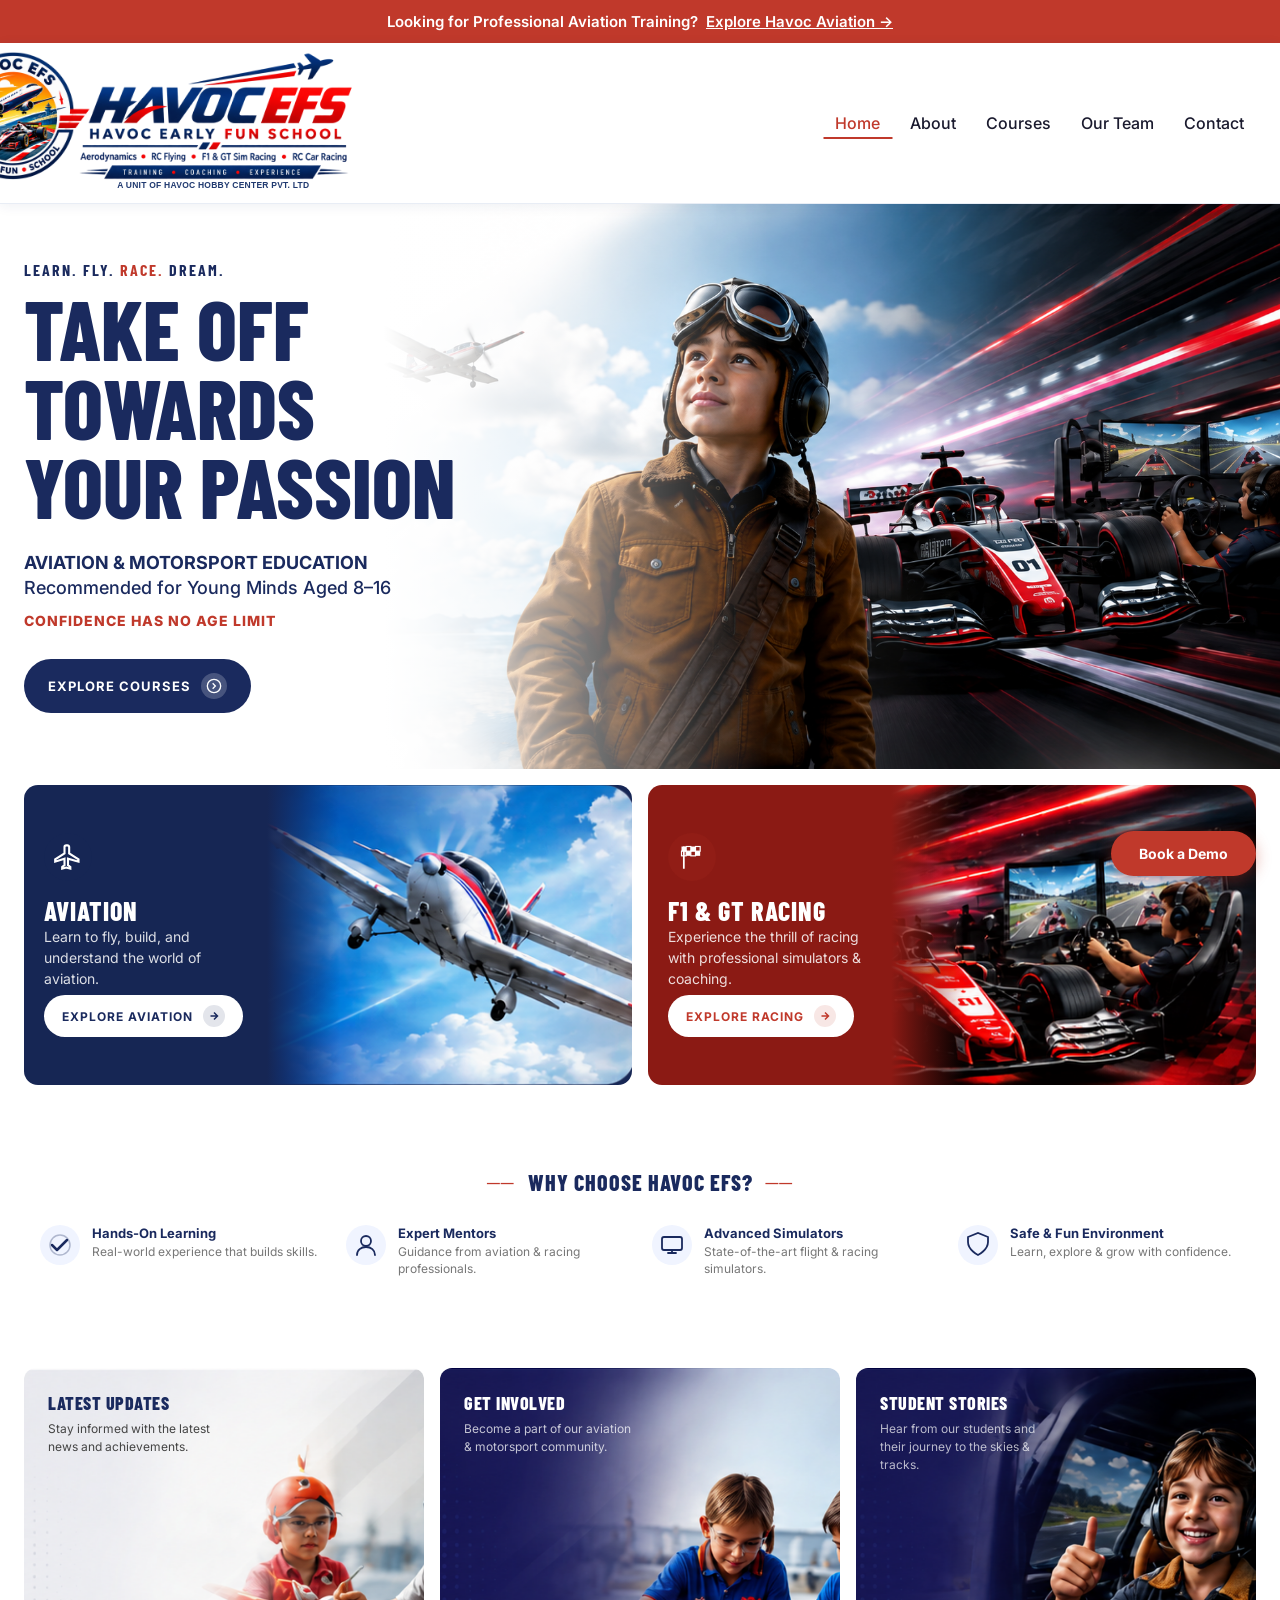
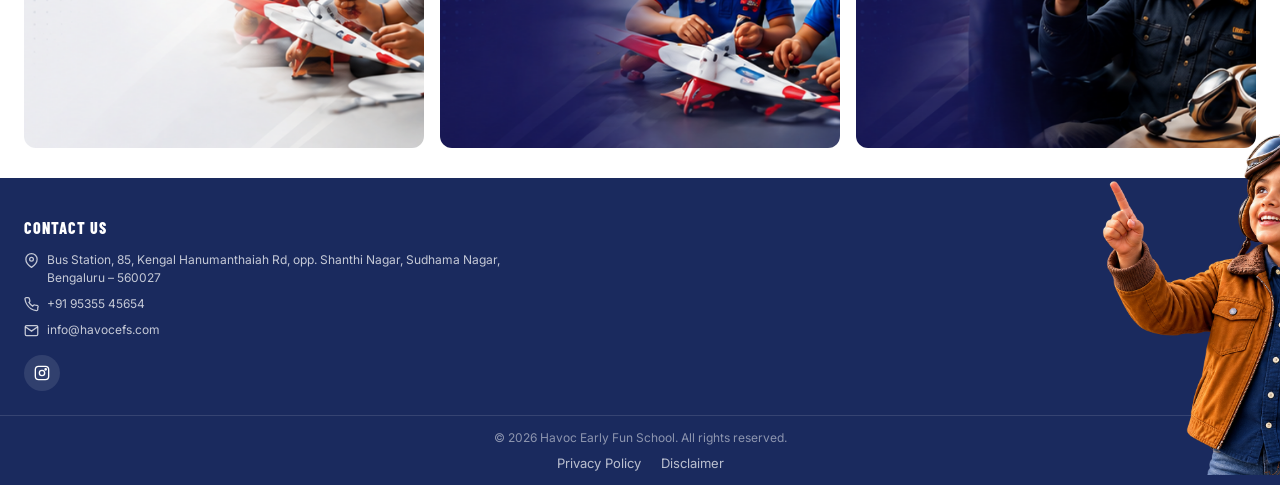
<file: index.html>
<!DOCTYPE html>
<html lang="en">
<head>
  <meta charset="UTF-8" />
  <meta name="viewport" content="width=device-width, initial-scale=1.0" />
  <title>Havoc EFS – Havoc Early Fun School | Aviation & Motorsport for Kids</title>
  <meta name="description" content="Havoc Early Fun School – Aviation & Motorsport education for young minds aged 8–16. Learn aeromodelling, RC flying, F1 & GT sim racing with expert mentors." />
  <meta name="darkreader-lock" />
  <meta name="color-scheme" content="light dark" />
  <meta name="supported-color-schemes" content="light dark" />
  <link rel="preconnect" href="https://fonts.googleapis.com" />
  <link rel="preconnect" href="https://fonts.gstatic.com" crossorigin />
  <link href="https://fonts.googleapis.com/css2?family=Inter:wght@400;500;600;700;800;900&family=Barlow+Condensed:ital,wght@0,600;0,700;0,800;1,800&display=swap" rel="stylesheet" />
  <link rel="stylesheet" href="style.css" />
</head>
<body>

  <!-- ANNOUNCEMENT BAR -->
  <a href="https://havocaviation.in/" class="announcement-bar" target="_blank" rel="noopener noreferrer">
    Looking for Professional Aviation Training? <span>Explore Havoc Aviation &rarr;</span>
  </a>

  <!-- NAVBAR -->
  <header class="navbar">
    <div class="nav-inner">
      <div class="nav-logo">
        <a href="/" id="logo-link" class="nav-logo-group">
          <img src="assets/home-page/logo.svg" alt="Havoc EFS – Havoc Early Fun School" class="nav-logo-img" />
        </a>
      </div>
      <div class="nav-right" style="display: flex; align-items: center;">
        <nav class="nav-links">
          <a href="/" class="nav-link active" id="nav-home">Home</a>
          <a href="/about" class="nav-link" id="nav-about">About</a>
          <a href="/courses" class="nav-link" id="nav-courses">Courses</a>
          <a href="/team" class="nav-link" id="nav-team">Our Team</a>
          <a href="/contact" class="nav-link" id="nav-contact">Contact</a>
        </nav>
        <button class="mobile-menu-btn" id="mobile-menu-btn" aria-label="Toggle Menu">
          <svg width="24" height="24" viewBox="0 0 24 24" fill="none" stroke="currentColor" stroke-width="2"><line x1="3" y1="12" x2="21" y2="12"/><line x1="3" y1="6" x2="21" y2="6"/><line x1="3" y1="18" x2="21" y2="18"/></svg>
        </button>
      </div>
    </div>
  </header>

  <!-- HERO -->
  <section class="hero" id="hero">
    <div class="bg-img-container right-align">
      <img src="assets/home-page/home-page_img1.png" alt="Havoc Hero Background">
      <div class="bg-img-overlay hero-gradient"></div>
    </div>
    <div class="hero-left">
      <p class="hero-tagline">LEARN. <span class="navy">FLY.</span> <span class="red">RACE.</span> DREAM.</p>
      <h1 class="hero-title">TAKE OFF TOWARDS<br>YOUR PASSION</h1>
      <p class="hero-sub" style="font-weight: 700; color: var(--navy); margin-bottom: 12px; line-height: 1.4;">
        AVIATION &amp; MOTORSPORT EDUCATION<br>
        <span style="font-weight: 500;">Recommended for Young Minds Aged 8–16</span>
      </p>
      <div style="color: var(--red); font-size: 14px; font-weight: 800; letter-spacing: 1px; margin-bottom: 30px;">
        CONFIDENCE HAS NO AGE LIMIT
      </div>
      <div class="hero-btns">
        <a href="/courses" class="btn-primary" id="btn-explore-courses">
          EXPLORE COURSES
          <span class="btn-icon-wrap"><svg width="16" height="16" viewBox="0 0 24 24" fill="none" stroke="currentColor" stroke-width="2"><circle cx="12" cy="12" r="10"/><path d="M10 8l4 4-4 4"/></svg></span>
        </a>
      </div>
    </div>
  </section>

  <!-- CARDS -->
  <section class="cards-section">
    <div class="card-aviation">
      <div class="card-left-content">
        <div class="card-icon-wrap blue-icon">
          <svg width="28" height="28" viewBox="0 0 24 24" fill="none" stroke="white" stroke-width="1.8">
            <path d="M21 16v-2l-8-5V3.5A1.5 1.5 0 0 0 11.5 2h-1A1.5 1.5 0 0 0 9 3.5V9l-8 5v2l8-2.5V19l-2 1.5V22l3.5-1 3.5 1v-1.5L12 19v-5.5z"/>
          </svg>
        </div>
        <div class="card-text">
          <h2 class="card-title">AVIATION</h2>
          <p class="card-desc">Learn to fly, build, and<br>understand the world of aviation.</p>
          <a href="/courses" class="btn-card-white" id="btn-explore-aviation">
            EXPLORE AVIATION
            <span class="btn-arrow-wrap"><svg width="12" height="12" viewBox="0 0 24 24" fill="none" stroke="#1a2a5e" stroke-width="3"><path d="M5 12h14M12 5l7 7-7 7"/></svg></span>
          </a>
        </div>
      </div>
      <div class="card-image-panel">
        <img src="assets/home-page/aviation.png" class="card-bg-img" alt="Aviation Background">
      </div>
    </div>
    <div class="card-racing">
      <div class="card-left-content">
        <div class="card-icon-wrap red-icon">
          <svg width="28" height="28" viewBox="0 0 24 24" fill="white">
            <rect x="3" y="3" width="4" height="4" fill="white"/>
            <rect x="7" y="3" width="4" height="4" fill="none" stroke="white" stroke-width="1"/>
            <rect x="11" y="3" width="4" height="4" fill="white"/>
            <rect x="15" y="3" width="4" height="4" fill="none" stroke="white" stroke-width="1"/>
            <rect x="3" y="7" width="4" height="4" fill="none" stroke="white" stroke-width="1"/>
            <rect x="7" y="7" width="4" height="4" fill="white"/>
            <rect x="11" y="7" width="4" height="4" fill="none" stroke="white" stroke-width="1"/>
            <rect x="15" y="7" width="4" height="4" fill="white"/>
            <line x1="5" y1="3" x2="5" y2="22" stroke="white" stroke-width="1.5"/>
          </svg>
        </div>
        <div class="card-text">
          <h2 class="card-title">F1 &amp; GT RACING</h2>
          <p class="card-desc">Experience the thrill of racing<br>with professional simulators &amp;<br>coaching.</p>
          <a href="/courses" class="btn-card-red" id="btn-explore-racing">
            EXPLORE RACING
            <span class="btn-arrow-wrap red-arrow"><svg width="12" height="12" viewBox="0 0 24 24" fill="none" stroke="#c0392b" stroke-width="3"><path d="M5 12h14M12 5l7 7-7 7"/></svg></span>
          </a>
        </div>
      </div>
      <div class="card-image-panel">
        <img src="assets/home-page/f1.png" class="card-bg-img" alt="F1 Racing Background">
      </div>
    </div>
  </section>

  <!-- WHY CHOOSE + EVENTS -->
  <section class="why-events-section">
    <div class="why-section">
      <h2 class="section-title">
        <span class="red-line">&#9472;&#9472;</span>
        &nbsp;WHY CHOOSE HAVOC EFS?&nbsp;
        <span class="red-line">&#9472;&#9472;</span>
      </h2>
      <div class="why-grid">
        <div class="why-item">
          <div class="why-icon">
            <svg width="40" height="40" viewBox="0 0 40 40" fill="none">
              <circle cx="20" cy="20" r="20" fill="#f0f4ff"/>
              <path d="M12 20l5 5 10-10" stroke="#1a2a5e" stroke-width="2.5" stroke-linecap="round" stroke-linejoin="round"/>
              <rect x="10" y="10" width="20" height="20" rx="10" fill="none" stroke="#1a2a5e" stroke-width="1.5" opacity="0.3"/>
            </svg>
          </div>
          <div class="why-text">
            <strong>Hands-On Learning</strong>
            <p>Real-world experience that builds skills.</p>
          </div>
        </div>
        <div class="why-item">
          <div class="why-icon">
            <svg width="40" height="40" viewBox="0 0 40 40" fill="none">
              <circle cx="20" cy="20" r="20" fill="#f0f4ff"/>
              <circle cx="20" cy="16" r="5" stroke="#1a2a5e" stroke-width="1.8" fill="none"/>
              <path d="M11 30c0-5 4-8 9-8s9 3 9 8" stroke="#1a2a5e" stroke-width="1.8" fill="none" stroke-linecap="round"/>
            </svg>
          </div>
          <div class="why-text">
            <strong>Expert Mentors</strong>
            <p>Guidance from aviation &amp; racing professionals.</p>
          </div>
        </div>
        <div class="why-item">
          <div class="why-icon">
            <svg width="40" height="40" viewBox="0 0 40 40" fill="none">
              <circle cx="20" cy="20" r="20" fill="#f0f4ff"/>
              <rect x="10" y="12" width="20" height="13" rx="2" stroke="#1a2a5e" stroke-width="1.8" fill="none"/>
              <path d="M16 28h8M20 25v3" stroke="#1a2a5e" stroke-width="1.8" stroke-linecap="round"/>
            </svg>
          </div>
          <div class="why-text">
            <strong>Advanced Simulators</strong>
            <p>State-of-the-art flight &amp; racing simulators.</p>
          </div>
        </div>
        <div class="why-item">
          <div class="why-icon">
            <svg width="40" height="40" viewBox="0 0 40 40" fill="none">
              <circle cx="20" cy="20" r="20" fill="#f0f4ff"/>
              <path d="M20 30s10-5 10-13V12l-10-4-10 4v5c0 8 10 13 10 13z" stroke="#1a2a5e" stroke-width="1.8" fill="none"/>
            </svg>
          </div>
          <div class="why-text">
            <strong>Safe &amp; Fun Environment</strong>
            <p>Learn, explore &amp; grow with confidence.</p>
          </div>
        </div>
      </div>
    </div>

  </section>



  <!-- BOTTOM 3 CARDS -->
  <section class="bottom-cards-section">
    <div class="bottom-card bc-updates" style="background-image: url('assets/home-page/updates.png'); background-size: cover; background-position: center;">
      <div class="bc-text">
        <h3>LATEST UPDATES</h3>
        <p>Stay informed with the latest news and achievements.</p>
      </div>
    </div>
    <div class="bottom-card bc-involved" style="background-image: url('assets/home-page/involved.png'); background-size: cover; background-position: center;">
      <div class="bc-text">
        <h3>GET INVOLVED</h3>
        <p>Become a part of our aviation &amp; motorsport community.</p>
      </div>
    </div>
    <div class="bottom-card bc-stories" style="background-image: url('assets/home-page/stories.png'); background-size: cover; background-position: center;">
      <div class="bc-text">
        <h3>STUDENT STORIES</h3>
        <p>Hear from our students and their journey to the skies &amp; tracks.</p>
      </div>
    </div>
  </section>

  <!-- FOOTER -->
  <footer class="site-footer">
    <div class="footer-top">
      <div class="footer-contact">
        <h4>CONTACT US</h4>
        <div class="contact-row">
          <svg width="15" height="15" viewBox="0 0 24 24" fill="none" stroke="currentColor" stroke-width="2"><path d="M21 10c0 7-9 13-9 13S3 17 3 10a9 9 0 0 1 18 0z"/><circle cx="12" cy="10" r="3"/></svg>
          <span>Bus Station, 85, Kengal Hanumanthaiah Rd, opp. Shanthi Nagar, Sudhama Nagar, Bengaluru – 560027</span>
        </div>
        <div class="contact-row">
          <svg width="15" height="15" viewBox="0 0 24 24" fill="none" stroke="currentColor" stroke-width="2"><path d="M22 16.92v3a2 2 0 0 1-2.18 2 19.79 19.79 0 0 1-8.63-3.07A19.5 19.5 0 0 1 4.69 12 19.79 19.79 0 0 1 1.61 3.38 2 2 0 0 1 3.59 1h3a2 2 0 0 1 2 1.72c.127.96.361 1.903.7 2.81a2 2 0 0 1-.45 2.11L7.91 8.56a16 16 0 0 0 6 6l1.27-1.27a2 2 0 0 1 2.11-.45c.907.339 1.85.573 2.81.7A2 2 0 0 1 22 16.92z"/></svg>
          <span>+91 95355 45654</span>
        </div>
        <div class="contact-row">
          <svg width="15" height="15" viewBox="0 0 24 24" fill="none" stroke="currentColor" stroke-width="2"><path d="M4 4h16c1.1 0 2 .9 2 2v12c0 1.1-.9 2-2 2H4c-1.1 0-2-.9-2-2V6c0-1.1.9-2 2-2z"/><polyline points="22,6 12,13 2,6"/></svg>
          <span>info@havocefs.com</span>
        </div>
        <div class="social-links">
          <a href="#" class="social-icon" id="social-ig" aria-label="Instagram"><svg width="16" height="16" viewBox="0 0 24 24" fill="none" stroke="currentColor" stroke-width="2"><rect x="2" y="2" width="20" height="20" rx="5" ry="5"/><circle cx="12" cy="12" r="4"/><circle cx="17.5" cy="6.5" r="1" fill="currentColor"/></svg></a>
        </div>
      </div>


      <div class="footer-kid">
        <img src="assets/home-page/boy-corner.png" alt="Young pilot" />
      </div>
    </div>

    <div class="footer-bottom">
      <p>© 2026 Havoc Early Fun School. All rights reserved.</p>
      <div class="footer-legal-links" style="margin-top: 10px; display: flex; justify-content: center; gap: 20px;">
        <a href="/privacy-policy" style="color: rgba(255,255,255,0.7); text-decoration: none; font-size: 13px;">Privacy Policy</a>
        <a href="/disclaimer" style="color: rgba(255,255,255,0.7); text-decoration: none; font-size: 13px;">Disclaimer</a>
      </div>
    </div>
  </footer>

  <script src="script.js"></script>

  <a href="https://havocsim.in/book" class="floating-demo-btn">
    Book a Demo
  </a>
</body>
</html>
</file>
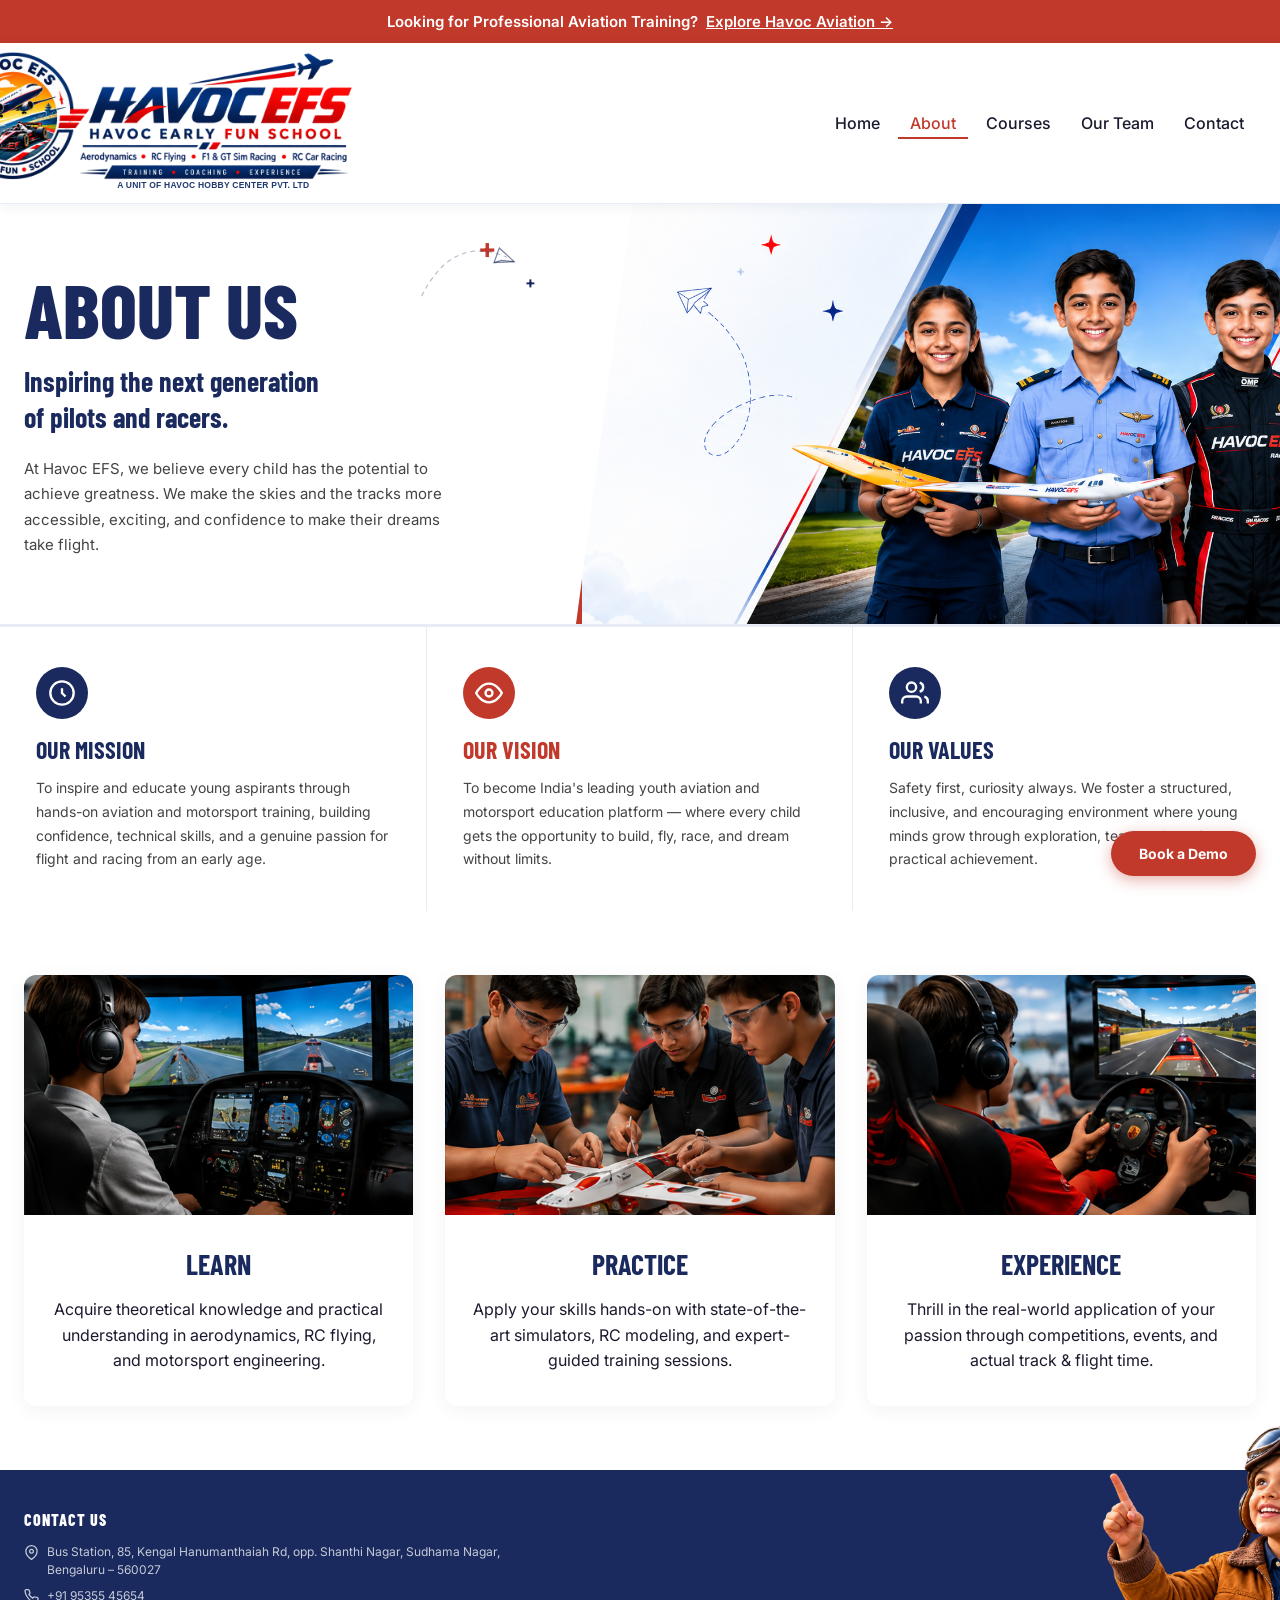
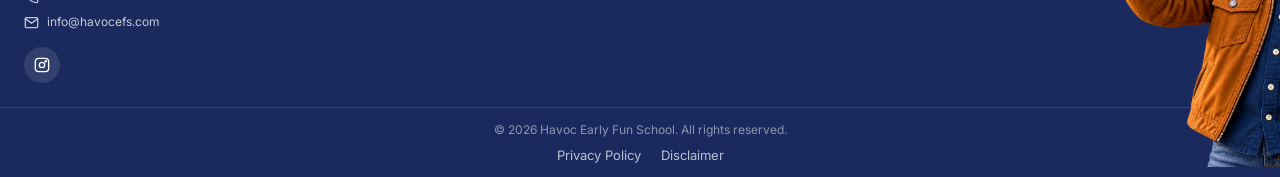
<file: about.html>
<!DOCTYPE html>
<html lang="en">
<head>
  <meta charset="UTF-8" />
  <meta name="viewport" content="width=device-width, initial-scale=1.0" />
  <title>About Us – Havoc EFS | Havoc Early Fun School</title>
  <meta name="description" content="About Havoc Early Fun School – Inspiring the next generation of pilots and racers. Aviation, RC flying & F1 sim racing education for kids aged 8–16." />
  <meta name="darkreader-lock" />
  <meta name="color-scheme" content="light dark" />
  <meta name="supported-color-schemes" content="light dark" />
  <link rel="preconnect" href="https://fonts.googleapis.com" />
  <link rel="preconnect" href="https://fonts.gstatic.com" crossorigin />
  <link href="https://fonts.googleapis.com/css2?family=Inter:wght@400;500;600;700;800;900&family=Barlow+Condensed:ital,wght@0,600;0,700;0,800;1,800&display=swap" rel="stylesheet" />
  <link rel="stylesheet" href="style.css" />
</head>
<body>

  <!-- ANNOUNCEMENT BAR -->
  <a href="https://havocaviation.in/" class="announcement-bar" target="_blank" rel="noopener noreferrer">
    Looking for Professional Aviation Training? <span>Explore Havoc Aviation &rarr;</span>
  </a>

  <!-- NAVBAR -->
  <header class="navbar">
    <div class="nav-inner">
      <div class="nav-logo">
        <a href="/" id="logo-link" class="nav-logo-group">
          <img src="assets/home-page/logo.svg" alt="Havoc EFS – Havoc Early Fun School" class="nav-logo-img" />
        </a>
      </div>
      <div class="nav-right" style="display: flex; align-items: center;">
        <nav class="nav-links">
        <a href="/" class="nav-link" id="nav-home">Home</a>
        <a href="/about" class="nav-link active" id="nav-about">About</a>
        <a href="/courses" class="nav-link" id="nav-courses">Courses</a>
        <a href="/team" class="nav-link" id="nav-team">Our Team</a>
        <a href="/contact" class="nav-link" id="nav-contact">Contact</a>
      </nav>
        <button class="mobile-menu-btn" id="mobile-menu-btn" aria-label="Toggle Menu">
        <svg width="24" height="24" viewBox="0 0 24 24" fill="none" stroke="currentColor" stroke-width="2"><line x1="3" y1="12" x2="21" y2="12"/><line x1="3" y1="6" x2="21" y2="6"/><line x1="3" y1="18" x2="21" y2="18"/></svg>
      </button>
      </div>
    </div>
  </header>

  <!-- ABOUT HERO – Split layout -->
  <section class="about-split-hero">
    <!-- Left: Text -->
    <div class="about-split-left">
      <!-- Decorative elements -->
      <div class="about-decor-plus about-decor-plus-1">+</div>
      <div class="about-decor-plus about-decor-plus-2">+</div>
      <div class="about-decor-plane">
        <svg width="140" height="90" viewBox="0 0 180 110" fill="none">
          <path d="M20 90 Q 60 10, 130 40" stroke="#1a2a5e" stroke-width="1.5" stroke-dasharray="6 5" fill="none" opacity="0.3"/>
          <!-- Paper plane -->
          <g transform="translate(120, 28) rotate(20)">
            <path d="M0 0 L24 10 L0 20 Z" fill="none" stroke="#1a2a5e" stroke-width="1.5" opacity="0.6"/>
            <path d="M0 20 L8 14 L24 10" fill="none" stroke="#1a2a5e" stroke-width="1.5" opacity="0.6"/>
          </g>
        </svg>
      </div>

      <h1 class="about-split-title">ABOUT US</h1>
      <p class="about-split-subtitle">Inspiring the next generation<br>of pilots and racers.</p>
      <p class="about-split-body">At Havoc EFS, we believe every child has the potential to achieve greatness. We make the skies and the tracks more accessible, exciting, and confidence to make their dreams take flight.</p>
    </div>

    <!-- Right: Image with diagonal clip -->
    <div class="about-split-right">
      <img src="assets/about-page/about-page-main.png" alt="Havoc EFS Kids" class="about-split-img" />
      <div class="about-split-red-bar"></div>
    </div>
  </section>

  <!-- MISSION & VISION -->
  <section class="about-mv-section">
    <div class="about-mv-card">
      <div class="about-mv-icon navy-bg">
        <svg width="28" height="28" viewBox="0 0 24 24" fill="none" stroke="#fff" stroke-width="2"><circle cx="12" cy="12" r="10"/><path d="M12 8v4l3 3"/></svg>
      </div>
      <h3 class="about-mv-title">OUR MISSION</h3>
      <p class="about-mv-text">To inspire and educate young aspirants through hands-on aviation and motorsport training, building confidence, technical skills, and a genuine passion for flight and racing from an early age.</p>
    </div>

    <div class="about-mv-card">
      <div class="about-mv-icon red-bg">
        <svg width="28" height="28" viewBox="0 0 24 24" fill="none" stroke="#fff" stroke-width="2"><path d="M1 12s4-8 11-8 11 8 11 8-4 8-11 8-11-8-11-8z"/><circle cx="12" cy="12" r="3"/></svg>
      </div>
      <h3 class="about-mv-title red-text">OUR VISION</h3>
      <p class="about-mv-text">To become India's leading youth aviation and motorsport education platform — where every child gets the opportunity to build, fly, race, and dream without limits.</p>
    </div>

    <div class="about-mv-card">
      <div class="about-mv-icon navy-bg">
        <svg width="28" height="28" viewBox="0 0 24 24" fill="none" stroke="#fff" stroke-width="2"><path d="M17 21v-2a4 4 0 0 0-4-4H5a4 4 0 0 0-4 4v2"/><circle cx="9" cy="7" r="4"/><path d="M23 21v-2a4 4 0 0 0-3-3.87"/><path d="M16 3.13a4 4 0 0 1 0 7.75"/></svg>
      </div>
      <h3 class="about-mv-title">OUR VALUES</h3>
      <p class="about-mv-text">Safety first, curiosity always. We foster a structured, inclusive, and encouraging environment where young minds grow through exploration, teamwork, and practical achievement.</p>
    </div>
  </section>

  <!-- PILLARS -->
  <section class="about-pillars">
    <div class="pillar-card">
      <div class="pillar-img-wrap">
        <img src="assets/about-page/learn.png" alt="Learn" />
      </div>
      <div class="pillar-text">
        <h3>LEARN</h3>
        <p>Acquire theoretical knowledge and practical understanding in aerodynamics, RC flying, and motorsport engineering.</p>
      </div>
    </div>
    
    <div class="pillar-card">
      <div class="pillar-img-wrap">
        <img src="assets/about-page/practice.png" alt="Practice" />
      </div>
      <div class="pillar-text">
        <h3>PRACTICE</h3>
        <p>Apply your skills hands-on with state-of-the-art simulators, RC modeling, and expert-guided training sessions.</p>
      </div>
    </div>
    
    <div class="pillar-card">
      <div class="pillar-img-wrap">
        <img src="assets/about-page/experience.png" alt="Experience" />
      </div>
      <div class="pillar-text">
        <h3>EXPERIENCE</h3>
        <p>Thrill in the real-world application of your passion through competitions, events, and actual track &amp; flight time.</p>
      </div>
    </div>
  </section>

  <!-- FOOTER -->
  <footer class="site-footer">
    <div class="footer-top">
      <div class="footer-contact">
        <h4>CONTACT US</h4>
        <div class="contact-row">
          <svg width="15" height="15" viewBox="0 0 24 24" fill="none" stroke="currentColor" stroke-width="2"><path d="M21 10c0 7-9 13-9 13S3 17 3 10a9 9 0 0 1 18 0z"/><circle cx="12" cy="10" r="3"/></svg>
          <span>Bus Station, 85, Kengal Hanumanthaiah Rd, opp. Shanthi Nagar, Sudhama Nagar, Bengaluru – 560027</span>
        </div>
        <div class="contact-row">
          <svg width="15" height="15" viewBox="0 0 24 24" fill="none" stroke="currentColor" stroke-width="2"><path d="M22 16.92v3a2 2 0 0 1-2.18 2 19.79 19.79 0 0 1-8.63-3.07A19.5 19.5 0 0 1 4.69 12 19.79 19.79 0 0 1 1.61 3.38 2 2 0 0 1 3.59 1h3a2 2 0 0 1 2 1.72c.127.96.361 1.903.7 2.81a2 2 0 0 1-.45 2.11L7.91 8.56a16 16 0 0 0 6 6l1.27-1.27a2 2 0 0 1 2.11-.45c.907.339 1.85.573 2.81.7A2 2 0 0 1 22 16.92z"/></svg>
          <span>+91 95355 45654</span>
        </div>
        <div class="contact-row">
          <svg width="15" height="15" viewBox="0 0 24 24" fill="none" stroke="currentColor" stroke-width="2"><path d="M4 4h16c1.1 0 2 .9 2 2v12c0 1.1-.9 2-2 2H4c-1.1 0-2-.9-2-2V6c0-1.1.9-2 2-2z"/><polyline points="22,6 12,13 2,6"/></svg>
          <span>info@havocefs.com</span>
        </div>
        <div class="social-links">
          <a href="#" class="social-icon" id="social-ig" aria-label="Instagram"><svg width="16" height="16" viewBox="0 0 24 24" fill="none" stroke="currentColor" stroke-width="2"><rect x="2" y="2" width="20" height="20" rx="5" ry="5"/><circle cx="12" cy="12" r="4"/><circle cx="17.5" cy="6.5" r="1" fill="currentColor"/></svg></a>
        </div>
      </div>

      <div class="footer-kid">
        <img src="assets/home-page/boy-corner.png" alt="Young pilot" />
      </div>
    </div>

    <div class="footer-bottom">
      <p>© 2026 Havoc Early Fun School. All rights reserved.</p>
      <div class="footer-legal-links" style="margin-top: 10px; display: flex; justify-content: center; gap: 20px;">
        <a href="/privacy-policy" style="color: rgba(255,255,255,0.7); text-decoration: none; font-size: 13px;">Privacy Policy</a>
        <a href="/disclaimer" style="color: rgba(255,255,255,0.7); text-decoration: none; font-size: 13px;">Disclaimer</a>
      </div>
    </div>
  </footer>

  <script src="script.js"></script>

  <a href="https://havocsim.in/book" class="floating-demo-btn">
    Book a Demo
  </a>
</body>
</html>
</file>
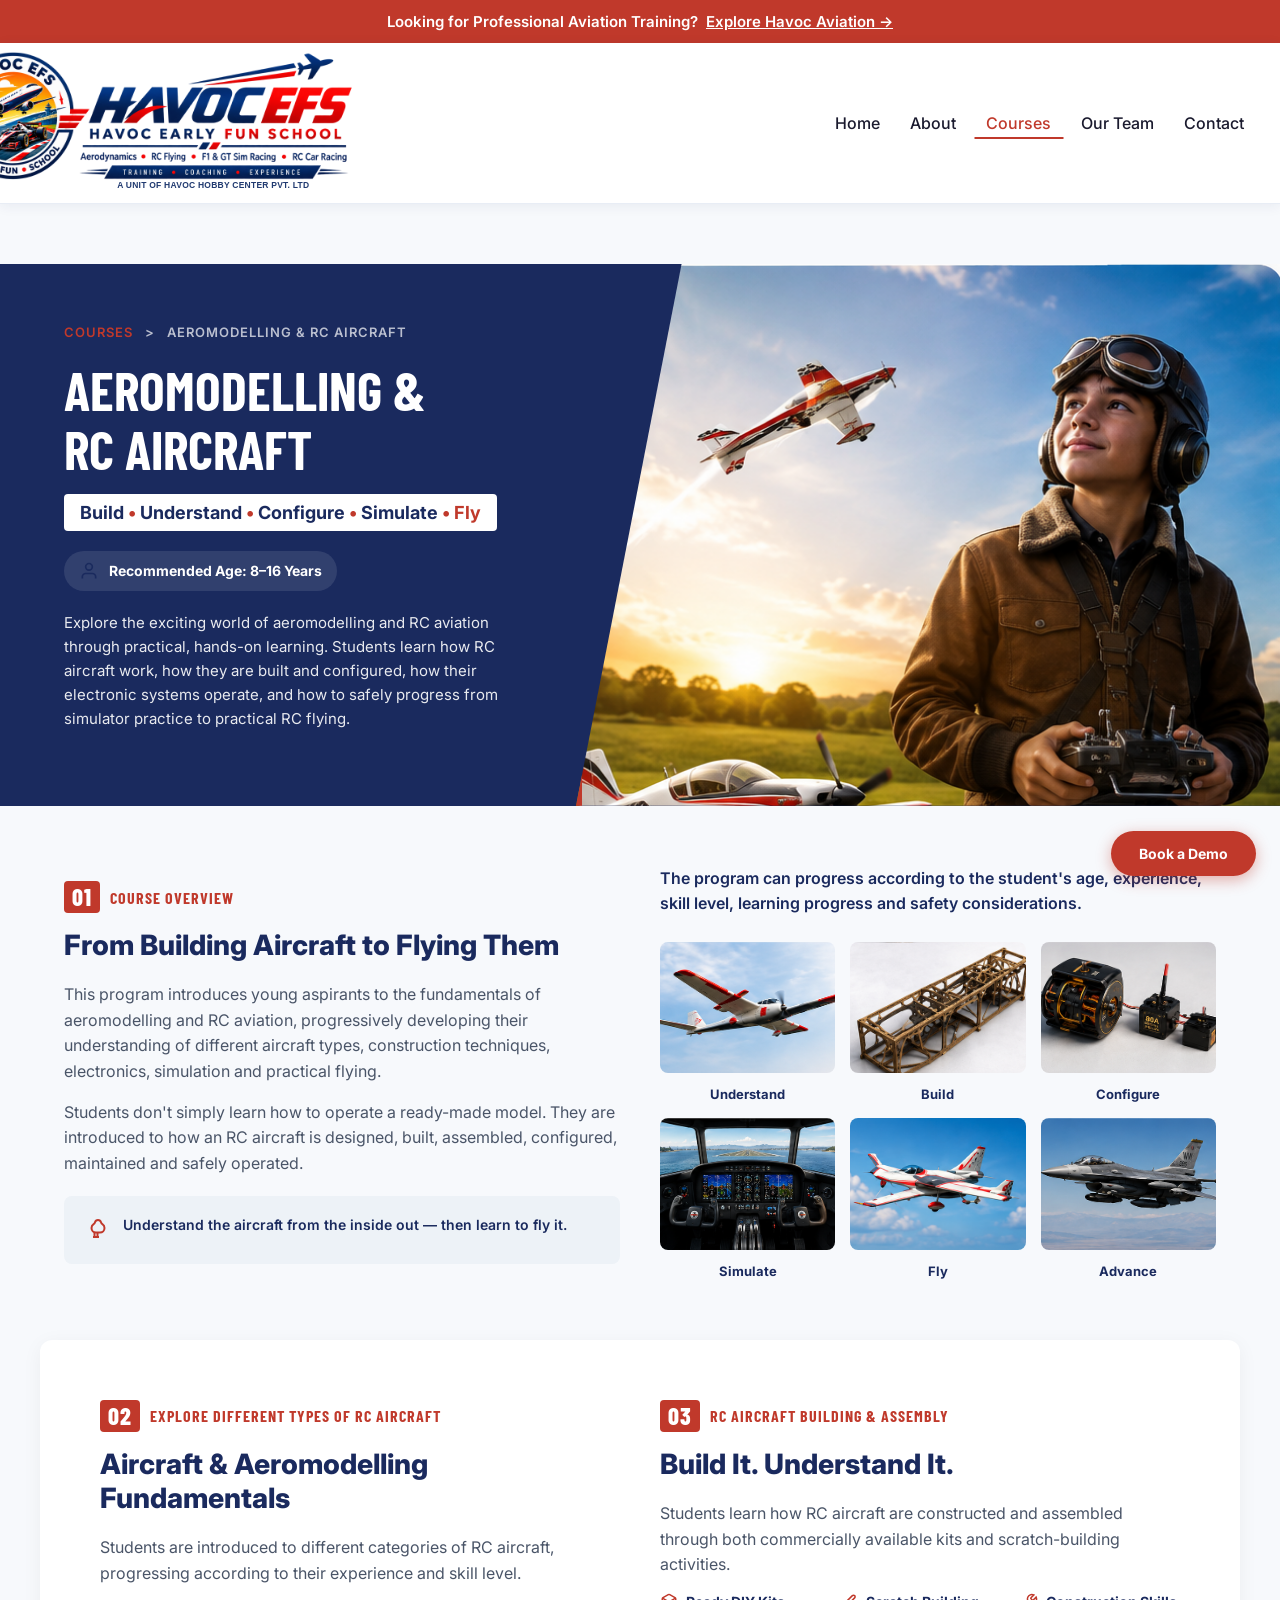
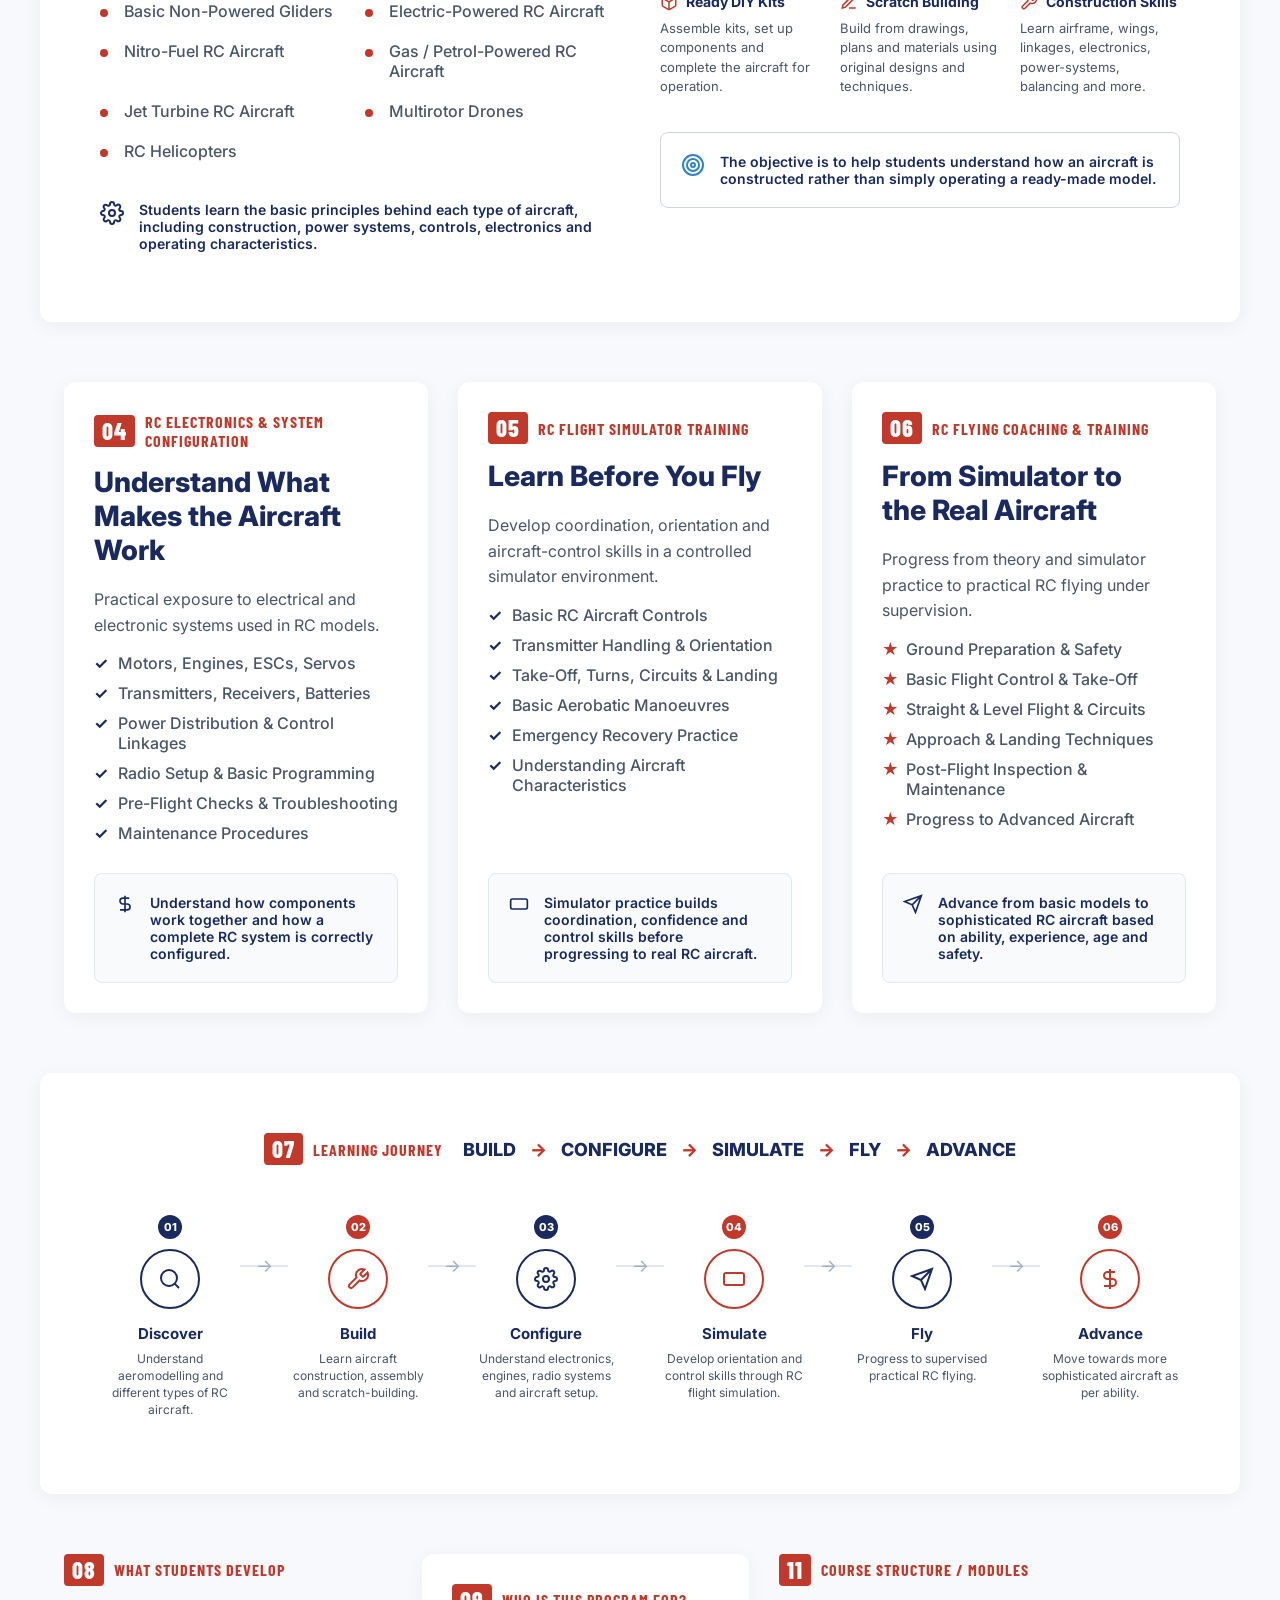
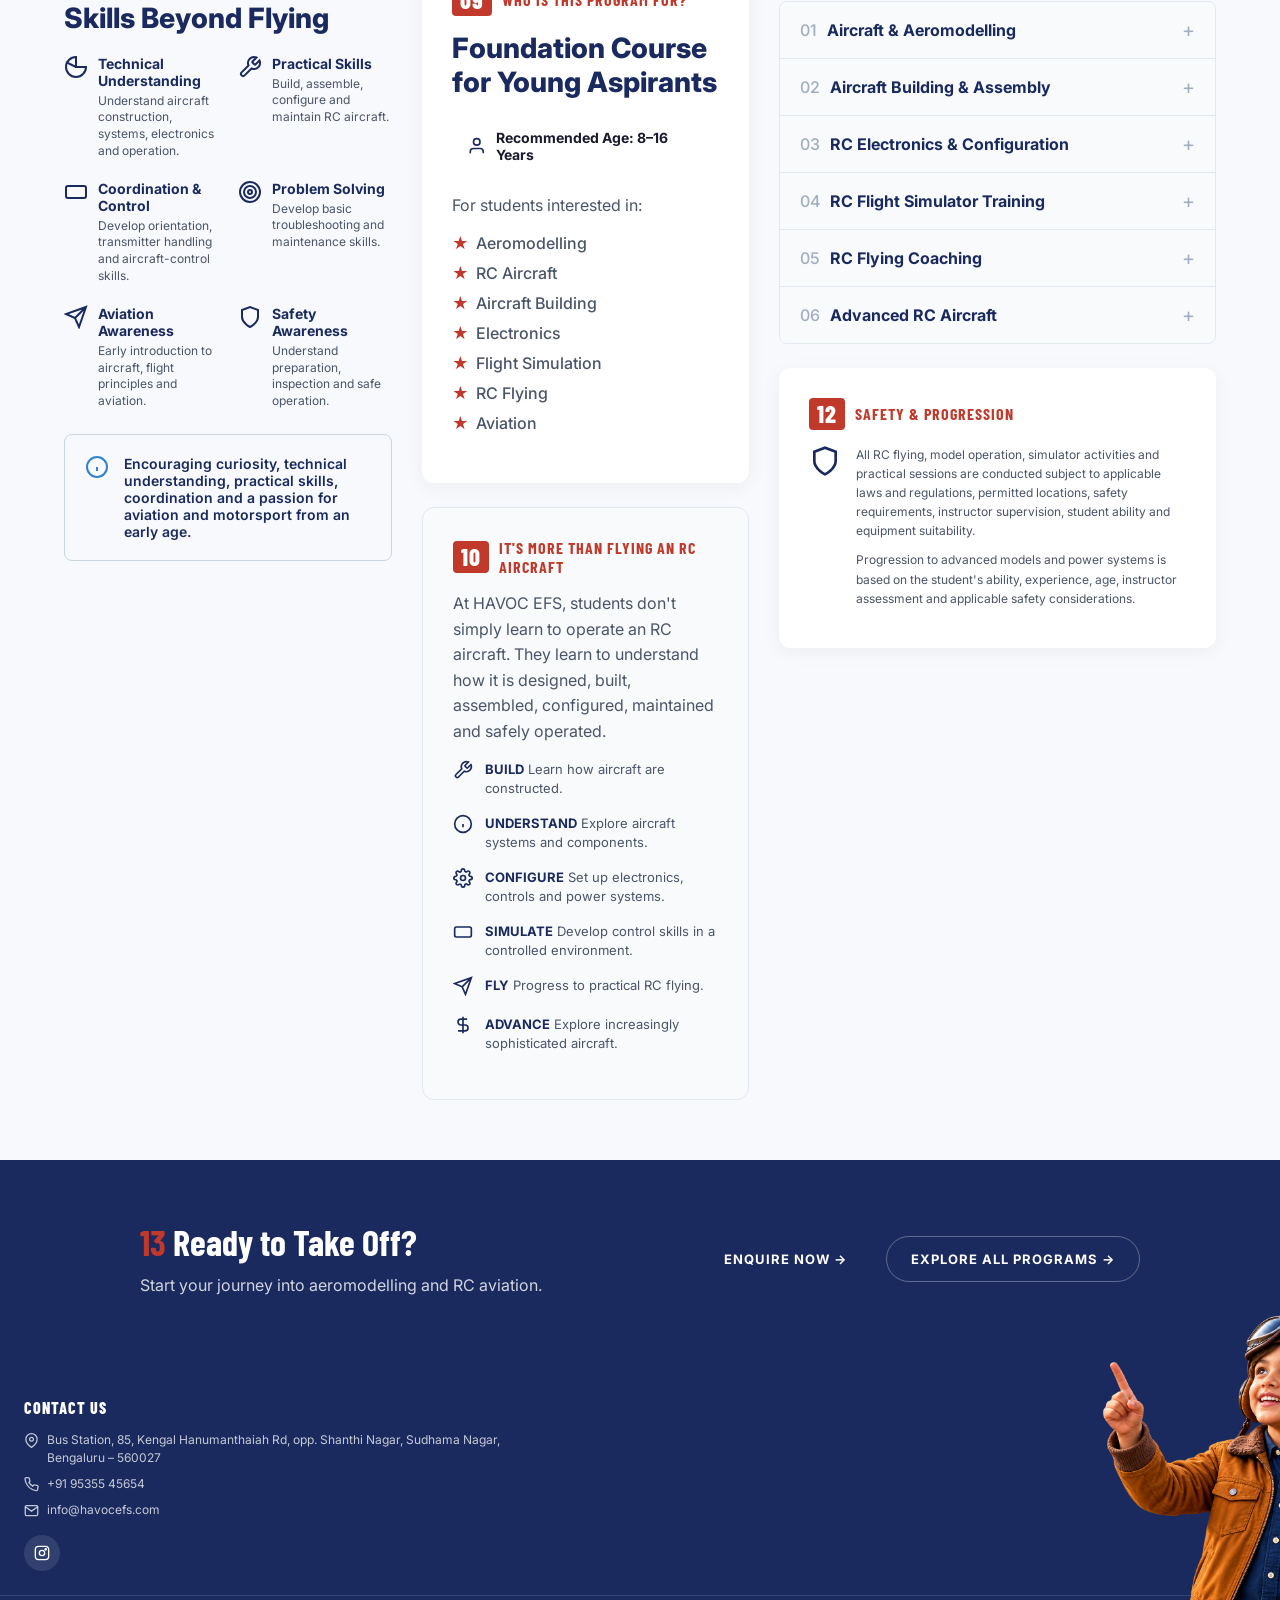
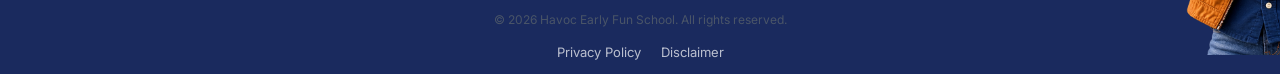
<file: aeromodelling.html>
<!DOCTYPE html>
<html lang="en">
<head>
  <meta charset="UTF-8" />
  <meta name="viewport" content="width=device-width, initial-scale=1.0" />
  <title>Aeromodelling & RC Aircraft | Havoc EFS</title>
  <meta name="description" content="Explore the exciting world of aeromodelling and RC aviation through practical, hands-on learning." />
  <meta name="darkreader-lock" />
  <meta name="color-scheme" content="light dark" />
  <meta name="supported-color-schemes" content="light dark" />
  <link rel="preconnect" href="https://fonts.googleapis.com" />
  <link rel="preconnect" href="https://fonts.gstatic.com" crossorigin />
  <link href="https://fonts.googleapis.com/css2?family=Inter:wght@400;500;600;700;800;900&family=Barlow+Condensed:ital,wght@0,600;0,700;0,800;1,800&display=swap" rel="stylesheet" />
  <link rel="stylesheet" href="style.css" />
  <link rel="stylesheet" href="course-pages.css" />
</head>
<body class="course-page-body">

  <!-- ANNOUNCEMENT BAR -->
  <a href="https://havocaviation.in/" class="announcement-bar" target="_blank" rel="noopener noreferrer">
    Looking for Professional Aviation Training? <span>Explore Havoc Aviation &rarr;</span>
  </a>

  <!-- NAVBAR -->
  <header class="navbar">
    <div class="nav-inner">
      <div class="nav-logo">
        <a href="/" id="logo-link" class="nav-logo-group">
          <img src="assets/home-page/logo.svg" alt="Havoc EFS – Havoc Early Fun School" class="nav-logo-img" />
        </a>
      </div>
      <div class="nav-right" style="display: flex; align-items: center;">
        <nav class="nav-links">
        <a href="/" class="nav-link" id="nav-home">Home</a>
        <a href="/about" class="nav-link" id="nav-about">About</a>
        <a href="/courses" class="nav-link active" id="nav-courses">Courses</a>
        <a href="/team" class="nav-link" id="nav-team">Our Team</a>
        <a href="/contact" class="nav-link" id="nav-contact">Contact</a>
      </nav>
        <button class="mobile-menu-btn" id="mobile-menu-btn" aria-label="Toggle Menu">
        <svg width="24" height="24" viewBox="0 0 24 24" fill="none" stroke="currentColor" stroke-width="2"><line x1="3" y1="12" x2="21" y2="12"/><line x1="3" y1="6" x2="21" y2="6"/><line x1="3" y1="18" x2="21" y2="18"/></svg>
      </button>
      </div>
    </div>
  </header>

  <!-- HERO -->
  <section class="course-hero">
    <div class="course-hero-bg">
      <img src="assets/cources-page/aeromodeling.png" alt="Aeromodelling Hero Background">
    </div>
    <div class="course-hero-content">
      <div class="breadcrumbs">
        <a href="/courses">COURSES</a> <span class="sep">></span> <span>AEROMODELLING & RC AIRCRAFT</span>
      </div>
      <h1 class="course-hero-title">AEROMODELLING &<br>RC AIRCRAFT</h1>
      <h2 class="course-hero-subtitle">
        <span class="navy-text">Build</span> <span class="red-text">•</span> 
        <span class="navy-text">Understand</span> <span class="red-text">•</span> 
        <span class="navy-text">Configure</span> <span class="red-text">•</span> 
        <span class="navy-text">Simulate</span> <span class="red-text">•</span> 
        <span class="red-text">Fly</span>
      </h2>
      <div class="course-hero-age">
        <svg width="20" height="20" viewBox="0 0 24 24" fill="none" stroke="var(--navy)" stroke-width="2"><path d="M20 21v-2a4 4 0 0 0-4-4H8a4 4 0 0 0-4 4v2"/><circle cx="12" cy="7" r="4"/></svg>
        <strong>Recommended Age: 8–16 Years</strong>
      </div>
      <p class="course-hero-desc">
        Explore the exciting world of aeromodelling and RC aviation through practical, hands-on learning. Students learn how RC aircraft work, how they are built and configured, how their electronic systems operate, and how to safely progress from simulator practice to practical RC flying.
      </p>
    </div>
  </section>

  <!-- 01 OVERVIEW -->
  <section class="course-section overview-section">
    <div class="cs-left">
      <h3 class="cs-header"><span class="cs-num">01</span> COURSE OVERVIEW</h3>
      <h2 class="cs-title">From Building Aircraft to Flying Them</h2>
      <p>This program introduces young aspirants to the fundamentals of aeromodelling and RC aviation, progressively developing their understanding of different aircraft types, construction techniques, electronics, simulation and practical flying.</p>
      <p>Students don't simply learn how to operate a ready-made model. They are introduced to how an RC aircraft is designed, built, assembled, configured, maintained and safely operated.</p>
      
      <div class="info-box">
        <div class="ib-icon">
          <svg width="24" height="24" viewBox="0 0 24 24" fill="none" stroke="currentColor" stroke-width="2"><path d="M9 21h6"/><path d="M10.5 21v-4.5"/><path d="M13.5 21v-4.5"/><path d="M12 16.5c-2.5 0-4.5-2-4.5-4.5 0-1.6.8-3 2.1-3.8.7-.4 1.2-1.1 1.4-1.9.4-1.5 1.7-2.3 3-2.3s2.6.8 3 2.3c.2.8.7 1.5 1.4 1.9 1.3.8 2.1 2.2 2.1 3.8 0 2.5-2 4.5-4.5 4.5z"/></svg>
        </div>
        <div class="ib-text">Understand the aircraft from the inside out — then learn to fly it.</div>
      </div>
    </div>
    <div class="cs-right">
      <p class="cs-right-intro">The program can progress according to the student's age, experience, skill level, learning progress and safety considerations.</p>
      <div class="img-grid-2x3">
        <!-- Using placeholders for now -->
        <div class="ig-item"><div class="ig-img bg-understand"></div><span class="ig-label">Understand</span></div>
        <div class="ig-item"><div class="ig-img bg-build"></div><span class="ig-label">Build</span></div>
        <div class="ig-item"><div class="ig-img bg-configure"></div><span class="ig-label">Configure</span></div>
        <div class="ig-item"><div class="ig-img bg-simulate"></div><span class="ig-label">Simulate</span></div>
        <div class="ig-item"><div class="ig-img bg-fly"></div><span class="ig-label">Fly</span></div>
        <div class="ig-item"><div class="ig-img bg-advance"></div><span class="ig-label">Advance</span></div>
      </div>
    </div>
  </section>

  <!-- 02 & 03 SPLIT SECTION -->
  <section class="course-section split-2-col">
    <div class="col-left">
      <h3 class="cs-header"><span class="cs-num">02</span> EXPLORE DIFFERENT TYPES OF RC AIRCRAFT</h3>
      <h2 class="cs-title">Aircraft & Aeromodelling Fundamentals</h2>
      <p>Students are introduced to different categories of RC aircraft, progressing according to their experience and skill level.</p>
      <ul class="cs-list split-list">
        <li><span class="bullet"></span>Basic Non-Powered Gliders</li>
        <li><span class="bullet"></span>Electric-Powered RC Aircraft</li>
        <li><span class="bullet"></span>Nitro-Fuel RC Aircraft</li>
        <li><span class="bullet"></span>Gas / Petrol-Powered RC Aircraft</li>
        <li><span class="bullet"></span>Jet Turbine RC Aircraft</li>
        <li><span class="bullet"></span>Multirotor Drones</li>
        <li><span class="bullet"></span>RC Helicopters</li>
      </ul>
      <div class="info-box no-bg">
        <div class="ib-icon navy">
          <svg width="24" height="24" viewBox="0 0 24 24" fill="none" stroke="currentColor" stroke-width="2"><circle cx="12" cy="12" r="3"/><path d="M19.4 15a1.65 1.65 0 0 0 .33 1.82l.06.06a2 2 0 0 1 0 2.83 2 2 0 0 1-2.83 0l-.06-.06a1.65 1.65 0 0 0-1.82-.33 1.65 1.65 0 0 0-1 1.51V21a2 2 0 0 1-2 2 2 2 0 0 1-2-2v-.09A1.65 1.65 0 0 0 9 19.4a1.65 1.65 0 0 0-1.82.33l-.06.06a2 2 0 0 1-2.83 0 2 2 0 0 1 0-2.83l.06-.06a1.65 1.65 0 0 0 .33-1.82 1.65 1.65 0 0 0-1.51-1H3a2 2 0 0 1-2-2 2 2 0 0 1 2-2h.09A1.65 1.65 0 0 0 4.6 9a1.65 1.65 0 0 0-.33-1.82l-.06-.06a2 2 0 0 1 0-2.83 2 2 0 0 1 2.83 0l.06.06a1.65 1.65 0 0 0 1.82.33H9a1.65 1.65 0 0 0 1-1.51V3a2 2 0 0 1 2-2 2 2 0 0 1 2 2v.09a1.65 1.65 0 0 0 1 1.51 1.65 1.65 0 0 0 1.82-.33l.06-.06a2 2 0 0 1 2.83 0 2 2 0 0 1 0 2.83l-.06.06a1.65 1.65 0 0 0-.33 1.82V9a1.65 1.65 0 0 0 1.51 1H21a2 2 0 0 1 2 2 2 2 0 0 1-2 2h-.09a1.65 1.65 0 0 0-1.51 1z"/></svg>
        </div>
        <div class="ib-text">Students learn the basic principles behind each type of aircraft, including construction, power systems, controls, electronics and operating characteristics.</div>
      </div>
    </div>
    
    <div class="col-right">
      <h3 class="cs-header"><span class="cs-num">03</span> RC AIRCRAFT BUILDING & ASSEMBLY</h3>
      <h2 class="cs-title">Build It. Understand It.</h2>
      <p>Students learn how RC aircraft are constructed and assembled through both commercially available kits and scratch-building activities.</p>
      
      <div class="build-features-grid">
        <div class="bf-item">
          <h4 class="bf-title"><svg width="18" height="18" viewBox="0 0 24 24" fill="none" stroke="currentColor" stroke-width="2"><path d="M21 16V8a2 2 0 0 0-1-1.73l-7-4a2 2 0 0 0-2 0l-7 4A2 2 0 0 0 3 8v8a2 2 0 0 0 1 1.73l7 4a2 2 0 0 0 2 0l7-4A2 2 0 0 0 21 16z"/><polyline points="3.27 6.96 12 12.01 20.73 6.96"/><line x1="12" y1="22.08" x2="12" y2="12"/></svg> Ready DIY Kits</h4>
          <p>Assemble kits, set up components and complete the aircraft for operation.</p>
        </div>
        <div class="bf-item">
          <h4 class="bf-title"><svg width="18" height="18" viewBox="0 0 24 24" fill="none" stroke="currentColor" stroke-width="2"><path d="M12 20h9"/><path d="M16.5 3.5a2.121 2.121 0 0 1 3 3L7 19l-4 1 1-4L16.5 3.5z"/></svg> Scratch Building</h4>
          <p>Build from drawings, plans and materials using original designs and techniques.</p>
        </div>
        <div class="bf-item">
          <h4 class="bf-title"><svg width="18" height="18" viewBox="0 0 24 24" fill="none" stroke="currentColor" stroke-width="2"><path d="M14.7 6.3a1 1 0 0 0 0 1.4l1.6 1.6a1 1 0 0 0 1.4 0l3.77-3.77a6 6 0 0 1-7.94 7.94l-6.91 6.91a2.12 2.12 0 0 1-3-3l6.91-6.91a6 6 0 0 1 7.94-7.94l-3.76 3.76z"/></svg> Construction Skills</h4>
          <p>Learn airframe, wings, linkages, electronics, power-systems, balancing and more.</p>
        </div>
      </div>
      
      <div class="info-box box-outline">
        <div class="ib-icon target-icon">
          <svg width="24" height="24" viewBox="0 0 24 24" fill="none" stroke="currentColor" stroke-width="2"><circle cx="12" cy="12" r="10"/><circle cx="12" cy="12" r="6"/><circle cx="12" cy="12" r="2"/></svg>
        </div>
        <div class="ib-text">The objective is to help students understand how an aircraft is constructed rather than simply operating a ready-made model.</div>
      </div>
    </div>
  </section>

  <!-- 04, 05, 06 COLUMNS -->
  <section class="course-section col-3-layout">
    <div class="c3-item">
      <h3 class="cs-header"><span class="cs-num">04</span> RC ELECTRONICS & SYSTEM CONFIGURATION</h3>
      <h2 class="cs-title">Understand What Makes the Aircraft Work</h2>
      <p>Practical exposure to electrical and electronic systems used in RC models.</p>
      <ul class="cs-check-list">
        <li>Motors, Engines, ESCs, Servos</li>
        <li>Transmitters, Receivers, Batteries</li>
        <li>Power Distribution & Control Linkages</li>
        <li>Radio Setup & Basic Programming</li>
        <li>Pre-Flight Checks & Troubleshooting</li>
        <li>Maintenance Procedures</li>
      </ul>
      <div class="info-box box-grey">
        <div class="ib-icon navy"><svg width="20" height="20" viewBox="0 0 24 24" fill="none" stroke="currentColor" stroke-width="2"><path d="M12 2v20M17 5H9.5a3.5 3.5 0 0 0 0 7h5a3.5 3.5 0 0 1 0 7H6"/></svg></div>
        <div class="ib-text">Understand how components work together and how a complete RC system is correctly configured.</div>
      </div>
    </div>
    
    <div class="c3-item">
      <h3 class="cs-header"><span class="cs-num">05</span> RC FLIGHT SIMULATOR TRAINING</h3>
      <h2 class="cs-title">Learn Before You Fly</h2>
      <p>Develop coordination, orientation and aircraft-control skills in a controlled simulator environment.</p>
      <ul class="cs-check-list">
        <li>Basic RC Aircraft Controls</li>
        <li>Transmitter Handling & Orientation</li>
        <li>Take-Off, Turns, Circuits & Landing</li>
        <li>Basic Aerobatic Manoeuvres</li>
        <li>Emergency Recovery Practice</li>
        <li>Understanding Aircraft Characteristics</li>
      </ul>
      <div class="info-box box-grey">
        <div class="ib-icon navy"><svg width="20" height="20" viewBox="0 0 24 24" fill="none" stroke="currentColor" stroke-width="2"><rect x="2" y="6" width="20" height="12" rx="2" ry="2"/><path d="M12 12h.01M16 12h.01M8 12h.01"/></svg></div>
        <div class="ib-text">Simulator practice builds coordination, confidence and control skills before progressing to real RC aircraft.</div>
      </div>
    </div>
    
    <div class="c3-item">
      <h3 class="cs-header"><span class="cs-num">06</span> RC FLYING COACHING & TRAINING</h3>
      <h2 class="cs-title">From Simulator to<br>the Real Aircraft</h2>
      <p>Progress from theory and simulator practice to practical RC flying under supervision.</p>
      <ul class="cs-star-list">
        <li>Ground Preparation & Safety</li>
        <li>Basic Flight Control & Take-Off</li>
        <li>Straight & Level Flight & Circuits</li>
        <li>Approach & Landing Techniques</li>
        <li>Post-Flight Inspection & Maintenance</li>
        <li>Progress to Advanced Aircraft</li>
      </ul>
      <div class="info-box box-grey">
        <div class="ib-icon navy"><svg width="20" height="20" viewBox="0 0 24 24" fill="none" stroke="currentColor" stroke-width="2"><path d="M22 2 11 13M22 2l-7 20-4-9-9-4 20-7z"/></svg></div>
        <div class="ib-text">Advance from basic models to sophisticated RC aircraft based on ability, experience, age and safety.</div>
      </div>
    </div>
  </section>

  <!-- 07 LEARNING JOURNEY -->
  <section class="course-section journey-section">
    <div class="journey-header">
      <h3 class="cs-header"><span class="cs-num">07</span> LEARNING JOURNEY</h3>
      <div class="journey-steps-title">
        <span>BUILD</span> <span class="arr">→</span>
        <span>CONFIGURE</span> <span class="arr">→</span>
        <span>SIMULATE</span> <span class="arr">→</span>
        <span>FLY</span> <span class="arr">→</span>
        <span>ADVANCE</span>
      </div>
    </div>
    
    <div class="timeline">
      <div class="tl-step">
        <div class="tl-circle">01</div>
        <div class="tl-icon-circle"><svg width="24" height="24" viewBox="0 0 24 24" fill="none" stroke="currentColor" stroke-width="2"><circle cx="11" cy="11" r="8"/><line x1="21" y1="21" x2="16.65" y2="16.65"/></svg></div>
        <h4 class="tl-title">Discover</h4>
        <p class="tl-desc">Understand aeromodelling and different types of RC aircraft.</p>
      </div>
      <div class="tl-connector"></div>
      
      <div class="tl-step red">
        <div class="tl-circle">02</div>
        <div class="tl-icon-circle"><svg width="24" height="24" viewBox="0 0 24 24" fill="none" stroke="currentColor" stroke-width="2"><path d="M14.7 6.3a1 1 0 0 0 0 1.4l1.6 1.6a1 1 0 0 0 1.4 0l3.77-3.77a6 6 0 0 1-7.94 7.94l-6.91 6.91a2.12 2.12 0 0 1-3-3l6.91-6.91a6 6 0 0 1 7.94-7.94l-3.76 3.76z"/></svg></div>
        <h4 class="tl-title">Build</h4>
        <p class="tl-desc">Learn aircraft construction, assembly and scratch-building.</p>
      </div>
      <div class="tl-connector"></div>
      
      <div class="tl-step navy">
        <div class="tl-circle">03</div>
        <div class="tl-icon-circle"><svg width="24" height="24" viewBox="0 0 24 24" fill="none" stroke="currentColor" stroke-width="2"><circle cx="12" cy="12" r="3"/><path d="M19.4 15a1.65 1.65 0 0 0 .33 1.82l.06.06a2 2 0 0 1 0 2.83 2 2 0 0 1-2.83 0l-.06-.06a1.65 1.65 0 0 0-1.82-.33 1.65 1.65 0 0 0-1 1.51V21a2 2 0 0 1-2 2 2 2 0 0 1-2-2v-.09A1.65 1.65 0 0 0 9 19.4a1.65 1.65 0 0 0-1.82.33l-.06.06a2 2 0 0 1-2.83 0 2 2 0 0 1 0-2.83l.06-.06a1.65 1.65 0 0 0 .33-1.82 1.65 1.65 0 0 0-1.51-1H3a2 2 0 0 1-2-2 2 2 0 0 1 2-2h.09A1.65 1.65 0 0 0 4.6 9a1.65 1.65 0 0 0-.33-1.82l-.06-.06a2 2 0 0 1 0-2.83 2 2 0 0 1 2.83 0l.06.06a1.65 1.65 0 0 0 1.82.33H9a1.65 1.65 0 0 0 1-1.51V3a2 2 0 0 1 2-2 2 2 0 0 1 2 2v.09a1.65 1.65 0 0 0 1 1.51 1.65 1.65 0 0 0 1.82-.33l.06-.06a2 2 0 0 1 2.83 0 2 2 0 0 1 0 2.83l-.06.06a1.65 1.65 0 0 0-.33 1.82V9a1.65 1.65 0 0 0 1.51 1H21a2 2 0 0 1 2 2 2 2 0 0 1-2 2h-.09a1.65 1.65 0 0 0-1.51 1z"/></svg></div>
        <h4 class="tl-title">Configure</h4>
        <p class="tl-desc">Understand electronics, engines, radio systems and aircraft setup.</p>
      </div>
      <div class="tl-connector"></div>
      
      <div class="tl-step red">
        <div class="tl-circle">04</div>
        <div class="tl-icon-circle"><svg width="24" height="24" viewBox="0 0 24 24" fill="none" stroke="currentColor" stroke-width="2"><rect x="2" y="6" width="20" height="12" rx="2" ry="2"/><path d="M12 12h.01M16 12h.01M8 12h.01"/></svg></div>
        <h4 class="tl-title">Simulate</h4>
        <p class="tl-desc">Develop orientation and control skills through RC flight simulation.</p>
      </div>
      <div class="tl-connector"></div>
      
      <div class="tl-step navy">
        <div class="tl-circle">05</div>
        <div class="tl-icon-circle"><svg width="24" height="24" viewBox="0 0 24 24" fill="none" stroke="currentColor" stroke-width="2"><path d="M22 2 11 13M22 2l-7 20-4-9-9-4 20-7z"/></svg></div>
        <h4 class="tl-title">Fly</h4>
        <p class="tl-desc">Progress to supervised practical RC flying.</p>
      </div>
      <div class="tl-connector"></div>
      
      <div class="tl-step red">
        <div class="tl-circle">06</div>
        <div class="tl-icon-circle"><svg width="24" height="24" viewBox="0 0 24 24" fill="none" stroke="currentColor" stroke-width="2"><path d="M12 2v20M17 5H9.5a3.5 3.5 0 0 0 0 7h5a3.5 3.5 0 0 1 0 7H6"/></svg></div>
        <h4 class="tl-title">Advance</h4>
        <p class="tl-desc">Move towards more sophisticated aircraft as per ability.</p>
      </div>
    </div>
  </section>

  <!-- 08, 09, 10, 11, 12 MASONRY/GRID -->
  <section class="course-section bottom-grid">
    <div class="bg-col-1">
      <h3 class="cs-header"><span class="cs-num">08</span> WHAT STUDENTS DEVELOP</h3>
      <h2 class="cs-title">Skills Beyond Flying</h2>
      <div class="skills-grid">
        <div class="sk-item">
          <div class="sk-icon"><svg width="24" height="24" viewBox="0 0 24 24" fill="none" stroke="currentColor" stroke-width="2"><path d="M12 2a10 10 0 1 0 10 10H12V2Z"/><path d="M12 12 2.1 7.1"/></svg></div>
          <div class="sk-text">
            <strong>Technical Understanding</strong>
            <p>Understand aircraft construction, systems, electronics and operation.</p>
          </div>
        </div>
        <div class="sk-item">
          <div class="sk-icon"><svg width="24" height="24" viewBox="0 0 24 24" fill="none" stroke="currentColor" stroke-width="2"><path d="M14.7 6.3a1 1 0 0 0 0 1.4l1.6 1.6a1 1 0 0 0 1.4 0l3.77-3.77a6 6 0 0 1-7.94 7.94l-6.91 6.91a2.12 2.12 0 0 1-3-3l6.91-6.91a6 6 0 0 1 7.94-7.94l-3.76 3.76z"/></svg></div>
          <div class="sk-text">
            <strong>Practical Skills</strong>
            <p>Build, assemble, configure and maintain RC aircraft.</p>
          </div>
        </div>
        <div class="sk-item">
          <div class="sk-icon"><svg width="24" height="24" viewBox="0 0 24 24" fill="none" stroke="currentColor" stroke-width="2"><rect x="2" y="6" width="20" height="12" rx="2" ry="2"/><path d="M12 12h.01M16 12h.01M8 12h.01"/></svg></div>
          <div class="sk-text">
            <strong>Coordination & Control</strong>
            <p>Develop orientation, transmitter handling and aircraft-control skills.</p>
          </div>
        </div>
        <div class="sk-item">
          <div class="sk-icon"><svg width="24" height="24" viewBox="0 0 24 24" fill="none" stroke="currentColor" stroke-width="2"><circle cx="12" cy="12" r="10"/><circle cx="12" cy="12" r="6"/><circle cx="12" cy="12" r="2"/></svg></div>
          <div class="sk-text">
            <strong>Problem Solving</strong>
            <p>Develop basic troubleshooting and maintenance skills.</p>
          </div>
        </div>
        <div class="sk-item">
          <div class="sk-icon"><svg width="24" height="24" viewBox="0 0 24 24" fill="none" stroke="currentColor" stroke-width="2"><path d="M22 2 11 13M22 2l-7 20-4-9-9-4 20-7z"/></svg></div>
          <div class="sk-text">
            <strong>Aviation Awareness</strong>
            <p>Early introduction to aircraft, flight principles and aviation.</p>
          </div>
        </div>
        <div class="sk-item">
          <div class="sk-icon"><svg width="24" height="24" viewBox="0 0 24 24" fill="none" stroke="currentColor" stroke-width="2"><path d="M12 22s8-4 8-10V5l-8-3-8 3v7c0 6 8 10 8 10z"/></svg></div>
          <div class="sk-text">
            <strong>Safety Awareness</strong>
            <p>Understand preparation, inspection and safe operation.</p>
          </div>
        </div>
      </div>
      
      <div class="info-box box-outline mt-4">
        <div class="ib-icon target-icon"><svg width="24" height="24" viewBox="0 0 24 24" fill="none" stroke="currentColor" stroke-width="2"><circle cx="12" cy="12" r="10"/><path d="M12 16v-4"/><path d="M12 8h.01"/></svg></div>
        <div class="ib-text">Encouraging curiosity, technical understanding, practical skills, coordination and a passion for aviation and motorsport from an early age.</div>
      </div>
    </div>
    
    <div class="bg-col-2">
      <div class="who-box">
        <h3 class="cs-header"><span class="cs-num">09</span> WHO IS THIS PROGRAM FOR?</h3>
        <h2 class="cs-title">Foundation Course for Young Aspirants</h2>
        <div class="course-hero-age mb-3">
          <svg width="20" height="20" viewBox="0 0 24 24" fill="none" stroke="var(--navy)" stroke-width="2"><path d="M20 21v-2a4 4 0 0 0-4-4H8a4 4 0 0 0-4 4v2"/><circle cx="12" cy="7" r="4"/></svg>
          <strong>Recommended Age: 8–16 Years</strong>
        </div>
        <p>For students interested in:</p>
        <ul class="cs-star-list two-col-list">
          <li>Aeromodelling</li>
          <li>RC Aircraft</li>
          <li>Aircraft Building</li>
          <li>Electronics</li>
          <li>Flight Simulation</li>
          <li>RC Flying</li>
          <li>Aviation</li>
        </ul>
      </div>
      
      <div class="highlight-box mt-4">
        <h3 class="cs-header"><span class="cs-num">10</span> IT'S MORE THAN FLYING AN RC AIRCRAFT</h3>
        <p>At HAVOC EFS, students don't simply learn to operate an RC aircraft. They learn to understand how it is designed, built, assembled, configured, maintained and safely operated.</p>
        
        <ul class="hl-list">
          <li>
            <div class="hl-icon"><svg width="20" height="20" viewBox="0 0 24 24" fill="none" stroke="currentColor" stroke-width="2"><path d="M14.7 6.3a1 1 0 0 0 0 1.4l1.6 1.6a1 1 0 0 0 1.4 0l3.77-3.77a6 6 0 0 1-7.94 7.94l-6.91 6.91a2.12 2.12 0 0 1-3-3l6.91-6.91a6 6 0 0 1 7.94-7.94l-3.76 3.76z"/></svg></div>
            <div class="hl-text"><strong>BUILD</strong> Learn how aircraft are constructed.</div>
          </li>
          <li>
            <div class="hl-icon"><svg width="20" height="20" viewBox="0 0 24 24" fill="none" stroke="currentColor" stroke-width="2"><circle cx="12" cy="12" r="10"/><line x1="12" y1="16" x2="12" y2="12"/><line x1="12" y1="8" x2="12.01" y2="8"/></svg></div>
            <div class="hl-text"><strong>UNDERSTAND</strong> Explore aircraft systems and components.</div>
          </li>
          <li>
            <div class="hl-icon"><svg width="20" height="20" viewBox="0 0 24 24" fill="none" stroke="currentColor" stroke-width="2"><circle cx="12" cy="12" r="3"/><path d="M19.4 15a1.65 1.65 0 0 0 .33 1.82l.06.06a2 2 0 0 1 0 2.83 2 2 0 0 1-2.83 0l-.06-.06a1.65 1.65 0 0 0-1.82-.33 1.65 1.65 0 0 0-1 1.51V21a2 2 0 0 1-2 2 2 2 0 0 1-2-2v-.09A1.65 1.65 0 0 0 9 19.4a1.65 1.65 0 0 0-1.82.33l-.06.06a2 2 0 0 1-2.83 0 2 2 0 0 1 0-2.83l.06-.06a1.65 1.65 0 0 0 .33-1.82 1.65 1.65 0 0 0-1.51-1H3a2 2 0 0 1-2-2 2 2 0 0 1 2-2h.09A1.65 1.65 0 0 0 4.6 9a1.65 1.65 0 0 0-.33-1.82l-.06-.06a2 2 0 0 1 0-2.83 2 2 0 0 1 2.83 0l.06.06a1.65 1.65 0 0 0 1.82.33H9a1.65 1.65 0 0 0 1-1.51V3a2 2 0 0 1 2-2 2 2 0 0 1 2 2v.09a1.65 1.65 0 0 0 1 1.51 1.65 1.65 0 0 0 1.82-.33l.06-.06a2 2 0 0 1 2.83 0 2 2 0 0 1 0 2.83l-.06.06a1.65 1.65 0 0 0-.33 1.82V9a1.65 1.65 0 0 0 1.51 1H21a2 2 0 0 1 2 2 2 2 0 0 1-2 2h-.09a1.65 1.65 0 0 0-1.51 1z"/></svg></div>
            <div class="hl-text"><strong>CONFIGURE</strong> Set up electronics, controls and power systems.</div>
          </li>
          <li>
            <div class="hl-icon"><svg width="20" height="20" viewBox="0 0 24 24" fill="none" stroke="currentColor" stroke-width="2"><rect x="2" y="6" width="20" height="12" rx="2" ry="2"/><path d="M12 12h.01M16 12h.01M8 12h.01"/></svg></div>
            <div class="hl-text"><strong>SIMULATE</strong> Develop control skills in a controlled environment.</div>
          </li>
          <li>
            <div class="hl-icon"><svg width="20" height="20" viewBox="0 0 24 24" fill="none" stroke="currentColor" stroke-width="2"><path d="M22 2 11 13M22 2l-7 20-4-9-9-4 20-7z"/></svg></div>
            <div class="hl-text"><strong>FLY</strong> Progress to practical RC flying.</div>
          </li>
          <li>
            <div class="hl-icon"><svg width="20" height="20" viewBox="0 0 24 24" fill="none" stroke="currentColor" stroke-width="2"><path d="M12 2v20M17 5H9.5a3.5 3.5 0 0 0 0 7h5a3.5 3.5 0 0 1 0 7H6"/></svg></div>
            <div class="hl-text"><strong>ADVANCE</strong> Explore increasingly sophisticated aircraft.</div>
          </li>
        </ul>
      </div>
    </div>
    
    <div class="bg-col-3">
      <h3 class="cs-header"><span class="cs-num">11</span> COURSE STRUCTURE / MODULES</h3>
      <div class="accordion">
        <details class="acc-item">
          <summary class="acc-title"><span>01</span> Aircraft & Aeromodelling</summary>
          <div class="acc-content">Students are introduced to different categories of RC aircraft, including basic gliders, electric models, nitro and jet turbines. Focus is on principles behind each type.</div>
        </details>
        <details class="acc-item">
          <summary class="acc-title"><span>02</span> Aircraft Building & Assembly</summary>
          <div class="acc-content">Hands-on experience with commercially available kits and scratch-building activities. Covers airframe construction, linkages, balancing, and material selection.</div>
        </details>
        <details class="acc-item">
          <summary class="acc-title"><span>03</span> RC Electronics & Configuration</summary>
          <div class="acc-content">Practical exposure to electric motors, ESCs, servos, batteries, power distribution, and radio programming configuration.</div>
        </details>
        <details class="acc-item">
          <summary class="acc-title"><span>04</span> RC Flight Simulator Training</summary>
          <div class="acc-content">Develop orientation, transmitter handling, take-off, circuits, and emergency recovery safely in a controlled simulator environment.</div>
        </details>
        <details class="acc-item">
          <summary class="acc-title"><span>05</span> RC Flying Coaching</summary>
          <div class="acc-content">Progressing from simulator to real aircraft under proper instructor supervision, learning pre-flight checks, ground control, and basic flight manoeuvres.</div>
        </details>
        <details class="acc-item">
          <summary class="acc-title"><span>06</span> Advanced RC Aircraft</summary>
          <div class="acc-content">Progression towards sophisticated and complex RC aircraft models as per student ability, safety considerations, and experience.</div>
        </details>
      </div>
      
      <div class="safety-box mt-4">
        <h3 class="cs-header"><span class="cs-num">12</span> SAFETY & PROGRESSION</h3>
        <div class="sb-content">
          <div class="sb-icon"><svg width="32" height="32" viewBox="0 0 24 24" fill="none" stroke="currentColor" stroke-width="2"><path d="M12 22s8-4 8-10V5l-8-3-8 3v7c0 6 8 10 8 10z"/></svg></div>
          <div class="sb-text">
            <p>All RC flying, model operation, simulator activities and practical sessions are conducted subject to applicable laws and regulations, permitted locations, safety requirements, instructor supervision, student ability and equipment suitability.</p>
            <p>Progression to advanced models and power systems is based on the student's ability, experience, age, instructor assessment and applicable safety considerations.</p>
          </div>
        </div>
      </div>
    </div>
  </section>

  <!-- CTA -->
  <section class="bottom-cta">
    <div class="cta-inner">
      <div class="cta-left">
        <h2><span class="red-text">13</span> Ready to Take Off?</h2>
        <p>Start your journey into aeromodelling and RC aviation.</p>
      </div>
      <div class="cta-right">
        <a href="/contact" class="btn-primary">ENQUIRE NOW →</a>
        <a href="/courses" class="btn-outline-white">EXPLORE ALL PROGRAMS →</a>
      </div>
    </div>
  </section>

  <!-- FOOTER -->
  <footer class="site-footer">
    <div class="footer-top">
      <div class="footer-contact">
        <h4>CONTACT US</h4>
        <div class="contact-row">
          <svg width="15" height="15" viewBox="0 0 24 24" fill="none" stroke="currentColor" stroke-width="2"><path d="M21 10c0 7-9 13-9 13S3 17 3 10a9 9 0 0 1 18 0z"/><circle cx="12" cy="10" r="3"/></svg>
          <span>Bus Station, 85, Kengal Hanumanthaiah Rd, opp. Shanthi Nagar, Sudhama Nagar, Bengaluru – 560027</span>
        </div>
        <div class="contact-row">
          <svg width="15" height="15" viewBox="0 0 24 24" fill="none" stroke="currentColor" stroke-width="2"><path d="M22 16.92v3a2 2 0 0 1-2.18 2 19.79 19.79 0 0 1-8.63-3.07A19.5 19.5 0 0 1 4.69 12 19.79 19.79 0 0 1 1.61 3.38 2 2 0 0 1 3.59 1h3a2 2 0 0 1 2 1.72c.127.96.361 1.903.7 2.81a2 2 0 0 1-.45 2.11L7.91 8.56a16 16 0 0 0 6 6l1.27-1.27a2 2 0 0 1 2.11-.45c.907.339 1.85.573 2.81.7A2 2 0 0 1 22 16.92z"/></svg>
          <span>+91 95355 45654</span>
        </div>
        <div class="contact-row">
          <svg width="15" height="15" viewBox="0 0 24 24" fill="none" stroke="currentColor" stroke-width="2"><path d="M4 4h16c1.1 0 2 .9 2 2v12c0 1.1-.9 2-2 2H4c-1.1 0-2-.9-2-2V6c0-1.1.9-2 2-2z"/><polyline points="22,6 12,13 2,6"/></svg>
          <span>info@havocefs.com</span>
        </div>
        <div class="social-links">
          <a href="#" class="social-icon" id="social-ig" aria-label="Instagram"><svg width="16" height="16" viewBox="0 0 24 24" fill="none" stroke="currentColor" stroke-width="2"><rect x="2" y="2" width="20" height="20" rx="5" ry="5"/><circle cx="12" cy="12" r="4"/><circle cx="17.5" cy="6.5" r="1" fill="currentColor"/></svg></a>
        </div>
      </div>
      <div class="footer-kid">
        <img src="assets/home-page/boy-corner.png" alt="Young pilot" />
      </div>
    </div>
    <div class="footer-bottom">
      <p>© 2026 Havoc Early Fun School. All rights reserved.</p>
      <div class="footer-legal-links" style="margin-top: 10px; display: flex; justify-content: center; gap: 20px;">
        <a href="/privacy-policy" style="color: rgba(255,255,255,0.7); text-decoration: none; font-size: 13px;">Privacy Policy</a>
        <a href="/disclaimer" style="color: rgba(255,255,255,0.7); text-decoration: none; font-size: 13px;">Disclaimer</a>
      </div>
    </div>
  </footer>

  <script src="script.js"></script>

  <a href="https://havocsim.in/book" class="floating-demo-btn">
    Book a Demo
  </a>
</body>
</html>
</file>
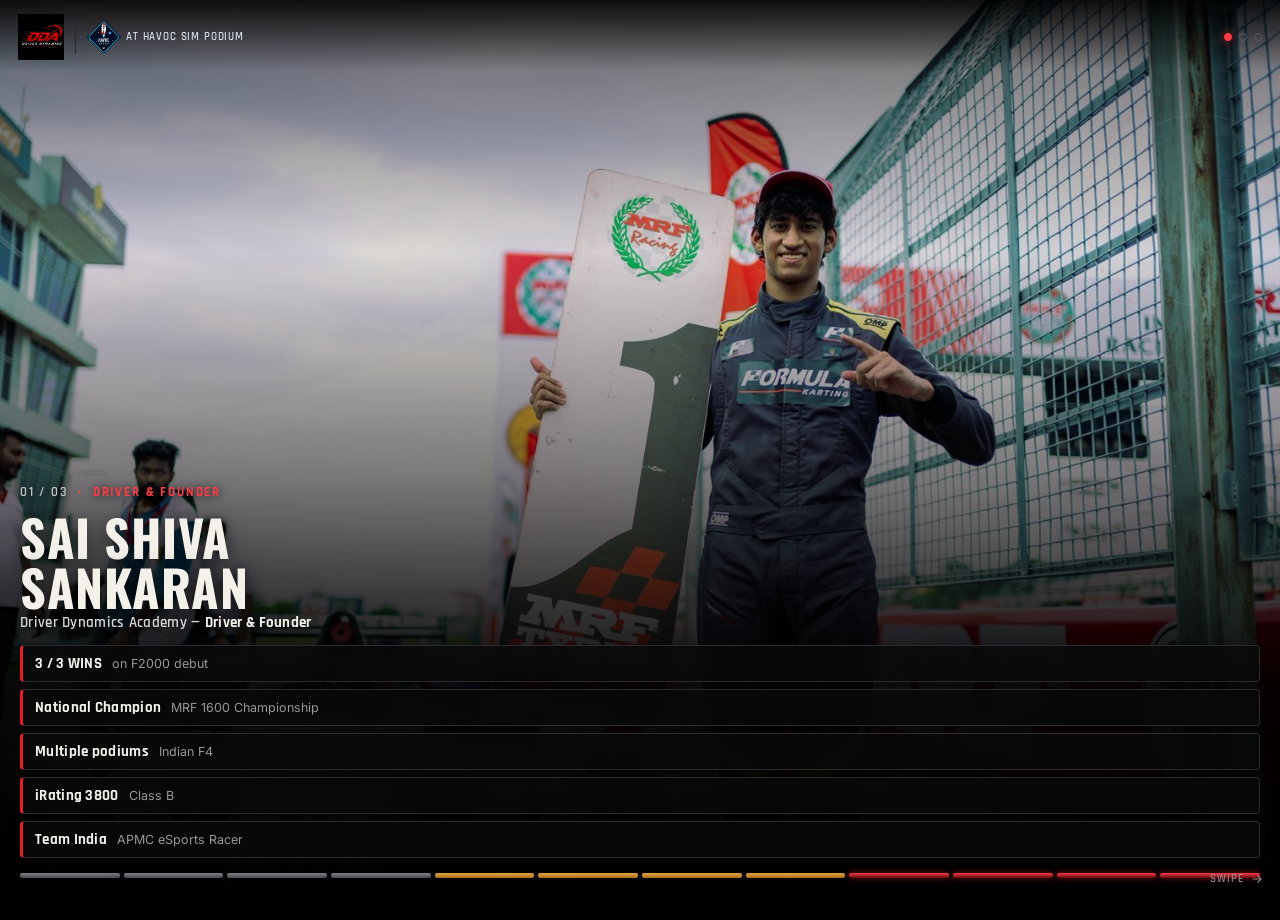
<file: brochure.html>
<!DOCTYPE html>
<html lang="en">

<head>
  <meta charset="UTF-8">
  <meta name="viewport" content="width=device-width, initial-scale=1.0, maximum-scale=1.0, user-scalable=no">
  <title>Podium Pass</title>
  <link rel="preconnect" href="https://fonts.googleapis.com">
  <link rel="preconnect" href="https://fonts.gstatic.com" crossorigin>
  <link
    href="https://fonts.googleapis.com/css2?family=Oswald:wght@500;600;700&family=Rajdhani:wght@500;600;700&family=Inter:wght@400;500;600&display=swap"
    rel="stylesheet">
</head>

<body>
  <style>
    :root {
      --bg: #000000;
      --surface: #121214;
      --surface-2: #1c1c1f;
      --hair: #2a2a2e;
      --red: #e31e27;
      --red-bright: #ff3b44;
      --red-deep: #5c0a0e;
      --amber: #e8a33d;
      --steel: #7d7d84;
      --ink: #f4f1ea;
      --ink-muted: #9a979b;
      --ink-faint: #5a5a60;
      --font-display: 'Oswald', ui-sans-serif, system-ui, sans-serif;
      --font-body: 'Inter', ui-sans-serif, system-ui, sans-serif;
      --font-data: 'Rajdhani', ui-sans-serif, system-ui, sans-serif;
    }

    * {
      box-sizing: border-box;
    }

    html,
    body {
      margin: 0;
      background: var(--bg);
      color: var(--ink);
      font-family: var(--font-body);
      overflow-x: hidden;
    }

    body {
      height: 100dvh;
    }

    h1,
    h2,
    h3 {
      text-wrap: balance;
      margin: 0;
    }

    ::selection {
      background: var(--red);
      color: #fff;
    }

    /* ---------- shift-light strip ---------- */
    .strip {
      display: grid;
      grid-template-columns: repeat(12, 1fr);
      gap: 4px;
      width: 100%;
    }

    .strip i {
      display: block;
      height: 5px;
      border-radius: 2px;
      background: var(--hair);
      font-style: normal;
    }

    .strip.lit-static i:nth-child(-n+4) {
      background: linear-gradient(180deg, var(--steel), #4a4a4f);
    }

    .strip.lit-static i:nth-child(n+5):nth-child(-n+8) {
      background: linear-gradient(180deg, var(--amber), #a56f1f);
    }

    .strip.lit-static i:nth-child(n+9) {
      background: linear-gradient(180deg, var(--red-bright), var(--red-deep));
      box-shadow: 0 0 6px rgba(227, 30, 39, .55);
    }

    .strip.lit-4 i:nth-child(-n+4) {
      background: linear-gradient(180deg, var(--steel), #4a4a4f);
    }

    .strip.lit-8 i:nth-child(-n+4) {
      background: linear-gradient(180deg, var(--steel), #4a4a4f);
    }

    .strip.lit-8 i:nth-child(n+5):nth-child(-n+8) {
      background: linear-gradient(180deg, var(--amber), #a56f1f);
    }

    .strip.lit-12 i:nth-child(-n+4) {
      background: linear-gradient(180deg, var(--steel), #4a4a4f);
    }

    .strip.lit-12 i:nth-child(n+5):nth-child(-n+8) {
      background: linear-gradient(180deg, var(--amber), #a56f1f);
    }

    .strip.lit-12 i:nth-child(n+9) {
      background: linear-gradient(180deg, var(--red-bright), var(--red-deep));
      box-shadow: 0 0 6px rgba(227, 30, 39, .55);
    }

    /* ---------- masthead (fixed across all panels) ---------- */
    .masthead {
      position: fixed;
      inset: 0 0 auto 0;
      z-index: 40;
      padding: 14px 18px 10px;
      display: flex;
      align-items: center;
      justify-content: space-between;
      gap: 12px;
      background: linear-gradient(180deg, rgba(0, 0, 0, .85) 0%, rgba(0, 0, 0, 0) 100%);
      pointer-events: none;
    }

    .wordmark {
      display: flex;
      align-items: center;
      gap: 9px;
      font-family: var(--font-data);
      font-weight: 700;
      letter-spacing: .06em;
      font-size: 14px;
      color: var(--ink);
    }

    .wordmark img {
      height: 46px;
      width: auto;
      max-width: 120px;
      object-fit: contain;
      display: block;
    }

    .wordmark span {
      color: var(--ink-muted);
      font-weight: 600;
      font-size: 11.5px;
      letter-spacing: .1em;
    }

    .wordmark .at {
      display: flex;
      align-items: center;
      gap: 5px;
      margin-left: 2px;
      padding-left: 11px;
      border-left: 1px solid var(--hair);
    }

    .wordmark .at b {
      color: #cfd6e6;
      font-weight: 600;
      font-size: 10.5px;
      letter-spacing: .08em;
    }

    .havoc-badge {
      clip-path: polygon(50% 0%, 100% 50%, 50% 100%, 0% 50%);
      -webkit-clip-path: polygon(50% 0%, 100% 50%, 50% 100%, 0% 50%);
      display: block;
      object-fit: cover;
      flex-shrink: 0;
    }

    .dots {
      display: flex;
      gap: 7px;
      pointer-events: auto;
    }

    .dots button {
      width: 8px;
      height: 8px;
      border-radius: 50%;
      border: 1px solid var(--ink-faint);
      background: transparent;
      padding: 0;
      cursor: pointer;
    }

    .dots button.on {
      background: var(--red-bright);
      border-color: var(--red-bright);
      box-shadow: 0 0 8px rgba(255, 59, 68, .7);
    }

    /* ---------- swipe deck ---------- */
    .deck {
      display: flex;
      height: 100dvh;
      overflow-x: auto;
      overflow-y: hidden;
      scroll-snap-type: x mandatory;
      -webkit-overflow-scrolling: touch;
      scrollbar-width: none;
    }

    .deck::-webkit-scrollbar {
      display: none;
    }

    .panel {
      flex: 0 0 100vw;
      width: 100vw;
      height: 100dvh;
      scroll-snap-align: start;
      position: relative;
      display: flex;
      flex-direction: column;
      overflow: hidden;
    }

    .panel>.panel-content,
    .panel>.pathway {
      max-height: 100%;
      overflow-y: auto;
      -webkit-overflow-scrolling: touch;
      scrollbar-width: none;
    }

    .panel>.panel-content::-webkit-scrollbar,
    .panel>.pathway::-webkit-scrollbar {
      display: none;
    }

    .eyebrow {
      font-family: var(--font-data);
      font-weight: 700;
      letter-spacing: .14em;
      text-transform: uppercase;
      font-size: 13px;
      color: var(--red-bright);
      text-shadow: 0 1px 10px rgba(0, 0, 0, .85);
    }

    .eyebrow .n {
      color: #c7c5ca;
      font-weight: 600;
    }

    /* photo panels (1 & 2) */
    .photo-wrap {
      position: absolute;
      inset: 0;
    }

    .photo-wrap img {
      width: 100%;
      height: 100%;
      object-fit: cover;
      object-position: 50% 18%;
      display: block;
    }

    .photo-wrap img.pos-sai {
      object-position: 70% 24%;
    }

    .scrim {
      position: absolute;
      inset: 0;
      background:
        linear-gradient(180deg, rgba(0, 0, 0, .6) 0%, rgba(0, 0, 0, .14) 28%, rgba(0, 0, 0, .5) 52%, rgba(0, 0, 0, .94) 76%, #000 100%);
    }

    .gauge-wm {
      position: absolute;
      right: -60px;
      top: 70px;
      width: 280px;
      height: 280px;
      opacity: .16;
      pointer-events: none;
    }

    .panel-content {
      position: relative;
      z-index: 5;
      margin-top: auto;
      padding: 18px 20px calc(22px + env(safe-area-inset-bottom));
      display: flex;
      flex-direction: column;
      gap: 11px;
    }

    .name {
      font-family: var(--font-display);
      font-weight: 700;
      text-transform: uppercase;
      font-size: clamp(30px, min(9.5vw, 7.2vh), 50px);
      line-height: 1;
      letter-spacing: .01em;
      text-shadow: 0 3px 20px rgba(0, 0, 0, .7);
    }

    .role {
      font-family: var(--font-data);
      font-weight: 600;
      font-size: 15px;
      color: #d8d6d9;
      letter-spacing: .02em;
      text-shadow: 0 1px 10px rgba(0, 0, 0, .8);
      margin-top: 2px;
    }

    .role b {
      color: var(--ink);
      font-weight: 700;
    }

    .chips {
      display: flex;
      flex-direction: column;
      gap: 7px;
      margin-top: 2px;
    }

    .chip {
      display: flex;
      align-items: baseline;
      gap: 10px;
      background: rgba(10, 10, 11, .82);
      border: 1px solid var(--hair);
      border-left: 3px solid var(--red);
      border-radius: 4px;
      padding: 8px 12px;
      backdrop-filter: blur(6px);
    }

    .chip .v {
      font-family: var(--font-data);
      font-weight: 700;
      font-size: 15px;
      letter-spacing: .02em;
      color: var(--ink);
      font-variant-numeric: tabular-nums;
      white-space: nowrap;
    }

    .chip .l {
      font-family: var(--font-body);
      font-size: 12.5px;
      color: var(--ink-muted);
    }

    .strip-frame {
      margin-top: 4px;
    }

    /* avatar monogram (used where a photo isn't in hand yet) */
    .mono-wrap {
      position: absolute;
      inset: 0;
      background:
        radial-gradient(120% 90% at 78% 8%, rgba(227, 30, 39, .20), transparent 60%),
        linear-gradient(180deg, #0a0a0b 0%, #000 70%);
      display: flex;
      align-items: center;
      justify-content: center;
    }

    .mono {
      font-family: var(--font-display);
      font-weight: 700;
      font-size: min(58vw, 320px);
      line-height: 1;
      color: transparent;
      -webkit-text-stroke: 2px var(--hair);
      letter-spacing: -.02em;
      user-select: none;
    }

    .mono-fill {
      position: absolute;
      inset: 0;
      display: flex;
      align-items: center;
      justify-content: center;
      -webkit-mask-image: linear-gradient(180deg, transparent 30%, #000 78%);
      mask-image: linear-gradient(180deg, transparent 30%, #000 78%);
    }

    .mono-fill span {
      font-family: var(--font-display);
      font-weight: 700;
      font-size: min(58vw, 320px);
      line-height: 1;
      color: var(--red-deep);
      letter-spacing: -.02em;
    }

    .checker {
      position: absolute;
      left: 0;
      right: 0;
      bottom: 38%;
      height: 14px;
      background-image:
        linear-gradient(45deg, var(--ink-faint) 25%, transparent 25%, transparent 75%, var(--ink-faint) 75%),
        linear-gradient(45deg, var(--ink-faint) 25%, transparent 25%, transparent 75%, var(--ink-faint) 75%);
      background-size: 14px 14px;
      background-position: 0 0, 7px 7px;
      opacity: .4;
    }

    /* ---------- panel 3: pathway ---------- */
    .pathway {
      position: relative;
      z-index: 5;
      height: 100%;
      padding: 78px 22px calc(26px + env(safe-area-inset-bottom));
      display: flex;
      flex-direction: column;
      gap: 14px;
      background:
        radial-gradient(120% 60% at 10% 0%, rgba(227, 30, 39, .14), transparent 55%),
        #000;
      overflow-y: auto;
    }

    .p-head {
      display: flex;
      flex-direction: column;
      gap: 8px;
    }

    .p-title {
      font-family: var(--font-display);
      font-weight: 700;
      text-transform: uppercase;
      font-size: clamp(26px, 7.4vw, 36px);
      line-height: 1;
    }

    .p-title em {
      font-style: normal;
      color: var(--red-bright);
    }

    .p-sub {
      font-size: 13.5px;
      color: var(--ink-muted);
      max-width: 46ch;
    }

    .track {
      position: relative;
      display: flex;
      flex-direction: column;
      gap: 0;
      margin-top: 6px;
      flex: 1;
    }

    .level {
      position: relative;
      display: grid;
      grid-template-columns: 34px 1fr;
      column-gap: 14px;
      padding: 14px 0;
    }

    .level:not(:last-child) {
      border-bottom: 1px solid var(--hair);
    }

    .node {
      position: relative;
      width: 34px;
      display: flex;
      justify-content: center;
    }

    .node .dot {
      width: 15px;
      height: 15px;
      border-radius: 50%;
      border: 2px solid var(--ink-faint);
      background: var(--bg);
      margin-top: 3px;
    }

    .level.on .node .dot {
      border-color: var(--zone);
      background: var(--zone);
      box-shadow: 0 0 10px color-mix(in srgb, var(--zone) 70%, transparent);
    }

    .node .line {
      position: absolute;
      top: 20px;
      bottom: -14px;
      left: 50%;
      width: 2px;
      transform: translateX(-50%);
      background: var(--hair);
    }

    .level:last-child .node .line {
      display: none;
    }

    .lvl-head {
      display: flex;
      align-items: baseline;
      gap: 10px;
      flex-wrap: wrap;
    }

    .lvl-name {
      font-family: var(--font-display);
      font-weight: 600;
      text-transform: uppercase;
      font-size: 19px;
      letter-spacing: .02em;
      color: var(--zone);
    }

    .lvl-tag {
      font-family: var(--font-data);
      font-weight: 600;
      font-size: 11px;
      letter-spacing: .1em;
      text-transform: uppercase;
      color: var(--ink-faint);
    }

    .lvl-desc {
      font-size: 13.5px;
      line-height: 1.5;
      color: var(--ink-muted);
      margin-top: 5px;
      max-width: 52ch;
    }

    .lvl-desc b {
      color: var(--ink);
      font-weight: 600;
    }

    .lvl-strip {
      max-width: 170px;
      margin-top: 9px;
    }

    .fork {
      display: flex;
      gap: 8px;
      margin-top: 9px;
    }

    .fork-opt {
      flex: 1;
      min-width: 0;
      background: rgba(255, 255, 255, .03);
      border: 1px solid var(--hair);
      border-radius: 5px;
      padding: 7px 10px;
    }

    .fork-opt .fk-tag {
      font-family: var(--font-data);
      font-weight: 700;
      font-size: 10px;
      letter-spacing: .09em;
      text-transform: uppercase;
      color: var(--ink-faint);
    }

    .fork-opt .fk-car {
      font-family: var(--font-display);
      font-weight: 600;
      font-size: 15px;
      color: var(--ink);
      text-transform: uppercase;
      letter-spacing: .01em;
      margin-top: 1px;
    }

    .fork-or {
      align-self: center;
      font-family: var(--font-data);
      font-weight: 700;
      font-size: 10px;
      color: var(--ink-faint);
      letter-spacing: .05em;
    }

    .rookie {
      --zone: var(--steel);
    }

    .amateur {
      --zone: var(--amber);
    }

    .pro {
      --zone: var(--red-bright);
    }

    .contact {
      display: flex;
      align-items: baseline;
      justify-content: space-between;
      gap: 10px;
      flex-wrap: wrap;
      margin-top: auto;
      padding-top: 12px;
      border-top: 1px solid var(--hair);
    }

    .contact span {
      font-family: var(--font-body);
      font-size: 12.5px;
      color: var(--ink-muted);
    }

    .contact a {
      font-family: var(--font-data);
      font-weight: 700;
      font-size: 15px;
      letter-spacing: .02em;
      color: var(--red-bright);
      text-decoration: none;
      font-variant-numeric: tabular-nums;
    }

    .p-foot {
      display: flex;
      align-items: center;
      justify-content: space-between;
      gap: 10px;
      padding-top: 10px;
      margin-top: 10px;
      font-family: var(--font-data);
      font-size: 11px;
      letter-spacing: .08em;
      text-transform: uppercase;
      color: var(--ink-faint);
    }

    .foot-logo {
      height: 56px;
      width: auto;
      max-width: 150px;
      object-fit: contain;
      border-radius: 6px;
    }

    .hint {
      position: absolute;
      right: 16px;
      bottom: calc(14px + env(safe-area-inset-bottom));
      z-index: 6;
      font-family: var(--font-data);
      font-weight: 600;
      font-size: 11px;
      letter-spacing: .1em;
      color: var(--ink-muted);
      text-transform: uppercase;
      display: flex;
      align-items: center;
      gap: 6px;
      opacity: .85;
    }

    .hint svg {
      width: 14px;
      height: 14px;
    }

    .panel:last-child .hint {
      display: none;
    }

    @media (prefers-reduced-motion:no-preference) {
      .panel-content {
        animation: rise .55s cubic-bezier(.2, .8, .2, 1) both;
      }

      .pathway {
        animation: rise .55s cubic-bezier(.2, .8, .2, 1) both;
      }
    }

    @keyframes rise {
      from {
        opacity: 0;
        transform: translateY(10px);
      }

      to {
        opacity: 1;
        transform: translateY(0);
      }
    }
  </style>

  <div class="masthead">
    <div class="wordmark">
      <img src="assets/logo/dda.jpeg" alt="Driver Dynamics Academy">
      <span class="at"><img class="havoc-badge" src="assets/logo/havoc.jpeg" alt="Havoc Hobby"
          style="width:34px;height:34px;object-fit:contain;"><b>AT HAVOC SIM PODIUM</b></span>
    </div>
    <div class="dots" id="dots">
      <button data-i="0" class="on" aria-label="Slide 1"></button>
      <button data-i="1" aria-label="Slide 2"></button>
      <button data-i="2" aria-label="Slide 3"></button>
    </div>
  </div>

  <div class="deck" id="deck">

    <!-- PANEL 1 — SAI -->
    <section class="panel" id="p0">
      <div class="photo-wrap"><img class="pos-sai" src="assets/team/saishiva-3.jpg"
          alt="Sai Shiva Sankaran with his P1 board and F2000 car"></div>
      <div class="scrim"></div>
      <svg class="gauge-wm" viewBox="0 0 200 200" aria-hidden="true">
        <circle cx="100" cy="100" r="82" fill="none" stroke="#e31e27" stroke-width="2" stroke-dasharray="4 6"
          opacity=".5" />
        <circle cx="100" cy="100" r="68" fill="none" stroke="#f4f1ea" stroke-width="1" opacity=".35" />
      </svg>

      <div class="panel-content">
        <div class="eyebrow"><span class="n">01 / 03</span> &nbsp;·&nbsp; DRIVER &amp; FOUNDER</div>
        <div>
          <h1 class="name">Sai Shiva<br>Sankaran</h1>
          <div class="role">Driver Dynamics Academy — <b>Driver &amp; Founder</b></div>
        </div>
        <div class="chips">
          <div class="chip"><span class="v">3 / 3 WINS</span><span class="l">on F2000 debut</span></div>
          <div class="chip"><span class="v">National Champion</span><span class="l">MRF 1600 Championship</span></div>
          <div class="chip"><span class="v">Multiple podiums</span><span class="l">Indian F4</span></div>
          <div class="chip"><span class="v">iRating 3800</span><span class="l">Class B</span></div>
          <div class="chip"><span class="v">Team India</span><span class="l">APMC eSports Racer</span></div>
        </div>
        <div class="strip-frame">
          <div class="strip lit-static">
            <i></i><i></i><i></i><i></i><i></i><i></i><i></i><i></i><i></i><i></i><i></i><i></i>
          </div>
        </div>
      </div>
      <div class="hint">Swipe <svg viewBox="0 0 24 24" fill="none" stroke="currentColor" stroke-width="2">
          <path d="M5 12h14M13 6l6 6-6 6" />
        </svg></div>
    </section>

    <!-- PANEL 2 — SHIVESH -->
    <section class="panel" id="p1">
      <div class="photo-wrap"><img src="assets/team/shivesh.jpeg" alt="Shivesh Selvarathnam in racing suit"></div>
      <div class="scrim"></div>
      <svg class="gauge-wm" viewBox="0 0 200 200" aria-hidden="true">
        <circle cx="100" cy="100" r="82" fill="none" stroke="#e31e27" stroke-width="2" stroke-dasharray="4 6"
          opacity=".5" />
        <circle cx="100" cy="100" r="68" fill="none" stroke="#f4f1ea" stroke-width="1" opacity=".35" />
      </svg>

      <div class="panel-content">
        <div class="eyebrow"><span class="n">02 / 03</span> &nbsp;·&nbsp; CO-FOUNDER &amp; HEAD COACH</div>
        <div>
          <h1 class="name">Shivesh<br>Selvarathnam</h1>
          <div class="role">Driver Dynamics Academy — <b>Co-Founder &amp; Coach</b></div>
        </div>
        <div class="chips">
          <div class="chip"><span class="v">Multiple podiums</span><span class="l">F2000, Spec F3 car</span></div>
          <div class="chip"><span class="v">Multiple league wins</span><span class="l">iRacing</span></div>
          <div class="chip"><span class="v">iRating 3000+</span><span class="l">Class C</span></div>
        </div>
        <div class="strip-frame">
          <div class="strip lit-static">
            <i></i><i></i><i></i><i></i><i></i><i></i><i></i><i></i><i></i><i></i><i></i><i></i>
          </div>
        </div>
      </div>
      <div class="hint">Swipe <svg viewBox="0 0 24 24" fill="none" stroke="currentColor" stroke-width="2">
          <path d="M5 12h14M13 6l6 6-6 6" />
        </svg></div>
    </section>

    <!-- PANEL 3 — PATHWAY -->
    <section class="panel" id="p2">
      <div class="pathway">
        <div class="p-head">
          <div class="eyebrow"><span class="n">03 / 03</span> &nbsp;·&nbsp; THE PATHWAY</div>
          <h2 class="p-title">Sim to spec —<br><em>one licence, three levels</em></h2>
          <p class="p-sub">From the rig at Havoc Sim to real karts at Meco Kartopia. Every level is earned, not bought.
          </p>
        </div>

        <div class="track">
          <div class="level on rookie">
            <div class="node"><span class="dot"></span><span class="line"></span></div>
            <div>
              <div class="lvl-head"><span class="lvl-name">Rookie</span><span class="lvl-tag">Start here</span></div>
              <div class="lvl-desc">Simulation sessions at <b>Havoc Sim</b> in the <b>Mazda MX-5</b>. Pass the
                assessment to move up to Amateur.</div>
              <div class="lvl-strip">
                <div class="strip lit-4">
                  <i></i><i></i><i></i><i></i><i></i><i></i><i></i><i></i><i></i><i></i><i></i><i></i>
                </div>
              </div>
            </div>
          </div>
          <div class="level on amateur">
            <div class="node"><span class="dot"></span><span class="line"></span></div>
            <div>
              <div class="lvl-head"><span class="lvl-name">Amateur</span><span class="lvl-tag">Unlocked</span></div>
              <div class="lvl-desc">Coached <b>4-stroke</b> karting at Meco Kartopia. At Havoc Sim, choose your
                discipline:</div>
              <div class="fork">
                <div class="fork-opt">
                  <div class="fk-tag">Single Seater</div>
                  <div class="fk-car">F1600</div>
                </div>
                <div class="fork-or">OR</div>
                <div class="fork-opt">
                  <div class="fk-tag">Cars</div>
                  <div class="fk-car">BMW M2</div>
                </div>
              </div>
              <div class="lvl-strip">
                <div class="strip lit-8">
                  <i></i><i></i><i></i><i></i><i></i><i></i><i></i><i></i><i></i><i></i><i></i><i></i>
                </div>
              </div>
            </div>
          </div>
          <div class="level on pro">
            <div class="node"><span class="dot"></span></div>
            <div>
              <div class="lvl-head"><span class="lvl-name">Pro</span><span class="lvl-tag">Redline</span></div>
              <div class="lvl-desc"><b>2-stroke</b> karting at Meco Kartopia. Continue your discipline at Havoc Sim:
              </div>
              <div class="fork">
                <div class="fork-opt">
                  <div class="fk-tag">Single Seater</div>
                  <div class="fk-car">F4</div>
                </div>
                <div class="fork-or">OR</div>
                <div class="fork-opt">
                  <div class="fk-tag">Cars</div>
                  <div class="fk-car">BMW M4 GT3</div>
                </div>
              </div>
              <div class="lvl-strip">
                <div class="strip lit-12">
                  <i></i><i></i><i></i><i></i><i></i><i></i><i></i><i></i><i></i><i></i><i></i><i></i>
                </div>
              </div>
            </div>
          </div>
        </div>

        <div class="contact">
          <span>Contact Havoc Sim for queries</span>
          <a href="tel:+919535545654">+91 95355 45654</a>
        </div>

        <div class="p-foot">
          <div style="display:flex;align-items:center;gap:12px;">
            <img src="assets/logo/dda.jpeg" alt="Driver Dynamics Academy" class="foot-logo">
            <img src="assets/logo/havoc.jpeg" alt="Havoc Hobby" class="havoc-badge"
              style="width:64px;height:64px;object-fit:contain;">
          </div>
          <span>Havoc Hobby · Bengaluru</span>
        </div>
      </div>
    </section>

  </div>

  <script>
    const deck = document.getElementById('deck');
    const dots = [...document.querySelectorAll('#dots button')];
    const panels = [...document.querySelectorAll('.panel')];

    dots.forEach(btn => {
      btn.addEventListener('click', () => {
        panels[+btn.dataset.i].scrollIntoView({ behavior: 'smooth', inline: 'start' });
      });
    });

    let ticking = false;
    deck.addEventListener('scroll', () => {
      if (ticking) return;
      ticking = true;
      requestAnimationFrame(() => {
        const i = Math.round(deck.scrollLeft / window.innerWidth);
        dots.forEach((d, idx) => d.classList.toggle('on', idx === i));
        ticking = false;
      });
    }, { passive: true });
  </script>

  <a href="https://havocsim.in/book" class="floating-demo-btn">
    Book a Demo
  </a>
</body>

</html>
</file>
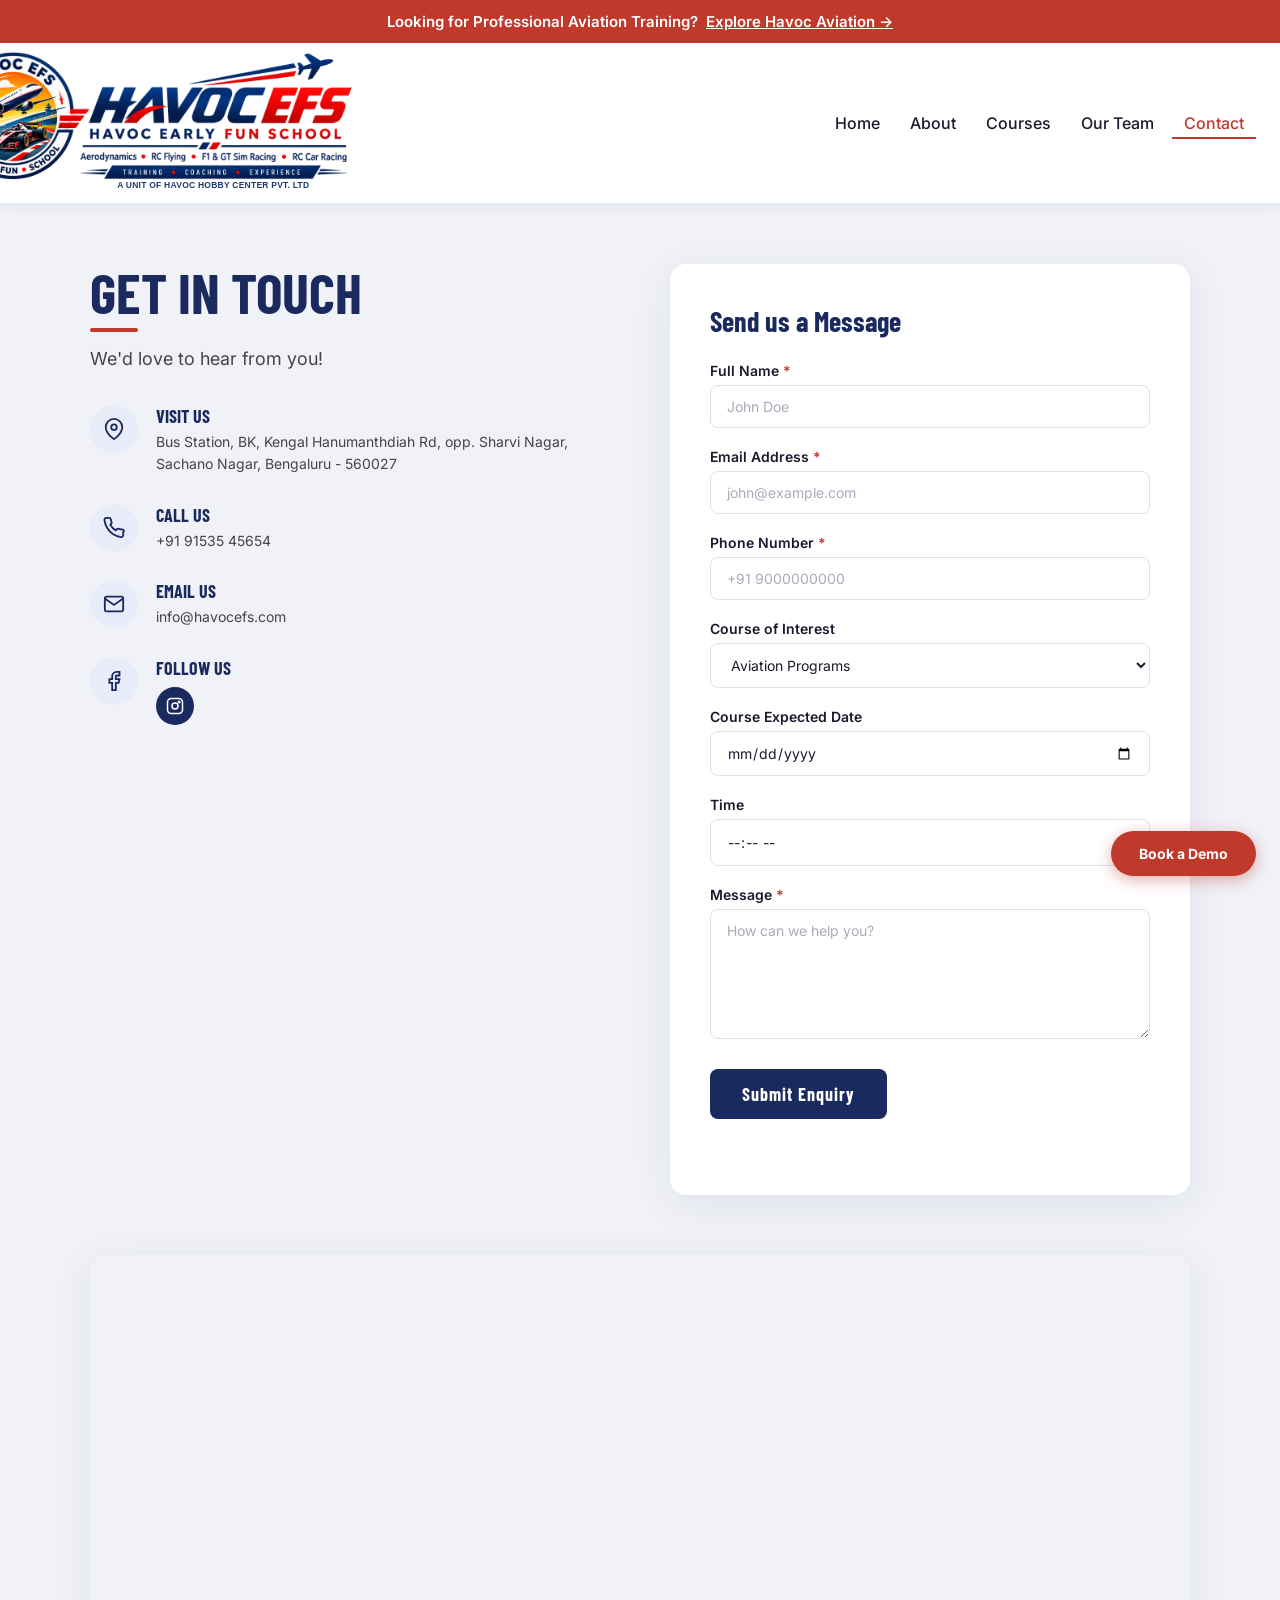
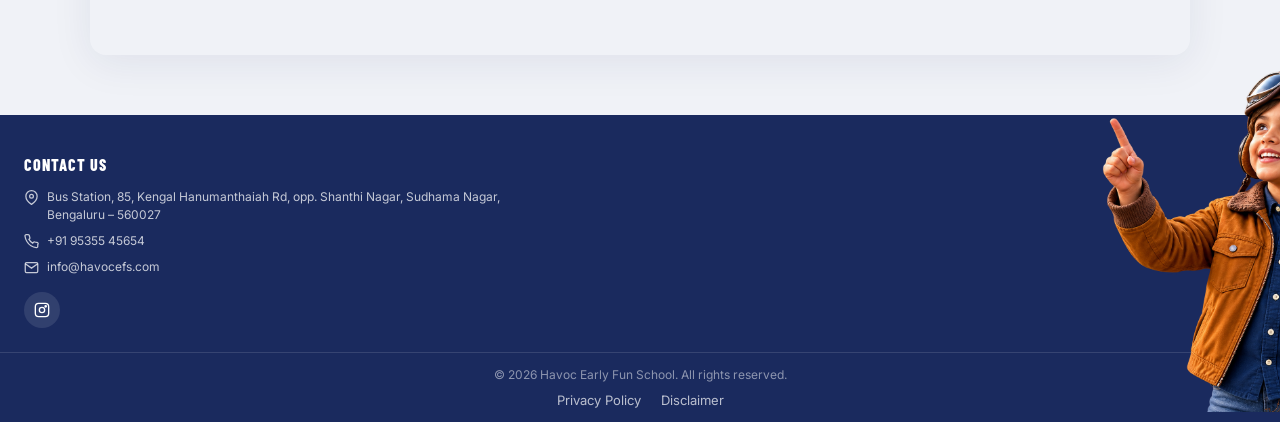
<file: contact.html>
<!DOCTYPE html>
<html lang="en">

<head>
  <meta charset="UTF-8" />
  <meta name="viewport" content="width=device-width, initial-scale=1.0" />
  <title>Contact Us – Havoc EFS | Havoc Early Fun School</title>
  <meta name="description"
    content="Get in touch with Havoc Early Fun School. Contact us for aviation, aeromodelling, RC flying, and F1 sim racing courses for kids aged 8–16." />
  <meta name="darkreader-lock" />
  <meta name="color-scheme" content="light dark" />
  <meta name="supported-color-schemes" content="light dark" />
  <link rel="preconnect" href="https://fonts.googleapis.com" />
  <link rel="preconnect" href="https://fonts.gstatic.com" crossorigin />
  <link
    href="https://fonts.googleapis.com/css2?family=Inter:wght@400;500;600;700;800;900&family=Barlow+Condensed:ital,wght@0,600;0,700;0,800;1,800&display=swap"
    rel="stylesheet" />
  <link rel="stylesheet" href="style.css" />
</head>

<body>

  <!-- ANNOUNCEMENT BAR -->
  <a href="https://havocaviation.in/" class="announcement-bar" target="_blank" rel="noopener noreferrer">
    Looking for Professional Aviation Training? <span>Explore Havoc Aviation &rarr;</span>
  </a>

  <!-- NAVBAR -->
  <header class="navbar">
    <div class="nav-inner">
      <div class="nav-logo">
        <a href="/" id="logo-link" class="nav-logo-group">
          <img src="assets/home-page/logo.svg" alt="Havoc EFS – Havoc Early Fun School" class="nav-logo-img" />
        </a>
      </div>
      <div class="nav-right" style="display: flex; align-items: center;">
        <nav class="nav-links">
        <a href="/" class="nav-link" id="nav-home">Home</a>
        <a href="/about" class="nav-link" id="nav-about">About</a>
        <a href="/courses" class="nav-link" id="nav-courses">Courses</a>
        <a href="/team" class="nav-link" id="nav-team">Our Team</a>
        <a href="/contact" class="nav-link active" id="nav-contact">Contact</a>
      </nav>
        <button class="mobile-menu-btn" id="mobile-menu-btn" aria-label="Toggle Menu">
        <svg width="24" height="24" viewBox="0 0 24 24" fill="none" stroke="currentColor" stroke-width="2">
          <line x1="3" y1="12" x2="21" y2="12" />
          <line x1="3" y1="6" x2="21" y2="6" />
          <line x1="3" y1="18" x2="21" y2="18" />
        </svg>
      </button>
      </div>
    </div>
  </header>

  <!-- CONTACT MAIN SECTION -->
  <section class="contact-section">
    <div class="contact-wrapper">

      <!-- LEFT: Contact Info -->
      <div class="contact-info">
        <h1 class="contact-heading">GET IN TOUCH</h1>
        <div class="contact-heading-bar"></div>
        <p class="contact-intro">We'd love to hear from you!</p>

        <div class="contact-info-block">
          <div class="contact-info-icon">
            <svg width="22" height="22" viewBox="0 0 24 24" fill="none" stroke="currentColor" stroke-width="2">
              <path d="M21 10c0 7-9 13-9 13S3 17 3 10a9 9 0 0 1 18 0z" />
              <circle cx="12" cy="10" r="3" />
            </svg>
          </div>
          <div class="contact-info-text">
            <h4>VISIT US</h4>
            <p>Bus Station, BK, Kengal Hanumanthdiah Rd, opp. Sharvi Nagar, Sachano Nagar, Bengaluru - 560027</p>
          </div>
        </div>

        <div class="contact-info-block">
          <div class="contact-info-icon">
            <svg width="22" height="22" viewBox="0 0 24 24" fill="none" stroke="currentColor" stroke-width="2">
              <path
                d="M22 16.92v3a2 2 0 0 1-2.18 2 19.79 19.79 0 0 1-8.63-3.07A19.5 19.5 0 0 1 4.69 12 19.79 19.79 0 0 1 1.61 3.38 2 2 0 0 1 3.59 1h3a2 2 0 0 1 2 1.72c.127.96.361 1.903.7 2.81a2 2 0 0 1-.45 2.11L7.91 8.56a16 16 0 0 0 6 6l1.27-1.27a2 2 0 0 1 2.11-.45c.907.339 1.85.573 2.81.7A2 2 0 0 1 22 16.92z" />
            </svg>
          </div>
          <div class="contact-info-text">
            <h4>CALL US</h4>
            <p>+91 91535 45654</p>
          </div>
        </div>

        <div class="contact-info-block">
          <div class="contact-info-icon">
            <svg width="22" height="22" viewBox="0 0 24 24" fill="none" stroke="currentColor" stroke-width="2">
              <path d="M4 4h16c1.1 0 2 .9 2 2v12c0 1.1-.9 2-2 2H4c-1.1 0-2-.9-2-2V6c0-1.1.9-2 2-2z" />
              <polyline points="22,6 12,13 2,6" />
            </svg>
          </div>
          <div class="contact-info-text">
            <h4>EMAIL US</h4>
            <p>info@havocefs.com</p>
          </div>
        </div>

        <div class="contact-info-block">
          <div class="contact-info-icon">
            <svg width="22" height="22" viewBox="0 0 24 24" fill="none" stroke="currentColor" stroke-width="2">
              <path d="M18 2h-3a5 5 0 0 0-5 5v3H7v4h3v8h4v-8h3l1-4h-4V7a1 1 0 0 1 1-1h3z" />
            </svg>
          </div>
          <div class="contact-info-text">
            <h4>FOLLOW US</h4>
            <div class="contact-social-links">
              <a href="#" class="contact-social-btn" aria-label="Instagram">
                <svg width="18" height="18" viewBox="0 0 24 24" fill="none" stroke="currentColor" stroke-width="2">
                  <rect x="2" y="2" width="20" height="20" rx="5" ry="5" />
                  <circle cx="12" cy="12" r="4" />
                  <circle cx="17.5" cy="6.5" r="1" fill="currentColor" />
                </svg>
              </a>
            </div>
          </div>
        </div>
      </div>

      <!-- RIGHT: Enquiry Form -->
      <div class="contact-form-card">
        <h3 class="form-title"
          style="margin-bottom: 24px; font-family: var(--font-display); font-size: 28px; color: var(--navy);">Send us a
          Message</h3>
        <form id="enquiry-form" class="contact-form">
          <div class="form-group">
            <label for="name">Full Name <span class="required">*</span></label>
            <input type="text" id="name" name="name" required placeholder="John Doe">
          </div>
          <div class="form-group">
            <label for="email">Email Address <span class="required">*</span></label>
            <input type="email" id="email" name="email" required placeholder="john@example.com">
          </div>
          <div class="form-group">
            <label for="phone">Phone Number <span class="required">*</span></label>
            <input type="tel" id="phone" name="phone" required placeholder="+91 9000000000">
          </div>
          <div class="form-group">
            <label for="course">Course of Interest</label>
            <select id="course" name="course">
              <option value="Aviation">Aviation Programs</option>
              <option value="Aeromodelling">Aeromodelling</option>
              <option value="Sim Racing">Sim Racing</option>
              <option value="F1 Coaching">F1 Coaching</option>
              <option value="RC Cars">RC Cars</option>
              <option value="Other">Other</option>
            </select>
          </div>
          <div class="form-group">
            <label for="expected_date">Course Expected Date</label>
            <input type="date" id="expected_date" name="expected_date">
          </div>
          <div class="form-group">
            <label for="time_required">Time</label>
            <input type="time" id="time_required" name="time_required">
          </div>
          <div class="form-group">
            <label for="message">Message <span class="required">*</span></label>
            <textarea id="message" name="message" rows="4" required placeholder="How can we help you?"></textarea>
          </div>
          <button type="submit" class="contact-submit-btn" id="submit-btn" style="margin-top: 10px;">
            <span class="btn-text">Submit Enquiry</span>
          </button>
          <div id="form-message" class="form-message" style="margin-top: 16px; font-weight: 500;"></div>
        </form>
      </div>

    </div>

    <!-- Map Full Width Below -->
    <div class="contact-map-full">
      <iframe
        src="https://maps.google.com/maps?q=Kengal+Hanumanthaiah+Rd,+Sudhama+Nagar,+Bengaluru,+Karnataka+560027&t=&z=16&ie=UTF8&iwloc=&output=embed"
        allowfullscreen="" loading="lazy" referrerpolicy="no-referrer-when-downgrade" title="Havoc EFS Location">
      </iframe>
    </div>
  </section>

  <!-- FOOTER -->
  <footer class="site-footer">
    <div class="footer-top">
      <div class="footer-contact">
        <h4>CONTACT US</h4>
        <div class="contact-row">
          <svg width="15" height="15" viewBox="0 0 24 24" fill="none" stroke="currentColor" stroke-width="2">
            <path d="M21 10c0 7-9 13-9 13S3 17 3 10a9 9 0 0 1 18 0z" />
            <circle cx="12" cy="10" r="3" />
          </svg>
          <span>Bus Station, 85, Kengal Hanumanthaiah Rd, opp. Shanthi Nagar, Sudhama Nagar, Bengaluru – 560027</span>
        </div>
        <div class="contact-row">
          <svg width="15" height="15" viewBox="0 0 24 24" fill="none" stroke="currentColor" stroke-width="2">
            <path
              d="M22 16.92v3a2 2 0 0 1-2.18 2 19.79 19.79 0 0 1-8.63-3.07A19.5 19.5 0 0 1 4.69 12 19.79 19.79 0 0 1 1.61 3.38 2 2 0 0 1 3.59 1h3a2 2 0 0 1 2 1.72c.127.96.361 1.903.7 2.81a2 2 0 0 1-.45 2.11L7.91 8.56a16 16 0 0 0 6 6l1.27-1.27a2 2 0 0 1 2.11-.45c.907.339 1.85.573 2.81.7A2 2 0 0 1 22 16.92z" />
          </svg>
          <span>+91 95355 45654</span>
        </div>
        <div class="contact-row">
          <svg width="15" height="15" viewBox="0 0 24 24" fill="none" stroke="currentColor" stroke-width="2">
            <path d="M4 4h16c1.1 0 2 .9 2 2v12c0 1.1-.9 2-2 2H4c-1.1 0-2-.9-2-2V6c0-1.1.9-2 2-2z" />
            <polyline points="22,6 12,13 2,6" />
          </svg>
          <span>info@havocefs.com</span>
        </div>
        <div class="social-links">
          <a href="#" class="social-icon" id="social-ig" aria-label="Instagram"><svg width="16" height="16"
              viewBox="0 0 24 24" fill="none" stroke="currentColor" stroke-width="2">
              <rect x="2" y="2" width="20" height="20" rx="5" ry="5" />
              <circle cx="12" cy="12" r="4" />
              <circle cx="17.5" cy="6.5" r="1" fill="currentColor" />
            </svg></a>
        </div>
      </div>

      <div class="footer-kid">
        <img src="assets/home-page/boy-corner.png" alt="Young pilot" />
      </div>
    </div>

    <div class="footer-bottom">
      <p>© 2026 Havoc Early Fun School. All rights reserved.</p>
      <div class="footer-legal-links" style="margin-top: 10px; display: flex; justify-content: center; gap: 20px;">
        <a href="/privacy-policy" style="color: rgba(255,255,255,0.7); text-decoration: none; font-size: 13px;">Privacy
          Policy</a>
        <a href="/disclaimer"
          style="color: rgba(255,255,255,0.7); text-decoration: none; font-size: 13px;">Disclaimer</a>
      </div>
    </div>
  </footer>

  <script src="script.js"></script>

  <a href="https://havocsim.in/book" class="floating-demo-btn">
    Book a Demo
  </a>
</body>

</html>
</file>
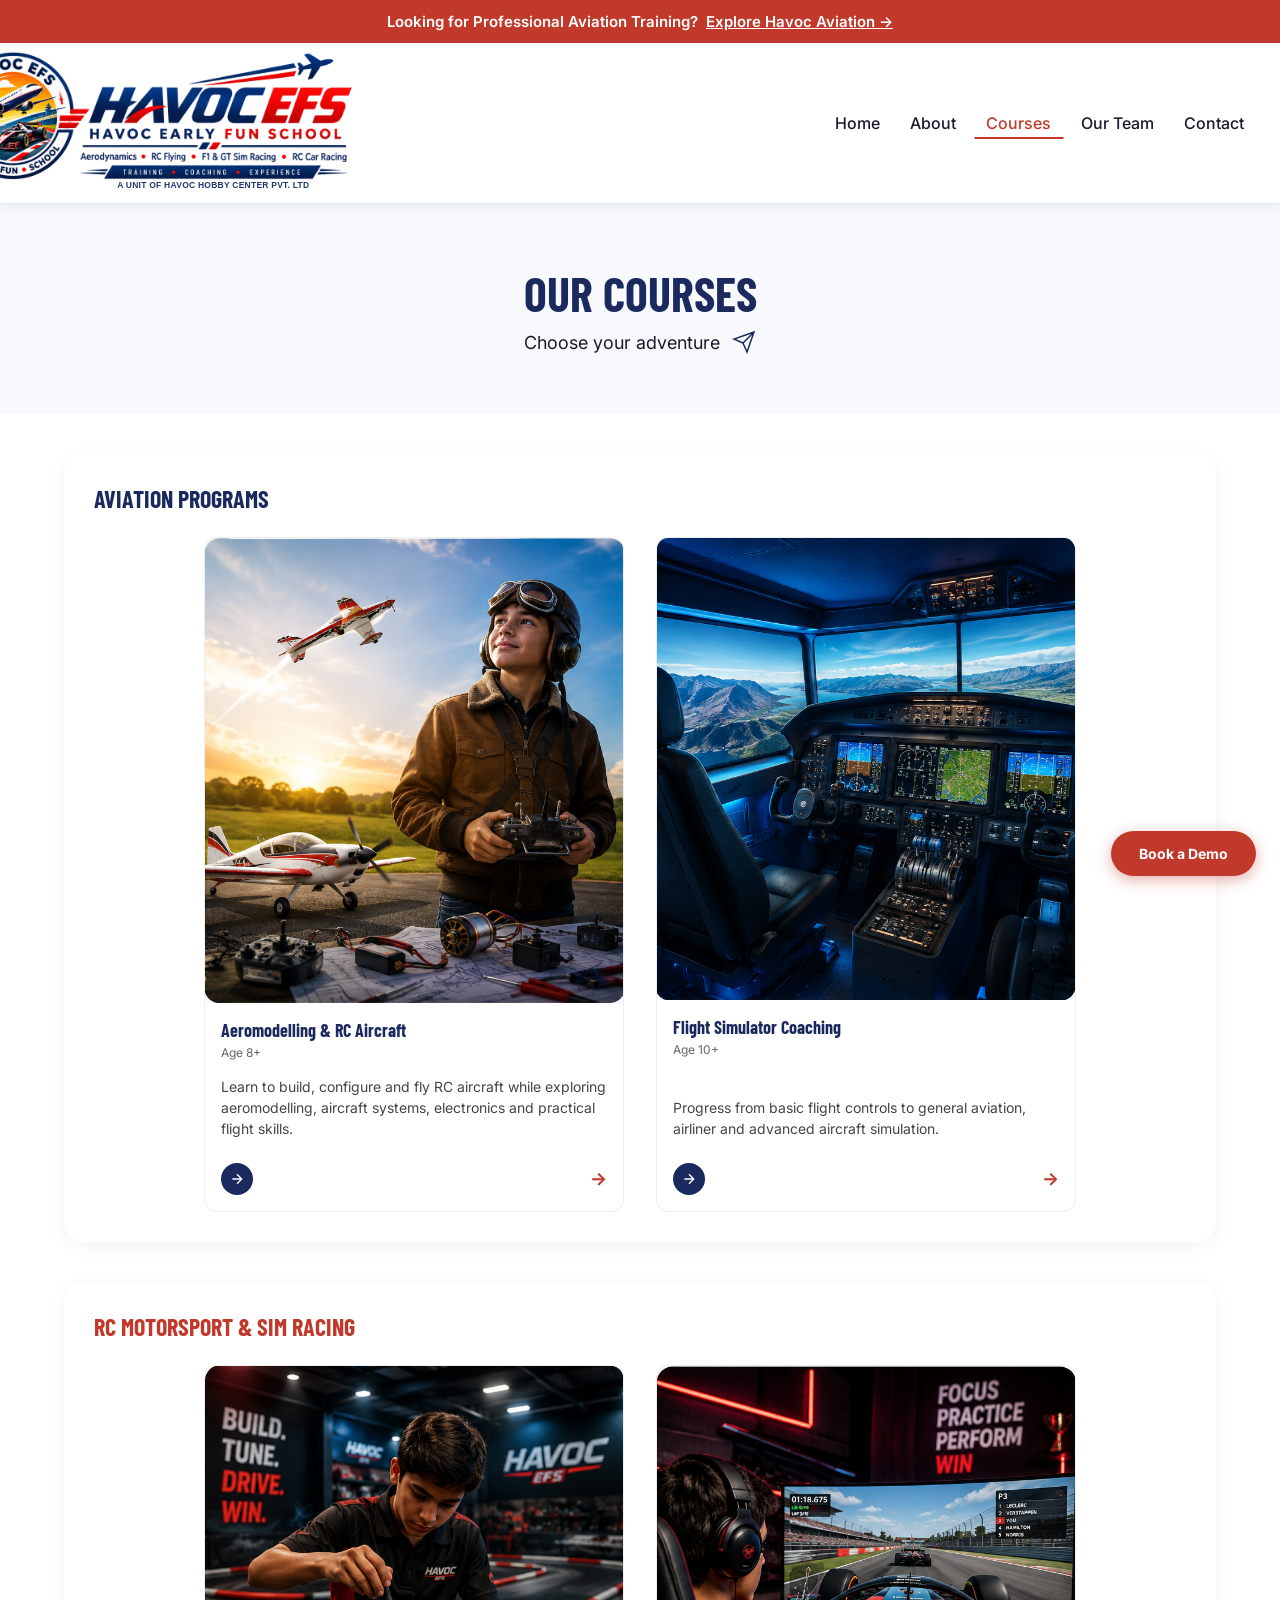
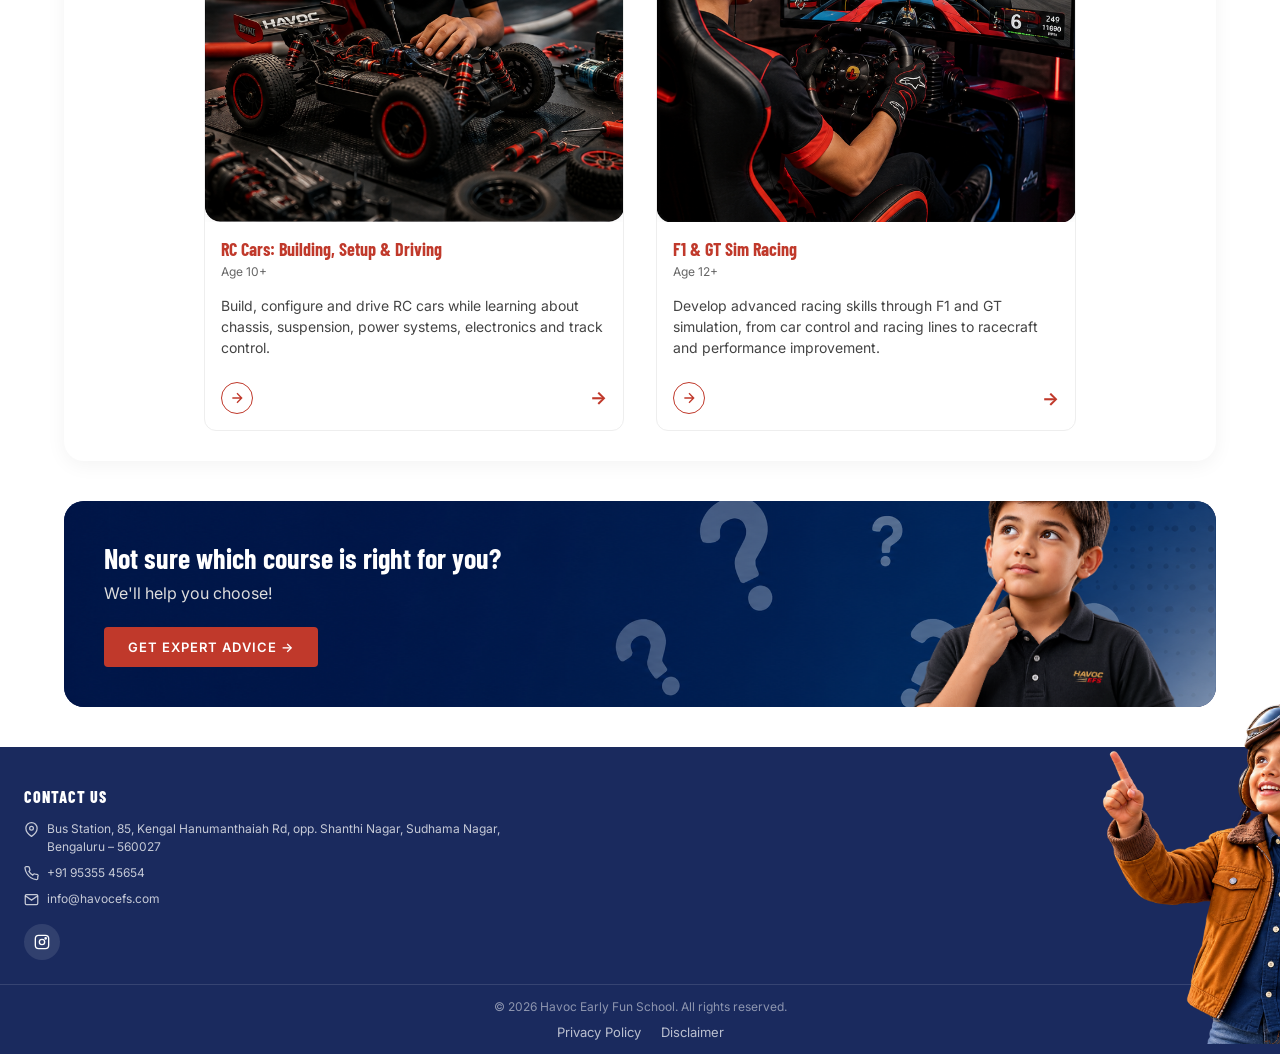
<file: courses.html>
<!DOCTYPE html>
<html lang="en">
<head>
  <meta charset="UTF-8" />
  <meta name="viewport" content="width=device-width, initial-scale=1.0" />
  <title>Havoc EFS – Havoc Early Fun School | Aviation & Motorsport for Kids</title>
  <meta name="description" content="Havoc Early Fun School – Aviation & Motorsport education for young minds aged 8–16. Learn aeromodelling, RC flying, F1 & GT sim racing with expert mentors." />
  <meta name="darkreader-lock" />
  <meta name="color-scheme" content="light dark" />
  <meta name="supported-color-schemes" content="light dark" />
  <link rel="preconnect" href="https://fonts.googleapis.com" />
  <link rel="preconnect" href="https://fonts.gstatic.com" crossorigin />
  <link href="https://fonts.googleapis.com/css2?family=Inter:wght@400;500;600;700;800;900&family=Barlow+Condensed:ital,wght@0,600;0,700;0,800;1,800&display=swap" rel="stylesheet" />
  <link rel="stylesheet" href="style.css" />
</head>
<body>

  <!-- ANNOUNCEMENT BAR -->
  <a href="https://havocaviation.in/" class="announcement-bar" target="_blank" rel="noopener noreferrer">
    Looking for Professional Aviation Training? <span>Explore Havoc Aviation &rarr;</span>
  </a>

  <!-- NAVBAR -->
  <header class="navbar">
    <div class="nav-inner">
      <div class="nav-logo">
        <a href="/" id="logo-link" class="nav-logo-group">
          <img src="assets/home-page/logo.svg" alt="Havoc EFS – Havoc Early Fun School" class="nav-logo-img" />
        </a>
      </div>
      <div class="nav-right" style="display: flex; align-items: center;">
        <nav class="nav-links">
        <a href="/" class="nav-link" id="nav-home">Home</a>
        <a href="/about" class="nav-link" id="nav-about">About</a>
        <a href="/courses" class="nav-link active" id="nav-courses">Courses</a>

        <a href="/team" class="nav-link" id="nav-team">Our Team</a>
        <a href="/contact" class="nav-link" id="nav-contact">Contact</a>
      </nav>
        <button class="mobile-menu-btn" id="mobile-menu-btn" aria-label="Toggle Menu">
        <svg width="24" height="24" viewBox="0 0 24 24" fill="none" stroke="currentColor" stroke-width="2"><line x1="3" y1="12" x2="21" y2="12"/><line x1="3" y1="6" x2="21" y2="6"/><line x1="3" y1="18" x2="21" y2="18"/></svg>
      </button>
      </div>
    </div>
  </header>

  <!-- COURSES HERO -->
  <section class="courses-hero">
    <div class="courses-hero-content">
      <h1 class="courses-title">OUR COURSES</h1>
      <p class="courses-subtitle">Choose your adventure <svg width="24" height="24" viewBox="0 0 24 24" fill="none" stroke="currentColor" stroke-width="1.5"><path d="M22 2L11 13M22 2l-7 20-4-9-9-4 20-7z"/></svg></p>
    </div>
  </section>

  <!-- COURSES CONTENT -->
  <section class="courses-container">
    
    <!-- AVIATION PROGRAMS -->
    <div class="course-category-block">
      <div class="category-header">
        <div class="category-title-wrapper">
          <h2 class="category-title navy-text">AVIATION PROGRAMS</h2>
        </div>
      </div>
      
      <div class="course-grid">
        <!-- Card 1 -->
        <div class="course-card">
          <div class="course-card-img">
            <img src="assets/cources-page/aeromodeling.png" alt="Aeromodelling & RC Aircraft">
          </div>
          <div class="course-card-content">
            <h3 class="course-card-title navy-text">Aeromodelling & RC Aircraft</h3>
            <p class="course-card-age">Age 8+</p>
            <p class="course-card-desc">Learn to build, configure and fly RC aircraft while exploring aeromodelling, aircraft systems, electronics and practical flight skills.</p>
            <div class="course-card-footer">
              <a href="/aeromodelling" class="course-btn-icon blue-btn"><svg width="16" height="16" viewBox="0 0 24 24" fill="none" stroke="currentColor" stroke-width="2"><path d="M5 12h14M12 5l7 7-7 7"/></svg></a>
              <span class="course-arrow red-arrow">&rarr;</span>
            </div>
          </div>
        </div>
        <!-- Card 2 -->
        <div class="course-card">
          <div class="course-card-img">
            <img src="assets/cources-page/flight-simulator.png" alt="Flight Simulator Coaching">
          </div>
          <div class="course-card-content">
            <h3 class="course-card-title navy-text">Flight Simulator Coaching</h3>
            <p class="course-card-age">Age 10+</p>
            <p class="course-card-desc">Progress from basic flight controls to general aviation, airliner and advanced aircraft simulation.</p>
            <div class="course-card-footer">
              <a href="/flight-simulator" class="course-btn-icon blue-btn"><svg width="16" height="16" viewBox="0 0 24 24" fill="none" stroke="currentColor" stroke-width="2"><path d="M5 12h14M12 5l7 7-7 7"/></svg></a>
              <span class="course-arrow red-arrow">&rarr;</span>
            </div>
          </div>
        </div>
      </div>
    </div>

    <!-- RC MOTORSPORT & SIM RACING -->
    <div class="course-category-block">
      <div class="category-header">
        <div class="category-title-wrapper">
          <h2 class="category-title red-text">RC MOTORSPORT & SIM RACING</h2>
        </div>
      </div>
      
      <div class="course-grid">
        <!-- Card 1 -->
        <a href="/rc-cars" class="course-card" style="text-decoration:none; color:inherit; display:block;">
          <div class="course-card-img">
            <img src="assets/cources-page/car-building.png" alt="RC Cars: Building, Setup & Driving">
          </div>
          <div class="course-card-content">
            <h3 class="course-card-title red-text">RC Cars: Building, Setup & Driving</h3>
            <p class="course-card-age">Age 10+</p>
            <p class="course-card-desc">Build, configure and drive RC cars while learning about chassis, suspension, power systems, electronics and track control.</p>
            <div class="course-card-footer">
              <span class="course-btn-icon red-btn-outline"><svg width="16" height="16" viewBox="0 0 24 24" fill="none" stroke="currentColor" stroke-width="2"><path d="M5 12h14M12 5l7 7-7 7"/></svg></span>
              <span class="course-arrow red-arrow">&rarr;</span>
            </div>
          </div>
        </a>
        <!-- Card 2 -->
        <a href="/sim-racing" class="course-card" style="text-decoration:none; color:inherit; display:block;">
          <div class="course-card-img">
            <img src="assets/cources-page/sim-racing.png" alt="F1 & GT Sim Racing">
          </div>
          <div class="course-card-content">
            <h3 class="course-card-title red-text">F1 & GT Sim Racing</h3>
            <p class="course-card-age">Age 12+</p>
            <p class="course-card-desc">Develop advanced racing skills through F1 and GT simulation, from car control and racing lines to racecraft and performance improvement.</p>
            <div class="course-card-footer">
              <span class="course-btn-icon red-btn-outline"><svg width="16" height="16" viewBox="0 0 24 24" fill="none" stroke="currentColor" stroke-width="2"><path d="M5 12h14M12 5l7 7-7 7"/></svg></span>
              <span class="course-arrow red-arrow">&rarr;</span>
            </div>
          </div>
        </a>
      </div>
    </div>

    <!-- CTA BANNER -->
    <div class="courses-cta-banner">
      <div class="bg-img-container right-align">
        <img src="assets/cources-page/card-background.png" alt="Banner Background">
      </div>
      <div class="cta-banner-content">
        <h3>Not sure which course is right for you?</h3>
        <p>We'll help you choose!</p>
        <a href="/contact" class="btn-primary cta-btn">GET EXPERT ADVICE &rarr;</a>
      </div>
      <div class="cta-banner-img">
        <img src="assets/cources-page/boy.png" alt="Thinking Boy">
      </div>
    </div>

  </section>

  <!-- FOOTER -->
  <footer class="site-footer">
    <div class="footer-top">
      <div class="footer-contact">
        <h4>CONTACT US</h4>
        <div class="contact-row">
          <svg width="15" height="15" viewBox="0 0 24 24" fill="none" stroke="currentColor" stroke-width="2"><path d="M21 10c0 7-9 13-9 13S3 17 3 10a9 9 0 0 1 18 0z"/><circle cx="12" cy="10" r="3"/></svg>
          <span>Bus Station, 85, Kengal Hanumanthaiah Rd, opp. Shanthi Nagar, Sudhama Nagar, Bengaluru – 560027</span>
        </div>
        <div class="contact-row">
          <svg width="15" height="15" viewBox="0 0 24 24" fill="none" stroke="currentColor" stroke-width="2"><path d="M22 16.92v3a2 2 0 0 1-2.18 2 19.79 19.79 0 0 1-8.63-3.07A19.5 19.5 0 0 1 4.69 12 19.79 19.79 0 0 1 1.61 3.38 2 2 0 0 1 3.59 1h3a2 2 0 0 1 2 1.72c.127.96.361 1.903.7 2.81a2 2 0 0 1-.45 2.11L7.91 8.56a16 16 0 0 0 6 6l1.27-1.27a2 2 0 0 1 2.11-.45c.907.339 1.85.573 2.81.7A2 2 0 0 1 22 16.92z"/></svg>
          <span>+91 95355 45654</span>
        </div>
        <div class="contact-row">
          <svg width="15" height="15" viewBox="0 0 24 24" fill="none" stroke="currentColor" stroke-width="2"><path d="M4 4h16c1.1 0 2 .9 2 2v12c0 1.1-.9 2-2 2H4c-1.1 0-2-.9-2-2V6c0-1.1.9-2 2-2z"/><polyline points="22,6 12,13 2,6"/></svg>
          <span>info@havocefs.com</span>
        </div>
        <div class="social-links">
          <a href="#" class="social-icon" id="social-ig" aria-label="Instagram"><svg width="16" height="16" viewBox="0 0 24 24" fill="none" stroke="currentColor" stroke-width="2"><rect x="2" y="2" width="20" height="20" rx="5" ry="5"/><circle cx="12" cy="12" r="4"/><circle cx="17.5" cy="6.5" r="1" fill="currentColor"/></svg></a>
        </div>
      </div>


      <div class="footer-kid">
        <img src="assets/home-page/boy-corner.png" alt="Young pilot" />
      </div>
    </div>

    <div class="footer-bottom">
      <p>© 2026 Havoc Early Fun School. All rights reserved.</p>
      <div class="footer-legal-links" style="margin-top: 10px; display: flex; justify-content: center; gap: 20px;">
        <a href="/privacy-policy" style="color: rgba(255,255,255,0.7); text-decoration: none; font-size: 13px;">Privacy Policy</a>
        <a href="/disclaimer" style="color: rgba(255,255,255,0.7); text-decoration: none; font-size: 13px;">Disclaimer</a>
      </div>
    </div>
  </footer>

  <script src="script.js"></script>

  <a href="https://havocsim.in/book" class="floating-demo-btn">
    Book a Demo
  </a>
</body>
</html>
</file>
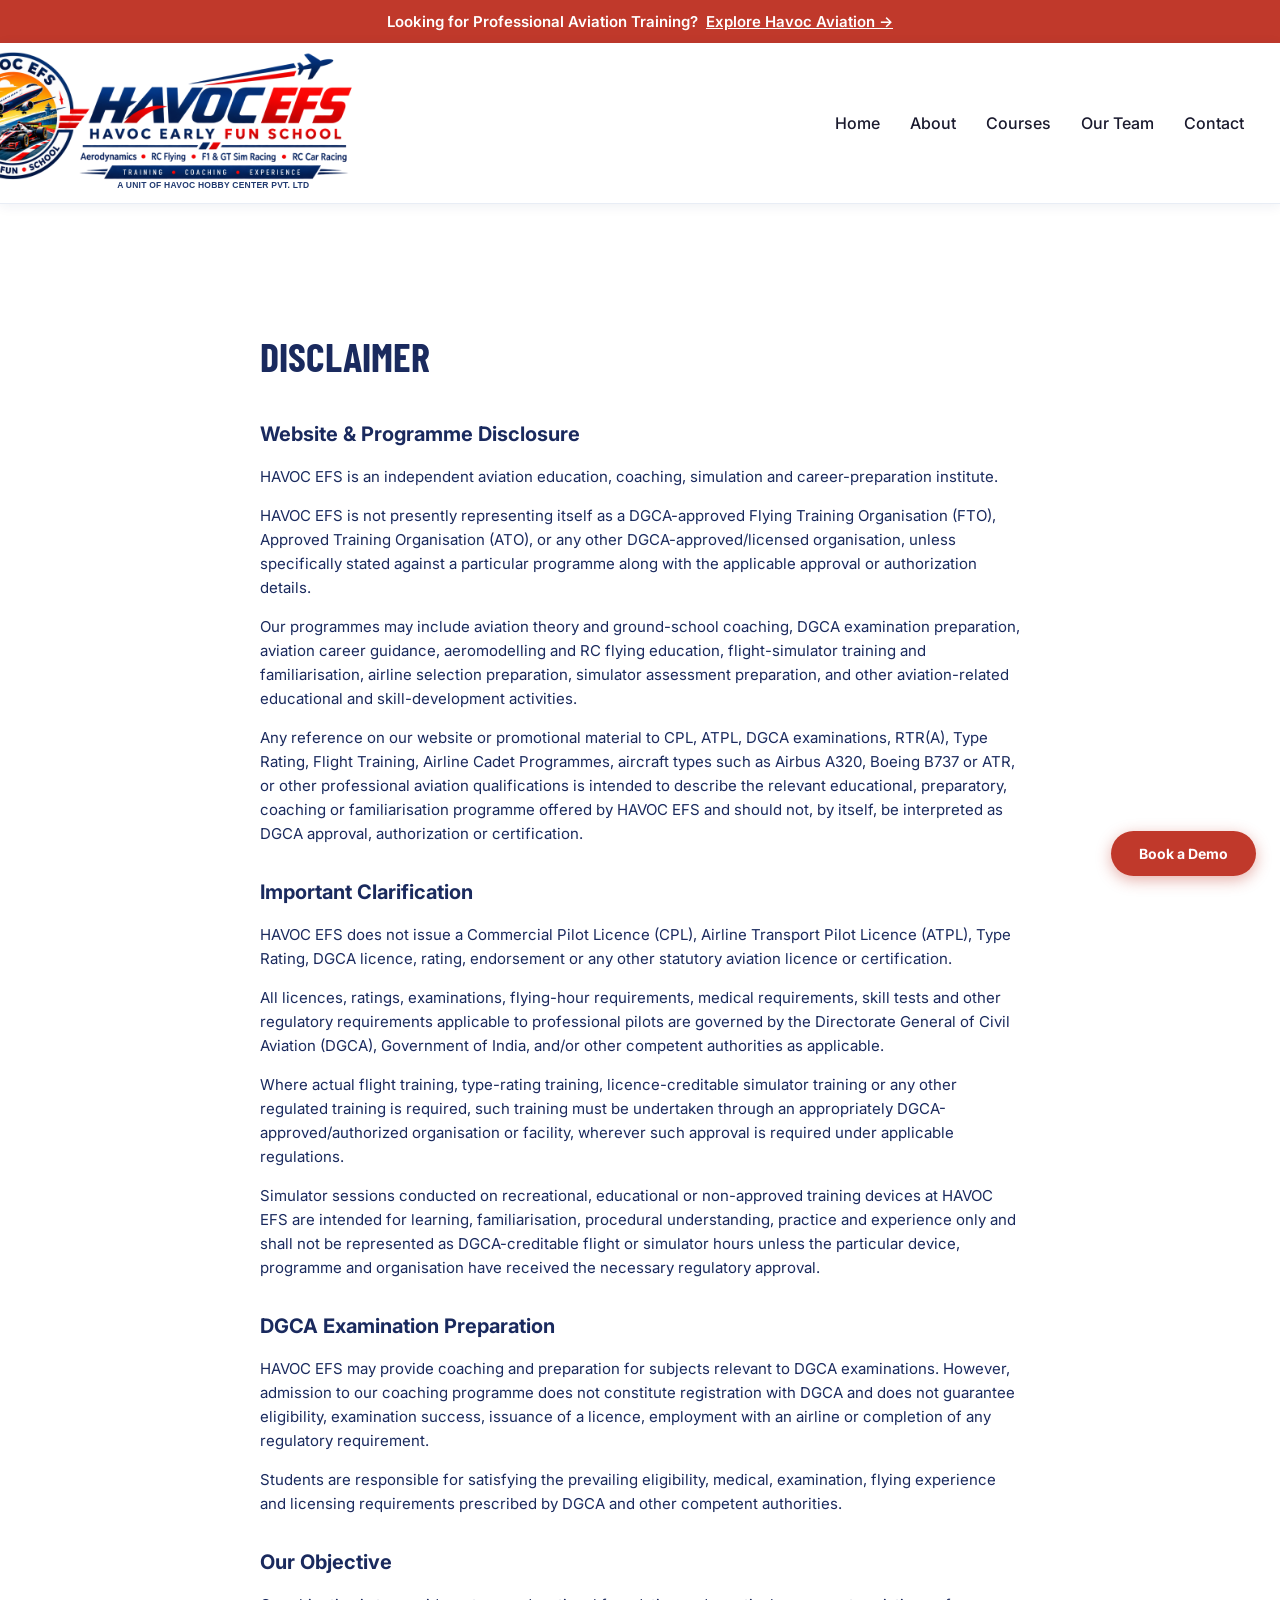
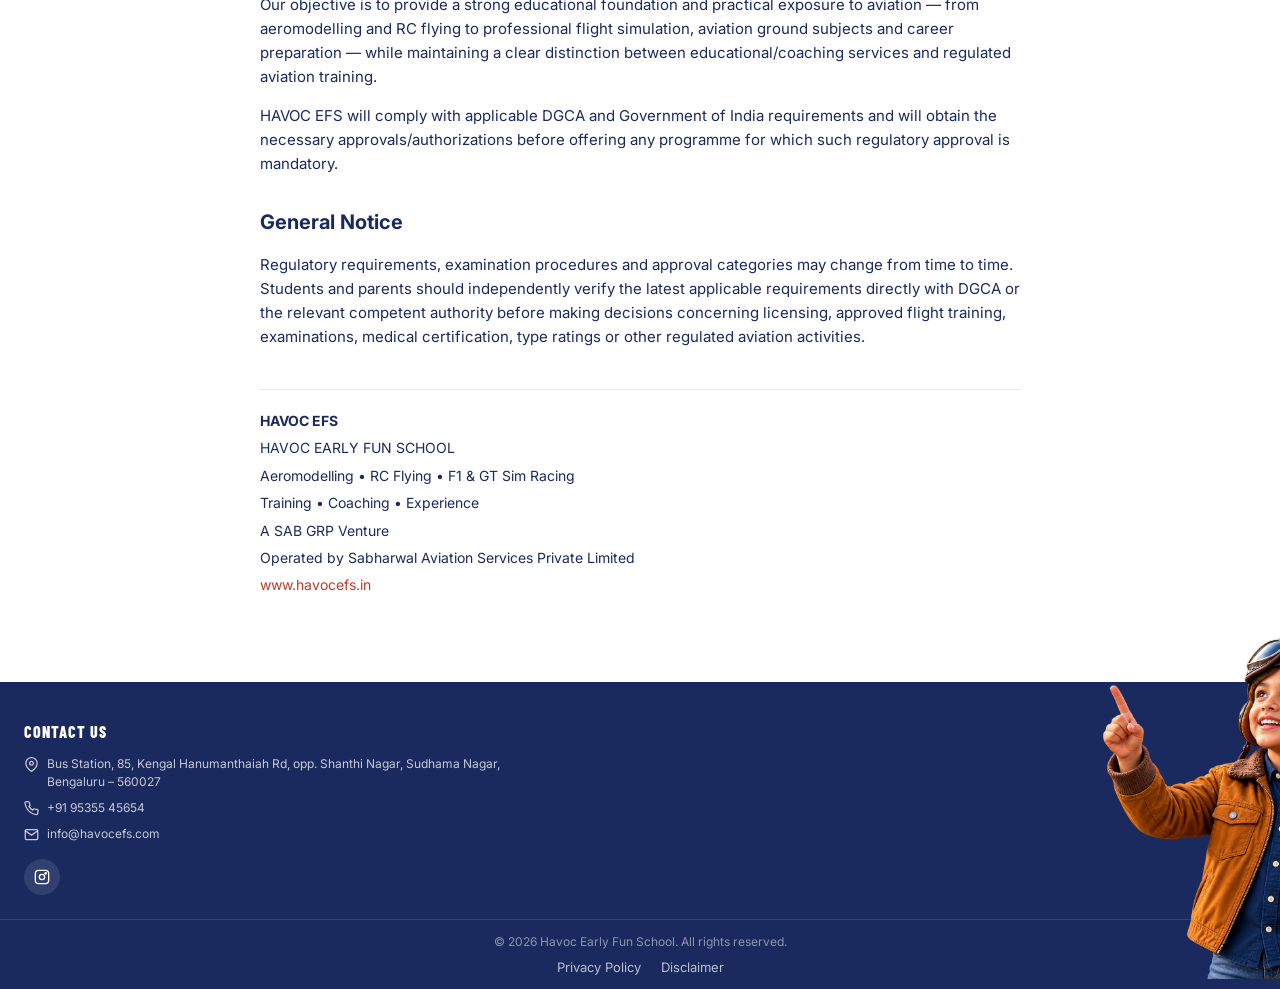
<file: disclaimer.html>
<!DOCTYPE html>
<html lang="en">
<head>
  <meta charset="UTF-8" />
  <meta name="viewport" content="width=device-width, initial-scale=1.0" />
  <title>Disclaimer – Havoc EFS | Havoc Early Fun School</title>
  <meta name="description" content="Read the disclaimer and programme disclosure for Havoc Early Fun School." />
  <meta name="darkreader-lock" />
  <meta name="color-scheme" content="light dark" />
  <meta name="supported-color-schemes" content="light dark" />
  <link rel="preconnect" href="https://fonts.googleapis.com" />
  <link rel="preconnect" href="https://fonts.gstatic.com" crossorigin />
  <link href="https://fonts.googleapis.com/css2?family=Inter:wght@400;500;600;700;800;900&family=Barlow+Condensed:ital,wght@0,600;0,700;0,800;1,800&display=swap" rel="stylesheet" />
  <link rel="stylesheet" href="style.css" />
</head>
<body>

  <!-- ANNOUNCEMENT BAR -->
  <a href="https://havocaviation.in/" class="announcement-bar" target="_blank" rel="noopener noreferrer">
    Looking for Professional Aviation Training? <span>Explore Havoc Aviation &rarr;</span>
  </a>

  <!-- NAVBAR -->
  <header class="navbar">
    <div class="nav-inner">
      <div class="nav-logo">
        <a href="/" id="logo-link" class="nav-logo-group">
          <img src="assets/home-page/logo.svg" alt="Havoc EFS – Havoc Early Fun School" class="nav-logo-img" />
        </a>
      </div>
      <div class="nav-right" style="display: flex; align-items: center;">
        <nav class="nav-links">
        <a href="/" class="nav-link" id="nav-home">Home</a>
        <a href="/about" class="nav-link" id="nav-about">About</a>
        <a href="/courses" class="nav-link" id="nav-courses">Courses</a>
        <a href="/team" class="nav-link" id="nav-team">Our Team</a>
        <a href="/contact" class="nav-link" id="nav-contact">Contact</a>
      </nav>
        <button class="mobile-menu-btn" id="mobile-menu-btn" aria-label="Toggle Menu">
        <svg width="24" height="24" viewBox="0 0 24 24" fill="none" stroke="currentColor" stroke-width="2"><line x1="3" y1="12" x2="21" y2="12"/><line x1="3" y1="6" x2="21" y2="6"/><line x1="3" y1="18" x2="21" y2="18"/></svg>
      </button>
      </div>
    </div>
  </header>

  <main style="padding: 120px 20px 80px; max-width: 800px; margin: 0 auto; color: var(--navy); line-height: 1.6;">
    <h1 style="font-family: 'Barlow Condensed', sans-serif; font-size: 40px; margin-bottom: 30px; text-transform: uppercase;">Disclaimer</h1>
    
    <h2 style="font-size: 20px; margin-top: 30px; margin-bottom: 15px; font-weight: 700;">Website & Programme Disclosure</h2>
    <p style="margin-bottom: 15px; font-size: 15px;">HAVOC EFS is an independent aviation education, coaching, simulation and career-preparation institute.</p>
    <p style="margin-bottom: 15px; font-size: 15px;">HAVOC EFS is not presently representing itself as a DGCA-approved Flying Training Organisation (FTO), Approved Training Organisation (ATO), or any other DGCA-approved/licensed organisation, unless specifically stated against a particular programme along with the applicable approval or authorization details.</p>
    <p style="margin-bottom: 15px; font-size: 15px;">Our programmes may include aviation theory and ground-school coaching, DGCA examination preparation, aviation career guidance, aeromodelling and RC flying education, flight-simulator training and familiarisation, airline selection preparation, simulator assessment preparation, and other aviation-related educational and skill-development activities.</p>
    <p style="margin-bottom: 30px; font-size: 15px;">Any reference on our website or promotional material to CPL, ATPL, DGCA examinations, RTR(A), Type Rating, Flight Training, Airline Cadet Programmes, aircraft types such as Airbus A320, Boeing B737 or ATR, or other professional aviation qualifications is intended to describe the relevant educational, preparatory, coaching or familiarisation programme offered by HAVOC EFS and should not, by itself, be interpreted as DGCA approval, authorization or certification.</p>

    <h2 style="font-size: 20px; margin-top: 30px; margin-bottom: 15px; font-weight: 700;">Important Clarification</h2>
    <p style="margin-bottom: 15px; font-size: 15px;">HAVOC EFS does not issue a Commercial Pilot Licence (CPL), Airline Transport Pilot Licence (ATPL), Type Rating, DGCA licence, rating, endorsement or any other statutory aviation licence or certification.</p>
    <p style="margin-bottom: 15px; font-size: 15px;">All licences, ratings, examinations, flying-hour requirements, medical requirements, skill tests and other regulatory requirements applicable to professional pilots are governed by the Directorate General of Civil Aviation (DGCA), Government of India, and/or other competent authorities as applicable.</p>
    <p style="margin-bottom: 15px; font-size: 15px;">Where actual flight training, type-rating training, licence-creditable simulator training or any other regulated training is required, such training must be undertaken through an appropriately DGCA-approved/authorized organisation or facility, wherever such approval is required under applicable regulations.</p>
    <p style="margin-bottom: 30px; font-size: 15px;">Simulator sessions conducted on recreational, educational or non-approved training devices at HAVOC EFS are intended for learning, familiarisation, procedural understanding, practice and experience only and shall not be represented as DGCA-creditable flight or simulator hours unless the particular device, programme and organisation have received the necessary regulatory approval.</p>

    <h2 style="font-size: 20px; margin-top: 30px; margin-bottom: 15px; font-weight: 700;">DGCA Examination Preparation</h2>
    <p style="margin-bottom: 15px; font-size: 15px;">HAVOC EFS may provide coaching and preparation for subjects relevant to DGCA examinations. However, admission to our coaching programme does not constitute registration with DGCA and does not guarantee eligibility, examination success, issuance of a licence, employment with an airline or completion of any regulatory requirement.</p>
    <p style="margin-bottom: 30px; font-size: 15px;">Students are responsible for satisfying the prevailing eligibility, medical, examination, flying experience and licensing requirements prescribed by DGCA and other competent authorities.</p>

    <h2 style="font-size: 20px; margin-top: 30px; margin-bottom: 15px; font-weight: 700;">Our Objective</h2>
    <p style="margin-bottom: 15px; font-size: 15px;">Our objective is to provide a strong educational foundation and practical exposure to aviation — from aeromodelling and RC flying to professional flight simulation, aviation ground subjects and career preparation — while maintaining a clear distinction between educational/coaching services and regulated aviation training.</p>
    <p style="margin-bottom: 30px; font-size: 15px;">HAVOC EFS will comply with applicable DGCA and Government of India requirements and will obtain the necessary approvals/authorizations before offering any programme for which such regulatory approval is mandatory.</p>

    <h2 style="font-size: 20px; margin-top: 30px; margin-bottom: 15px; font-weight: 700;">General Notice</h2>
    <p style="margin-bottom: 30px; font-size: 15px;">Regulatory requirements, examination procedures and approval categories may change from time to time. Students and parents should independently verify the latest applicable requirements directly with DGCA or the relevant competent authority before making decisions concerning licensing, approved flight training, examinations, medical certification, type ratings or other regulated aviation activities.</p>
    
    <div style="margin-top: 40px; padding-top: 20px; border-top: 1px solid #e2e8f0; font-size: 14px;">
      <p style="margin: 0 0 5px 0; font-weight: 700;">HAVOC EFS</p>
      <p style="margin: 0 0 5px 0;">HAVOC EARLY FUN SCHOOL</p>
      <p style="margin: 0 0 5px 0;">Aeromodelling • RC Flying • F1 & GT Sim Racing</p>
      <p style="margin: 0 0 5px 0;">Training • Coaching • Experience</p>
      <p style="margin: 0 0 5px 0;">A SAB GRP Venture</p>
      <p style="margin: 0 0 5px 0;">Operated by Sabharwal Aviation Services Private Limited</p>
      <p style="margin: 0 0 5px 0;"><a href="https://www.havocefs.in" style="color: var(--red); text-decoration: none;">www.havocefs.in</a></p>
    </div>
  </main>

  <!-- FOOTER -->
  <footer class="site-footer">
    <div class="footer-top">
      <div class="footer-contact">
        <h4>CONTACT US</h4>
        <div class="contact-row">
          <svg width="15" height="15" viewBox="0 0 24 24" fill="none" stroke="currentColor" stroke-width="2"><path d="M21 10c0 7-9 13-9 13S3 17 3 10a9 9 0 0 1 18 0z"/><circle cx="12" cy="10" r="3"/></svg>
          <span>Bus Station, 85, Kengal Hanumanthaiah Rd, opp. Shanthi Nagar, Sudhama Nagar, Bengaluru – 560027</span>
        </div>
        <div class="contact-row">
          <svg width="15" height="15" viewBox="0 0 24 24" fill="none" stroke="currentColor" stroke-width="2"><path d="M22 16.92v3a2 2 0 0 1-2.18 2 19.79 19.79 0 0 1-8.63-3.07A19.5 19.5 0 0 1 4.69 12 19.79 19.79 0 0 1 1.61 3.38 2 2 0 0 1 3.59 1h3a2 2 0 0 1 2 1.72c.127.96.361 1.903.7 2.81a2 2 0 0 1-.45 2.11L7.91 8.56a16 16 0 0 0 6 6l1.27-1.27a2 2 0 0 1 2.11-.45c.907.339 1.85.573 2.81.7A2 2 0 0 1 22 16.92z"/></svg>
          <span>+91 95355 45654</span>
        </div>
        <div class="contact-row">
          <svg width="15" height="15" viewBox="0 0 24 24" fill="none" stroke="currentColor" stroke-width="2"><path d="M4 4h16c1.1 0 2 .9 2 2v12c0 1.1-.9 2-2 2H4c-1.1 0-2-.9-2-2V6c0-1.1.9-2 2-2z"/><polyline points="22,6 12,13 2,6"/></svg>
          <span>info@havocefs.com</span>
        </div>
        <div class="social-links">
          <a href="#" class="social-icon" id="social-ig" aria-label="Instagram"><svg width="16" height="16" viewBox="0 0 24 24" fill="none" stroke="currentColor" stroke-width="2"><rect x="2" y="2" width="20" height="20" rx="5" ry="5"/><circle cx="12" cy="12" r="4"/><circle cx="17.5" cy="6.5" r="1" fill="currentColor"/></svg></a>
        </div>
      </div>
      <div class="footer-kid">
        <img src="assets/home-page/boy-corner.png" alt="Young pilot" />
      </div>
    </div>
    <div class="footer-bottom">
      <p>© 2026 Havoc Early Fun School. All rights reserved.</p>
      <div class="footer-legal-links" style="margin-top: 10px; display: flex; justify-content: center; gap: 20px;">
        <a href="/privacy-policy" style="color: rgba(255,255,255,0.7); text-decoration: none; font-size: 13px;">Privacy Policy</a>
        <a href="/disclaimer" style="color: rgba(255,255,255,0.7); text-decoration: none; font-size: 13px;">Disclaimer</a>
      </div>
    </div>
  </footer>

  <script src="script.js"></script>

  <a href="https://havocsim.in/book" class="floating-demo-btn">
    Book a Demo
  </a>
</body>
</html>
</file>
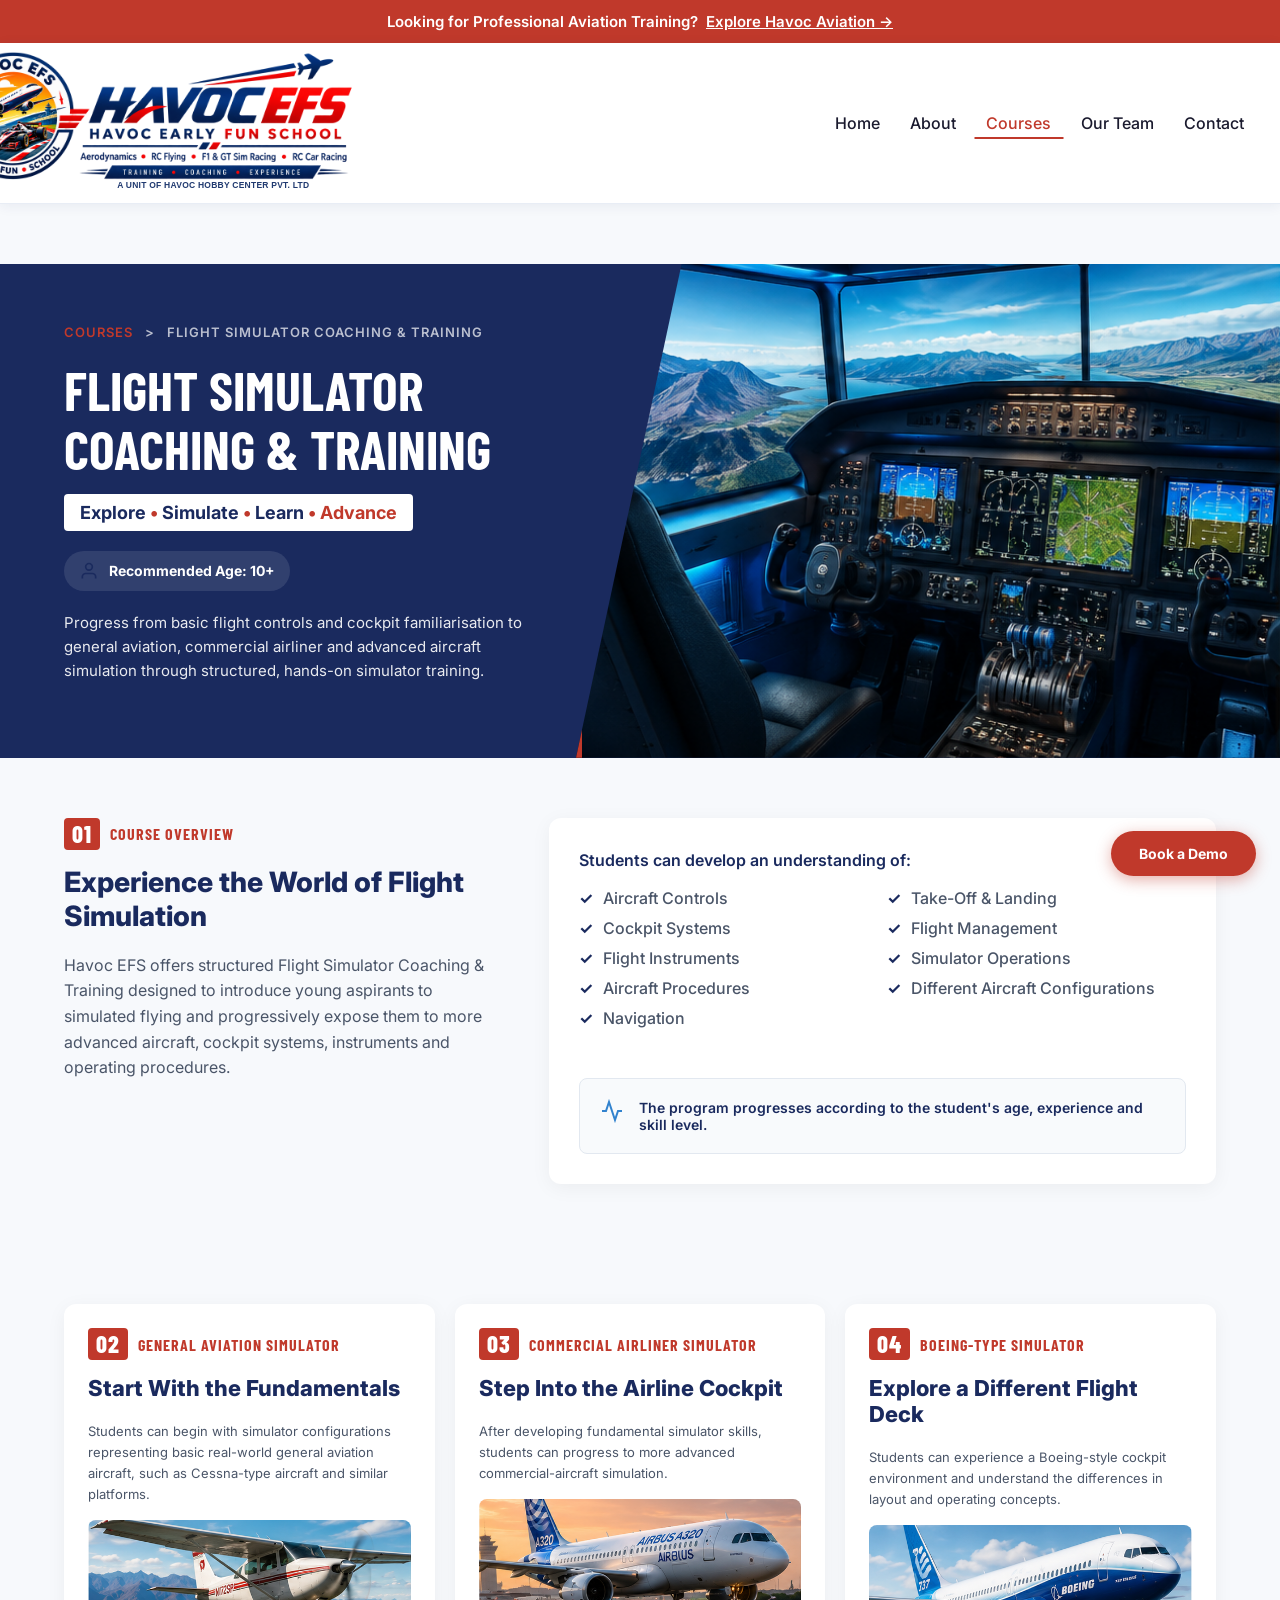
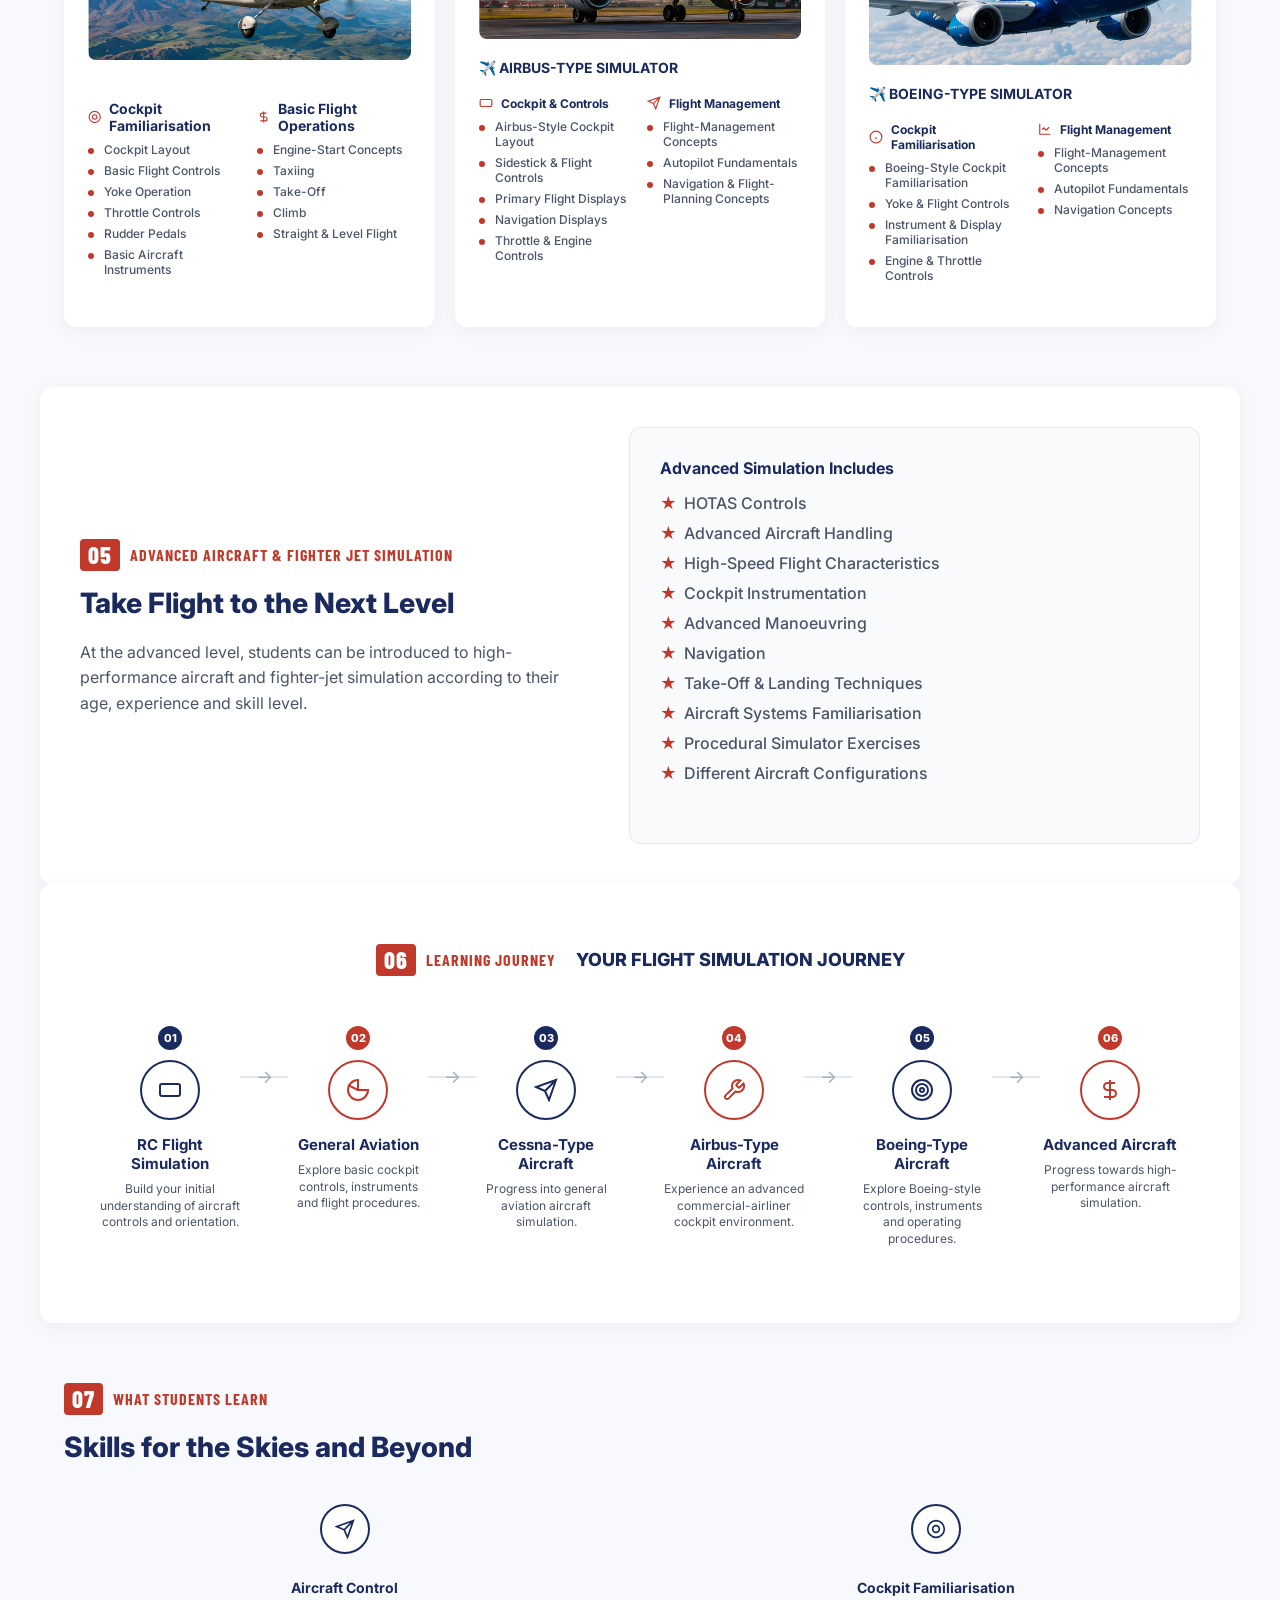
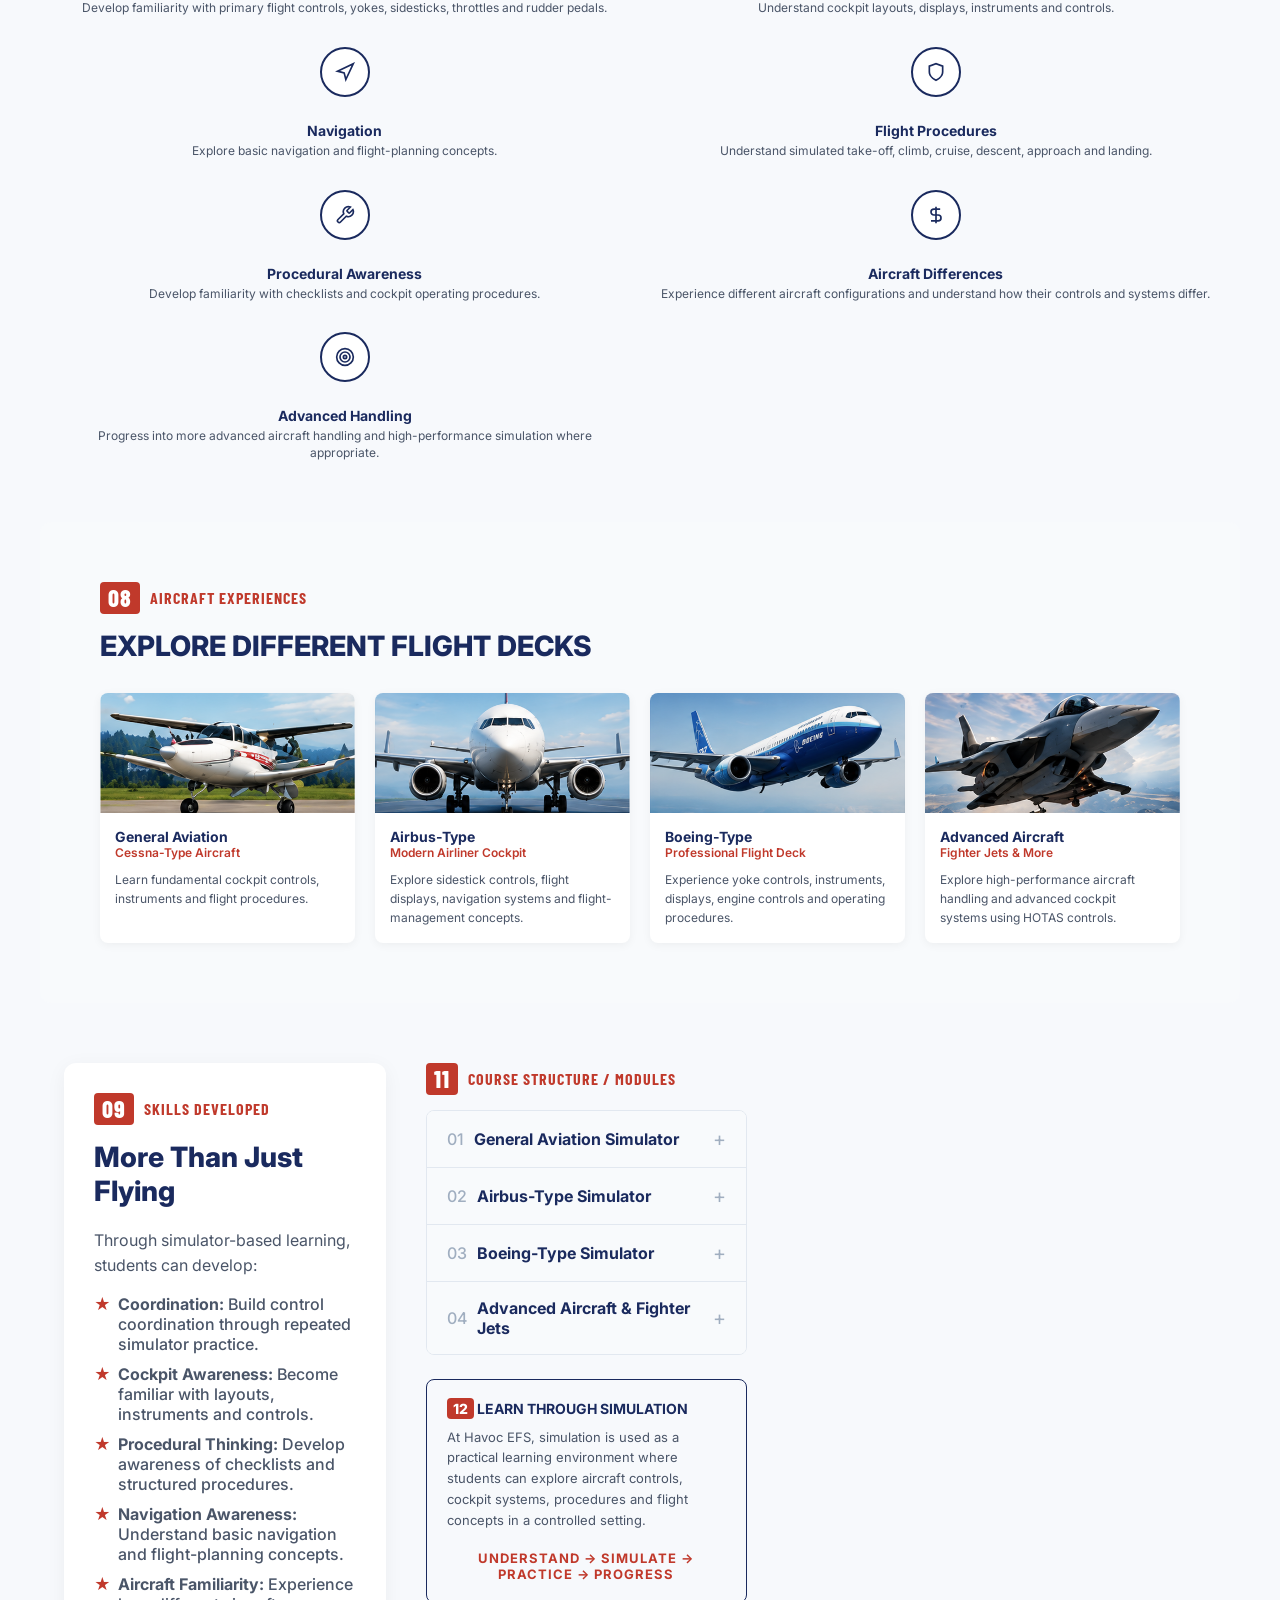
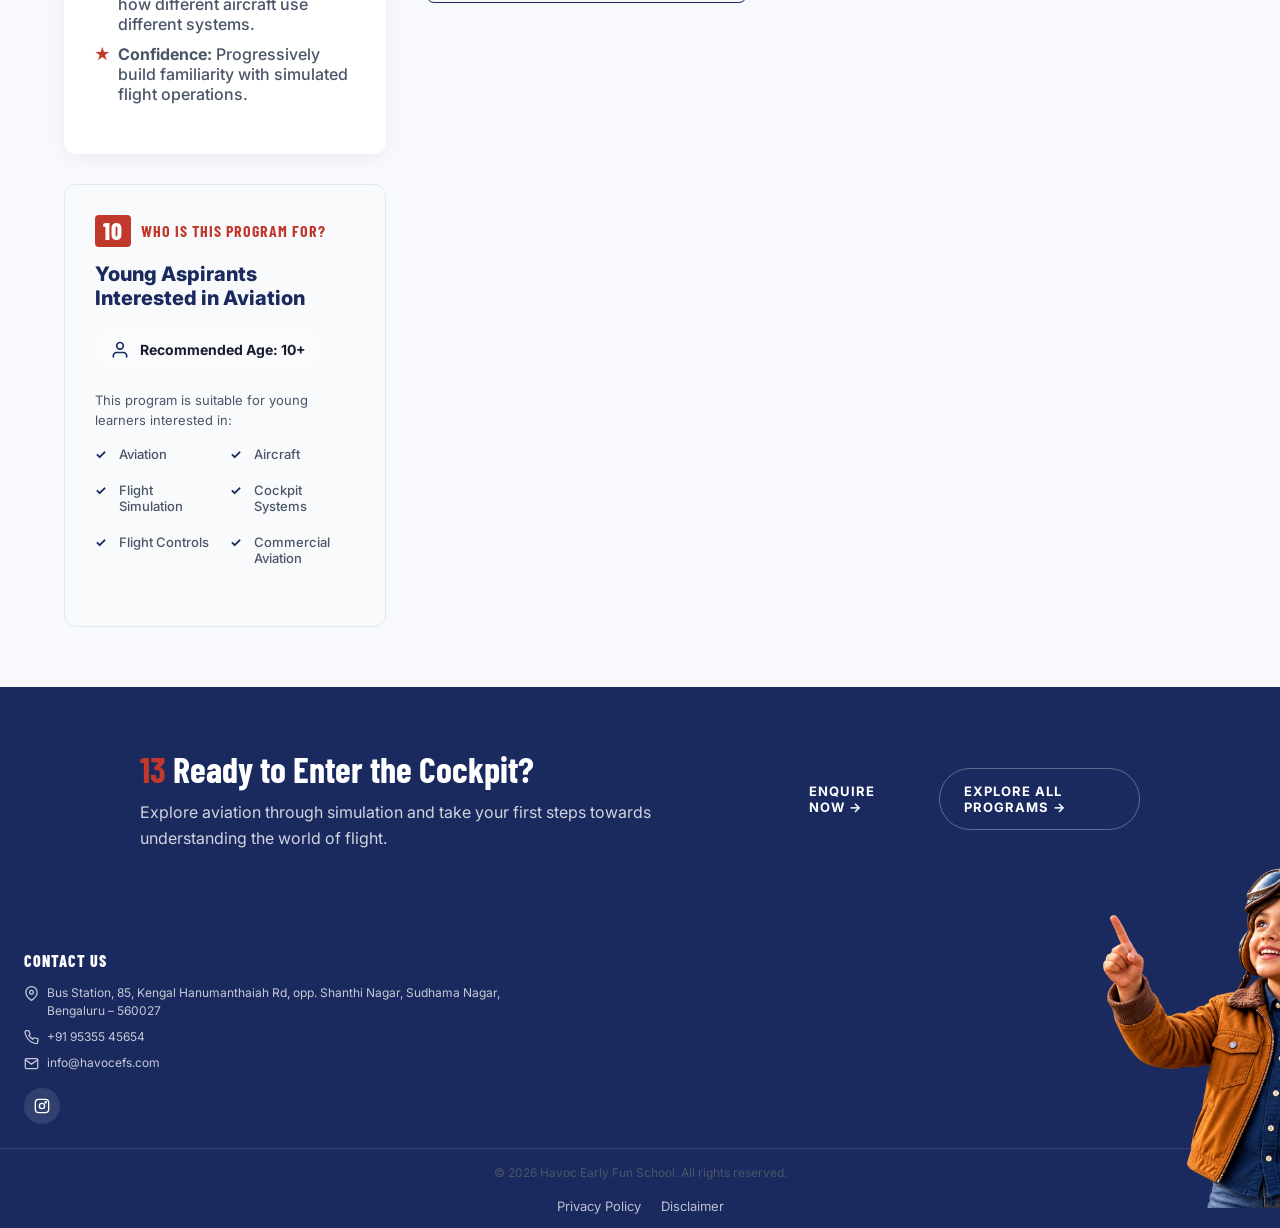
<file: flight-simulator.html>
<!DOCTYPE html>
<html lang="en">

<head>
  <meta charset="UTF-8" />
  <meta name="viewport" content="width=device-width, initial-scale=1.0" />
  <title>Flight Simulator Coaching & Training | Havoc EFS</title>
  <meta name="description"
    content="Progress from basic flight controls to advanced aircraft simulation through structured, hands-on simulator training." />
  <meta name="darkreader-lock" />
  <meta name="color-scheme" content="light dark" />
  <meta name="supported-color-schemes" content="light dark" />
  <link rel="preconnect" href="https://fonts.googleapis.com" />
  <link rel="preconnect" href="https://fonts.gstatic.com" crossorigin />
  <link
    href="https://fonts.googleapis.com/css2?family=Inter:wght@400;500;600;700;800;900&family=Barlow+Condensed:ital,wght@0,600;0,700;0,800;1,800&display=swap"
    rel="stylesheet" />
  <link rel="stylesheet" href="style.css" />
  <link rel="stylesheet" href="course-pages.css" />
</head>

<body class="course-page-body">

  <!-- ANNOUNCEMENT BAR -->
  <a href="https://havocaviation.in/" class="announcement-bar" target="_blank" rel="noopener noreferrer">
    Looking for Professional Aviation Training? <span>Explore Havoc Aviation &rarr;</span>
  </a>

  <!-- NAVBAR -->
  <header class="navbar">
    <div class="nav-inner">
      <div class="nav-logo">
        <a href="/" id="logo-link" class="nav-logo-group">
          <img src="assets/home-page/logo.svg" alt="Havoc EFS – Havoc Early Fun School" class="nav-logo-img" />
        </a>
      </div>
      <div class="nav-right" style="display: flex; align-items: center;">
        <nav class="nav-links">
        <a href="/" class="nav-link" id="nav-home">Home</a>
        <a href="/about" class="nav-link" id="nav-about">About</a>
        <a href="/courses" class="nav-link active" id="nav-courses">Courses</a>
        <a href="/team" class="nav-link" id="nav-team">Our Team</a>
        <a href="/contact" class="nav-link" id="nav-contact">Contact</a>
      </nav>
        <button class="mobile-menu-btn" id="mobile-menu-btn" aria-label="Toggle Menu">
        <svg width="24" height="24" viewBox="0 0 24 24" fill="none" stroke="currentColor" stroke-width="2">
          <line x1="3" y1="12" x2="21" y2="12" />
          <line x1="3" y1="6" x2="21" y2="6" />
          <line x1="3" y1="18" x2="21" y2="18" />
        </svg>
      </button>
      </div>
    </div>
  </header>

  <!-- HERO -->
  <section class="course-hero">
    <div class="course-hero-bg">
      <img src="assets/cources-page/flight-simulator.png" alt="Flight Simulator Hero Background"
        style="object-position: center;">
    </div>
    <div class="course-hero-content">
      <div class="breadcrumbs">
        <a href="/courses">COURSES</a> <span class="sep">></span> <span>FLIGHT SIMULATOR COACHING & TRAINING</span>
      </div>
      <h1 class="course-hero-title">FLIGHT SIMULATOR<br>COACHING & TRAINING</h1>
      <h2 class="course-hero-subtitle">
        <span class="navy-text">Explore</span> <span class="red-text">•</span>
        <span class="navy-text">Simulate</span> <span class="red-text">•</span>
        <span class="navy-text">Learn</span> <span class="red-text">•</span>
        <span class="red-text">Advance</span>
      </h2>
      <div class="course-hero-age">
        <svg width="20" height="20" viewBox="0 0 24 24" fill="none" stroke="var(--navy)" stroke-width="2">
          <path d="M20 21v-2a4 4 0 0 0-4-4H8a4 4 0 0 0-4 4v2" />
          <circle cx="12" cy="7" r="4" />
        </svg>
        <strong>Recommended Age: 10+</strong>
      </div>
      <p class="course-hero-desc">
        Progress from basic flight controls and cockpit familiarisation to general aviation, commercial airliner and
        advanced aircraft simulation through structured, hands-on simulator training.
      </p>
    </div>
  </section>

  <!-- 01 OVERVIEW -->
  <section class="course-section overview-section" style="align-items: start;">
    <div class="cs-left" style="flex: 1.2;">
      <h3 class="cs-header"><span class="cs-num">01</span> COURSE OVERVIEW</h3>
      <h2 class="cs-title">Experience the World of Flight Simulation</h2>
      <p>Havoc EFS offers structured Flight Simulator Coaching & Training designed to introduce young aspirants to
        simulated flying and progressively expose them to more advanced aircraft, cockpit systems, instruments and
        operating procedures.</p>
    </div>
    <div class="cs-right" style="flex: 1.8;">
      <div class="white-card p-6"
        style="background:#fff; border-radius:12px; padding:30px; box-shadow: 0 4px 20px rgba(0,0,0,0.05);">
        <p class="cs-right-intro" style="margin-bottom:15px;">Students can develop an understanding of:</p>
        <div class="split-list">
          <ul class="cs-check-list">
            <li>Aircraft Controls</li>
            <li>Cockpit Systems</li>
            <li>Flight Instruments</li>
            <li>Aircraft Procedures</li>
            <li>Navigation</li>
          </ul>
          <ul class="cs-check-list">
            <li>Take-Off & Landing</li>
            <li>Flight Management</li>
            <li>Simulator Operations</li>
            <li>Different Aircraft Configurations</li>
          </ul>
        </div>
        <div class="info-box box-grey" style="margin-top:20px;">
          <div class="ib-icon target-icon">
            <svg width="24" height="24" viewBox="0 0 24 24" fill="none" stroke="currentColor" stroke-width="2">
              <polyline points="22 12 18 12 15 21 9 3 6 12 2 12"></polyline>
            </svg>
          </div>
          <div class="ib-text">The program progresses according to the student's age, experience and skill level.</div>
        </div>
      </div>
    </div>
  </section>

  <!-- 02, 03, 04 SIMULATOR TYPES (3 Columns) -->
  <section class="course-section col-3-layout" style="gap:20px;">
    <!-- General Aviation -->
    <div class="c3-item" style="padding:24px;">
      <h3 class="cs-header"><span class="cs-num">02</span> GENERAL AVIATION SIMULATOR</h3>
      <h2 class="cs-title" style="font-size: 22px;">Start With the Fundamentals</h2>
      <p style="font-size:13px;">Students can begin with simulator configurations representing basic real-world general
        aviation aircraft, such as Cessna-type aircraft and similar platforms.</p>

      <div class="sim-img-placeholder mb-3" style="width:100%; height:140px; overflow:hidden; border-radius:8px;">
        <img src="assets/simulator/fundamental-sim.png" alt="General Aviation Simulator"
          style="width:100%; height:100%; object-fit:cover; object-position:center; display:block;">
      </div>

      <div class="sim-features-grid" style="display:grid; grid-template-columns:1fr 1fr; gap:15px; margin-top:20px;">
        <div>
          <h4 class="bf-title navy-text"><svg width="16" height="16" viewBox="0 0 24 24" fill="none"
              stroke="currentColor" stroke-width="2">
              <circle cx="12" cy="12" r="10" />
              <circle cx="12" cy="12" r="4" />
            </svg> Cockpit Familiarisation</h4>
          <ul class="cs-list mini-list">
            <li>Cockpit Layout</li>
            <li>Basic Flight Controls</li>
            <li>Yoke Operation</li>
            <li>Throttle Controls</li>
            <li>Rudder Pedals</li>
            <li>Basic Aircraft Instruments</li>
          </ul>
        </div>
        <div>
          <h4 class="bf-title navy-text"><svg width="16" height="16" viewBox="0 0 24 24" fill="none"
              stroke="currentColor" stroke-width="2">
              <path d="M12 2v20M17 5H9.5a3.5 3.5 0 0 0 0 7h5a3.5 3.5 0 0 1 0 7H6" />
            </svg> Basic Flight Operations</h4>
          <ul class="cs-list mini-list">
            <li>Engine-Start Concepts</li>
            <li>Taxiing</li>
            <li>Take-Off</li>
            <li>Climb</li>
            <li>Straight & Level Flight</li>
          </ul>
        </div>
      </div>
    </div>

    <!-- Airbus Type -->
    <div class="c3-item" style="padding:24px;">
      <h3 class="cs-header"><span class="cs-num">03</span> COMMERCIAL AIRLINER SIMULATOR</h3>
      <h2 class="cs-title" style="font-size: 22px;">Step Into the Airline Cockpit</h2>
      <p style="font-size:13px;">After developing fundamental simulator skills, students can progress to more advanced
        commercial-aircraft simulation.</p>

      <div class="sim-img-placeholder mb-3" style="width:100%; height:140px; overflow:hidden; border-radius:8px;">
        <img src="assets/simulator/airbus-sim.png" alt="Airbus Type Simulator"
          style="width:100%; height:100%; object-fit:cover; object-position:center; display:block;">
      </div>

      <h4 class="bf-title navy-text mb-3">✈️ AIRBUS-TYPE SIMULATOR</h4>
      <div class="sim-features-grid" style="display:grid; grid-template-columns:1fr 1fr; gap:15px;">
        <div>
          <h4 class="bf-title navy-text" style="font-size:12px;"><svg width="14" height="14" viewBox="0 0 24 24"
              fill="none" stroke="currentColor" stroke-width="2">
              <rect x="2" y="6" width="20" height="12" rx="2" ry="2" />
            </svg> Cockpit & Controls</h4>
          <ul class="cs-list mini-list">
            <li>Airbus-Style Cockpit Layout</li>
            <li>Sidestick & Flight Controls</li>
            <li>Primary Flight Displays</li>
            <li>Navigation Displays</li>
            <li>Throttle & Engine Controls</li>
          </ul>
        </div>
        <div>
          <h4 class="bf-title navy-text" style="font-size:12px;"><svg width="14" height="14" viewBox="0 0 24 24"
              fill="none" stroke="currentColor" stroke-width="2">
              <path d="M22 2 11 13M22 2l-7 20-4-9-9-4 20-7z" />
            </svg> Flight Management</h4>
          <ul class="cs-list mini-list">
            <li>Flight-Management Concepts</li>
            <li>Autopilot Fundamentals</li>
            <li>Navigation & Flight-Planning Concepts</li>
          </ul>
        </div>
      </div>
    </div>

    <!-- Boeing Type -->
    <div class="c3-item" style="padding:24px;">
      <h3 class="cs-header"><span class="cs-num">04</span> BOEING-TYPE SIMULATOR</h3>
      <h2 class="cs-title" style="font-size: 22px;">Explore a Different Flight Deck</h2>
      <p style="font-size:13px;">Students can experience a Boeing-style cockpit environment and understand the
        differences in layout and operating concepts.</p>

      <div class="sim-img-placeholder mb-3" style="width:100%; height:140px; overflow:hidden; border-radius:8px;">
        <img src="assets/simulator/boieng-sim.png" alt="Boeing Type Simulator"
          style="width:100%; height:100%; object-fit:cover; object-position:center; display:block;">
      </div>

      <h4 class="bf-title navy-text mb-3">✈️ BOEING-TYPE SIMULATOR</h4>
      <div class="sim-features-grid" style="display:grid; grid-template-columns:1fr 1fr; gap:15px;">
        <div>
          <h4 class="bf-title navy-text" style="font-size:12px;"><svg width="14" height="14" viewBox="0 0 24 24"
              fill="none" stroke="currentColor" stroke-width="2">
              <circle cx="12" cy="12" r="10" />
              <path d="M12 16v-4" />
              <path d="M12 8h.01" />
            </svg> Cockpit Familiarisation</h4>
          <ul class="cs-list mini-list">
            <li>Boeing-Style Cockpit Familiarisation</li>
            <li>Yoke & Flight Controls</li>
            <li>Instrument & Display Familiarisation</li>
            <li>Engine & Throttle Controls</li>
          </ul>
        </div>
        <div>
          <h4 class="bf-title navy-text" style="font-size:12px;"><svg width="14" height="14" viewBox="0 0 24 24"
              fill="none" stroke="currentColor" stroke-width="2">
              <path d="M3 3v18h18" />
              <path d="m19 9-5 5-4-4-3 3" />
            </svg> Flight Management</h4>
          <ul class="cs-list mini-list">
            <li>Flight-Management Concepts</li>
            <li>Autopilot Fundamentals</li>
            <li>Navigation Concepts</li>
          </ul>
        </div>
      </div>
    </div>
  </section>

  <!-- 05 ADVANCED AIRCRAFT -->
  <section class="course-section advanced-sim-section"
    style="background:#fff; border-radius:12px; padding:40px; box-shadow:0 4px 20px rgba(0,0,0,0.05);">
    <div style="display:flex; gap:40px; align-items:center;">
      <div style="flex:1;">
        <h3 class="cs-header"><span class="cs-num">05</span> ADVANCED AIRCRAFT & FIGHTER JET SIMULATION</h3>
        <h2 class="cs-title">Take Flight to the Next Level</h2>
        <p>At the advanced level, students can be introduced to high-performance aircraft and fighter-jet simulation
          according to their age, experience and skill level.</p>
      </div>
      <div style="flex:1; background:#f8fafc; padding:30px; border-radius:12px; border:1px solid #e2e8f0;">
        <h4 class="navy-text" style="margin-bottom:15px; font-size:16px;">Advanced Simulation Includes</h4>
        <ul class="cs-star-list" style="columns: 1; column-gap: 20px;">
          <li>HOTAS Controls</li>
          <li>Advanced Aircraft Handling</li>
          <li>High-Speed Flight Characteristics</li>
          <li>Cockpit Instrumentation</li>
          <li>Advanced Manoeuvring</li>
          <li>Navigation</li>
          <li>Take-Off & Landing Techniques</li>
          <li>Aircraft Systems Familiarisation</li>
          <li>Procedural Simulator Exercises</li>
          <li>Different Aircraft Configurations</li>
        </ul>
      </div>
    </div>
  </section>

  <!-- 06 LEARNING JOURNEY -->
  <section class="course-section journey-section">
    <div class="journey-header">
      <h3 class="cs-header"><span class="cs-num">06</span> LEARNING JOURNEY</h3>
      <div class="journey-steps-title">YOUR FLIGHT SIMULATION JOURNEY</div>
    </div>

    <div class="timeline tl-6-steps">
      <div class="tl-step">
        <div class="tl-circle">01</div>
        <div class="tl-icon-circle"><svg width="24" height="24" viewBox="0 0 24 24" fill="none" stroke="currentColor"
            stroke-width="2">
            <rect x="2" y="6" width="20" height="12" rx="2" ry="2" />
            <path d="M12 12h.01M16 12h.01M8 12h.01" />
          </svg></div>
        <h4 class="tl-title red-text">RC Flight Simulation</h4>
        <p class="tl-desc">Build your initial understanding of aircraft controls and orientation.</p>
      </div>
      <div class="tl-connector"></div>

      <div class="tl-step red">
        <div class="tl-circle">02</div>
        <div class="tl-icon-circle"><svg width="24" height="24" viewBox="0 0 24 24" fill="none" stroke="currentColor"
            stroke-width="2">
            <path d="M12 2a10 10 0 1 0 10 10H12V2Z" />
            <path d="M12 12 2.1 7.1" />
          </svg></div>
        <h4 class="tl-title navy-text">General Aviation</h4>
        <p class="tl-desc">Explore basic cockpit controls, instruments and flight procedures.</p>
      </div>
      <div class="tl-connector"></div>

      <div class="tl-step navy">
        <div class="tl-circle">03</div>
        <div class="tl-icon-circle"><svg width="24" height="24" viewBox="0 0 24 24" fill="none" stroke="currentColor"
            stroke-width="2">
            <path d="M22 2 11 13M22 2l-7 20-4-9-9-4 20-7z" />
          </svg></div>
        <h4 class="tl-title red-text">Cessna-Type Aircraft</h4>
        <p class="tl-desc">Progress into general aviation aircraft simulation.</p>
      </div>
      <div class="tl-connector"></div>

      <div class="tl-step red">
        <div class="tl-circle">04</div>
        <div class="tl-icon-circle"><svg width="24" height="24" viewBox="0 0 24 24" fill="none" stroke="currentColor"
            stroke-width="2">
            <path
              d="M14.7 6.3a1 1 0 0 0 0 1.4l1.6 1.6a1 1 0 0 0 1.4 0l3.77-3.77a6 6 0 0 1-7.94 7.94l-6.91 6.91a2.12 2.12 0 0 1-3-3l6.91-6.91a6 6 0 0 1 7.94-7.94l-3.76 3.76z" />
          </svg></div>
        <h4 class="tl-title navy-text">Airbus-Type Aircraft</h4>
        <p class="tl-desc">Experience an advanced commercial-airliner cockpit environment.</p>
      </div>
      <div class="tl-connector"></div>

      <div class="tl-step navy">
        <div class="tl-circle">05</div>
        <div class="tl-icon-circle"><svg width="24" height="24" viewBox="0 0 24 24" fill="none" stroke="currentColor"
            stroke-width="2">
            <circle cx="12" cy="12" r="10" />
            <circle cx="12" cy="12" r="6" />
            <circle cx="12" cy="12" r="2" />
          </svg></div>
        <h4 class="tl-title red-text">Boeing-Type Aircraft</h4>
        <p class="tl-desc">Explore Boeing-style controls, instruments and operating procedures.</p>
      </div>
      <div class="tl-connector"></div>

      <div class="tl-step red">
        <div class="tl-circle">06</div>
        <div class="tl-icon-circle"><svg width="24" height="24" viewBox="0 0 24 24" fill="none" stroke="currentColor"
            stroke-width="2">
            <path d="M12 2v20M17 5H9.5a3.5 3.5 0 0 0 0 7h5a3.5 3.5 0 0 1 0 7H6" />
          </svg></div>
        <h4 class="tl-title navy-text">Advanced Aircraft</h4>
        <p class="tl-desc">Progress towards high-performance aircraft simulation.</p>
      </div>
    </div>
  </section>

  <!-- 07 WHAT STUDENTS LEARN -->
  <section class="course-section">
    <h3 class="cs-header"><span class="cs-num">07</span> WHAT STUDENTS LEARN</h3>
    <h2 class="cs-title">Skills for the Skies and Beyond</h2>

    <div class="skills-grid grid-4-col" style="gap:30px; margin-top:40px;">
      <!-- Row 1 -->
      <div class="sk-item" style="flex-direction:column; align-items:center; text-align:center;">
        <div class="tl-icon-circle" style="width:50px; height:50px;"><svg width="20" height="20" viewBox="0 0 24 24"
            fill="none" stroke="currentColor" stroke-width="2">
            <path d="M22 2 11 13M22 2l-7 20-4-9-9-4 20-7z" />
          </svg></div>
        <div class="sk-text">
          <strong>Aircraft Control</strong>
          <p>Develop familiarity with primary flight controls, yokes, sidesticks, throttles and rudder pedals.</p>
        </div>
      </div>
      <div class="sk-item" style="flex-direction:column; align-items:center; text-align:center;">
        <div class="tl-icon-circle" style="width:50px; height:50px;"><svg width="20" height="20" viewBox="0 0 24 24"
            fill="none" stroke="currentColor" stroke-width="2">
            <circle cx="12" cy="12" r="10" />
            <circle cx="12" cy="12" r="4" />
          </svg></div>
        <div class="sk-text">
          <strong>Cockpit Familiarisation</strong>
          <p>Understand cockpit layouts, displays, instruments and controls.</p>
        </div>
      </div>
      <div class="sk-item" style="flex-direction:column; align-items:center; text-align:center;">
        <div class="tl-icon-circle" style="width:50px; height:50px;"><svg width="20" height="20" viewBox="0 0 24 24"
            fill="none" stroke="currentColor" stroke-width="2">
            <polygon points="3 11 22 2 13 21 11 13 3 11" />
          </svg></div>
        <div class="sk-text">
          <strong>Navigation</strong>
          <p>Explore basic navigation and flight-planning concepts.</p>
        </div>
      </div>
      <div class="sk-item" style="flex-direction:column; align-items:center; text-align:center;">
        <div class="tl-icon-circle" style="width:50px; height:50px;"><svg width="20" height="20" viewBox="0 0 24 24"
            fill="none" stroke="currentColor" stroke-width="2">
            <path d="M12 22s8-4 8-10V5l-8-3-8 3v7c0 6 8 10 8 10z" />
          </svg></div>
        <div class="sk-text">
          <strong>Flight Procedures</strong>
          <p>Understand simulated take-off, climb, cruise, descent, approach and landing.</p>
        </div>
      </div>
      <!-- Row 2 -->
      <div class="sk-item" style="flex-direction:column; align-items:center; text-align:center;">
        <div class="tl-icon-circle" style="width:50px; height:50px;"><svg width="20" height="20" viewBox="0 0 24 24"
            fill="none" stroke="currentColor" stroke-width="2">
            <path
              d="M14.7 6.3a1 1 0 0 0 0 1.4l1.6 1.6a1 1 0 0 0 1.4 0l3.77-3.77a6 6 0 0 1-7.94 7.94l-6.91 6.91a2.12 2.12 0 0 1-3-3l6.91-6.91a6 6 0 0 1 7.94-7.94l-3.76 3.76z" />
          </svg></div>
        <div class="sk-text">
          <strong>Procedural Awareness</strong>
          <p>Develop familiarity with checklists and cockpit operating procedures.</p>
        </div>
      </div>
      <div class="sk-item" style="flex-direction:column; align-items:center; text-align:center;">
        <div class="tl-icon-circle" style="width:50px; height:50px;"><svg width="20" height="20" viewBox="0 0 24 24"
            fill="none" stroke="currentColor" stroke-width="2">
            <path d="M12 2v20M17 5H9.5a3.5 3.5 0 0 0 0 7h5a3.5 3.5 0 0 1 0 7H6" />
          </svg></div>
        <div class="sk-text">
          <strong>Aircraft Differences</strong>
          <p>Experience different aircraft configurations and understand how their controls and systems differ.</p>
        </div>
      </div>
      <div class="sk-item" style="flex-direction:column; align-items:center; text-align:center;">
        <div class="tl-icon-circle" style="width:50px; height:50px;"><svg width="20" height="20" viewBox="0 0 24 24"
            fill="none" stroke="currentColor" stroke-width="2">
            <circle cx="12" cy="12" r="10" />
            <circle cx="12" cy="12" r="6" />
            <circle cx="12" cy="12" r="2" />
          </svg></div>
        <div class="sk-text">
          <strong>Advanced Handling</strong>
          <p>Progress into more advanced aircraft handling and high-performance simulation where appropriate.</p>
        </div>
      </div>
    </div>
  </section>

  <!-- 08 AIRCRAFT EXPERIENCES -->
  <section class="course-section bg-gray-50" style="background:#f8fafc; padding:60px; border-radius:12px;">
    <h3 class="cs-header"><span class="cs-num">08</span> AIRCRAFT EXPERIENCES</h3>
    <h2 class="cs-title">EXPLORE DIFFERENT FLIGHT DECKS</h2>

    <div class="img-grid-4-col grid-4-col" style="gap:20px; margin-top:30px;">
      <!-- Card 1 -->
      <div class="flight-deck-card"
        style="background:#fff; border-radius:8px; overflow:hidden; box-shadow:0 2px 10px rgba(0,0,0,0.05);">
        <div style="height:120px; overflow:hidden;">
          <img src="assets/simulator/general-aviation.png" alt="General Aviation"
            style="width:100%; height:100%; object-fit:cover; object-position:center; display:block;">
        </div>
        <div style="padding:15px;">
          <strong style="color:var(--navy); font-size:14px; display:block;">General Aviation</strong>
          <span
            style="font-size:12px; color:var(--red); font-weight:600; display:block; margin-bottom:10px;">Cessna-Type
            Aircraft</span>
          <p style="font-size:12px; margin:0;">Learn fundamental cockpit controls, instruments and flight procedures.
          </p>
        </div>
      </div>
      <!-- Card 2 -->
      <div class="flight-deck-card"
        style="background:#fff; border-radius:8px; overflow:hidden; box-shadow:0 2px 10px rgba(0,0,0,0.05);">
        <div style="height:120px; overflow:hidden;">
          <img src="assets/simulator/airbus-type.png" alt="Airbus Type"
            style="width:100%; height:100%; object-fit:cover; object-position:center; display:block;">
        </div>
        <div style="padding:15px;">
          <strong style="color:var(--navy); font-size:14px; display:block;">Airbus-Type</strong>
          <span style="font-size:12px; color:var(--red); font-weight:600; display:block; margin-bottom:10px;">Modern
            Airliner Cockpit</span>
          <p style="font-size:12px; margin:0;">Explore sidestick controls, flight displays, navigation systems and
            flight-management concepts.</p>
        </div>
      </div>
      <!-- Card 3 -->
      <div class="flight-deck-card"
        style="background:#fff; border-radius:8px; overflow:hidden; box-shadow:0 2px 10px rgba(0,0,0,0.05);">
        <div style="height:120px; overflow:hidden;">
          <img src="assets/simulator/boeing-type.png" alt="Boeing Type"
            style="width:100%; height:100%; object-fit:cover; object-position:center; display:block;">
        </div>
        <div style="padding:15px;">
          <strong style="color:var(--navy); font-size:14px; display:block;">Boeing-Type</strong>
          <span
            style="font-size:12px; color:var(--red); font-weight:600; display:block; margin-bottom:10px;">Professional
            Flight Deck</span>
          <p style="font-size:12px; margin:0;">Experience yoke controls, instruments, displays, engine controls and
            operating procedures.</p>
        </div>
      </div>
      <!-- Card 4 -->
      <div class="flight-deck-card"
        style="background:#fff; border-radius:8px; overflow:hidden; box-shadow:0 2px 10px rgba(0,0,0,0.05);">
        <div style="height:120px; overflow:hidden;">
          <img src="assets/simulator/advanced-aircraft.png" alt="Advanced Aircraft"
            style="width:100%; height:100%; object-fit:cover; object-position:center; display:block;">
        </div>
        <div style="padding:15px;">
          <strong style="color:var(--navy); font-size:14px; display:block;">Advanced Aircraft</strong>
          <span style="font-size:12px; color:var(--red); font-weight:600; display:block; margin-bottom:10px;">Fighter
            Jets & More</span>
          <p style="font-size:12px; margin:0;">Explore high-performance aircraft handling and advanced cockpit systems
            using HOTAS controls.</p>
        </div>
      </div>
    </div>
  </section>

  <!-- 09, 10, 11 (BOTTOM GRID) -->
  <section class="course-section bottom-grid grid-2-col" style="gap:40px;">
    <!-- LEFT COL -->
    <div>
      <div class="who-box" style="margin-bottom:30px;">
        <h3 class="cs-header"><span class="cs-num">09</span> SKILLS DEVELOPED</h3>
        <h2 class="cs-title">More Than Just Flying</h2>
        <p>Through simulator-based learning, students can develop:</p>
        <ul class="cs-star-list">
          <li><strong>Coordination:</strong> Build control coordination through repeated simulator practice.</li>
          <li><strong>Cockpit Awareness:</strong> Become familiar with layouts, instruments and controls.</li>
          <li><strong>Procedural Thinking:</strong> Develop awareness of checklists and structured procedures.</li>
          <li><strong>Navigation Awareness:</strong> Understand basic navigation and flight-planning concepts.</li>
          <li><strong>Aircraft Familiarity:</strong> Experience how different aircraft use different systems.</li>
          <li><strong>Confidence:</strong> Progressively build familiarity with simulated flight operations.</li>
        </ul>
      </div>

      <div class="highlight-box">
        <h3 class="cs-header"><span class="cs-num">10</span> WHO IS THIS PROGRAM FOR?</h3>
        <h2 class="cs-title" style="font-size:20px;">Young Aspirants Interested in Aviation</h2>
        <div class="course-hero-age mb-3">
          <svg width="20" height="20" viewBox="0 0 24 24" fill="none" stroke="var(--navy)" stroke-width="2">
            <path d="M20 21v-2a4 4 0 0 0-4-4H8a4 4 0 0 0-4 4v2" />
            <circle cx="12" cy="7" r="4" />
          </svg>
          <strong>Recommended Age: 10+</strong>
        </div>
        <p style="font-size:13px;">This program is suitable for young learners interested in:</p>
        <ul class="cs-check-list split-list" style="font-size:13px;">
          <li>Aviation</li>
          <li>Aircraft</li>
          <li>Flight Simulation</li>
          <li>Cockpit Systems</li>
          <li>Flight Controls</li>
          <li>Commercial Aviation</li>
        </ul>
      </div>
    </div>

    <!-- RIGHT COL -->
    <div>
      <h3 class="cs-header"><span class="cs-num">11</span> COURSE STRUCTURE / MODULES</h3>
      <div class="accordion">
        <details class="acc-item">
          <summary class="acc-title"><span>01</span> General Aviation Simulator</summary>
          <div class="acc-content">
            <ul class="cs-list" style="margin-bottom:0;">
              <li>Cockpit Familiarisation</li>
              <li>Flight Controls & Instruments</li>
              <li>Basic Flight Operations</li>
              <li>Navigation & Procedures</li>
            </ul>
          </div>
        </details>
        <details class="acc-item">
          <summary class="acc-title"><span>02</span> Airbus-Type Simulator</summary>
          <div class="acc-content">
            <ul class="cs-list" style="margin-bottom:0;">
              <li>Cockpit Layout</li>
              <li>Sidestick & Controls</li>
              <li>Displays & Flight Management</li>
              <li>Autopilot & Flight Procedures</li>
            </ul>
          </div>
        </details>
        <details class="acc-item">
          <summary class="acc-title"><span>03</span> Boeing-Type Simulator</summary>
          <div class="acc-content">
            <ul class="cs-list" style="margin-bottom:0;">
              <li>Cockpit Familiarisation</li>
              <li>Yoke & Controls</li>
              <li>Instruments & Flight Management</li>
              <li>Navigation & Operating Procedures</li>
            </ul>
          </div>
        </details>
        <details class="acc-item">
          <summary class="acc-title"><span>04</span> Advanced Aircraft & Fighter Jets</summary>
          <div class="acc-content">
            <ul class="cs-list" style="margin-bottom:0;">
              <li>HOTAS Controls & Advanced Handling</li>
              <li>High-Speed Characteristics</li>
              <li>Instrumentation & Manoeuvring</li>
              <li>Aircraft Systems</li>
            </ul>
          </div>
        </details>
      </div>

      <!-- Philosophy -->
      <div class="info-box box-outline mt-4" style="border-color:var(--navy); flex-direction:column; gap:10px;">
        <h4 style="color:var(--navy); font-size:14px; margin:0;"><span class="cs-num"
            style="font-size:14px; padding:2px 6px;">12</span> LEARN THROUGH SIMULATION</h4>
        <p style="font-size:13px; margin:0;">At Havoc EFS, simulation is used as a practical learning environment where
          students can explore aircraft controls, cockpit systems, procedures and flight concepts in a controlled
          setting.</p>
        <strong
          style="color:var(--red); font-size:13px; letter-spacing:1px; display:block; width:100%; text-align:center; margin-top:10px;">UNDERSTAND
          → SIMULATE → PRACTICE → PROGRESS</strong>
      </div>
    </div>
  </section>

  <!-- 13 CTA -->
  <section class="bottom-cta">
    <div class="cta-inner">
      <div class="cta-left">
        <h2><span class="red-text">13</span> Ready to Enter the Cockpit?</h2>
        <p>Explore aviation through simulation and take your first steps towards understanding the world of flight.</p>
      </div>
      <div class="cta-right">
        <a href="/contact" class="btn-primary">ENQUIRE NOW →</a>
        <a href="/courses" class="btn-outline-white">EXPLORE ALL PROGRAMS →</a>
      </div>
    </div>
  </section>

  <!-- FOOTER -->
  <footer class="site-footer">
    <div class="footer-top">
      <div class="footer-contact">
        <h4>CONTACT US</h4>
        <div class="contact-row">
          <svg width="15" height="15" viewBox="0 0 24 24" fill="none" stroke="currentColor" stroke-width="2">
            <path d="M21 10c0 7-9 13-9 13S3 17 3 10a9 9 0 0 1 18 0z" />
            <circle cx="12" cy="10" r="3" />
          </svg>
          <span>Bus Station, 85, Kengal Hanumanthaiah Rd, opp. Shanthi Nagar, Sudhama Nagar, Bengaluru – 560027</span>
        </div>
        <div class="contact-row">
          <svg width="15" height="15" viewBox="0 0 24 24" fill="none" stroke="currentColor" stroke-width="2">
            <path
              d="M22 16.92v3a2 2 0 0 1-2.18 2 19.79 19.79 0 0 1-8.63-3.07A19.5 19.5 0 0 1 4.69 12 19.79 19.79 0 0 1 1.61 3.38 2 2 0 0 1 3.59 1h3a2 2 0 0 1 2 1.72c.127.96.361 1.903.7 2.81a2 2 0 0 1-.45 2.11L7.91 8.56a16 16 0 0 0 6 6l1.27-1.27a2 2 0 0 1 2.11-.45c.907.339 1.85.573 2.81.7A2 2 0 0 1 22 16.92z" />
          </svg>
          <span>+91 95355 45654</span>
        </div>
        <div class="contact-row">
          <svg width="15" height="15" viewBox="0 0 24 24" fill="none" stroke="currentColor" stroke-width="2">
            <path d="M4 4h16c1.1 0 2 .9 2 2v12c0 1.1-.9 2-2 2H4c-1.1 0-2-.9-2-2V6c0-1.1.9-2 2-2z" />
            <polyline points="22,6 12,13 2,6" />
          </svg>
          <span>info@havocefs.com</span>
        </div>
        <div class="social-links">
          <a href="#" class="social-icon" id="social-ig" aria-label="Instagram"><svg width="16" height="16"
              viewBox="0 0 24 24" fill="none" stroke="currentColor" stroke-width="2">
              <rect x="2" y="2" width="20" height="20" rx="5" ry="5" />
              <circle cx="12" cy="12" r="4" />
              <circle cx="17.5" cy="6.5" r="1" fill="currentColor" />
            </svg></a>
        </div>
      </div>
      <div class="footer-kid">
        <img src="assets/home-page/boy-corner.png" alt="Young pilot" />
      </div>
    </div>
    <div class="footer-bottom">
      <p>© 2026 Havoc Early Fun School. All rights reserved.</p>
      <div class="footer-legal-links" style="margin-top: 10px; display: flex; justify-content: center; gap: 20px;">
        <a href="/privacy-policy" style="color: rgba(255,255,255,0.7); text-decoration: none; font-size: 13px;">Privacy Policy</a>
        <a href="/disclaimer" style="color: rgba(255,255,255,0.7); text-decoration: none; font-size: 13px;">Disclaimer</a>
      </div>
    </div>
  </footer>

  <script src="script.js"></script>

  <a href="https://havocsim.in/book" class="floating-demo-btn">
    Book a Demo
  </a>
</body>

</html>
</file>
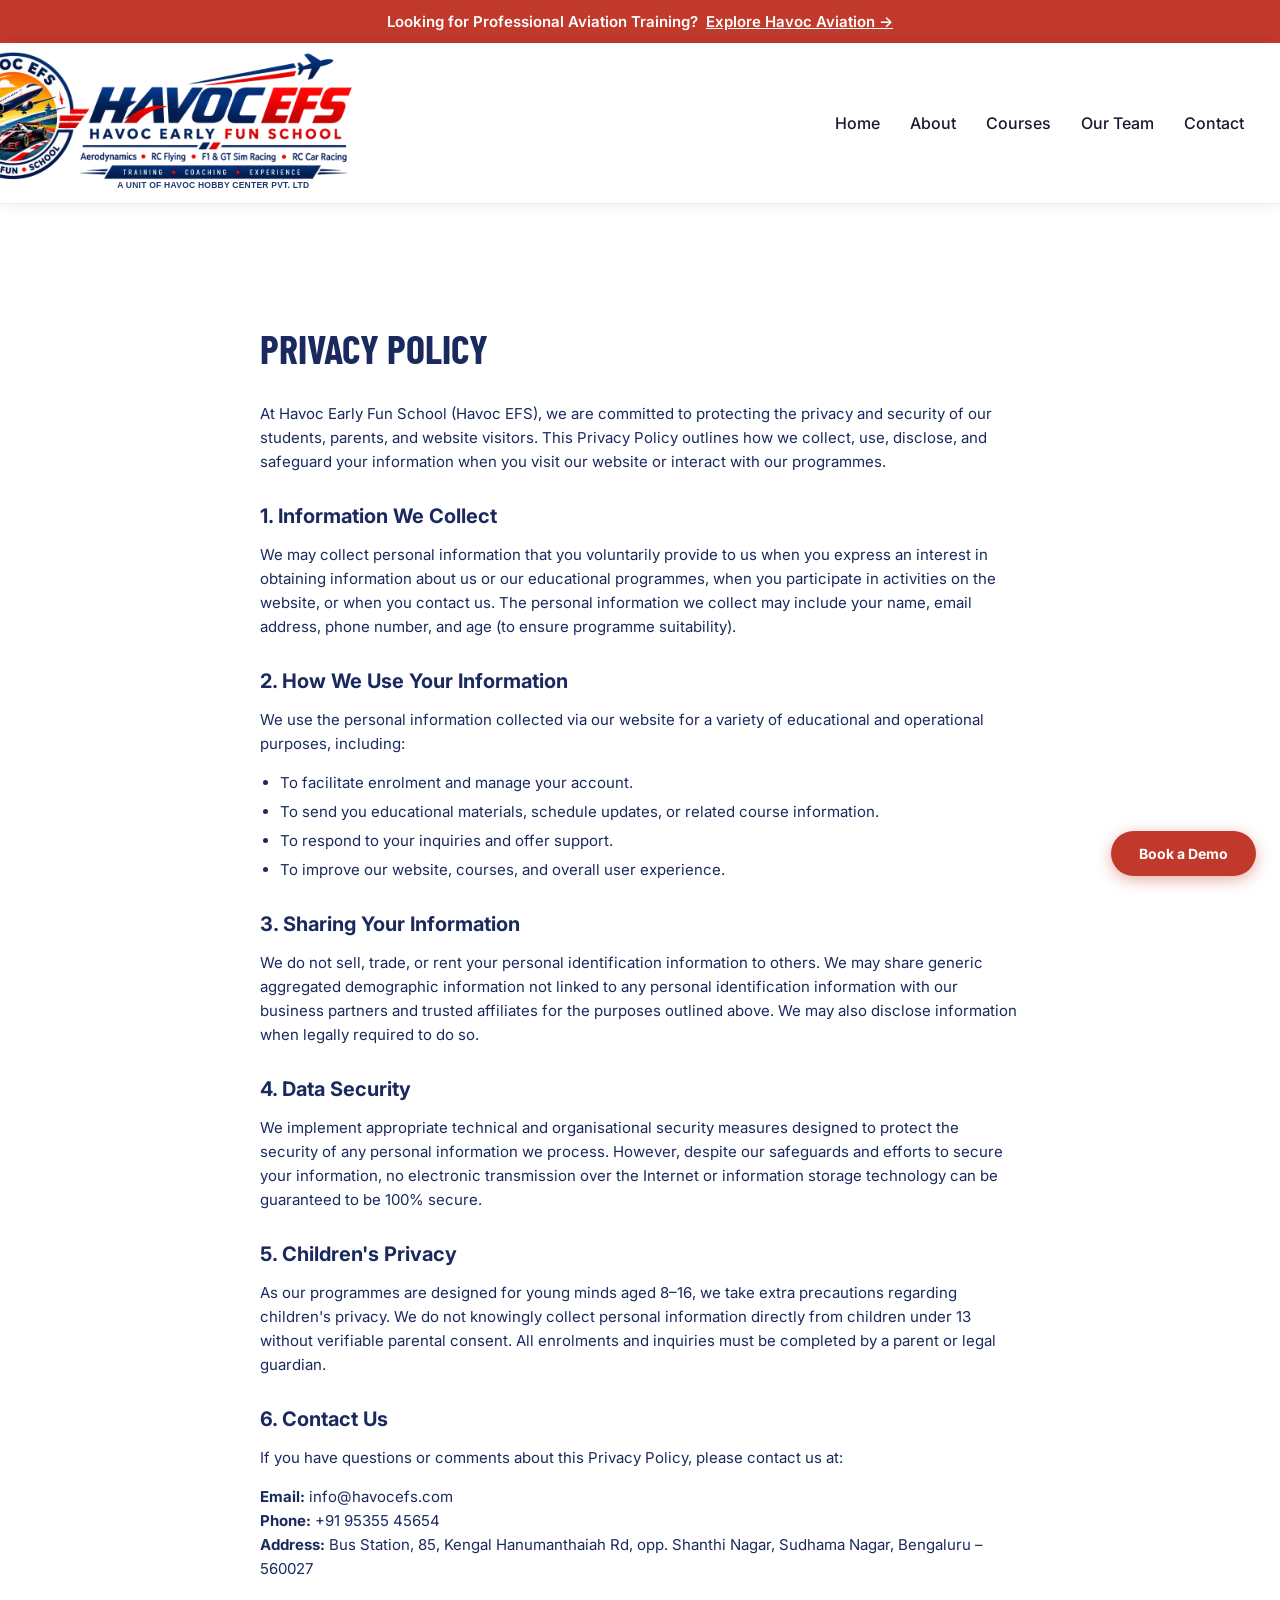
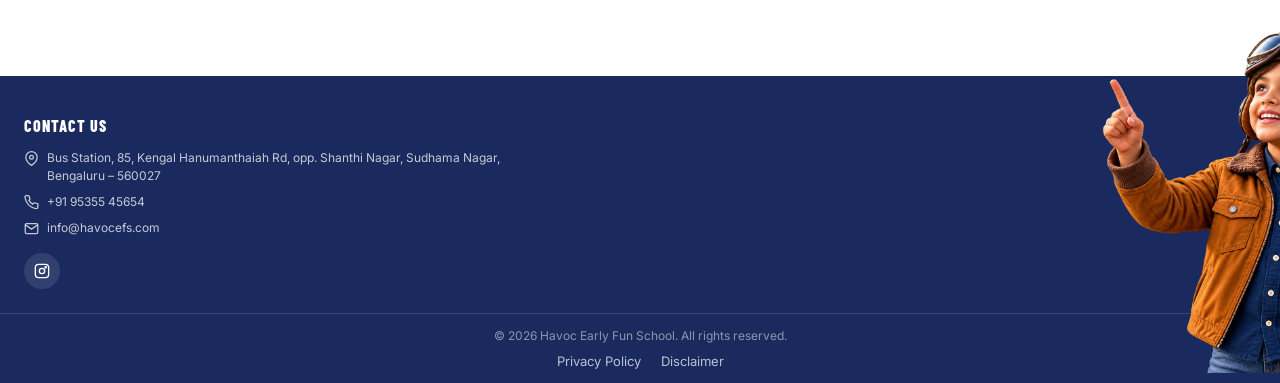
<file: privacy-policy.html>
<!DOCTYPE html>
<html lang="en">
<head>
  <meta charset="UTF-8" />
  <meta name="viewport" content="width=device-width, initial-scale=1.0" />
  <title>Privacy Policy – Havoc EFS | Havoc Early Fun School</title>
  <meta name="description" content="Privacy Policy for Havoc Early Fun School." />
  <meta name="darkreader-lock" />
  <meta name="color-scheme" content="light dark" />
  <meta name="supported-color-schemes" content="light dark" />
  <link rel="preconnect" href="https://fonts.googleapis.com" />
  <link rel="preconnect" href="https://fonts.gstatic.com" crossorigin />
  <link href="https://fonts.googleapis.com/css2?family=Inter:wght@400;500;600;700;800;900&family=Barlow+Condensed:ital,wght@0,600;0,700;0,800;1,800&display=swap" rel="stylesheet" />
  <link rel="stylesheet" href="style.css" />
</head>
<body>

  <!-- ANNOUNCEMENT BAR -->
  <a href="https://havocaviation.in/" class="announcement-bar" target="_blank" rel="noopener noreferrer">
    Looking for Professional Aviation Training? <span>Explore Havoc Aviation &rarr;</span>
  </a>

  <!-- NAVBAR -->
  <header class="navbar">
    <div class="nav-inner">
      <div class="nav-logo">
        <a href="/" id="logo-link" class="nav-logo-group">
          <img src="assets/home-page/logo.svg" alt="Havoc EFS – Havoc Early Fun School" class="nav-logo-img" />
        </a>
      </div>
      <div class="nav-right" style="display: flex; align-items: center;">
        <nav class="nav-links">
        <a href="/" class="nav-link" id="nav-home">Home</a>
        <a href="/about" class="nav-link" id="nav-about">About</a>
        <a href="/courses" class="nav-link" id="nav-courses">Courses</a>
        <a href="/team" class="nav-link" id="nav-team">Our Team</a>
        <a href="/contact" class="nav-link" id="nav-contact">Contact</a>
      </nav>
        <button class="mobile-menu-btn" id="mobile-menu-btn" aria-label="Toggle Menu">
        <svg width="24" height="24" viewBox="0 0 24 24" fill="none" stroke="currentColor" stroke-width="2"><line x1="3" y1="12" x2="21" y2="12"/><line x1="3" y1="6" x2="21" y2="6"/><line x1="3" y1="18" x2="21" y2="18"/></svg>
      </button>
      </div>
    </div>
  </header>

  <main style="padding: 120px 20px 80px; max-width: 800px; margin: 0 auto; color: var(--navy); min-height: 60vh;">
    <h1 style="font-family: 'Barlow Condensed', sans-serif; font-size: 40px; margin-bottom: 30px; text-transform: uppercase;">Privacy Policy</h1>
    
    <p style="margin-bottom: 15px; font-size: 15px; line-height: 1.6;">At Havoc Early Fun School (Havoc EFS), we are committed to protecting the privacy and security of our students, parents, and website visitors. This Privacy Policy outlines how we collect, use, disclose, and safeguard your information when you visit our website or interact with our programmes.</p>

    <h2 style="font-size: 20px; margin-top: 30px; margin-bottom: 15px; font-weight: 700;">1. Information We Collect</h2>
    <p style="margin-bottom: 15px; font-size: 15px; line-height: 1.6;">We may collect personal information that you voluntarily provide to us when you express an interest in obtaining information about us or our educational programmes, when you participate in activities on the website, or when you contact us. The personal information we collect may include your name, email address, phone number, and age (to ensure programme suitability).</p>

    <h2 style="font-size: 20px; margin-top: 30px; margin-bottom: 15px; font-weight: 700;">2. How We Use Your Information</h2>
    <p style="margin-bottom: 15px; font-size: 15px; line-height: 1.6;">We use the personal information collected via our website for a variety of educational and operational purposes, including:</p>
    <ul style="margin-bottom: 15px; font-size: 15px; line-height: 1.6; padding-left: 20px;">
      <li style="margin-bottom: 5px;">To facilitate enrolment and manage your account.</li>
      <li style="margin-bottom: 5px;">To send you educational materials, schedule updates, or related course information.</li>
      <li style="margin-bottom: 5px;">To respond to your inquiries and offer support.</li>
      <li style="margin-bottom: 5px;">To improve our website, courses, and overall user experience.</li>
    </ul>

    <h2 style="font-size: 20px; margin-top: 30px; margin-bottom: 15px; font-weight: 700;">3. Sharing Your Information</h2>
    <p style="margin-bottom: 15px; font-size: 15px; line-height: 1.6;">We do not sell, trade, or rent your personal identification information to others. We may share generic aggregated demographic information not linked to any personal identification information with our business partners and trusted affiliates for the purposes outlined above. We may also disclose information when legally required to do so.</p>

    <h2 style="font-size: 20px; margin-top: 30px; margin-bottom: 15px; font-weight: 700;">4. Data Security</h2>
    <p style="margin-bottom: 15px; font-size: 15px; line-height: 1.6;">We implement appropriate technical and organisational security measures designed to protect the security of any personal information we process. However, despite our safeguards and efforts to secure your information, no electronic transmission over the Internet or information storage technology can be guaranteed to be 100% secure.</p>

    <h2 style="font-size: 20px; margin-top: 30px; margin-bottom: 15px; font-weight: 700;">5. Children's Privacy</h2>
    <p style="margin-bottom: 15px; font-size: 15px; line-height: 1.6;">As our programmes are designed for young minds aged 8–16, we take extra precautions regarding children's privacy. We do not knowingly collect personal information directly from children under 13 without verifiable parental consent. All enrolments and inquiries must be completed by a parent or legal guardian.</p>

    <h2 style="font-size: 20px; margin-top: 30px; margin-bottom: 15px; font-weight: 700;">6. Contact Us</h2>
    <p style="margin-bottom: 15px; font-size: 15px; line-height: 1.6;">If you have questions or comments about this Privacy Policy, please contact us at:</p>
    <ul style="margin-bottom: 15px; font-size: 15px; line-height: 1.6; list-style: none; padding-left: 0;">
      <li><strong>Email:</strong> info@havocefs.com</li>
      <li><strong>Phone:</strong> +91 95355 45654</li>
      <li><strong>Address:</strong> Bus Station, 85, Kengal Hanumanthaiah Rd, opp. Shanthi Nagar, Sudhama Nagar, Bengaluru – 560027</li>
    </ul>
  </main>

  <!-- FOOTER -->
  <footer class="site-footer">
    <div class="footer-top">
      <div class="footer-contact">
        <h4>CONTACT US</h4>
        <div class="contact-row">
          <svg width="15" height="15" viewBox="0 0 24 24" fill="none" stroke="currentColor" stroke-width="2"><path d="M21 10c0 7-9 13-9 13S3 17 3 10a9 9 0 0 1 18 0z"/><circle cx="12" cy="10" r="3"/></svg>
          <span>Bus Station, 85, Kengal Hanumanthaiah Rd, opp. Shanthi Nagar, Sudhama Nagar, Bengaluru – 560027</span>
        </div>
        <div class="contact-row">
          <svg width="15" height="15" viewBox="0 0 24 24" fill="none" stroke="currentColor" stroke-width="2"><path d="M22 16.92v3a2 2 0 0 1-2.18 2 19.79 19.79 0 0 1-8.63-3.07A19.5 19.5 0 0 1 4.69 12 19.79 19.79 0 0 1 1.61 3.38 2 2 0 0 1 3.59 1h3a2 2 0 0 1 2 1.72c.127.96.361 1.903.7 2.81a2 2 0 0 1-.45 2.11L7.91 8.56a16 16 0 0 0 6 6l1.27-1.27a2 2 0 0 1 2.11-.45c.907.339 1.85.573 2.81.7A2 2 0 0 1 22 16.92z"/></svg>
          <span>+91 95355 45654</span>
        </div>
        <div class="contact-row">
          <svg width="15" height="15" viewBox="0 0 24 24" fill="none" stroke="currentColor" stroke-width="2"><path d="M4 4h16c1.1 0 2 .9 2 2v12c0 1.1-.9 2-2 2H4c-1.1 0-2-.9-2-2V6c0-1.1.9-2 2-2z"/><polyline points="22,6 12,13 2,6"/></svg>
          <span>info@havocefs.com</span>
        </div>
        <div class="social-links">
          <a href="#" class="social-icon" id="social-ig" aria-label="Instagram"><svg width="16" height="16" viewBox="0 0 24 24" fill="none" stroke="currentColor" stroke-width="2"><rect x="2" y="2" width="20" height="20" rx="5" ry="5"/><circle cx="12" cy="12" r="4"/><circle cx="17.5" cy="6.5" r="1" fill="currentColor"/></svg></a>
        </div>
      </div>
      <div class="footer-kid">
        <img src="assets/home-page/boy-corner.png" alt="Young pilot" />
      </div>
    </div>
    <div class="footer-bottom">
      <p>© 2026 Havoc Early Fun School. All rights reserved.</p>
      <div class="footer-legal-links" style="margin-top: 10px; display: flex; justify-content: center; gap: 20px;">
        <a href="/privacy-policy" style="color: rgba(255,255,255,0.7); text-decoration: none; font-size: 13px;">Privacy Policy</a>
        <a href="/disclaimer" style="color: rgba(255,255,255,0.7); text-decoration: none; font-size: 13px;">Disclaimer</a>
      </div>
    </div>
  </footer>

  <script src="script.js"></script>

  <a href="https://havocsim.in/book" class="floating-demo-btn">
    Book a Demo
  </a>
</body>
</html>
</file>
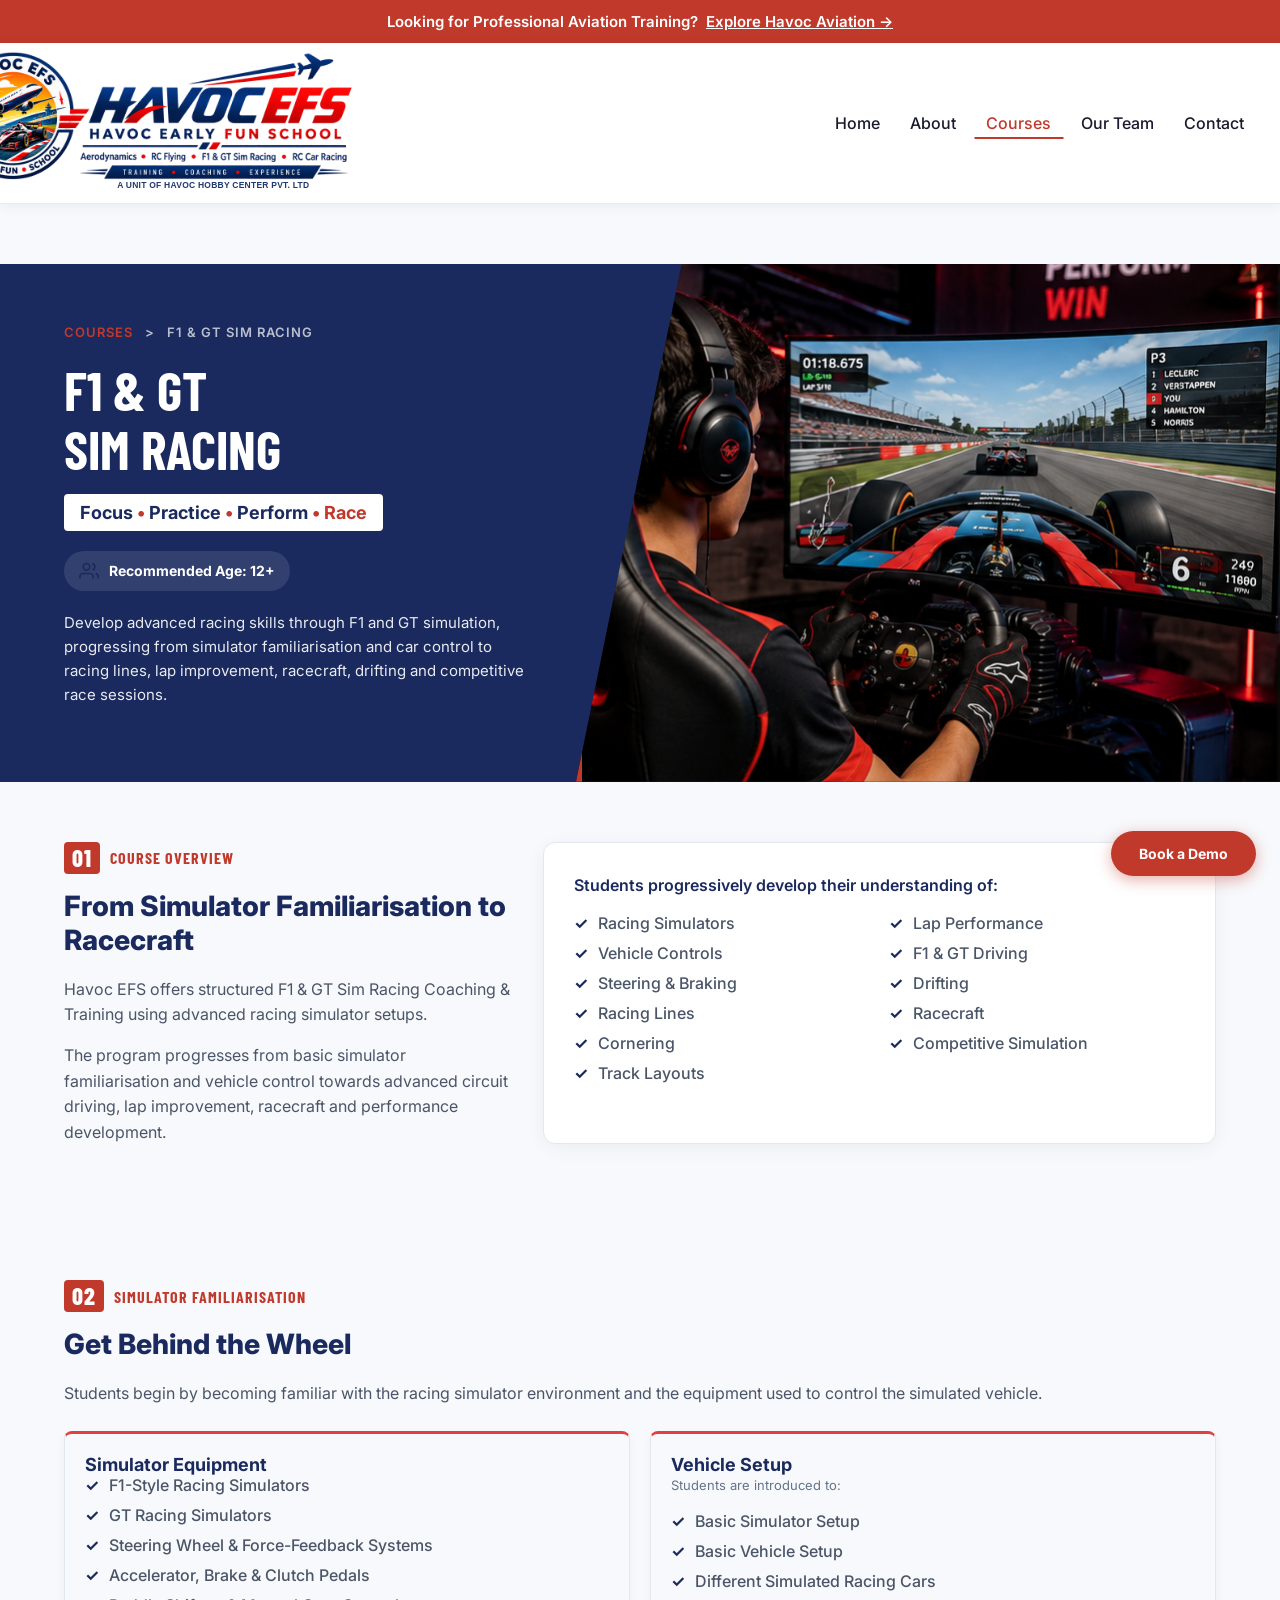
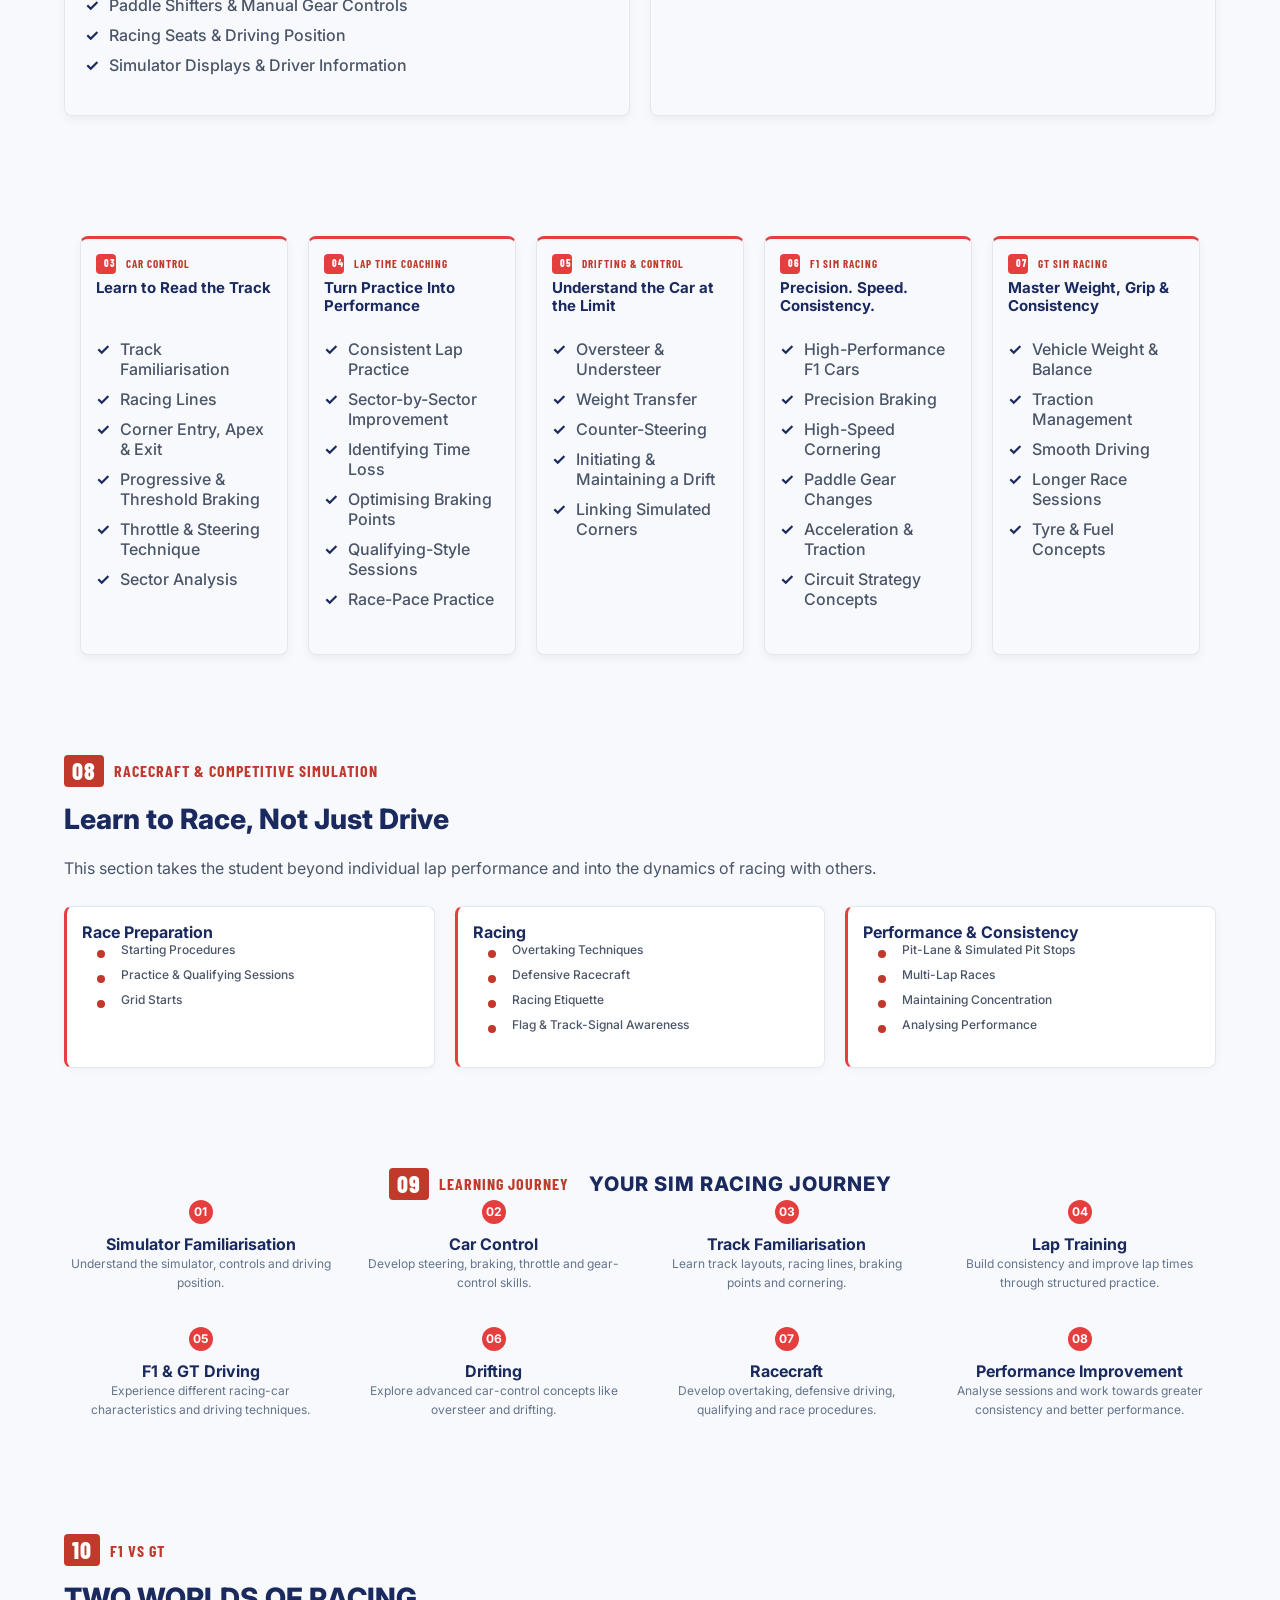
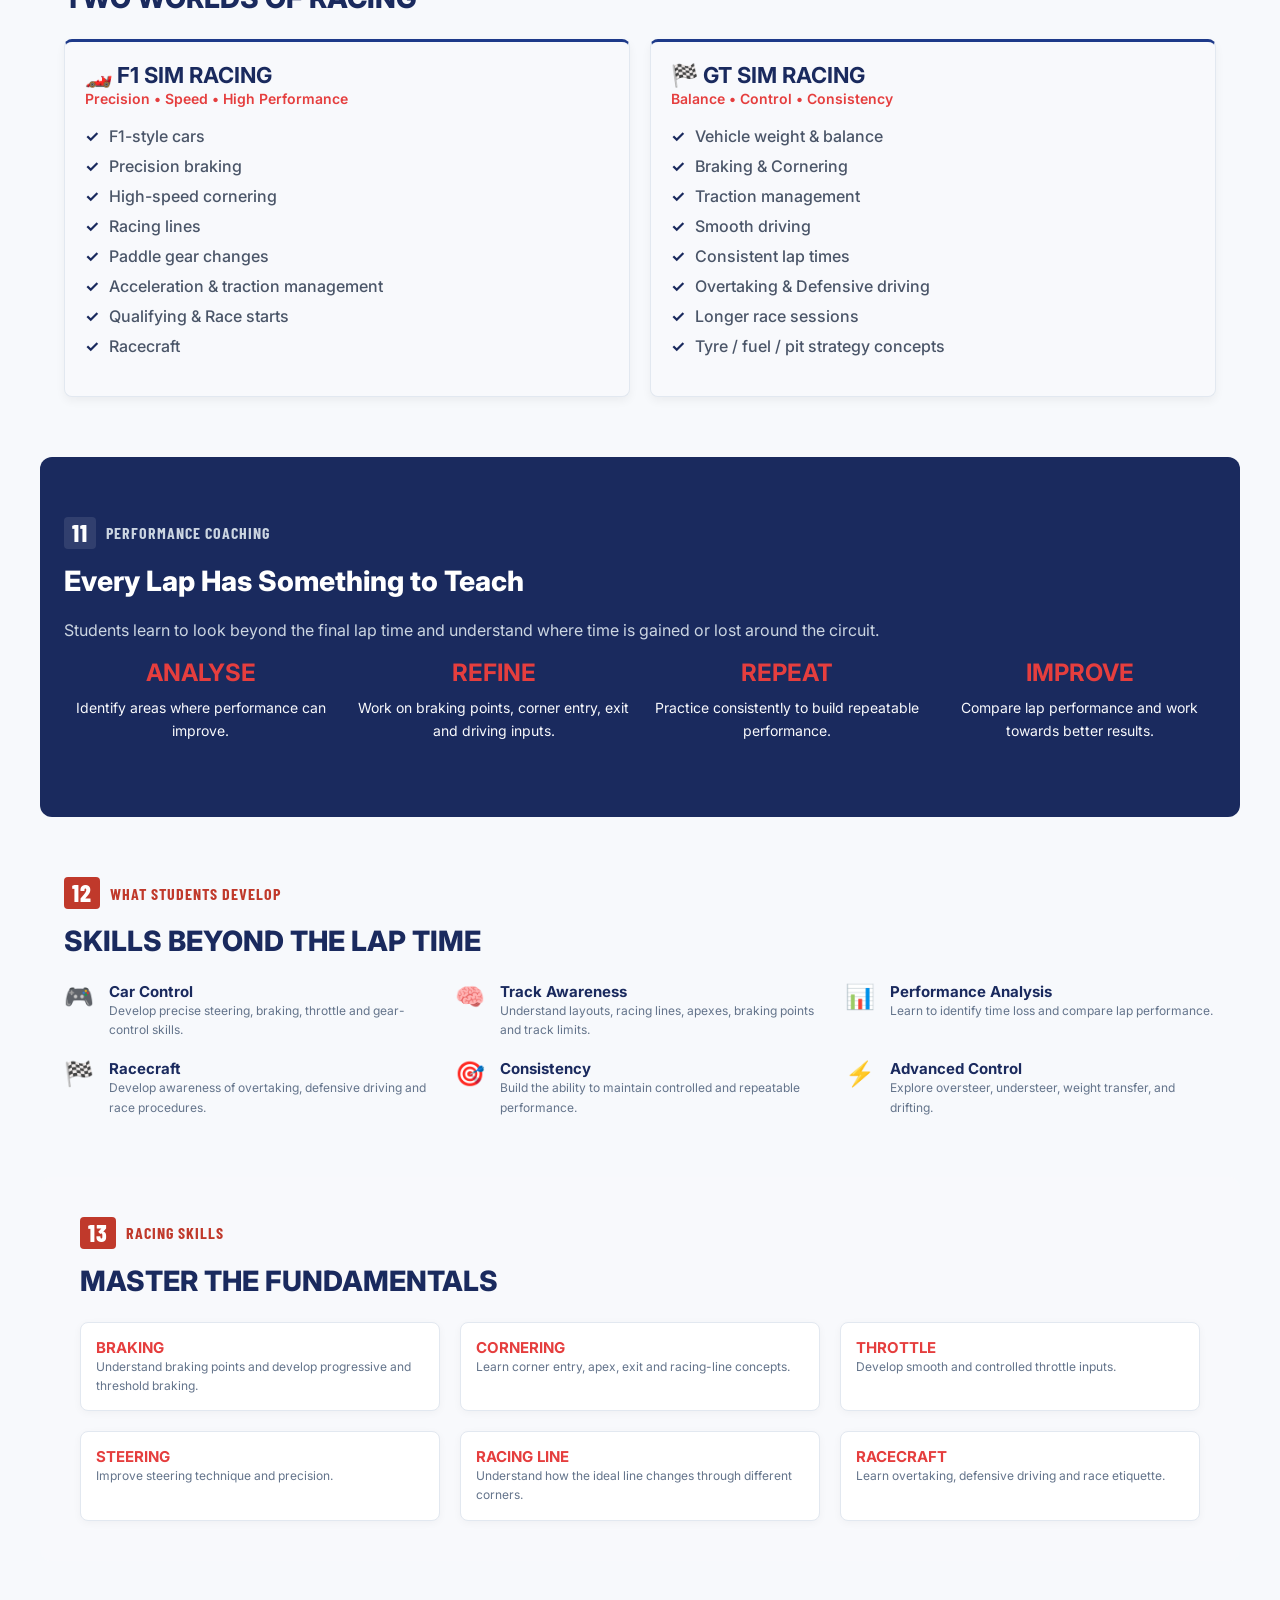
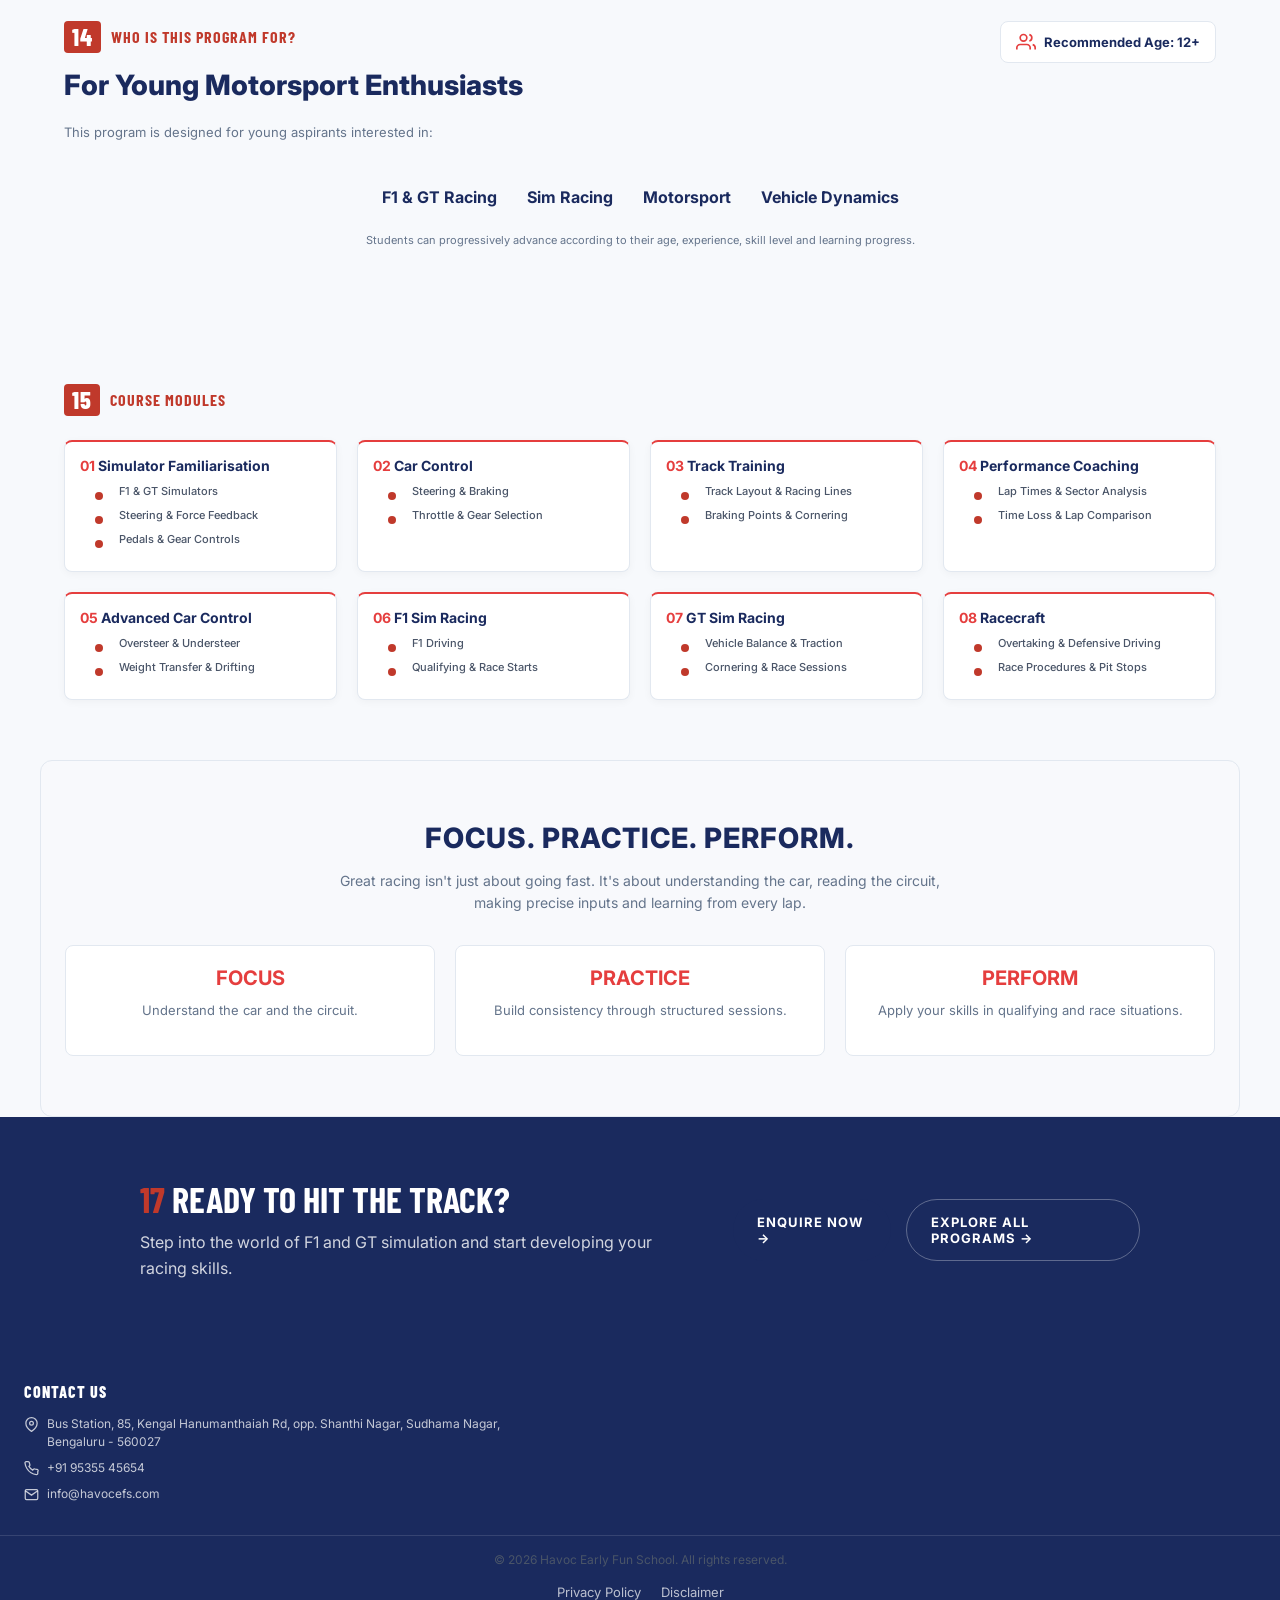
<file: sim-racing.html>
<!DOCTYPE html>
<html lang="en">
<head>
  <meta charset="UTF-8" />
  <meta name="viewport" content="width=device-width, initial-scale=1.0" />
  <title>F1 & GT Sim Racing | Havoc EFS</title>
  <meta name="description" content="Develop advanced racing skills through F1 and GT simulation. Focus, practice, perform, and race with Havoc EFS." />
  <link rel="preconnect" href="https://fonts.googleapis.com" />
  <link rel="preconnect" href="https://fonts.gstatic.com" crossorigin />
  <link href="https://fonts.googleapis.com/css2?family=Inter:wght@400;500;600;700;800;900&family=Barlow+Condensed:ital,wght@0,600;0,700;0,800;1,800&display=swap" rel="stylesheet" />
  <link rel="stylesheet" href="style.css" />
  <link rel="stylesheet" href="course-pages.css" />
  <style>
    /* Custom Grids for Sim Racing Page */
    .grid-5-col { display: grid; grid-template-columns: repeat(5, 1fr); gap: 20px; }
    .grid-4-col { display: grid; grid-template-columns: repeat(4, 1fr); gap: 20px; }
    .grid-3-col { display: grid; grid-template-columns: repeat(3, 1fr); gap: 20px; }
    .grid-6-col { display: grid; grid-template-columns: repeat(6, 1fr); gap: 15px; }
    .icon-grid-7 { display: flex; justify-content: center; gap: 30px; flex-wrap: wrap; }
    
    .light-card { background-color: #f8f9fc; border-radius: 8px; padding: 20px; box-shadow: 0 4px 10px rgba(0,0,0,0.05); border: 1px solid #e2e8f0; }
    .light-feature-card { background-color: #ffffff; border-radius: 8px; overflow: hidden; box-shadow: 0 4px 15px rgba(0,0,0,0.08); border: 1px solid #e2e8f0; display: flex; flex-direction: column; }
    .lfc-img { height: 140px; overflow: hidden; }
    .lfc-img img { width: 100%; height: 100%; object-fit: cover; }
    .lfc-content { padding: 15px; flex: 1; }
    
    .mini-card { background: #fff; border: 1px solid #e2e8f0; border-radius: 8px; padding: 15px; box-shadow: 0 2px 8px rgba(0,0,0,0.04); }
    
    .tl-horizontal { display: flex; justify-content: space-between; align-items: flex-start; position: relative; margin-top: 40px; }
    .tl-horizontal::before { content: ''; position: absolute; top: 25px; left: 30px; right: 30px; height: 2px; background: #e2e8f0; z-index: 0; border-top: 2px dashed #cbd5e1; }
    .tl-step-col { flex: 1; display: flex; flex-direction: column; align-items: center; text-align: center; position: relative; z-index: 1; padding: 0 5px; }
    .tl-icon-wrap { width: 50px; height: 50px; border-radius: 50%; background: #fff; border: 2px solid var(--navy); display: flex; align-items: center; justify-content: center; margin-bottom: 15px; }
    
    .icon-circle-lg { width: 60px; height: 60px; border-radius: 50%; border: 2px solid var(--navy); display: flex; align-items: center; justify-content: center; margin: 0 auto 10px; }

    /* Responsive Flex Layouts */
    .flex-responsive-row { display: flex; gap: 20px; }
    .overview-split { display: flex; gap: 30px; align-items: flex-start; }
    
    @media (max-width: 1200px) {
      .grid-5-col { grid-template-columns: repeat(3, 1fr); }
      .grid-6-col { grid-template-columns: repeat(3, 1fr); }
    }
    @media (max-width: 991px) {
      .grid-5-col, .grid-4-col, .grid-6-col { grid-template-columns: repeat(2, 1fr); }
      .grid-3-col { grid-template-columns: repeat(2, 1fr); }
      .tl-horizontal { flex-direction: column; align-items: flex-start; gap: 20px; }
      .tl-horizontal::before { display: none; }
      .tl-step-col { 
        width: 100%;
        display: grid;
        grid-template-columns: auto 1fr;
        grid-template-areas: 
          "num title"
          "num desc";
        text-align: left;
        align-items: center;
        gap: 0 15px;
        margin-bottom: 0;
        padding: 0;
      }
      .tl-step-col > div:first-child { grid-area: num; margin-bottom: 0 !important; align-self: center; }
      .tl-icon-wrap { margin-right: 15px; margin-bottom: 0; }
      .tl-step-col > h4 { grid-area: title; margin-bottom: 4px !important; align-self: end; }
      .tl-step-col > p { grid-area: desc; margin-bottom: 0 !important; align-self: start; }
      
      .overview-split { flex-direction: column; }
      .flex-responsive-row { flex-direction: column; gap: 15px; }
      .split-list { flex-direction: column; gap: 10px; }
      .course-hero-content { width: 100%; padding: 40px 5%; }
      .course-hero-bg { width: 100%; opacity: 0.2; }
    }
    @media (max-width: 575px) {
      .grid-5-col, .grid-4-col, .grid-3-col, .grid-6-col { grid-template-columns: 1fr; }
      .tl-step-col p { font-size: 13px; }
      .course-hero-title { font-size: 32px; }
      .cs-title { font-size: 24px; }
    }
  </style>
</head>
<body class="course-page-body rc-cars-page">

  <!-- ANNOUNCEMENT BAR -->
  <a href="https://havocaviation.in/" class="announcement-bar" target="_blank" rel="noopener noreferrer">
    Looking for Professional Aviation Training? <span>Explore Havoc Aviation &rarr;</span>
  </a>

  <!-- NAVBAR -->
  <header class="navbar">
    <div class="nav-inner">
      <div class="nav-logo">
        <a href="/" id="logo-link" class="nav-logo-group">
          <img src="assets/home-page/logo.svg" alt="Havoc EFS - Havoc Early Fun School" class="nav-logo-img" />
        </a>
      </div>
      <div class="nav-right" style="display: flex; align-items: center;">
        <nav class="nav-links">
        <a href="/" class="nav-link" id="nav-home">Home</a>
        <a href="/about" class="nav-link" id="nav-about">About</a>
        <a href="/courses" class="nav-link active" id="nav-courses">Courses</a>
        <a href="/team" class="nav-link" id="nav-team">Our Team</a>
        <a href="/contact" class="nav-link" id="nav-contact">Contact</a>
      </nav>
        <button class="mobile-menu-btn" id="mobile-menu-btn" aria-label="Toggle Menu">
        <svg width="24" height="24" viewBox="0 0 24 24" fill="none" stroke="currentColor" stroke-width="2"><line x1="3" y1="12" x2="21" y2="12"/><line x1="3" y1="6" x2="21" y2="6"/><line x1="3" y1="18" x2="21" y2="18"/></svg>
      </button>
      </div>
    </div>
  </header>

  <!-- HERO -->
  <section class="course-hero">
    <div class="course-hero-bg">
      <img src="assets/cources-page/sim-racing.png" alt="Sim Racing Background" style="object-position: center;">
    </div>
    <div class="course-hero-content">
      <div class="breadcrumbs">
        <a href="/courses">COURSES</a> <span class="sep">></span> <span>F1 & GT SIM RACING</span>
      </div>
      <h1 class="course-hero-title">F1 & GT<br>SIM RACING</h1>
      <h2 class="course-hero-subtitle">
        <span class="navy-text">Focus</span> <span class="red-text">•</span> 
        <span class="navy-text">Practice</span> <span class="red-text">•</span> 
        <span class="navy-text">Perform</span> <span class="red-text">•</span> 
        <span class="red-text">Race</span>
      </h2>
      <div class="course-hero-age">
        <svg width="20" height="20" viewBox="0 0 24 24" fill="none" stroke="var(--navy)" stroke-width="2"><path d="M17 21v-2a4 4 0 0 0-4-4H5a4 4 0 0 0-4 4v2"></path><circle cx="9" cy="7" r="4"></circle><path d="M23 21v-2a4 4 0 0 0-3-3.87"></path><path d="M16 3.13a4 4 0 0 1 0 7.75"></path></svg>
        <strong>Recommended Age: 12+</strong>
      </div>
      <p class="course-hero-desc">
        Develop advanced racing skills through F1 and GT simulation, progressing from simulator familiarisation and car control to racing lines, lap improvement, racecraft, drifting and competitive race sessions.
      </p>
    </div>
  </section>

  <!-- 01 OVERVIEW -->
  <section class="course-section overview-section">
    <div class="overview-split">
      <div class="cs-left" style="flex: 1.2;">
        <h3 class="cs-header"><span class="cs-num">01</span> COURSE OVERVIEW</h3>
        <h2 class="cs-title">From Simulator Familiarisation to Racecraft</h2>
        <p>Havoc EFS offers structured F1 & GT Sim Racing Coaching & Training using advanced racing simulator setups.</p>
        <p>The program progresses from basic simulator familiarisation and vehicle control towards advanced circuit driving, lap improvement, racecraft and performance development.</p>
      </div>
      <div class="cs-right" style="flex: 1.8; width: 100%;">
        <div class="white-card p-6" style="background:#fff; border-radius:12px; padding:30px; box-shadow: 0 4px 20px rgba(0,0,0,0.05); border: 1px solid #e2e8f0;">
          <p class="cs-right-intro" style="margin-bottom:15px; font-weight:600;">Students progressively develop their understanding of:</p>
          <div class="split-list" style="display:flex; gap:20px;">
            <ul class="cs-check-list" style="flex:1;">
              <li>Racing Simulators</li>
              <li>Vehicle Controls</li>
              <li>Steering & Braking</li>
              <li>Racing Lines</li>
              <li>Cornering</li>
              <li>Track Layouts</li>
            </ul>
            <ul class="cs-check-list" style="flex:1;">
              <li>Lap Performance</li>
              <li>F1 & GT Driving</li>
              <li>Drifting</li>
              <li>Racecraft</li>
              <li>Competitive Simulation</li>
            </ul>
          </div>
        </div>
      </div>
    </div>
  </section>

  <!-- 02 SIMULATOR FAMILIARISATION -->
  <section class="course-section">
    <h3 class="cs-header"><span class="cs-num">02</span> SIMULATOR FAMILIARISATION</h3>
    <h2 class="cs-title">Get Behind the Wheel</h2>
    <p>Students begin by becoming familiar with the racing simulator environment and the equipment used to control the simulated vehicle.</p>
    
    <div class="flex-responsive-row mt-4">
      <div class="light-card" style="flex:1; border-top: 3px solid #e53e3e;">
        <h3 class="navy-text mb-2" style="font-size:18px;">Simulator Equipment</h3>
        <ul class="cs-check-list mini-list mt-3">
          <li>F1-Style Racing Simulators</li>
          <li>GT Racing Simulators</li>
          <li>Steering Wheel & Force-Feedback Systems</li>
          <li>Accelerator, Brake & Clutch Pedals</li>
          <li>Paddle Shifters & Manual Gear Controls</li>
          <li>Racing Seats & Driving Position</li>
          <li>Simulator Displays & Driver Information</li>
        </ul>
      </div>
      <div class="light-card" style="flex:1; border-top: 3px solid #e53e3e;">
        <h3 class="navy-text mb-2" style="font-size:18px;">Vehicle Setup</h3>
        <p style="font-size:13px; color:#64748b; margin-bottom:15px;">Students are introduced to:</p>
        <ul class="cs-check-list mini-list mt-3">
          <li>Basic Simulator Setup</li>
          <li>Basic Vehicle Setup</li>
          <li>Different Simulated Racing Cars</li>
        </ul>
      </div>
    </div>
  </section>

  <!-- 03-07 TOPICS (5-COL GRID) -->
  <section class="course-section" style="background:#f8f9fc; padding:40px; border-radius:12px; margin-top:20px;">
    <div class="grid-5-col">
      <!-- 03 -->
      <div class="light-card" style="display:flex; flex-direction:column; padding:15px; border-top:3px solid #e53e3e;">
        <h3 class="cs-header" style="font-size:11px; margin-bottom:5px;"><span class="cs-num" style="background:#e53e3e; color:#fff; width:20px; height:20px; font-size:10px;">03</span> CAR CONTROL</h3>
        <h4 class="navy-text mb-3" style="font-size:15px; line-height:1.2; min-height:40px;">Learn to Read the Track</h4>
        <ul class="cs-check-list mini-list" style="flex:1;">
          <li>Track Familiarisation</li>
          <li>Racing Lines</li>
          <li>Corner Entry, Apex & Exit</li>
          <li>Progressive & Threshold Braking</li>
          <li>Throttle & Steering Technique</li>
          <li>Sector Analysis</li>
        </ul>
      </div>
      <!-- 04 -->
      <div class="light-card" style="display:flex; flex-direction:column; padding:15px; border-top:3px solid #e53e3e;">
        <h3 class="cs-header" style="font-size:11px; margin-bottom:5px;"><span class="cs-num" style="background:#e53e3e; color:#fff; width:20px; height:20px; font-size:10px;">04</span> LAP TIME COACHING</h3>
        <h4 class="navy-text mb-3" style="font-size:15px; line-height:1.2; min-height:40px;">Turn Practice Into Performance</h4>
        <ul class="cs-check-list mini-list" style="flex:1;">
          <li>Consistent Lap Practice</li>
          <li>Sector-by-Sector Improvement</li>
          <li>Identifying Time Loss</li>
          <li>Optimising Braking Points</li>
          <li>Qualifying-Style Sessions</li>
          <li>Race-Pace Practice</li>
        </ul>
      </div>
      <!-- 05 -->
      <div class="light-card" style="display:flex; flex-direction:column; padding:15px; border-top:3px solid #e53e3e;">
        <h3 class="cs-header" style="font-size:11px; margin-bottom:5px;"><span class="cs-num" style="background:#e53e3e; color:#fff; width:20px; height:20px; font-size:10px;">05</span> DRIFTING & CONTROL</h3>
        <h4 class="navy-text mb-3" style="font-size:15px; line-height:1.2; min-height:40px;">Understand the Car at the Limit</h4>
        <ul class="cs-check-list mini-list" style="flex:1;">
          <li>Oversteer & Understeer</li>
          <li>Weight Transfer</li>
          <li>Counter-Steering</li>
          <li>Initiating & Maintaining a Drift</li>
          <li>Linking Simulated Corners</li>
        </ul>
      </div>
      <!-- 06 -->
      <div class="light-card" style="display:flex; flex-direction:column; padding:15px; border-top:3px solid #e53e3e;">
        <h3 class="cs-header" style="font-size:11px; margin-bottom:5px;"><span class="cs-num" style="background:#e53e3e; color:#fff; width:20px; height:20px; font-size:10px;">06</span> F1 SIM RACING</h3>
        <h4 class="navy-text mb-3" style="font-size:15px; line-height:1.2; min-height:40px;">Precision. Speed. Consistency.</h4>
        <ul class="cs-check-list mini-list" style="flex:1;">
          <li>High-Performance F1 Cars</li>
          <li>Precision Braking</li>
          <li>High-Speed Cornering</li>
          <li>Paddle Gear Changes</li>
          <li>Acceleration & Traction</li>
          <li>Circuit Strategy Concepts</li>
        </ul>
      </div>
      <!-- 07 -->
      <div class="light-card" style="display:flex; flex-direction:column; padding:15px; border-top:3px solid #e53e3e;">
        <h3 class="cs-header" style="font-size:11px; margin-bottom:5px;"><span class="cs-num" style="background:#e53e3e; color:#fff; width:20px; height:20px; font-size:10px;">07</span> GT SIM RACING</h3>
        <h4 class="navy-text mb-3" style="font-size:15px; line-height:1.2; min-height:40px;">Master Weight, Grip & Consistency</h4>
        <ul class="cs-check-list mini-list" style="flex:1;">
          <li>Vehicle Weight & Balance</li>
          <li>Traction Management</li>
          <li>Smooth Driving</li>
          <li>Longer Race Sessions</li>
          <li>Tyre & Fuel Concepts</li>
        </ul>
      </div>
    </div>
  </section>
  
  <!-- 08 RACECRAFT -->
  <section class="course-section mt-5">
    <h3 class="cs-header"><span class="cs-num">08</span> RACECRAFT & COMPETITIVE SIMULATION</h3>
    <h2 class="cs-title">Learn to Race, Not Just Drive</h2>
    <p>This section takes the student beyond individual lap performance and into the dynamics of racing with others.</p>
    
    <div class="grid-3-col mt-4">
      <div class="mini-card" style="border-left: 3px solid #e53e3e;">
        <h4 class="navy-text mb-2">Race Preparation</h4>
        <ul class="cs-list" style="font-size:12px; color:#64748b; padding-left:15px;">
          <li>Starting Procedures</li>
          <li>Practice & Qualifying Sessions</li>
          <li>Grid Starts</li>
        </ul>
      </div>
      <div class="mini-card" style="border-left: 3px solid #e53e3e;">
        <h4 class="navy-text mb-2">Racing</h4>
        <ul class="cs-list" style="font-size:12px; color:#64748b; padding-left:15px;">
          <li>Overtaking Techniques</li>
          <li>Defensive Racecraft</li>
          <li>Racing Etiquette</li>
          <li>Flag & Track-Signal Awareness</li>
        </ul>
      </div>
      <div class="mini-card" style="border-left: 3px solid #e53e3e;">
        <h4 class="navy-text mb-2">Performance & Consistency</h4>
        <ul class="cs-list" style="font-size:12px; color:#64748b; padding-left:15px;">
          <li>Pit-Lane & Simulated Pit Stops</li>
          <li>Multi-Lap Races</li>
          <li>Maintaining Concentration</li>
          <li>Analysing Performance</li>
        </ul>
      </div>
    </div>
  </section>

  <!-- 09 LEARNING JOURNEY -->
  <section class="course-section" style="padding-top:40px; padding-bottom:40px;">
    <div style="display:flex; align-items:center; gap:20px; justify-content:center; flex-wrap:wrap;">
      <h3 class="cs-header" style="margin:0;"><span class="cs-num">09</span> LEARNING JOURNEY</h3>
      <div class="navy-text" style="font-size:20px; font-weight:800; letter-spacing:1px; text-align:center;">YOUR SIM RACING JOURNEY</div>
    </div>
    
    <div class="grid-4-col mt-5" style="position: relative;">
      <!-- Row 1 -->
      <div class="tl-step-col">
        <div style="background:#e53e3e; color:#fff; width:24px; height:24px; border-radius:50%; font-size:12px; font-weight:bold; display:flex; align-items:center; justify-content:center; margin-bottom:10px;">01</div>
        <h4 class="navy-text">Simulator Familiarisation</h4>
        <p style="font-size:12px; color:#64748b;">Understand the simulator, controls and driving position.</p>
      </div>
      <div class="tl-step-col">
        <div style="background:#e53e3e; color:#fff; width:24px; height:24px; border-radius:50%; font-size:12px; font-weight:bold; display:flex; align-items:center; justify-content:center; margin-bottom:10px;">02</div>
        <h4 class="navy-text">Car Control</h4>
        <p style="font-size:12px; color:#64748b;">Develop steering, braking, throttle and gear-control skills.</p>
      </div>
      <div class="tl-step-col">
        <div style="background:#e53e3e; color:#fff; width:24px; height:24px; border-radius:50%; font-size:12px; font-weight:bold; display:flex; align-items:center; justify-content:center; margin-bottom:10px;">03</div>
        <h4 class="navy-text">Track Familiarisation</h4>
        <p style="font-size:12px; color:#64748b;">Learn track layouts, racing lines, braking points and cornering.</p>
      </div>
      <div class="tl-step-col">
        <div style="background:#e53e3e; color:#fff; width:24px; height:24px; border-radius:50%; font-size:12px; font-weight:bold; display:flex; align-items:center; justify-content:center; margin-bottom:10px;">04</div>
        <h4 class="navy-text">Lap Training</h4>
        <p style="font-size:12px; color:#64748b;">Build consistency and improve lap times through structured practice.</p>
      </div>
      <!-- Row 2 -->
      <div class="tl-step-col">
        <div style="background:#e53e3e; color:#fff; width:24px; height:24px; border-radius:50%; font-size:12px; font-weight:bold; display:flex; align-items:center; justify-content:center; margin-bottom:10px;">05</div>
        <h4 class="navy-text">F1 & GT Driving</h4>
        <p style="font-size:12px; color:#64748b;">Experience different racing-car characteristics and driving techniques.</p>
      </div>
      <div class="tl-step-col">
        <div style="background:#e53e3e; color:#fff; width:24px; height:24px; border-radius:50%; font-size:12px; font-weight:bold; display:flex; align-items:center; justify-content:center; margin-bottom:10px;">06</div>
        <h4 class="navy-text">Drifting</h4>
        <p style="font-size:12px; color:#64748b;">Explore advanced car-control concepts like oversteer and drifting.</p>
      </div>
      <div class="tl-step-col">
        <div style="background:#e53e3e; color:#fff; width:24px; height:24px; border-radius:50%; font-size:12px; font-weight:bold; display:flex; align-items:center; justify-content:center; margin-bottom:10px;">07</div>
        <h4 class="navy-text">Racecraft</h4>
        <p style="font-size:12px; color:#64748b;">Develop overtaking, defensive driving, qualifying and race procedures.</p>
      </div>
      <div class="tl-step-col">
        <div style="background:#e53e3e; color:#fff; width:24px; height:24px; border-radius:50%; font-size:12px; font-weight:bold; display:flex; align-items:center; justify-content:center; margin-bottom:10px;">08</div>
        <h4 class="navy-text">Performance Improvement</h4>
        <p style="font-size:12px; color:#64748b;">Analyse sessions and work towards greater consistency and better performance.</p>
      </div>
    </div>
  </section>

  <!-- 10 F1 VS GT -->
  <section class="course-section">
    <h3 class="cs-header"><span class="cs-num">10</span> F1 VS GT</h3>
    <h2 class="cs-title">TWO WORLDS OF RACING</h2>
    
    <div class="flex-responsive-row mt-4">
      <div class="light-card" style="flex:1; border-top: 3px solid #1e3a8a;">
        <h3 class="navy-text mb-2" style="font-size:22px;">🏎️ F1 SIM RACING</h3>
        <p style="font-size:14px; font-weight:600; color:#e53e3e;">Precision • Speed • High Performance</p>
        <ul class="cs-check-list mini-list mt-3">
          <li>F1-style cars</li>
          <li>Precision braking</li>
          <li>High-speed cornering</li>
          <li>Racing lines</li>
          <li>Paddle gear changes</li>
          <li>Acceleration & traction management</li>
          <li>Qualifying & Race starts</li>
          <li>Racecraft</li>
        </ul>
      </div>
      <div class="light-card" style="flex:1; border-top: 3px solid #1e3a8a;">
        <h3 class="navy-text mb-2" style="font-size:22px;">🏁 GT SIM RACING</h3>
        <p style="font-size:14px; font-weight:600; color:#e53e3e;">Balance • Control • Consistency</p>
        <ul class="cs-check-list mini-list mt-3">
          <li>Vehicle weight & balance</li>
          <li>Braking & Cornering</li>
          <li>Traction management</li>
          <li>Smooth driving</li>
          <li>Consistent lap times</li>
          <li>Overtaking & Defensive driving</li>
          <li>Longer race sessions</li>
          <li>Tyre / fuel / pit strategy concepts</li>
        </ul>
      </div>
    </div>
  </section>
  
  <!-- 11 PERFORMANCE COACHING -->
  <section class="course-section mt-5 p-5" style="background:var(--navy); color:#fff; border-radius:12px;">
    <h3 class="cs-header" style="color:#cbd5e1; border-bottom-color: rgba(255,255,255,0.2);"><span class="cs-num" style="background:rgba(255,255,255,0.1); color:#fff;">11</span> PERFORMANCE COACHING</h3>
    <h2 class="cs-title" style="color:#fff;">Every Lap Has Something to Teach</h2>
    <p style="color:#cbd5e1;">Students learn to look beyond the final lap time and understand where time is gained or lost around the circuit.</p>
    
    <div class="grid-4-col mt-5">
      <div style="text-align:center;">
        <h3 style="color:#e53e3e; font-size:24px; margin-bottom:10px;">ANALYSE</h3>
        <p style="font-size:14px; color:#f8f9fc;">Identify areas where performance can improve.</p>
      </div>
      <div style="text-align:center;">
        <h3 style="color:#e53e3e; font-size:24px; margin-bottom:10px;">REFINE</h3>
        <p style="font-size:14px; color:#f8f9fc;">Work on braking points, corner entry, exit and driving inputs.</p>
      </div>
      <div style="text-align:center;">
        <h3 style="color:#e53e3e; font-size:24px; margin-bottom:10px;">REPEAT</h3>
        <p style="font-size:14px; color:#f8f9fc;">Practice consistently to build repeatable performance.</p>
      </div>
      <div style="text-align:center;">
        <h3 style="color:#e53e3e; font-size:24px; margin-bottom:10px;">IMPROVE</h3>
        <p style="font-size:14px; color:#f8f9fc;">Compare lap performance and work towards better results.</p>
      </div>
    </div>
  </section>

  <!-- 12 SKILLS DEVELOPED -->
  <section class="course-section mt-5">
    <h3 class="cs-header"><span class="cs-num">12</span> WHAT STUDENTS DEVELOP</h3>
    <h2 class="cs-title">SKILLS BEYOND THE LAP TIME</h2>
    <div class="grid-3-col mt-4">
      <div style="display:flex; align-items:flex-start; gap:15px;">
        <div style="font-size:24px;">🎮</div>
        <div>
          <h4 class="navy-text mb-1" style="font-size:15px;">Car Control</h4>
          <p style="margin:0; font-size:12px; color:#64748b;">Develop precise steering, braking, throttle and gear-control skills.</p>
        </div>
      </div>
      <div style="display:flex; align-items:flex-start; gap:15px;">
        <div style="font-size:24px;">🧠</div>
        <div>
          <h4 class="navy-text mb-1" style="font-size:15px;">Track Awareness</h4>
          <p style="margin:0; font-size:12px; color:#64748b;">Understand layouts, racing lines, apexes, braking points and track limits.</p>
        </div>
      </div>
      <div style="display:flex; align-items:flex-start; gap:15px;">
        <div style="font-size:24px;">📊</div>
        <div>
          <h4 class="navy-text mb-1" style="font-size:15px;">Performance Analysis</h4>
          <p style="margin:0; font-size:12px; color:#64748b;">Learn to identify time loss and compare lap performance.</p>
        </div>
      </div>
      <div style="display:flex; align-items:flex-start; gap:15px;">
        <div style="font-size:24px;">🏁</div>
        <div>
          <h4 class="navy-text mb-1" style="font-size:15px;">Racecraft</h4>
          <p style="margin:0; font-size:12px; color:#64748b;">Develop awareness of overtaking, defensive driving and race procedures.</p>
        </div>
      </div>
      <div style="display:flex; align-items:flex-start; gap:15px;">
        <div style="font-size:24px;">🎯</div>
        <div>
          <h4 class="navy-text mb-1" style="font-size:15px;">Consistency</h4>
          <p style="margin:0; font-size:12px; color:#64748b;">Build the ability to maintain controlled and repeatable performance.</p>
        </div>
      </div>
      <div style="display:flex; align-items:flex-start; gap:15px;">
        <div style="font-size:24px;">⚡</div>
        <div>
          <h4 class="navy-text mb-1" style="font-size:15px;">Advanced Control</h4>
          <p style="margin:0; font-size:12px; color:#64748b;">Explore oversteer, understeer, weight transfer, and drifting.</p>
        </div>
      </div>
    </div>
  </section>
  
  <!-- 13 RACING SKILLS -->
  <section class="course-section mt-5" style="background:#f8f9fc; padding:40px; border-radius:12px;">
    <h3 class="cs-header"><span class="cs-num">13</span> RACING SKILLS</h3>
    <h2 class="cs-title">MASTER THE FUNDAMENTALS</h2>
    <div class="grid-3-col mt-4">
      <div class="mini-card">
        <h4 class="navy-text mb-1" style="font-size:15px; color:#e53e3e;">BRAKING</h4>
        <p style="margin:0; font-size:12px; color:#64748b;">Understand braking points and develop progressive and threshold braking.</p>
      </div>
      <div class="mini-card">
        <h4 class="navy-text mb-1" style="font-size:15px; color:#e53e3e;">CORNERING</h4>
        <p style="margin:0; font-size:12px; color:#64748b;">Learn corner entry, apex, exit and racing-line concepts.</p>
      </div>
      <div class="mini-card">
        <h4 class="navy-text mb-1" style="font-size:15px; color:#e53e3e;">THROTTLE</h4>
        <p style="margin:0; font-size:12px; color:#64748b;">Develop smooth and controlled throttle inputs.</p>
      </div>
      <div class="mini-card">
        <h4 class="navy-text mb-1" style="font-size:15px; color:#e53e3e;">STEERING</h4>
        <p style="margin:0; font-size:12px; color:#64748b;">Improve steering technique and precision.</p>
      </div>
      <div class="mini-card">
        <h4 class="navy-text mb-1" style="font-size:15px; color:#e53e3e;">RACING LINE</h4>
        <p style="margin:0; font-size:12px; color:#64748b;">Understand how the ideal line changes through different corners.</p>
      </div>
      <div class="mini-card">
        <h4 class="navy-text mb-1" style="font-size:15px; color:#e53e3e;">RACECRAFT</h4>
        <p style="margin:0; font-size:12px; color:#64748b;">Learn overtaking, defensive driving and race etiquette.</p>
      </div>
    </div>
  </section>

  <!-- 14 WHO IS THIS FOR -->
  <section class="course-section mt-5">
    <div style="display:flex; justify-content:space-between; align-items:flex-start; margin-bottom:30px; flex-wrap:wrap; gap:20px;">
      <div>
        <h3 class="cs-header"><span class="cs-num">14</span> WHO IS THIS PROGRAM FOR?</h3>
        <h2 class="cs-title">For Young Motorsport Enthusiasts</h2>
        <p style="font-size:13px; color:#64748b;">This program is designed for young aspirants interested in:</p>
      </div>
      <div class="course-hero-age navy-text" style="background:#fff; padding:10px 15px; border-radius:8px; border:1px solid #e2e8f0; display:flex; align-items:center; gap:8px;">
        <svg width="20" height="20" viewBox="0 0 24 24" fill="none" stroke="#e53e3e" stroke-width="2"><path d="M17 21v-2a4 4 0 0 0-4-4H5a4 4 0 0 0-4 4v2"></path><circle cx="9" cy="7" r="4"></circle><path d="M23 21v-2a4 4 0 0 0-3-3.87"></path><path d="M16 3.13a4 4 0 0 1 0 7.75"></path></svg>
        <strong style="font-size:13px;">Recommended Age: 12+</strong>
      </div>
    </div>
    
    <div class="icon-grid-7" style="justify-content: center; gap: 30px;">
      <div style="text-align:center;"><div style="font-weight:700; color:var(--navy);">F1 & GT Racing</div></div>
      <div style="text-align:center;"><div style="font-weight:700; color:var(--navy);">Sim Racing</div></div>
      <div style="text-align:center;"><div style="font-weight:700; color:var(--navy);">Motorsport</div></div>
      <div style="text-align:center;"><div style="font-weight:700; color:var(--navy);">Vehicle Dynamics</div></div>
    </div>
    
    <p style="font-size:11px; color:#64748b; margin-top:25px; line-height:1.5; text-align: center;">Students can progressively advance according to their age, experience, skill level and learning progress.</p>
  </section>

  <!-- 15 COURSE MODULES (GRID) -->
  <section class="course-section mt-5">
    <h3 class="cs-header"><span class="cs-num">15</span> COURSE MODULES</h3>
    <div class="grid-4-col mt-4">
      <div class="mini-card" style="border-top:2px solid #e53e3e;">
        <h4 class="navy-text" style="font-size:14px; margin-bottom:10px;"><span style="color:#e53e3e;">01</span> Simulator Familiarisation</h4>
        <ul class="cs-list" style="font-size:11px; padding-left:15px; color:#64748b; margin:0;">
          <li>F1 & GT Simulators</li>
          <li>Steering & Force Feedback</li>
          <li>Pedals & Gear Controls</li>
        </ul>
      </div>
      <div class="mini-card" style="border-top:2px solid #e53e3e;">
        <h4 class="navy-text" style="font-size:14px; margin-bottom:10px;"><span style="color:#e53e3e;">02</span> Car Control</h4>
        <ul class="cs-list" style="font-size:11px; padding-left:15px; color:#64748b; margin:0;">
          <li>Steering & Braking</li>
          <li>Throttle & Gear Selection</li>
        </ul>
      </div>
      <div class="mini-card" style="border-top:2px solid #e53e3e;">
        <h4 class="navy-text" style="font-size:14px; margin-bottom:10px;"><span style="color:#e53e3e;">03</span> Track Training</h4>
        <ul class="cs-list" style="font-size:11px; padding-left:15px; color:#64748b; margin:0;">
          <li>Track Layout & Racing Lines</li>
          <li>Braking Points & Cornering</li>
        </ul>
      </div>
      <div class="mini-card" style="border-top:2px solid #e53e3e;">
        <h4 class="navy-text" style="font-size:14px; margin-bottom:10px;"><span style="color:#e53e3e;">04</span> Performance Coaching</h4>
        <ul class="cs-list" style="font-size:11px; padding-left:15px; color:#64748b; margin:0;">
          <li>Lap Times & Sector Analysis</li>
          <li>Time Loss & Lap Comparison</li>
        </ul>
      </div>
      <div class="mini-card" style="border-top:2px solid #e53e3e;">
        <h4 class="navy-text" style="font-size:14px; margin-bottom:10px;"><span style="color:#e53e3e;">05</span> Advanced Car Control</h4>
        <ul class="cs-list" style="font-size:11px; padding-left:15px; color:#64748b; margin:0;">
          <li>Oversteer & Understeer</li>
          <li>Weight Transfer & Drifting</li>
        </ul>
      </div>
      <div class="mini-card" style="border-top:2px solid #e53e3e;">
        <h4 class="navy-text" style="font-size:14px; margin-bottom:10px;"><span style="color:#e53e3e;">06</span> F1 Sim Racing</h4>
        <ul class="cs-list" style="font-size:11px; padding-left:15px; color:#64748b; margin:0;">
          <li>F1 Driving</li>
          <li>Qualifying & Race Starts</li>
        </ul>
      </div>
      <div class="mini-card" style="border-top:2px solid #e53e3e;">
        <h4 class="navy-text" style="font-size:14px; margin-bottom:10px;"><span style="color:#e53e3e;">07</span> GT Sim Racing</h4>
        <ul class="cs-list" style="font-size:11px; padding-left:15px; color:#64748b; margin:0;">
          <li>Vehicle Balance & Traction</li>
          <li>Cornering & Race Sessions</li>
        </ul>
      </div>
      <div class="mini-card" style="border-top:2px solid #e53e3e;">
        <h4 class="navy-text" style="font-size:14px; margin-bottom:10px;"><span style="color:#e53e3e;">08</span> Racecraft</h4>
        <ul class="cs-list" style="font-size:11px; padding-left:15px; color:#64748b; margin:0;">
          <li>Overtaking & Defensive Driving</li>
          <li>Race Procedures & Pit Stops</li>
        </ul>
      </div>
    </div>
  </section>
  
  <!-- 16 FEATURE SECTION -->
  <section class="course-section mt-5 p-5" style="background:#f8f9fc; border:1px solid #e2e8f0; border-radius:12px; text-align:center;">
    <h2 class="navy-text" style="font-size:28px; font-weight:800; letter-spacing:1px;">FOCUS. PRACTICE. PERFORM.</h2>
    <p style="font-size:14px; color:#64748b; max-width:600px; margin:15px auto 30px;">Great racing isn't just about going fast. It's about understanding the car, reading the circuit, making precise inputs and learning from every lap.</p>
    
    <div class="grid-3-col">
      <div style="background:#fff; padding:20px; border-radius:8px; border:1px solid #e2e8f0;">
        <h3 style="color:#e53e3e; font-size:20px;">FOCUS</h3>
        <p style="font-size:13px; color:#64748b; margin-top:10px;">Understand the car and the circuit.</p>
      </div>
      <div style="background:#fff; padding:20px; border-radius:8px; border:1px solid #e2e8f0;">
        <h3 style="color:#e53e3e; font-size:20px;">PRACTICE</h3>
        <p style="font-size:13px; color:#64748b; margin-top:10px;">Build consistency through structured sessions.</p>
      </div>
      <div style="background:#fff; padding:20px; border-radius:8px; border:1px solid #e2e8f0;">
        <h3 style="color:#e53e3e; font-size:20px;">PERFORM</h3>
        <p style="font-size:13px; color:#64748b; margin-top:10px;">Apply your skills in qualifying and race situations.</p>
      </div>
    </div>
  </section>

  <!-- 17 CTA -->
  <section class="bottom-cta mt-5">
    <div class="cta-inner">
      <div class="cta-left">
        <h2><span class="red-text">17</span> READY TO HIT THE TRACK?</h2>
        <p>Step into the world of F1 and GT simulation and start developing your racing skills.</p>
      </div>
      <div class="cta-right">
        <a href="/contact" class="btn-primary">ENQUIRE NOW &rarr;</a>
        <a href="/courses" class="btn-outline-white">EXPLORE ALL PROGRAMS &rarr;</a>
      </div>
    </div>
  </section>

  <!-- FOOTER PLACEHOLDER -->
  <footer class="site-footer">
    <div class="footer-top">
      <div class="footer-contact">
        <h4>CONTACT US</h4>
        <div class="contact-row">
          <svg width="15" height="15" viewBox="0 0 24 24" fill="none" stroke="currentColor" stroke-width="2">
            <path d="M21 10c0 7-9 13-9 13S3 17 3 10a9 9 0 0 1 18 0z" />
            <circle cx="12" cy="10" r="3" />
          </svg>
          <span>Bus Station, 85, Kengal Hanumanthaiah Rd, opp. Shanthi Nagar, Sudhama Nagar, Bengaluru - 560027</span>
        </div>
        <div class="contact-row">
          <svg width="15" height="15" viewBox="0 0 24 24" fill="none" stroke="currentColor" stroke-width="2">
            <path d="M22 16.92v3a2 2 0 0 1-2.18 2 19.79 19.79 0 0 1-8.63-3.07A19.5 19.5 0 0 1 4.69 12 19.79 19.79 0 0 1 1.61 3.38 2 2 0 0 1 3.59 1h3a2 2 0 0 1 2 1.72c.127.96.361 1.903.7 2.81a2 2 0 0 1-.45 2.11L7.91 8.56a16 16 0 0 0 6 6l1.27-1.27a2 2 0 0 1 2.11-.45c.907.339 1.85.573 2.81.7A2 2 0 0 1 22 16.92z" />
          </svg>
          <span>+91 95355 45654</span>
        </div>
        <div class="contact-row">
          <svg width="15" height="15" viewBox="0 0 24 24" fill="none" stroke="currentColor" stroke-width="2">
            <path d="M4 4h16c1.1 0 2 .9 2 2v12c0 1.1-.9 2-2 2H4c-1.1 0-2-.9-2-2V6c0-1.1.9-2 2-2z" />
            <polyline points="22,6 12,13 2,6" />
          </svg>
          <span>info@havocefs.com</span>
        </div>
      </div>
    </div>
    <div class="footer-bottom">
      <p>© 2026 Havoc Early Fun School. All rights reserved.</p>
      <div class="footer-legal-links" style="margin-top: 10px; display: flex; justify-content: center; gap: 20px;">
        <a href="/privacy-policy" style="color: rgba(255,255,255,0.7); text-decoration: none; font-size: 13px;">Privacy Policy</a>
        <a href="/disclaimer" style="color: rgba(255,255,255,0.7); text-decoration: none; font-size: 13px;">Disclaimer</a>
      </div>
    </div>
  </footer>

  <script src="script.js"></script>

  <a href="https://havocsim.in/book" class="floating-demo-btn">
    Book a Demo
  </a>
</body>
</html>
</file>
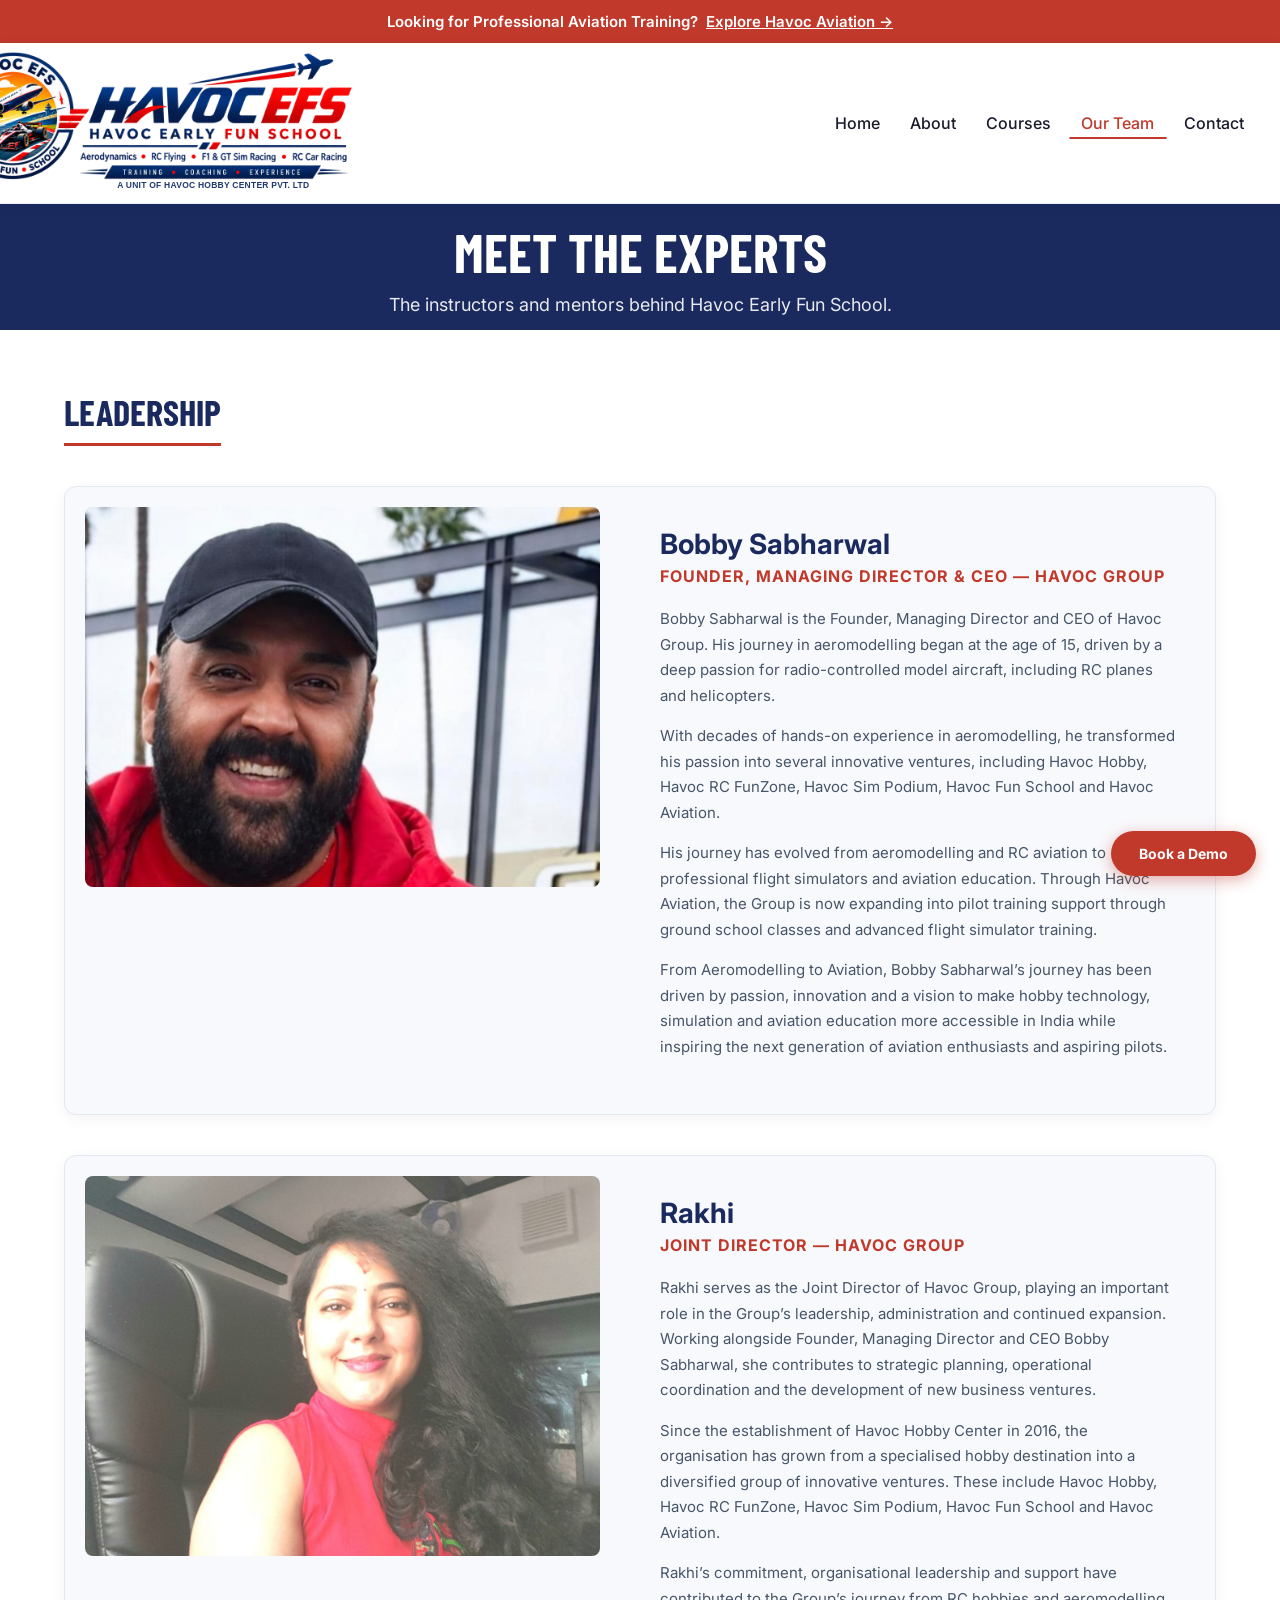
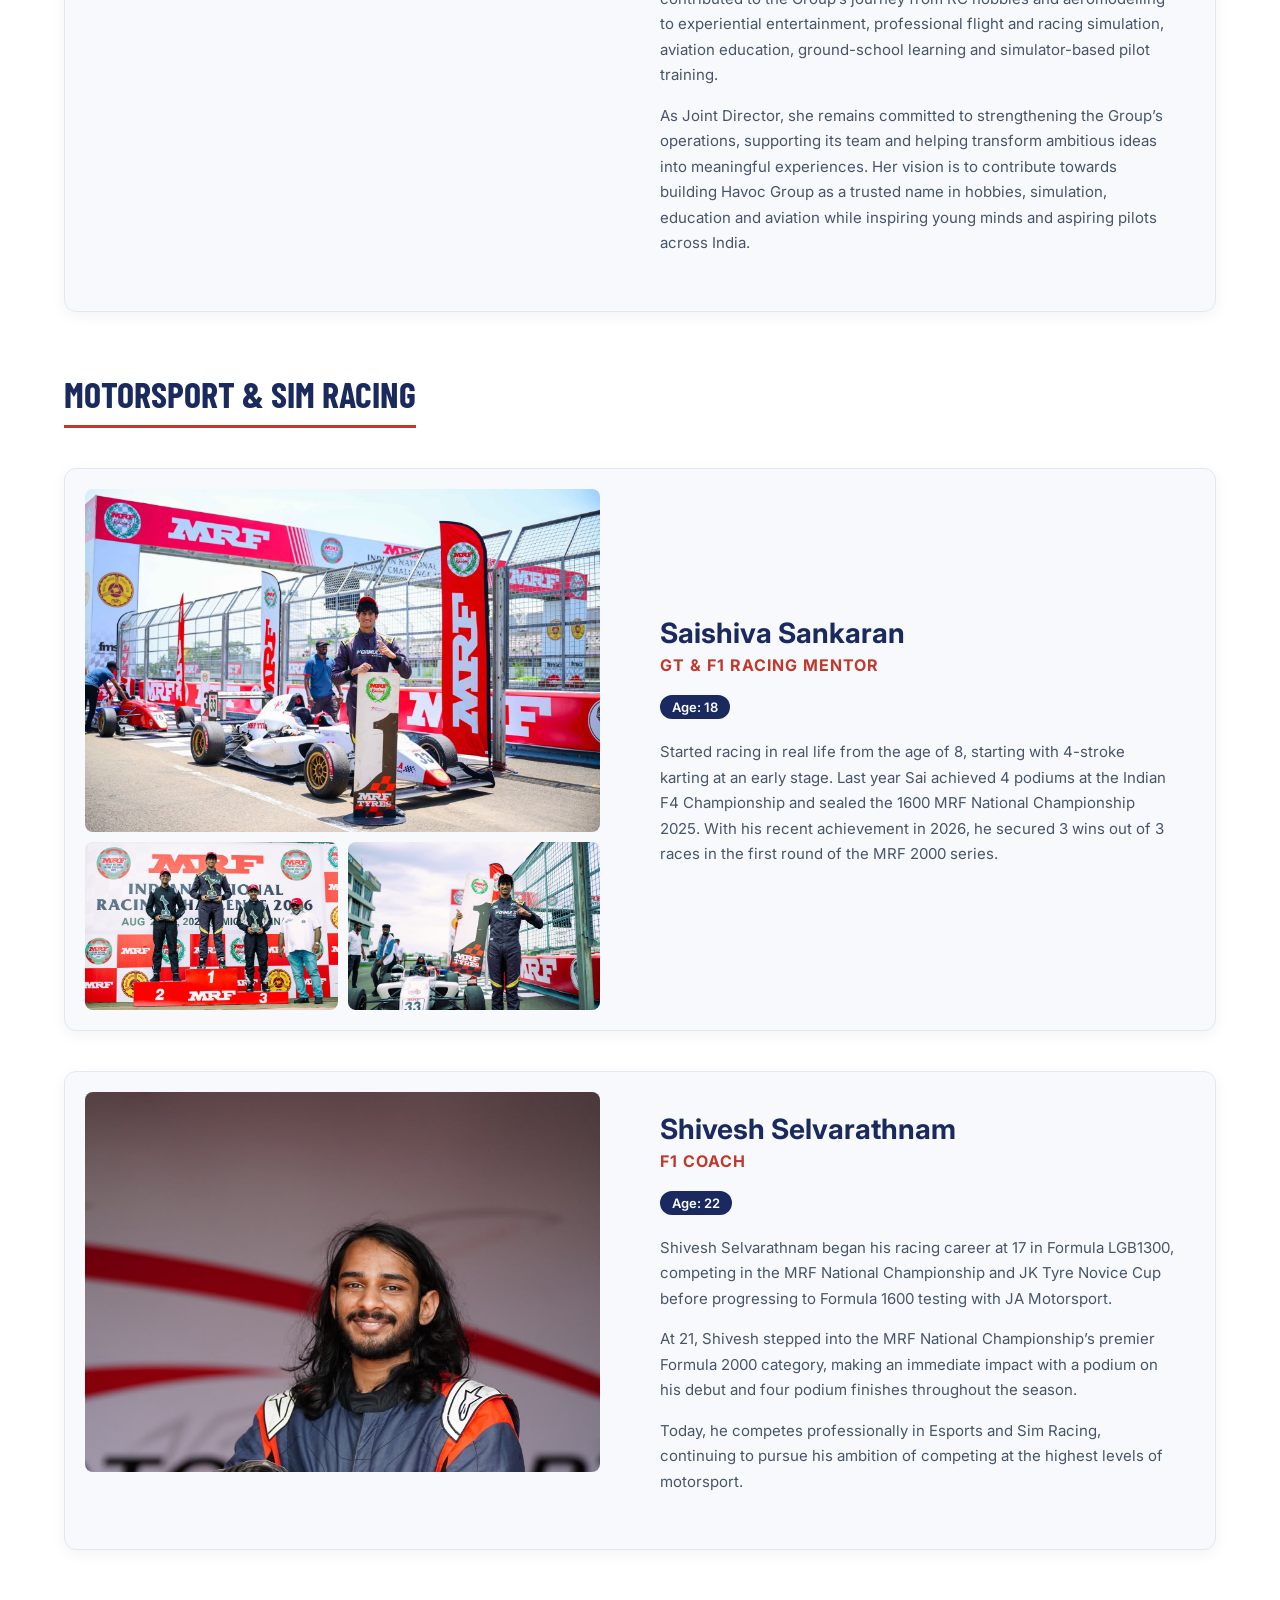
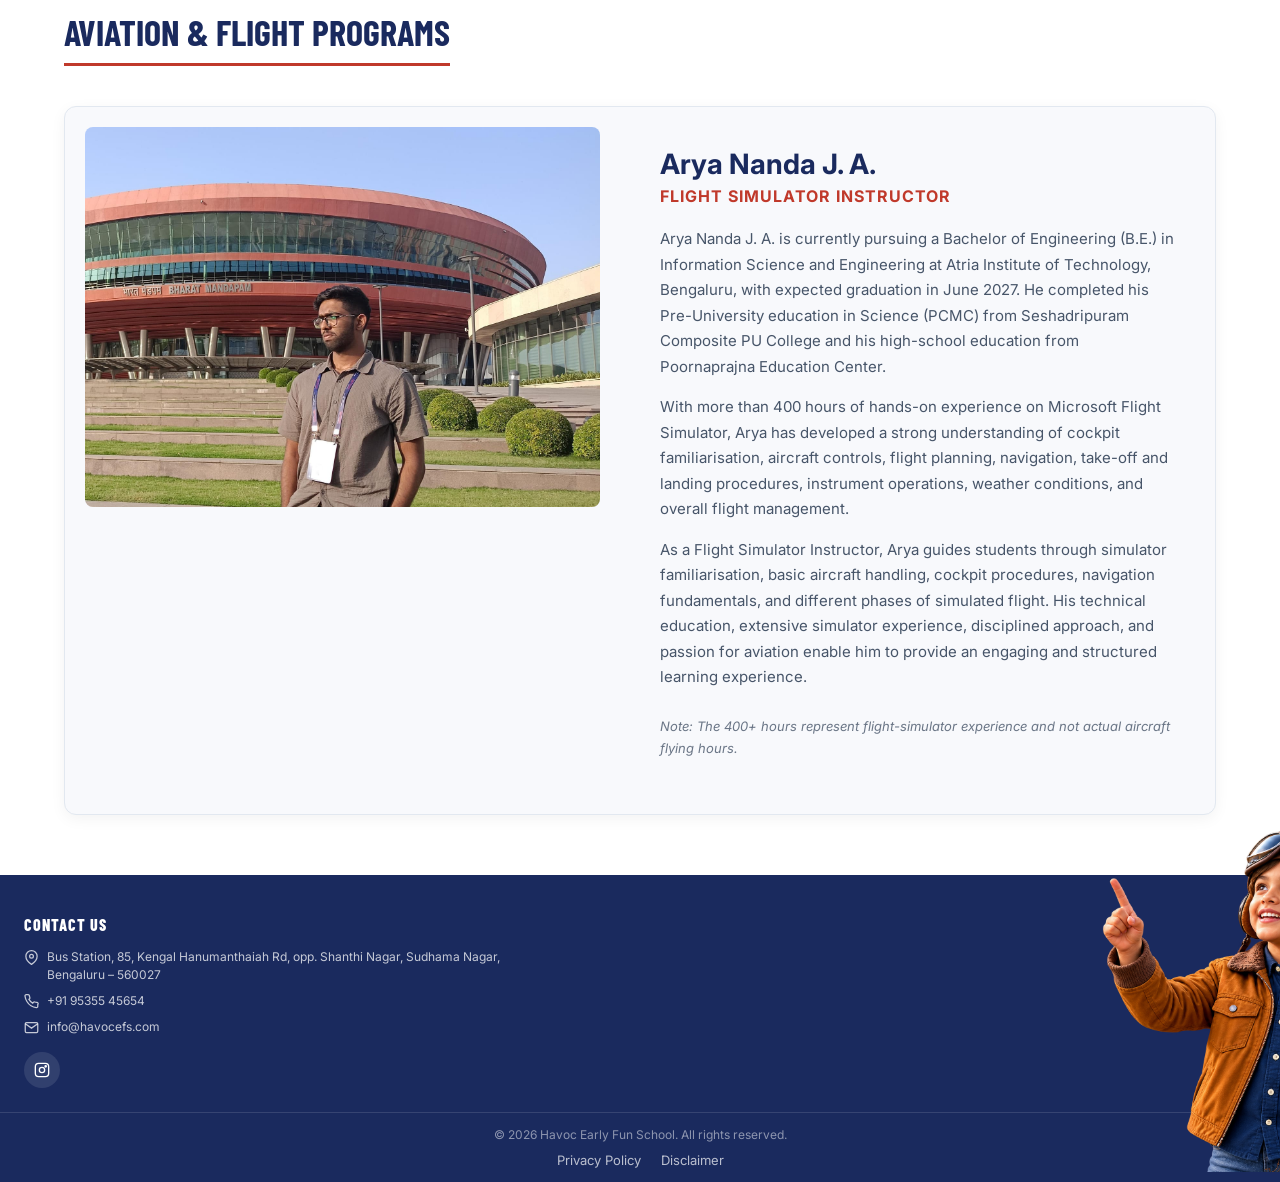
<file: team.html>
<!DOCTYPE html>
<html lang="en">
<head>
  <meta charset="UTF-8" />
  <meta name="viewport" content="width=device-width, initial-scale=1.0" />
  <title>Our Team – Havoc EFS | Havoc Early Fun School</title>
  <meta name="description" content="Meet the experts behind Havoc EFS. Our instructors and mentors for Aviation and Motorsport programs." />
  <meta name="darkreader-lock" />
  <meta name="color-scheme" content="light dark" />
  <meta name="supported-color-schemes" content="light dark" />
  <link rel="preconnect" href="https://fonts.googleapis.com" />
  <link rel="preconnect" href="https://fonts.gstatic.com" crossorigin />
  <link href="https://fonts.googleapis.com/css2?family=Inter:wght@400;500;600;700;800;900&family=Barlow+Condensed:ital,wght@0,600;0,700;0,800;1,800&display=swap" rel="stylesheet" />
  <link rel="stylesheet" href="style.css" />
  <style>
    /* Team Page Specific Styles */
    .team-hero {
      background: var(--navy);
      color: #fff;
      padding: 15px 5%;
      text-align: center;
    }
    .team-hero h1 {
      font-family: var(--font-display);
      font-size: 54px;
      margin-bottom: 10px;
    }
    .team-hero p {
      font-size: 18px;
      opacity: 0.9;
    }
    .team-section {
      max-width: 1200px;
      margin: 60px auto;
      padding: 0 24px;
    }
    .team-category-title {
      font-family: var(--font-display);
      font-size: 36px;
      color: var(--navy);
      margin-bottom: 40px;
      text-transform: uppercase;
      border-bottom: 3px solid var(--red);
      display: inline-block;
      padding-bottom: 10px;
    }
    .team-profile {
      display: grid;
      grid-template-columns: 1fr 1fr;
      gap: 40px;
      background: #f8f9fc;
      border-radius: 12px;
      overflow: hidden;
      border: 1px solid #e2e8f0;
      box-shadow: 0 4px 15px rgba(0,0,0,0.05);
      margin-bottom: 40px;
    }
    .team-profile-images {
      display: grid;
      grid-template-columns: 1fr 1fr;
      grid-template-rows: auto auto;
      gap: 10px;
      padding: 20px;
    }
    .team-profile-images img {
      width: 100%;
      height: 100%;
      object-fit: cover;
      border-radius: 8px;
    }
    .img-main {
      grid-column: 1 / 3;
      height: 300px;
    }
    .img-sub {
      height: 200px;
    }
    .team-profile-content {
      padding: 40px 40px 40px 0;
      display: flex;
      flex-direction: column;
      justify-content: center;
    }
    .tp-name {
      font-size: 28px;
      color: var(--navy);
      margin-bottom: 5px;
    }
    .tp-role {
      font-weight: 700;
      color: var(--red);
      font-size: 16px;
      margin-bottom: 20px;
      text-transform: uppercase;
      letter-spacing: 1px;
    }
    .tp-age {
      display: inline-block;
      background: var(--navy);
      color: #fff;
      padding: 4px 12px;
      border-radius: 50px;
      font-size: 13px;
      font-weight: 600;
      margin-bottom: 20px;
    }
    .tp-bio {
      color: #475569;
      line-height: 1.7;
      font-size: 15px;
      margin-bottom: 15px;
    }
    
    .single-image-wrapper {
      padding: 20px;
    }
    .single-image-wrapper img {
      width: 100%;
      height: 100%;
      max-height: 380px;
      object-fit: cover;
      object-position: top;
      border-radius: 8px;
    }
    
    .aviation-placeholder {
      background: #f8f9fc;
      border: 2px dashed #cbd5e1;
      border-radius: 12px;
      padding: 40px;
      text-align: center;
      color: #64748b;
      font-weight: 500;
    }

    @media (max-width: 991px) {
      .team-profile {
        grid-template-columns: 1fr;
      }
      .team-profile-content {
        padding: 0 20px 40px 20px;
      }
      .team-hero h1 {
        font-size: 42px;
      }
    }
    @media (max-width: 575px) {
      .team-profile-images {
        grid-template-columns: 1fr;
      }
      .img-main {
        grid-column: 1 / 2;
        height: 250px;
      }
      .img-sub {
        height: 180px;
      }
    }
  </style>
</head>
<body>

  <!-- ANNOUNCEMENT BAR -->
  <a href="https://havocaviation.in/" class="announcement-bar" target="_blank" rel="noopener noreferrer">
    Looking for Professional Aviation Training? <span>Explore Havoc Aviation &rarr;</span>
  </a>

  <!-- NAVBAR -->
  <header class="navbar">
    <div class="nav-inner">
      <div class="nav-logo">
        <a href="/" id="logo-link" class="nav-logo-group">
          <img src="assets/home-page/logo.svg" alt="Havoc EFS – Havoc Early Fun School" class="nav-logo-img" />
        </a>
      </div>
      <div class="nav-right" style="display: flex; align-items: center;">
        <nav class="nav-links">
        <a href="/" class="nav-link" id="nav-home">Home</a>
        <a href="/about" class="nav-link" id="nav-about">About</a>
        <a href="/courses" class="nav-link" id="nav-courses">Courses</a>
        <a href="/team" class="nav-link active" id="nav-team">Our Team</a>
        <a href="/contact" class="nav-link" id="nav-contact">Contact</a>
      </nav>
        <button class="mobile-menu-btn" id="mobile-menu-btn" aria-label="Toggle Menu">
        <svg width="24" height="24" viewBox="0 0 24 24" fill="none" stroke="currentColor" stroke-width="2"><line x1="3" y1="12" x2="21" y2="12"/><line x1="3" y1="6" x2="21" y2="6"/><line x1="3" y1="18" x2="21" y2="18"/></svg>
      </button>
      </div>
    </div>
  </header>

  <!-- TEAM HERO -->
  <section class="team-hero">
    <h1>MEET THE EXPERTS</h1>
    <p>The instructors and mentors behind Havoc Early Fun School.</p>
  </section>

  <!-- LEADERSHIP TEAM -->
  <section class="team-section">
    <h2 class="team-category-title">Leadership</h2>
    
    <!-- Bobby Sabharwal -->
    <div class="team-profile">
      <div class="single-image-wrapper">
        <img src="assets/team/bobby.jpeg" alt="Bobby Sabharwal">
      </div>
      <div class="team-profile-content">
        <h3 class="tp-name">Bobby Sabharwal</h3>
        <div class="tp-role">Founder, Managing Director & CEO — Havoc Group</div>
        <p class="tp-bio">
          Bobby Sabharwal is the Founder, Managing Director and CEO of Havoc Group. His journey in aeromodelling began at the age of 15, driven by a deep passion for radio-controlled model aircraft, including RC planes and helicopters.
        </p>
        <p class="tp-bio">
          With decades of hands-on experience in aeromodelling, he transformed his passion into several innovative ventures, including Havoc Hobby, Havoc RC FunZone, Havoc Sim Podium, Havoc Fun School and Havoc Aviation.
        </p>
        <p class="tp-bio">
          His journey has evolved from aeromodelling and RC aviation to professional flight simulators and aviation education. Through Havoc Aviation, the Group is now expanding into pilot training support through ground school classes and advanced flight simulator training.
        </p>
        <p class="tp-bio">
          From Aeromodelling to Aviation, Bobby Sabharwal’s journey has been driven by passion, innovation and a vision to make hobby technology, simulation and aviation education more accessible in India while inspiring the next generation of aviation enthusiasts and aspiring pilots.
        </p>
      </div>
    </div>

    <!-- Rakhi Madme -->
    <div class="team-profile">
      <div class="single-image-wrapper">
        <img src="assets/team/rekha.jpeg" alt="Rakhi">
      </div>
      <div class="team-profile-content">
        <h3 class="tp-name">Rakhi</h3>
        <div class="tp-role">Joint Director — Havoc Group</div>
        <p class="tp-bio">
          Rakhi serves as the Joint Director of Havoc Group, playing an important role in the Group’s leadership, administration and continued expansion. Working alongside Founder, Managing Director and CEO Bobby Sabharwal, she contributes to strategic planning, operational coordination and the development of new business ventures.
        </p>
        <p class="tp-bio">
          Since the establishment of Havoc Hobby Center in 2016, the organisation has grown from a specialised hobby destination into a diversified group of innovative ventures. These include Havoc Hobby, Havoc RC FunZone, Havoc Sim Podium, Havoc Fun School and Havoc Aviation.
        </p>
        <p class="tp-bio">
          Rakhi’s commitment, organisational leadership and support have contributed to the Group’s journey from RC hobbies and aeromodelling to experiential entertainment, professional flight and racing simulation, aviation education, ground-school learning and simulator-based pilot training.
        </p>
        <p class="tp-bio">
          As Joint Director, she remains committed to strengthening the Group’s operations, supporting its team and helping transform ambitious ideas into meaningful experiences. Her vision is to contribute towards building Havoc Group as a trusted name in hobbies, simulation, education and aviation while inspiring young minds and aspiring pilots across India.
        </p>
      </div>
    </div>
  </section>

  <!-- MOTORSPORT & SIM RACING TEAM -->
  <section class="team-section">
    <h2 class="team-category-title">Motorsport & Sim Racing</h2>
    
    <div class="team-profile">
      <div class="team-profile-images">
        <img src="assets/team/saishiva-2.jpg" alt="Saishiva Sankaran Racing" class="img-main">
        <img src="assets/team/saishiva-1.jpg" alt="Saishiva Sankaran Track" class="img-sub">
        <img src="assets/team/saishiva-3.jpg" alt="Saishiva Sankaran Portrait" class="img-sub">
      </div>
      <div class="team-profile-content">
        <h3 class="tp-name">Saishiva Sankaran</h3>
        <div class="tp-role">GT & F1 Racing Mentor</div>
        <div><span class="tp-age">Age: 18</span></div>
        <p class="tp-bio">
          Started racing in real life from the age of 8, starting with 4-stroke karting at an early stage. Last year Sai achieved 4 podiums at the Indian F4 Championship and sealed the 1600 MRF National Championship 2025. With his recent achievement in 2026, he secured 3 wins out of 3 races in the first round of the MRF 2000 series.
        </p>
      </div>
    </div>

    <!-- Shivesh Selvarathnam -->
    <div class="team-profile">
      <div class="single-image-wrapper">
        <img src="assets/team/shivesh.jpeg" alt="Shivesh Selvarathnam">
      </div>
      <div class="team-profile-content">
        <h3 class="tp-name">Shivesh Selvarathnam</h3>
        <div class="tp-role">F1 Coach</div>
        <div><span class="tp-age">Age: 22</span></div>
        <p class="tp-bio">
          Shivesh Selvarathnam began his racing career at 17 in Formula LGB1300, competing in the MRF National Championship and JK Tyre Novice Cup before progressing to Formula 1600 testing with JA Motorsport.
        </p>
        <p class="tp-bio">
          At 21, Shivesh stepped into the MRF National Championship’s premier Formula 2000 category, making an immediate impact with a podium on his debut and four podium finishes throughout the season.
        </p>
        <p class="tp-bio">
          Today, he competes professionally in Esports and Sim Racing, continuing to pursue his ambition of competing at the highest levels of motorsport.
        </p>
      </div>
    </div>
  </section>

  <!-- AVIATION & FLIGHT TEAM -->
  <section class="team-section" style="margin-top: 0;">
    <h2 class="team-category-title">Aviation & Flight Programs</h2>
    
    <!-- Arya Nanda J. A. -->
    <div class="team-profile">
      <div class="single-image-wrapper">
        <img src="assets/team/arya.jpeg" alt="Arya Nanda J. A.">
      </div>
      <div class="team-profile-content">
        <h3 class="tp-name">Arya Nanda J. A.</h3>
        <div class="tp-role">Flight Simulator Instructor</div>
        <p class="tp-bio">
          Arya Nanda J. A. is currently pursuing a Bachelor of Engineering (B.E.) in Information Science and Engineering at Atria Institute of Technology, Bengaluru, with expected graduation in June 2027. He completed his Pre-University education in Science (PCMC) from Seshadripuram Composite PU College and his high-school education from Poornaprajna Education Center.
        </p>
        <p class="tp-bio">
          With more than 400 hours of hands-on experience on Microsoft Flight Simulator, Arya has developed a strong understanding of cockpit familiarisation, aircraft controls, flight planning, navigation, take-off and landing procedures, instrument operations, weather conditions, and overall flight management.
        </p>
        <p class="tp-bio">
          As a Flight Simulator Instructor, Arya guides students through simulator familiarisation, basic aircraft handling, cockpit procedures, navigation fundamentals, and different phases of simulated flight. His technical education, extensive simulator experience, disciplined approach, and passion for aviation enable him to provide an engaging and structured learning experience.
        </p>
        <p class="tp-bio" style="font-style: italic; opacity: 0.8; font-size: 13px; margin-top: 10px;">
          Note: The 400+ hours represent flight-simulator experience and not actual aircraft flying hours.
        </p>
      </div>
    </div>
  </section>

  <!-- FOOTER -->
  <footer class="site-footer">
    <div class="footer-top">
      <div class="footer-contact">
        <h4>CONTACT US</h4>
        <div class="contact-row">
          <svg width="15" height="15" viewBox="0 0 24 24" fill="none" stroke="currentColor" stroke-width="2"><path d="M21 10c0 7-9 13-9 13S3 17 3 10a9 9 0 0 1 18 0z"/><circle cx="12" cy="10" r="3"/></svg>
          <span>Bus Station, 85, Kengal Hanumanthaiah Rd, opp. Shanthi Nagar, Sudhama Nagar, Bengaluru – 560027</span>
        </div>
        <div class="contact-row">
          <svg width="15" height="15" viewBox="0 0 24 24" fill="none" stroke="currentColor" stroke-width="2"><path d="M22 16.92v3a2 2 0 0 1-2.18 2 19.79 19.79 0 0 1-8.63-3.07A19.5 19.5 0 0 1 4.69 12 19.79 19.79 0 0 1 1.61 3.38 2 2 0 0 1 3.59 1h3a2 2 0 0 1 2 1.72c.127.96.361 1.903.7 2.81a2 2 0 0 1-.45 2.11L7.91 8.56a16 16 0 0 0 6 6l1.27-1.27a2 2 0 0 1 2.11-.45c.907.339 1.85.573 2.81.7A2 2 0 0 1 22 16.92z"/></svg>
          <span>+91 95355 45654</span>
        </div>
        <div class="contact-row">
          <svg width="15" height="15" viewBox="0 0 24 24" fill="none" stroke="currentColor" stroke-width="2"><path d="M4 4h16c1.1 0 2 .9 2 2v12c0 1.1-.9 2-2 2H4c-1.1 0-2-.9-2-2V6c0-1.1.9-2 2-2z"/><polyline points="22,6 12,13 2,6"/></svg>
          <span>info@havocefs.com</span>
        </div>
        <div class="social-links">
          <a href="#" class="social-icon" id="social-ig" aria-label="Instagram"><svg width="16" height="16" viewBox="0 0 24 24" fill="none" stroke="currentColor" stroke-width="2"><rect x="2" y="2" width="20" height="20" rx="5" ry="5"/><circle cx="12" cy="12" r="4"/><circle cx="17.5" cy="6.5" r="1" fill="currentColor"/></svg></a>
        </div>
      </div>

      <div class="footer-kid">
        <img src="assets/home-page/boy-corner.png" alt="Young pilot" />
      </div>
    </div>

    <div class="footer-bottom">
      <p>© 2026 Havoc Early Fun School. All rights reserved.</p>
      <div class="footer-legal-links" style="margin-top: 10px; display: flex; justify-content: center; gap: 20px;">
        <a href="/privacy-policy" style="color: rgba(255,255,255,0.7); text-decoration: none; font-size: 13px;">Privacy Policy</a>
        <a href="/disclaimer" style="color: rgba(255,255,255,0.7); text-decoration: none; font-size: 13px;">Disclaimer</a>
      </div>
    </div>
  </footer>

  <script src="script.js"></script>

  <a href="https://havocsim.in/book" class="floating-demo-btn">
    Book a Demo
  </a>
</body>
</html>
</file>
<file: style.css>
/* ===========================
   HAVOC EFS — style.css
   =========================== */

*,
*::before,
*::after {
  box-sizing: border-box;
  margin: 0;
  padding: 0;
}

:root {
  color-scheme: light;
  --navy: #1a2a5e;
  --red: #c0392b;
  --red-light: #e74c3c;
  --gold: #e8a020;
  --white: #ffffff;
  --off-white: #f8f9fc;
  --text-dark: #1a1a2e;
  --text-mid: #444;
  --text-light: #777;
  --card-blue-bg: #162654;
  --card-red-bg: #8b1a14;
  --font-main: 'Inter', sans-serif;
  --font-display: 'Barlow Condensed', sans-serif;
}

html {
  scroll-behavior: smooth;
}

body {
  font-family: var(--font-main);
  color: var(--text-dark);
  background: #fff;
  overflow-x: hidden;
}

/* ======= ANNOUNCEMENT BAR ======= */
.announcement-bar {
  display: block;
  background-color: var(--red);
  color: #fff;
  text-align: center;
  padding: 12px 15px;
  font-size: 15px;
  font-weight: 600;
  text-decoration: none;
  font-family: var(--font-body);
  transition: background-color 0.2s ease;
}

.announcement-bar:hover {
  background-color: var(--navy);
  color: #fff;
}

.announcement-bar span {
  text-decoration: underline;
  margin-left: 4px;
}

/* ======= NAVBAR ======= */
.navbar {
  position: sticky;
  top: 0;
  z-index: 1000;
  background: #fff;
  border-bottom: 1px solid #e8edf5;
  box-shadow: 0 2px 12px rgba(26, 42, 94, 0.07);
}

.nav-inner {
  width: 100%;
  max-width: 1400px;
  margin: 0 auto;
  padding: 0 24px;
  display: flex;
  align-items: center;
  justify-content: space-between;
  min-height: 120px;
}

.nav-logo {
  display: flex;
  align-items: center;
  gap: 12px;
  text-decoration: none;
}

.logo-badge svg {
  display: block;
  flex-shrink: 0;
}


.nav-logo a {
  display: block;
  line-height: 0;
}

.nav-logo-img {
  height: 160px;
  width: auto;
  display: block;
  object-fit: contain;
  margin-left: -90px;
}

.nav-logo-group {
  display: flex;
  flex-direction: column;
  align-items: center;
  text-decoration: none;
  position: relative;
}

/* Prevent Dark Reader from inverting the logo */
html[data-darkreader-mode] .nav-logo-img,
html[data-darkreader-scheme="dark"] .nav-logo-img {
  filter: invert(1) hue-rotate(180deg) !important;
}



.nav-links {
  display: flex;
  align-items: center;
  gap: 6px;
}

.nav-link {
  font-size: 16px;
  font-weight: 500;
  color: var(--text-dark);
  text-decoration: none;
  padding: 6px 12px;
  border-radius: 4px;
  transition: color 0.2s;
  position: relative;
}

.mobile-menu-btn {
  display: none;
  background: none;
  border: none;
  cursor: pointer;
  color: var(--navy);
  padding: 8px;
}

.nav-link::after {
  content: '';
  position: absolute;
  bottom: 0;
  left: 50%;
  transform: translateX(-50%);
  width: 0;
  height: 2px;
  background: var(--red);
  transition: width 0.2s ease, opacity 0.2s ease;
  opacity: 0;
}

.nav-link.active {
  color: var(--red);
}

.nav-link.active::after,
.nav-link:hover::after {
  width: 100%;
  opacity: 1;
}

.nav-link:hover {
  color: var(--red);
}

.btn-login {
  display: flex;
  align-items: center;
  gap: 7px;
  background: var(--navy);
  color: #fff;
  font-size: 13px;
  font-weight: 600;
  padding: 9px 20px;
  border-radius: 50px;
  text-decoration: none;
  margin-left: 10px;
  transition: background 0.2s, transform 0.15s;
}



.btn-login:hover {
  background: var(--red);
  transform: translateY(-1px);
}

/* ======= HERO ======= */
.hero {
  width: 100%;
  display: flex;
  align-items: stretch;
  min-height: 500px;
  overflow: hidden;
  position: relative;
  background: #fff;
}

.hero-left {
  flex: 0 0 40%;
  max-width: 580px;
  padding: 56px 32px 56px clamp(24px, calc((100vw - 1400px) / 2 + 24px), 120px);
  display: flex;
  flex-direction: column;
  justify-content: center;
  z-index: 2;
  background: transparent;
}

.hero-tagline {
  font-family: var(--font-display);
  font-size: 16px;
  font-weight: 700;
  color: var(--navy);
  letter-spacing: 2px;
  margin-bottom: 10px;
}

.hero-tagline .red {
  color: var(--red);
}

.hero-title {
  font-family: var(--font-display);
  font-size: clamp(48px, 6.5vw, 92px);
  font-weight: 800;
  color: var(--navy);
  line-height: 0.95;
  margin-bottom: 24px;
  text-transform: uppercase;
}

.hero-sub {
  font-size: 18px;
  color: var(--navy);
  line-height: 1.5;
  margin-bottom: 40px;
}

.hero-btns {
  display: flex;
  align-items: center;
  gap: 14px;
  flex-wrap: wrap;
}

.btn-primary {
  display: inline-flex;
  align-items: center;
  gap: 10px;
  background: var(--navy);
  color: #fff;
  font-size: 13px;
  font-weight: 700;
  letter-spacing: 1px;
  padding: 14px 24px;
  border-radius: 50px;
  text-decoration: none;
  transition: background 0.2s, transform 0.15s;
}

.btn-primary:hover {
  background: var(--red);
  transform: translateY(-2px);
}

.btn-icon-wrap {
  display: flex;
  align-items: center;
  justify-content: center;
  width: 26px;
  height: 26px;
  border-radius: 50%;
  background: rgba(255, 255, 255, 0.2);
}

.btn-icon-wrap.play {
  background: rgba(255, 255, 255, 0.2);
}

.btn-outline {
  display: inline-flex;
  align-items: center;
  gap: 10px;
  background: transparent;
  color: var(--navy);
  font-size: 13px;
  font-weight: 700;
  letter-spacing: 1px;
  padding: 13px 24px;
  border-radius: 50px;
  border: 2px solid var(--navy);
  text-decoration: none;
  transition: all 0.2s;
}

.btn-outline:hover {
  background: var(--navy);
  color: #fff;
}


/* ======= CARDS: AVIATION + RACING ======= */
/* ===== CARDS SECTION ===== */
.cards-section {
  max-width: 1400px;
  margin: 0 auto;
  padding: 16px 24px 24px;
  display: grid;
  grid-template-columns: 1fr 1fr;
  gap: 16px;
  box-sizing: border-box;
}

.card-aviation,
.card-racing {
  display: flex;
  flex-direction: row;
  align-items: stretch;
  min-height: 300px;
  border-radius: 14px;
  overflow: hidden;
  position: relative;
}

.card-aviation {
  background-color: var(--card-blue-bg);
}

.card-racing {
  background-color: var(--card-red-bg);
}

/* Left text panel */
.card-left-content {
  flex: 0 0 40%;
  padding: 28px 20px;
  display: flex;
  flex-direction: column;
  justify-content: center;
  gap: 10px;
  position: relative;
  z-index: 2;
}

/* Right image panel */
.card-image-panel {
  flex: 1;
  position: relative;
  overflow: hidden;
}

.card-bg-img {
  position: absolute;
  top: 0;
  left: 0;
  right: 0;
  bottom: 0;
  width: 100%;
  height: 100%;
  object-fit: cover;
  object-position: right center;
  z-index: 0;
}

/* Gradient fade from card bg color into image on the left edge */
.card-aviation .card-image-panel::before {
  content: '';
  position: absolute;
  top: 0;
  left: 0;
  bottom: 0;
  width: 20%;
  background: linear-gradient(to right, var(--card-blue-bg) 0%, transparent 100%);
  z-index: 1;
}

.card-racing .card-image-panel::before {
  content: '';
  position: absolute;
  top: 0;
  left: 0;
  bottom: 0;
  width: 20%;
  background: linear-gradient(to right, var(--card-red-bg) 0%, transparent 100%);
  z-index: 1;
}

.card-icon-wrap {
  width: 48px;
  height: 48px;
  border-radius: 50%;
  display: flex;
  align-items: center;
  justify-content: center;
  margin-bottom: 4px;
}

.blue-icon {
  background: rgba(255, 255, 255, 0.15);
}

.red-icon {
  background: rgba(255, 255, 255, 0.15);
}

.card-title {
  font-family: var(--font-display);
  font-size: 26px;
  font-weight: 800;
  color: #fff;
  letter-spacing: 1px;
  text-transform: uppercase;
}

.card-desc {
  font-size: 14px;
  color: rgba(255, 255, 255, 0.85);
  line-height: 1.5;
}

.btn-card-white {
  display: inline-flex;
  align-items: center;
  gap: 10px;
  background: #fff;
  color: var(--navy);
  font-size: 12px;
  font-weight: 700;
  letter-spacing: 1px;
  padding: 10px 18px;
  border-radius: 50px;
  text-decoration: none;
  margin-top: 6px;
  align-self: flex-start;
  transition: transform 0.15s, box-shadow 0.15s;
}

.btn-card-white:hover {
  transform: translateY(-2px);
  box-shadow: 0 4px 14px rgba(0, 0, 0, 0.2);
}

.btn-card-red {
  display: inline-flex;
  align-items: center;
  gap: 10px;
  background: #fff;
  color: var(--red);
  font-size: 12px;
  font-weight: 700;
  letter-spacing: 1px;
  padding: 10px 18px;
  border-radius: 50px;
  text-decoration: none;
  margin-top: 6px;
  align-self: flex-start;
  transition: transform 0.15s, box-shadow 0.15s;
}

.btn-card-red:hover {
  transform: translateY(-2px);
  box-shadow: 0 4px 14px rgba(0, 0, 0, 0.2);
}

.btn-arrow-wrap {
  display: flex;
  align-items: center;
  justify-content: center;
  width: 22px;
  height: 22px;
  border-radius: 50%;
  background: rgba(26, 42, 94, 0.12);
}

display: inline-flex;
align-items: center;
gap: 10px;
background: var(--navy);
color: #fff;
font-size: 13px;
font-weight: 700;
letter-spacing: 1px;
padding: 14px 24px;
border-radius: 50px;
text-decoration: none;
transition: background 0.2s,
transform 0.15s;
}

.btn-primary:hover {
  background: var(--red);
  transform: translateY(-2px);
}

.btn-icon-wrap {
  display: flex;
  align-items: center;
  justify-content: center;
  width: 26px;
  height: 26px;
  border-radius: 50%;
  background: rgba(255, 255, 255, 0.2);
}

.btn-icon-wrap.play {
  background: rgba(255, 255, 255, 0.2);
}

.btn-outline {
  display: inline-flex;
  align-items: center;
  gap: 10px;
  background: transparent;
  color: var(--navy);
  font-size: 13px;
  font-weight: 700;
  letter-spacing: 1px;
  padding: 13px 24px;
  border-radius: 50px;
  border: 2px solid var(--navy);
  text-decoration: none;
  transition: all 0.2s;
}

.btn-outline:hover {
  background: var(--navy);
  color: #fff;
}


/* ======= CARDS: AVIATION + RACING ======= */
/* ===== CARDS SECTION ===== */
.cards-section {
  max-width: 1400px;
  margin: 0 auto;
  padding: 16px 24px 24px;
  display: grid;
  grid-template-columns: 1fr 1fr;
  gap: 16px;
  box-sizing: border-box;
}

.card-aviation,
.card-racing {
  display: flex;
  flex-direction: row;
  align-items: stretch;
  min-height: 300px;
  border-radius: 14px;
  overflow: hidden;
  position: relative;
}

.card-aviation {
  background-color: var(--card-blue-bg);
}

.card-racing {
  background-color: var(--card-red-bg);
}

/* Left text panel */
.card-left-content {
  flex: 0 0 40%;
  padding: 28px 20px;
  display: flex;
  flex-direction: column;
  justify-content: center;
  gap: 10px;
  position: relative;
  z-index: 2;
}

/* Right image panel */
.card-image-panel {
  flex: 1;
  position: relative;
  overflow: hidden;
}

.card-bg-img {
  position: absolute;
  top: 0;
  left: 0;
  right: 0;
  bottom: 0;
  width: 100%;
  height: 100%;
  object-fit: cover;
  object-position: right center;
  z-index: 0;
}

/* Gradient fade from card bg color into image on the left edge */
.card-aviation .card-image-panel::before {
  content: '';
  position: absolute;
  top: 0;
  left: 0;
  bottom: 0;
  width: 20%;
  background: linear-gradient(to right, var(--card-blue-bg) 0%, transparent 100%);
  z-index: 1;
}

.card-racing .card-image-panel::before {
  content: '';
  position: absolute;
  top: 0;
  left: 0;
  bottom: 0;
  width: 20%;
  background: linear-gradient(to right, var(--card-red-bg) 0%, transparent 100%);
  z-index: 1;
}

.card-icon-wrap {
  width: 48px;
  height: 48px;
  border-radius: 50%;
  display: flex;
  align-items: center;
  justify-content: center;
  margin-bottom: 4px;
}

.blue-icon {
  background: rgba(255, 255, 255, 0.15);
}

.red-icon {
  background: rgba(255, 255, 255, 0.15);
}

.card-title {
  font-family: var(--font-display);
  font-size: 26px;
  font-weight: 800;
  color: #fff;
  letter-spacing: 1px;
  text-transform: uppercase;
}

.card-desc {
  font-size: 14px;
  color: rgba(255, 255, 255, 0.85);
  line-height: 1.5;
}

.btn-card-white {
  display: inline-flex;
  align-items: center;
  gap: 10px;
  background: #fff;
  color: var(--navy);
  font-size: 12px;
  font-weight: 700;
  letter-spacing: 1px;
  padding: 10px 18px;
  border-radius: 50px;
  text-decoration: none;
  margin-top: 6px;
  align-self: flex-start;
  transition: transform 0.15s, box-shadow 0.15s;
}

.btn-card-white:hover {
  transform: translateY(-2px);
  box-shadow: 0 4px 14px rgba(0, 0, 0, 0.2);
}

.btn-card-red {
  display: inline-flex;
  align-items: center;
  gap: 10px;
  background: #fff;
  color: var(--red);
  font-size: 12px;
  font-weight: 700;
  letter-spacing: 1px;
  padding: 10px 18px;
  border-radius: 50px;
  text-decoration: none;
  margin-top: 6px;
  align-self: flex-start;
  transition: transform 0.15s, box-shadow 0.15s;
}

.btn-card-red:hover {
  transform: translateY(-2px);
  box-shadow: 0 4px 14px rgba(0, 0, 0, 0.2);
}

.btn-arrow-wrap {
  display: flex;
  align-items: center;
  justify-content: center;
  width: 22px;
  height: 22px;
  border-radius: 50%;
  background: rgba(26, 42, 94, 0.12);
}

.btn-arrow-wrap.red-arrow {
  background: rgba(192, 57, 43, 0.12);
}


/* ======= WHY CHOOSE + EVENTS ======= */
.why-events-section {
  max-width: 1400px;
  margin: 0 auto;
  padding: 60px 24px;
  display: block;
}

.why-events-section .section-title {
  justify-content: center;
}

.section-title {
  font-family: var(--font-display);
  font-size: 22px;
  font-weight: 800;
  color: var(--navy);
  letter-spacing: 1px;
  text-transform: uppercase;
  margin-bottom: 24px;
  display: flex;
  align-items: center;
  gap: 8px;
}

.red-line {
  color: var(--red);
  font-size: 18px;
}

.why-grid {
  display: grid;
  grid-template-columns: repeat(4, 1fr);
  gap: 24px;
  max-width: 1200px;
  margin: 30px auto 0;
}

.why-item {
  display: flex;
  align-items: flex-start;
  gap: 12px;
}

.why-icon {
  flex-shrink: 0;
}

.why-text strong {
  display: block;
  font-size: 13px;
  font-weight: 700;
  color: var(--navy);
  margin-bottom: 3px;
}

.why-text p {
  font-size: 12px;
  color: var(--text-light);
  line-height: 1.4;
}

/* Events */
.events-section {
  display: flex;
  flex-direction: column;
}

.events-header {
  display: flex;
  align-items: center;
  justify-content: space-between;
  margin-bottom: 18px;
}

.events-title-text {
  font-family: var(--font-display);
  font-size: 22px;
  font-weight: 800;
  color: var(--navy);
  letter-spacing: 1px;
  text-transform: uppercase;
  margin-bottom: 0;
}

.view-all-link {
  font-size: 12px;
  font-weight: 700;
  color: var(--navy);
  text-decoration: none;
  letter-spacing: 0.5px;
  display: flex;
  align-items: center;
  gap: 4px;
  transition: color 0.2s;
}

.view-all-link:hover {
  color: var(--red);
}

.event-card {
  display: flex;
  align-items: center;
  gap: 14px;
  background: #fff;
  border: 1.5px solid #e4eaf5;
  border-radius: 10px;
  padding: 14px;
  box-shadow: 0 2px 12px rgba(26, 42, 94, 0.07);
}

.event-date-badge {
  background: var(--navy);
  color: #fff;
  border-radius: 8px;
  padding: 8px 10px;
  text-align: center;
  min-width: 48px;
  flex-shrink: 0;
}

.event-month {
  display: block;
  font-size: 10px;
  font-weight: 700;
  letter-spacing: 1px;
  color: #7badf5;
}

.event-day {
  display: block;
  font-size: 26px;
  font-weight: 900;
  line-height: 1;
}

.event-img {
  width: 90px;
  height: 72px;
  border-radius: 6px;
  object-fit: cover;
  flex-shrink: 0;
}

.event-info {
  flex: 1;
}

.event-name {
  font-size: 14px;
  font-weight: 800;
  color: var(--navy);
  text-transform: uppercase;
  line-height: 1.2;
  margin-bottom: 6px;
}

.event-meta {
  font-size: 11px;
  color: var(--text-light);
  display: flex;
  align-items: center;
  gap: 4px;
  margin-bottom: 2px;
}

.btn-register {
  background: var(--navy);
  color: #fff;
  font-size: 11px;
  font-weight: 700;
  letter-spacing: 0.5px;
  padding: 10px 14px;
  border-radius: 6px;
  text-decoration: none;
  white-space: nowrap;
  transition: background 0.2s;
}

.btn-register:hover {
  background: var(--red);
}

/* ======= STATS STRIP ======= */
.stats-strip {
  background: var(--navy);
  padding: 28px 24px;
  display: flex;
  justify-content: center;
  gap: 60px;
}

.stat-item {
  display: flex;
  align-items: center;
  gap: 14px;
  color: #fff;
}

.stat-icon {
  font-size: 26px;
  opacity: 0.9;
}

.stat-num {
  font-family: var(--font-display);
  font-size: 36px;
  font-weight: 800;
  color: #fff;
  line-height: 1;
}

.stat-label {
  font-size: 12px;
  color: rgba(255, 255, 255, 0.7);
  max-width: 80px;
  line-height: 1.3;
}

/* ======= BOTTOM 3 CARDS ======= */
.bottom-cards-section {
  max-width: 1400px;
  margin: 0 auto;
  padding: 30px 24px;
  display: grid;
  grid-template-columns: 1fr 1fr 1fr;
  gap: 16px;
}

.bottom-card {
  border-radius: 12px;
  overflow: hidden;
  display: flex;
  flex-direction: column;
  min-height: 380px;
  position: relative;
}

.bc-updates {
  background: #f5f7fb;
}

.bc-involved {
  background: var(--navy);
}

.bc-stories {
  background: #1e1e2e;
}

.bc-text {
  padding: 24px 24px 14px;
  flex: 1;
  z-index: 2;
  position: relative;
  max-width: 55%;
}

.bc-updates .bc-text h3 {
  color: var(--navy);
}

.bc-updates .bc-text p {
  color: var(--text-mid);
}

.bc-involved .bc-text h3 {
  color: #fff;
}

.bc-involved .bc-text p {
  color: rgba(255, 255, 255, 0.75);
}

.bc-stories .bc-text h3 {
  color: #fff;
}

.bc-stories .bc-text p {
  color: rgba(255, 255, 255, 0.7);
}

.bc-text h3 {
  font-family: var(--font-display);
  font-size: 18px;
  font-weight: 800;
  letter-spacing: 0.5px;
  text-transform: uppercase;
  margin-bottom: 6px;
}

.bc-text p {
  font-size: 12px;
  line-height: 1.5;
  margin-bottom: 12px;
}

.explore-link {
  font-size: 12px;
  font-weight: 700;
  text-decoration: none;
  letter-spacing: 0.5px;
  display: inline-flex;
  align-items: center;
  gap: 4px;
  transition: gap 0.2s;
}

.explore-link:hover {
  gap: 8px;
}

.bc-updates .explore-link {
  color: var(--navy);
}

.bc-involved .explore-link {
  color: rgba(255, 255, 255, 0.9);
}

.bc-stories .explore-link {
  color: rgba(255, 255, 255, 0.9);
}

.bc-img {
  width: 100%;
  height: 240px;
  object-fit: cover;
  display: block;
}

/* ======= FOOTER ======= */
.site-footer {
  background: var(--navy);
  color: #fff;
  position: relative;
  z-index: 10;
}

.footer-top {
  max-width: 1400px;
  margin: 0 auto;
  padding: 40px 24px 24px;
  display: grid;
  grid-template-columns: 1.2fr 1.5fr;
  gap: 40px;
  align-items: start;
  position: relative;
}

.footer-contact h4 {
  font-family: var(--font-display);
  font-size: 16px;
  font-weight: 800;
  letter-spacing: 1px;
  text-transform: uppercase;
  margin-bottom: 14px;
  color: #fff;
}

.contact-row {
  display: flex;
  align-items: flex-start;
  gap: 8px;
  font-size: 12px;
  color: rgba(255, 255, 255, 0.75);
  margin-bottom: 8px;
  line-height: 1.5;
}

.contact-row svg {
  flex-shrink: 0;
  margin-top: 2px;
}

.social-links {
  display: flex;
  gap: 10px;
  margin-top: 16px;
}

.social-icon {
  width: 36px;
  height: 36px;
  border-radius: 50%;
  background: rgba(255, 255, 255, 0.1);
  display: flex;
  align-items: center;
  justify-content: center;
  color: #fff;
  text-decoration: none;
  transition: background 0.2s, transform 0.15s;
}

.social-icon:hover {
  background: var(--red);
  transform: translateY(-2px);
}

/* Newsletter */
.footer-newsletter h4 {
  font-family: var(--font-display);
  font-size: 20px;
  font-weight: 800;
  letter-spacing: 1px;
  text-transform: uppercase;
  margin-bottom: 6px;
  color: #fff;
}

.footer-newsletter p {
  font-size: 13px;
  color: rgba(255, 255, 255, 0.7);
  margin-bottom: 18px;
}

.newsletter-form {
  display: flex;
  gap: 10px;
  flex-wrap: wrap;
}

.newsletter-input {
  flex: 1;
  min-width: 220px;
  max-width: 320px;
  padding: 13px 18px;
  border-radius: 50px;
  border: 1.5px solid rgba(255, 255, 255, 0.2);
  background: rgba(255, 255, 255, 0.08);
  color: #fff;
  font-size: 13px;
  outline: none;
  transition: border-color 0.2s;
}

.newsletter-input::placeholder {
  color: rgba(255, 255, 255, 0.45);
}

.newsletter-input:focus {
  border-color: rgba(255, 255, 255, 0.5);
}

.btn-subscribe {
  display: inline-flex;
  align-items: center;
  gap: 8px;
  background: var(--red);
  color: #fff;
  font-size: 13px;
  font-weight: 700;
  letter-spacing: 0.5px;
  padding: 13px 22px;
  border-radius: 50px;
  border: none;
  cursor: pointer;
  transition: background 0.2s, transform 0.15s;
}

.btn-subscribe:hover {
  background: #a93226;
  transform: translateY(-1px);
}

.footer-decor {
  margin-top: 14px;
  opacity: 0.8;
}

/* Footer kid image */
.footer-kid {
  position: absolute;
  bottom: -60px;
  /* pull down further to account for transparent pixels in the image */
  right: -120px;
  /* push further to the right so he doesn't block the subscribe field */
  z-index: 5;
  pointer-events: none;
  /* so he doesn't block clicks on the subscribe button */
}

.footer-kid img {
  width: 520px;
  height: auto;
  display: block;
}

/* Footer bottom */
.footer-bottom {
  border-top: 1px solid rgba(255, 255, 255, 0.12);
  padding: 14px 24px;
  text-align: center;
  font-size: 12px;
  color: rgba(255, 255, 255, 0.5);
}

/* ======= ABOUT PAGE ======= */
.about-hero {
  width: 100%;
  height: 400px;
  display: flex;
  align-items: center;
  justify-content: center;
  text-align: center;
  padding: 0 24px;
  position: relative;
  overflow: hidden;
}

.about-hero-content {
  max-width: 800px;
  position: relative;
  z-index: 2;
}

.about-title {
  font-family: var(--font-display);
  font-size: 56px;
  color: white;
  margin: 0 0 16px;
  text-transform: uppercase;
}

.about-subtitle {
  font-size: 18px;
  color: rgba(255, 255, 255, 0.9);
  line-height: 1.6;
}

.about-pillars {
  max-width: 1400px;
  margin: 64px auto;
  padding: 0 24px;
  display: grid;
  grid-template-columns: repeat(3, 1fr);
  gap: 32px;
}

.pillar-card {
  background: white;
  border-radius: 12px;
  overflow: hidden;
  box-shadow: 0 4px 20px rgba(0, 0, 0, 0.05);
  transition: transform 0.3s;
  display: flex;
  flex-direction: column;
}

.pillar-card:hover {
  transform: translateY(-5px);
}

.pillar-img-wrap {
  width: 100%;
  height: 240px;
  overflow: hidden;
}

.pillar-img-wrap img {
  width: 100%;
  height: 100%;
  object-fit: cover;
}

.pillar-text {
  padding: 32px 24px;
  text-align: center;
  flex-grow: 1;
}

.pillar-text h3 {
  font-family: var(--font-display);
  font-size: 28px;
  color: var(--navy);
  margin: 0 0 16px;
}

.pillar-text p {
  color: var(--text-dark);
  line-height: 1.6;
  margin: 0;
}

/* ======= RESPONSIVE ======= */
@media (max-width: 1100px) {
  .hero {
    flex-direction: column;
    padding-top: 0;
    min-height: auto;
  }

  .hero-left {
    flex: none;
    width: 100%;
    max-width: 100%;
    padding: 40px 24px;
    align-items: center;
    text-align: center;
  }

  .cards-section {
    grid-template-columns: 1fr;
  }

  .why-events-section {
    grid-template-columns: 1fr;
  }

  .stats-strip {
    gap: 30px;
    flex-wrap: wrap;
  }

  .bottom-cards-section {
    grid-template-columns: 1fr;
  }

  .footer-top {
    grid-template-columns: 1fr 1fr;
  }

  .footer-kid {
    display: none;
  }

  .about-pillars {
    grid-template-columns: 1fr;
  }
}

@media (max-width: 768px) {
  .nav-inner {
    min-height: 80px;
    justify-content: space-between;
    position: relative;
  }

  .nav-logo {
    display: flex;
    align-items: center;
  }

  .nav-logo-img {
    height: auto;
    max-height: 100px;
    max-width: 65vw;
    margin-left: 0 !important;
  }

  .nav-right {
    position: static;
    transform: none;
    display: flex;
    align-items: center;
  }

  .nav-links {
    display: none !important;
  }

  .nav-links.show {
    display: flex !important;
  }

  .mobile-menu-btn {
    display: block;
  }

  .nav-links {
    display: none;
    flex-direction: column;
    position: absolute;
    top: 100%;
    left: 0;
    right: 0;
    background: #fff;
    padding: 16px 24px;
    box-shadow: 0 10px 20px rgba(0, 0, 0, 0.1);
    border-top: 1px solid #eee;
    z-index: 999;
  }

  .nav-links.show {
    display: flex;
  }

  .nav-link {
    padding: 12px;
    border-bottom: 1px solid #f0f0f0;
    width: 100%;
    text-align: left;
  }

  .nav-link:last-child {
    border-bottom: none;
  }

  .btn-login {
    position: static;
    right: auto;
    padding: 6px 12px;
    font-size: 11px;
  }

  

  /* Hero - mobile: text on top with white bg, image shows below */
  .hero {
    flex-direction: column;
  }

  .hero-left {
    padding: 30px 16px 30px 16px;
    background: #fff;
    position: relative;
    z-index: 2;
    width: 100%;
  }

  .hero .bg-img-container {
    position: relative;
    top: auto;
    left: auto;
    right: auto;
    bottom: auto;
    width: 100%;
    height: 260px;
    z-index: 0;
  }

  .hero .bg-img-overlay.hero-gradient {
    display: none;
  }

  .hero-title {
    font-size: 36px;
    margin-bottom: 16px;
  }

  .hero-sub {
    font-size: 16px;
    margin-bottom: 24px;
  }

  /* Cards Section */
  .card-aviation,
  .card-racing {
    flex-direction: column-reverse;
    min-height: auto;
  }

  .card-left-content {
    padding: 30px 20px;
    flex: none;
    width: 100%;
    text-align: center;
    align-items: center;
  }

  .card-image-panel {
    width: 100%;
    height: 200px;
    flex: none;
  }

  .card-aviation .card-image-panel::before {
    width: 100%;
    height: 40px;
    top: auto;
    bottom: 0;
    left: 0;
    background: linear-gradient(to bottom, transparent 0%, var(--card-blue-bg) 100%);
  }

  .card-racing .card-image-panel::before {
    width: 100%;
    height: 40px;
    top: auto;
    bottom: 0;
    left: 0;
    background: linear-gradient(to bottom, transparent 0%, var(--card-red-bg) 100%);
  }

  .why-grid {
    grid-template-columns: 1fr;
  }

  /* Stats */
  .stats-strip {
    gap: 20px;
    flex-direction: column;
    text-align: center;
  }

  .stat-item {
    flex-direction: column;
    gap: 8px;
  }

  .stat-label {
    max-width: 100%;
  }

  /* Footer */
  .footer-top {
    grid-template-columns: 1fr;
    text-align: center;
    padding-top: 30px;
  }

  .contact-row {
    justify-content: center;
  }

  .social-links {
    justify-content: center;
  }

  .newsletter-form {
    flex-direction: column;
  }

  .newsletter-input {
    max-width: 100%;
    width: 100%;
    text-align: center;
  }

  .btn-subscribe {
    justify-content: center;
  }

  /* About Page */
  .about-hero {
    height: 300px;
  }

  .about-title {
    font-size: 36px;
  }

  .footer-bottom {
    font-size: 11px;
  }
}

/* ======= BACKGROUND IMAGE UTILITIES ======= */
.bg-img-container {
  position: absolute;
  top: 0;
  left: 0;
  right: 0;
  bottom: 0;
  z-index: 0;
  overflow: hidden;
}

.bg-img-container img {
  width: 100%;
  height: 100%;
  object-fit: cover;
  object-position: center;
}

.bg-img-container.right-align img {
  object-position: right center;
}

.bg-img-overlay {
  position: absolute;
  top: 0;
  left: 0;
  right: 0;
  bottom: 0;
  z-index: 1;
}

.bg-img-overlay.hero-gradient {
  background: linear-gradient(to right, #ffffff 30%, transparent 60%);
}

.bg-img-overlay.about-gradient {
  background: linear-gradient(to bottom, rgba(26, 42, 94, 0.7), rgba(26, 42, 94, 0.9));
}

/* ======= COURSES PAGE ======= */
.courses-hero {
  background: #f7f9fc;
  padding: 60px 24px;
  text-align: center;
  position: relative;
  overflow: hidden;
}

.courses-title {
  font-family: var(--font-display);
  color: var(--navy);
  font-size: 48px;
  margin-bottom: 8px;
}

.courses-subtitle {
  color: var(--text-dark);
  font-size: 18px;
  display: flex;
  align-items: center;
  justify-content: center;
  gap: 12px;
}

.courses-subtitle svg {
  color: var(--navy);
}

.courses-container {
  max-width: 1200px;
  margin: 0 auto;
  padding: 40px 24px;
}

.course-category-block {
  background: #fff;
  border-radius: 20px;
  padding: 30px;
  margin-bottom: 40px;
  box-shadow: 0 4px 20px rgba(0, 0, 0, 0.05);
}

.category-header {
  display: flex;
  justify-content: space-between;
  align-items: center;
  margin-bottom: 24px;
}

.category-title-wrapper {
  display: flex;
  align-items: center;
  justify-content: center;
  gap: 12px;
}

.category-icon {
  width: 40px;
  height: 40px;
  border-radius: 50%;
  display: flex;
  align-items: center;
  justify-content: center;
}

.blue-icon {
  background: rgba(26, 42, 94, 0.1);
  color: var(--navy);
}

.red-icon {
  background: rgba(192, 57, 43, 0.1);
  color: var(--red);
}

.category-title {
  font-family: var(--font-display);
  font-size: 24px;
  margin: 0;
}

.navy-text {
  color: var(--navy);
}

.red-text {
  color: var(--red);
}

.view-all-link {
  color: var(--navy);
  text-decoration: none;
  font-weight: 600;
  font-size: 14px;
}

.view-all-link:hover {
  text-decoration: underline;
}

.course-grid {
  display: grid;
  grid-template-columns: repeat(2, minmax(0, 420px));
  justify-content: center;
  gap: 32px;
}

.course-card {
  border: 1px solid #eee;
  border-radius: 12px;
  overflow: hidden;
  display: flex;
  flex-direction: column;
  position: relative;
  transition: transform 0.2s ease, box-shadow 0.2s ease;
}

.course-card:hover {
  transform: translateY(-4px);
  box-shadow: 0 12px 24px rgba(0, 0, 0, 0.08);
}

.course-card .course-btn-icon::after {
  content: "";
  position: absolute;
  top: 0;
  left: 0;
  right: 0;
  bottom: 0;
  z-index: 10;
}

.course-card-img {
  width: 100%;
  height: auto;
}

.course-card-img img {
  width: 100%;
  height: auto;
  display: block;
}

.course-card-content {
  padding: 16px;
  flex-grow: 1;
  display: flex;
  flex-direction: column;
}

.course-card-title {
  font-size: 18px;
  margin: 0 0 4px 0;
  font-family: var(--font-display);
}

.course-card-age {
  color: #666;
  font-size: 12px;
  margin: 0 0 16px 0;
  flex-grow: 1;
}

.course-card-footer {
  display: flex;
  justify-content: space-between;
  align-items: center;
}

.course-btn-icon {
  width: 32px;
  height: 32px;
  border-radius: 50%;
  display: flex;
  align-items: center;
  justify-content: center;
  text-decoration: none;
}

.blue-btn {
  background: var(--navy);
  color: #fff;
}

.red-btn-outline {
  border: 1px solid var(--red);
  color: var(--red);
}

.blue-btn-outline {
  border: 1px solid var(--navy);
  color: var(--navy);
}

.course-arrow {
  font-size: 18px;
  font-weight: bold;
}

.red-arrow {
  color: var(--red);
}

/* CTA BANNER */
.courses-cta-banner {
  background: var(--navy);
  border-radius: 20px;
  padding: 40px;
  display: flex;
  justify-content: space-between;
  align-items: center;
  margin-top: 20px;
  color: #fff;
  position: relative;
  overflow: hidden;
}

.cta-banner-content {
  z-index: 2;
  position: relative;
}

.cta-banner-content h3 {
  font-family: var(--font-display);
  font-size: 28px;
  margin: 0 0 8px 0;
}

.cta-banner-content p {
  margin: 0 0 24px 0;
  color: #ddd;
}

.cta-btn {
  display: inline-block;
  padding: 12px 24px;
  background: var(--red);
  color: #fff;
  text-decoration: none;
  border-radius: 4px;
  font-weight: 600;
}

.cta-banner-img {
  position: absolute;
  bottom: 0;
  right: 40px;
  height: 120%;
  z-index: 1;
}

.cta-banner-img img {
  height: 100%;
  object-fit: contain;
}

/* RESPONSIVE */
@media (max-width: 1024px) {
  .course-grid {
    grid-template-columns: repeat(2, 1fr);
  }

  .cta-banner-img {
    right: -20px;
    opacity: 0.5;
  }
}

@media (max-width: 768px) {
  .nav-right {
    position: absolute;
    right: 24px;
  }

  .nav-logo-img {
    max-height: 110px !important;
  }

  .courses-title {
    font-size: 36px;
  }

  .course-grid {
    grid-template-columns: 1fr;
  }

  .course-category-block {
    padding: 20px;
  }

  .category-header {
    flex-direction: column;
    align-items: flex-start;
    gap: 12px;
  }

  .courses-cta-banner {
    flex-direction: column;
    text-align: center;
    padding: 30px 20px;
  }

  .cta-banner-img {
    display: none;
  }
}

/* ======= ABOUT PAGE ======= */
.about-hero {
  position: relative;
  min-height: 480px;
  display: flex;
  align-items: center;
  justify-content: center;
  text-align: center;
  padding: 60px 24px;
  overflow: hidden;
}

.about-hero-content {
  position: relative;
  z-index: 2;
  color: #fff;
  max-width: 800px;
  display: flex;
  flex-direction: column;
  align-items: center;
}

.about-title {
  font-family: var(--font-display);
  font-size: 64px;
  margin-bottom: 12px;
  letter-spacing: 1px;
}

.about-subtitle {
  font-size: 20px;
  color: rgba(255, 255, 255, 0.9);
}

.about-hero-decoration {
  position: absolute;
  top: -80px;
  left: -120px;
  pointer-events: none;
}

/* ======= CONTACT PAGE ======= */
.contact-section {
  background: #f0f2f7;
  padding: 60px 24px;
}

.contact-wrapper {
  max-width: 1100px;
  margin: 0 auto;
  display: grid;
  grid-template-columns: 1fr 1fr;
  gap: 60px;
  align-items: start;
}

/* Left: Info */
.contact-heading {
  font-family: var(--font-display);
  font-size: 56px;
  color: var(--navy);
  margin-bottom: 8px;
  line-height: 1;
}

.contact-heading-bar {
  width: 48px;
  height: 4px;
  background: var(--red);
  border-radius: 2px;
  margin-bottom: 16px;
}

.contact-intro {
  font-size: 18px;
  color: var(--text-mid);
  margin-bottom: 36px;
}

.contact-info-block {
  display: flex;
  align-items: flex-start;
  gap: 18px;
  margin-bottom: 28px;
}

.contact-info-icon {
  width: 48px;
  height: 48px;
  background: #e8ecf8;
  border-radius: 50%;
  display: flex;
  align-items: center;
  justify-content: center;
  flex-shrink: 0;
  color: var(--navy);
}

.contact-info-text h4 {
  font-family: var(--font-display);
  font-size: 18px;
  color: var(--navy);
  margin-bottom: 4px;
}

.contact-info-text p {
  font-size: 14px;
  color: var(--text-mid);
  line-height: 1.6;
  margin: 0;
}

.contact-social-links {
  display: flex;
  gap: 10px;
  margin-top: 8px;
}

.contact-social-btn {
  width: 38px;
  height: 38px;
  border-radius: 50%;
  background: var(--navy);
  color: #fff;
  display: flex;
  align-items: center;
  justify-content: center;
  text-decoration: none;
  transition: background 0.2s, transform 0.2s;
}

.contact-social-btn:hover {
  background: var(--red);
  transform: translateY(-2px);
}

/* Right: Form Card */
.contact-form-card {
  background: #fff;
  border-radius: 16px;
  padding: 40px;
  box-shadow: 0 8px 40px rgba(26, 42, 94, 0.08);
}

/* Full-width Map Below Form */
.contact-map-full {
  margin: 60px auto 0;
  max-width: 1100px;
  border-radius: 16px;
  overflow: hidden;
  box-shadow: 0 8px 40px rgba(26, 42, 94, 0.08);
  height: 400px;
}

.contact-map-full iframe {
  width: 100%;
  height: 100%;
  border: none;
  display: block;
}

.contact-form {
  display: flex;
  flex-direction: column;
  gap: 20px;
}

.form-group {
  display: flex;
  flex-direction: column;
  gap: 6px;
}

.form-group label {
  font-size: 14px;
  font-weight: 600;
  color: var(--text-dark);
}

.form-group .required {
  color: var(--red);
}

.form-group input,
.form-group textarea,
.form-group select {
  width: 100%;
  padding: 12px 16px;
  border: 1px solid #dde1ed;
  border-radius: 8px;
  font-size: 14px;
  font-family: var(--font-main);
  color: var(--text-dark);
  background: #fff;
  outline: none;
  transition: border-color 0.2s, box-shadow 0.2s;
}

.form-group input:focus,
.form-group textarea:focus,
.form-group select:focus {
  border-color: var(--navy);
  box-shadow: 0 0 0 3px rgba(26, 42, 94, 0.08);
}

.form-group input::placeholder,
.form-group textarea::placeholder {
  color: #aab;
}

.form-group textarea {
  resize: vertical;
  min-height: 130px;
}

.contact-submit-btn {
  display: flex;
  align-items: center;
  justify-content: center;
  gap: 10px;
  background: var(--navy);
  color: #fff;
  border: none;
  border-radius: 8px;
  padding: 14px 32px;
  font-family: var(--font-display);
  font-size: 18px;
  font-weight: 700;
  letter-spacing: 1px;
  cursor: pointer;
  transition: background 0.2s, transform 0.15s;
  align-self: flex-start;
}

.contact-submit-btn:hover {
  background: var(--red);
  transform: translateY(-2px);
}

/* Map section */
.contact-map-section {
  position: relative;
  height: 380px;
  overflow: hidden;
}

.contact-map-wrapper {
  width: 100%;
  height: 100%;
}

.contact-map {
  width: 100%;
  height: 100%;
  border: none;
  display: block;
}

.contact-map-boy {
  position: absolute;
  bottom: 0;
  right: 60px;
  height: 100%;
  pointer-events: none;
  z-index: 2;
}

.contact-map-boy img {
  height: 100%;
  object-fit: contain;
}

/* Responsive */
@media (max-width: 900px) {
  .contact-wrapper {
    grid-template-columns: 1fr;
    gap: 40px;
  }

  .contact-info {
    order: 2;
  }

  .contact-form-card {
    order: 1;
  }

  .contact-heading {
    font-size: 44px;
  }

  .contact-map-section {
    height: 300px;
  }

  .contact-map-boy {
    right: 10px;
    height: 80%;
  }
}

@media (max-width: 600px) {
  .contact-form-card {
    padding: 24px;
  }

  .contact-map-boy {
    display: none;
  }

  .contact-submit-btn {
    width: 100%;
    justify-content: center;
  }
}

/* ======= ABOUT PAGE – SPLIT HERO ======= */
.about-split-hero {
  display: flex;
  min-height: 420px;
  overflow: hidden;
  background: #fff;
  position: relative;
}

.about-split-left {
  flex: 0 0 45%;
  padding: 60px 48px 60px clamp(24px, calc((100vw - 1400px) / 2 + 24px), 100px);
  display: flex;
  flex-direction: column;
  justify-content: center;
  position: relative;
  background: #fff;
  z-index: 2;
}

.about-split-title {
  font-family: var(--font-display);
  font-size: clamp(52px, 6vw, 80px);
  font-weight: 800;
  color: var(--navy);
  line-height: 1;
  margin-bottom: 16px;
}

.about-split-subtitle {
  font-family: var(--font-display);
  font-size: clamp(20px, 2.5vw, 28px);
  font-weight: 700;
  color: var(--navy);
  line-height: 1.3;
  margin-bottom: 20px;
}

.about-split-body {
  font-size: 15px;
  color: var(--text-mid);
  line-height: 1.7;
  max-width: 420px;
}

/* Decorative elements */
.about-decor-plus {
  position: absolute;
  font-size: 28px;
  font-weight: 700;
  color: var(--red);
  line-height: 1;
  user-select: none;
}

.about-decor-plus-1 {
  top: 30px;
  right: 80px;
}

.about-decor-plus-2 {
  top: 70px;
  right: 40px;
  font-size: 16px;
  color: var(--navy);
}

.about-decor-plane {
  position: absolute;
  top: 20px;
  right: 30px;
  pointer-events: none;
}

/* Right image side */
.about-split-right {
  flex: 1;
  position: relative;
  overflow: hidden;
  clip-path: polygon(8% 0%, 100% 0%, 100% 100%, 0% 100%);
}

.about-split-img {
  width: 100%;
  height: 100%;
  object-fit: cover;
  object-position: center top;
  display: block;
}

.about-split-red-bar {
  position: absolute;
  top: 0;
  bottom: 0;
  left: 0;
  width: 6px;
  background: var(--red);
}

/* Mission / Vision / Values */
.about-mv-section {
  display: grid;
  grid-template-columns: repeat(3, 1fr);
  gap: 0;
  border-top: 3px solid #e8edf5;
}

.about-mv-card {
  padding: 40px 36px;
  border-right: 1px solid #e8edf5;
  background: #fff;
}

.about-mv-card:last-child {
  border-right: none;
}

.about-mv-icon {
  width: 52px;
  height: 52px;
  border-radius: 50%;
  display: flex;
  align-items: center;
  justify-content: center;
  margin-bottom: 16px;
}

.navy-bg {
  background: var(--navy);
}

.red-bg {
  background: var(--red);
}

.about-mv-title {
  font-family: var(--font-display);
  font-size: 24px;
  color: var(--navy);
  margin-bottom: 12px;
}

.about-mv-title.red-text {
  color: var(--red);
}

.about-mv-text {
  font-size: 14px;
  color: var(--text-mid);
  line-height: 1.7;
  margin: 0;
}

.course-card-desc {
  font-size: 14px;
  color: var(--text-mid);
  line-height: 1.5;
  margin-bottom: 24px;
  flex: 1;
}

/* Responsive – Tablet */
@media (max-width: 900px) {
  .about-split-hero {
    flex-direction: column;
    min-height: auto;
  }

  .about-split-left {
    flex: none;
    width: 100%;
    padding: 40px 24px 32px;
  }

  .about-split-right {
    clip-path: none;
    height: 300px;
    width: 100%;
  }

  .about-split-red-bar {
    display: none;
  }

  .about-mv-section {
    grid-template-columns: 1fr;
  }

  .about-mv-card {
    border-right: none;
    border-bottom: 1px solid #e8edf5;
  }
}

/* Responsive – Phone */
@media (max-width: 600px) {

  /* Hide decorative elements on mobile — they overlap text */
  .about-decor-plus,
  .about-decor-plane {
    display: none;
  }

  .about-split-left {
    padding: 32px 20px 24px;
    text-align: left;
  }

  .about-split-title {
    font-size: 44px;
  }

  .about-split-subtitle {
    font-size: 18px;
  }

  .about-split-body {
    font-size: 14px;
    max-width: 100%;
  }

  .about-split-right {
    height: 240px;
  }

  .about-mv-card {
    padding: 28px 20px;
  }

  .about-mv-title {
    font-size: 20px;
  }

  /* Pillars stacked */
  .about-pillars {
    grid-template-columns: 1fr;
    padding: 0 16px;
    margin: 32px auto;
    gap: 20px;
  }

  .pillar-img-wrap {
    height: 180px;
  }
}

/* ======= FLOATING BOOK DEMO BUTTON ======= */
.floating-demo-btn {
  position: fixed;
  bottom: 24px;
  right: 24px;
  z-index: 9999;
  background-color: var(--red);
  color: #fff;
  padding: 14px 28px;
  border-radius: 50px;
  font-weight: 700;
  font-size: 14px;
  text-decoration: none;
  box-shadow: 0 4px 15px rgba(192, 57, 43, 0.4);
  transition: transform 0.2s ease, background-color 0.2s ease, box-shadow 0.2s ease;
  display: flex;
  align-items: center;
  gap: 8px;
}

.floating-demo-btn:hover {
  background-color: var(--navy);
  transform: translateY(-3px);
  box-shadow: 0 8px 20px rgba(26, 42, 94, 0.4);
}


/* ======= CLEAN MOBILE NAV FIX ======= */
@media (max-width: 768px) {
  .nav-inner {
    min-height: 80px !important;
    justify-content: space-between !important;
    position: relative !important;
  }

  .nav-logo {
    display: flex !important;
    align-items: center !important;
    justify-content: flex-start !important;
    width: auto !important;
  }

  .nav-logo-img {
    height: auto !important;
    max-height: 130px !important;
    max-width: 75vw !important;
    margin-left: 0 !important;
  }

  .nav-right {
    position: static !important;
    transform: none !important;
    display: flex !important;
    align-items: center !important;
  }

  .nav-links {
    display: none !important;
    flex-direction: column !important;
    position: absolute !important;
    top: 100% !important;
    left: 0 !important;
    right: 0 !important;
    width: 100% !important;
    background: #fff !important;
    padding: 16px 24px !important;
    box-shadow: 0 10px 20px rgba(0,0,0,0.1) !important;
    border-top: 1px solid #eee !important;
    z-index: 999 !important;
  }

  .nav-links.show {
    display: flex !important;
  }

  .mobile-menu-btn {
    display: block !important;
  }
}
</file>
<file: course-pages.css>
/* AERMODELLING PAGE SPECIFIC STYLES */

.course-page-body {
  background: #f7f9fc;
}

/* HERO SECTION */
.course-hero {
  position: relative;
  background: var(--navy);
  color: #fff;
  min-height: 450px;
  display: flex;
  align-items: center;
  overflow: hidden;
  margin-top: 60px; /* offset for navbar */
}

.course-hero-bg {
  position: absolute;
  top: 0;
  right: 0;
  width: 55%;
  height: 100%;
  clip-path: polygon(15% 0, 100% 0, 100% 100%, 0 100%);
}

.course-hero-bg img {
  width: 100%;
  height: 100%;
  object-fit: cover;
  object-position: top center;
}

.course-hero-bg::before {
  content: '';
  position: absolute;
  inset: 0;
  border-left: 6px solid var(--red);
  z-index: 2;
}

.course-hero-content {
  position: relative;
  z-index: 3;
  width: 50%;
  padding: 60px 5%;
}

.breadcrumbs {
  font-size: 13px;
  letter-spacing: 1px;
  font-weight: 600;
  color: rgba(255,255,255,0.7);
  margin-bottom: 20px;
}

.breadcrumbs a {
  color: var(--red);
  text-decoration: none;
}

.breadcrumbs .sep {
  margin: 0 8px;
}

.course-hero-title {
  font-family: var(--font-display);
  font-size: 54px;
  line-height: 1.1;
  text-transform: uppercase;
  margin-bottom: 15px;
}

.course-hero-subtitle {
  font-size: 18px;
  font-weight: 700;
  background: #fff;
  display: inline-block;
  padding: 8px 16px;
  border-radius: 4px;
  margin-bottom: 20px;
}

.course-hero-subtitle .navy-text { color: var(--navy); }
.course-hero-subtitle .red-text { color: var(--red); }

.course-hero-age {
  display: flex;
  align-items: center;
  gap: 10px;
  font-size: 14px;
  background: rgba(255,255,255,0.1);
  padding: 10px 15px;
  border-radius: 50px;
  width: fit-content;
  margin-bottom: 20px;
}

.course-hero-desc {
  font-size: 15px;
  line-height: 1.6;
  color: rgba(255, 255, 255, 0.9);
  max-width: 90%;
}

/* GENERAL SECTION STYLES */
.course-section {
  max-width: 1200px;
  margin: 0 auto;
  padding: 60px 24px;
}

/* GRIDS */
.grid-4-col {
  display: grid;
  grid-template-columns: repeat(4, 1fr);
}
.grid-2-col {
  display: grid;
  grid-template-columns: repeat(2, 1fr);
}

.cs-header {
  font-family: var(--font-display);
  color: var(--red);
  font-size: 16px;
  letter-spacing: 1px;
  margin-bottom: 15px;
  display: flex;
  align-items: center;
  gap: 10px;
}

.cs-num {
  background: var(--red);
  color: #fff;
  font-size: 24px;
  line-height: 1;
  padding: 4px 8px;
  border-radius: 4px;
  font-weight: 800;
}

.cs-title {
  font-size: 28px;
  color: var(--navy);
  margin-bottom: 20px;
  font-weight: 800;
}

p {
  color: #4a5568;
  line-height: 1.6;
  margin-bottom: 15px;
}

/* INFO BOXES */
.info-box {
  display: flex;
  align-items: flex-start;
  gap: 15px;
  padding: 20px;
  border-radius: 8px;
  margin-top: 20px;
  background: #edf2f7;
}

.info-box.no-bg {
  background: transparent;
  padding: 10px 0;
}

.info-box.box-outline {
  background: transparent;
  border: 1px solid #cbd5e0;
}

.info-box.box-grey {
  background: #f8fafc;
  border: 1px solid #e2e8f0;
}

.ib-icon {
  flex-shrink: 0;
  color: var(--red);
}

.ib-icon.navy { color: var(--navy); }
.ib-icon.target-icon { color: #3182ce; }

.ib-text {
  font-size: 14px;
  font-weight: 600;
  color: var(--navy);
}

/* LISTS */
.cs-list, .cs-check-list, .cs-star-list {
  list-style: none;
  padding: 0;
  margin: 0 0 20px 0;
}

.cs-list li, .cs-check-list li, .cs-star-list li {
  position: relative;
  padding-left: 24px;
  margin-bottom: 10px;
  color: #4a5568;
  font-weight: 500;
}

.cs-list li::before {
  content: '';
  position: absolute;
  left: 0;
  top: 8px;
  width: 8px;
  height: 8px;
  background: var(--red);
  border-radius: 50%;
}

.cs-check-list li::before {
  content: '✓';
  position: absolute;
  left: 0;
  top: 0;
  color: var(--navy);
  font-weight: bold;
}

.cs-star-list li::before {
  content: '★';
  position: absolute;
  left: 0;
  top: 0;
  color: var(--red);
}

.split-list {
  display: grid;
  grid-template-columns: 1fr 1fr;
  gap: 10px;
}

/* 01 OVERVIEW SECTION */
.overview-section {
  display: flex;
  gap: 40px;
  align-items: center;
}

.cs-left {
  flex: 1;
}

.cs-right {
  flex: 1;
}

.cs-right-intro {
  font-weight: 600;
  color: var(--navy);
  margin-bottom: 25px;
}

.img-grid-2x3 {
  display: grid;
  grid-template-columns: repeat(3, 1fr);
  gap: 15px;
}

.ig-item {
  text-align: center;
}

.ig-img {
  width: 100%;
  aspect-ratio: 4/3;
  background-color: #cbd5e0;
  border-radius: 8px;
  margin-bottom: 10px;
  background-size: cover;
  background-position: center;
}

/* Placeholder backgrounds */
.bg-understand { background-image: url('assets/aeromodeling/understand.png'); }
.bg-build { background-image: url('assets/aeromodeling/build.png'); }
.bg-configure { background-image: url('assets/aeromodeling/configure.png'); }
.bg-simulate { background-image: url('assets/aeromodeling/simulate.png'); }
.bg-fly { background-image: url('assets/aeromodeling/fly.png'); }
.bg-advance { background-image: url('assets/aeromodeling/advance.png'); }

.ig-label {
  font-size: 13px;
  font-weight: 700;
  color: var(--navy);
}

/* 02 & 03 SPLIT SECTION */
.split-2-col {
  display: flex;
  gap: 40px;
  background: #fff;
  padding: 60px;
  border-radius: 12px;
  box-shadow: 0 4px 20px rgba(0,0,0,0.05);
}

.col-left, .col-right {
  flex: 1;
}

.build-features-grid {
  display: grid;
  grid-template-columns: repeat(3, 1fr);
  gap: 20px;
  margin-bottom: 20px;
}

.bf-title {
  font-size: 14px;
  color: var(--navy);
  display: flex;
  align-items: center;
  gap: 8px;
  margin-bottom: 8px;
}

.bf-title svg {
  color: var(--red);
}

.bf-item p {
  font-size: 13px;
  line-height: 1.5;
}

/* 04, 05, 06 COLUMNS */
.col-3-layout {
  display: grid;
  grid-template-columns: repeat(3, 1fr);
  gap: 30px;
}

.c3-item {
  background: #fff;
  padding: 30px;
  border-radius: 12px;
  box-shadow: 0 4px 20px rgba(0,0,0,0.05);
  display: flex;
  flex-direction: column;
}

.c3-item .info-box {
  margin-top: auto;
}

/* 07 LEARNING JOURNEY */
.journey-section {
  background: #fff;
  padding: 60px;
  border-radius: 12px;
  box-shadow: 0 4px 20px rgba(0,0,0,0.05);
  text-align: center;
}

.journey-header {
  display: flex;
  justify-content: center;
  align-items: center;
  gap: 20px;
  margin-bottom: 50px;
}

.journey-header .cs-header {
  margin-bottom: 0;
}

.journey-steps-title {
  font-weight: 800;
  color: var(--navy);
  font-size: 18px;
}

.journey-steps-title .arr {
  color: var(--red);
  margin: 0 10px;
}

.timeline {
  display: flex;
  justify-content: space-between;
  align-items: flex-start;
  position: relative;
}

.tl-connector {
  flex: 1;
  height: 2px;
  background: #e2e8f0;
  margin-top: 50px;
  position: relative;
}

.tl-connector::after {
  content: '→';
  position: absolute;
  right: 50%;
  top: -10px;
  color: #a0aec0;
  font-size: 18px;
  transform: translateX(50%);
}

.tl-step {
  width: 140px;
  display: flex;
  flex-direction: column;
  align-items: center;
  position: relative;
  z-index: 2;
}

.tl-circle {
  width: 24px;
  height: 24px;
  background: var(--navy);
  color: #fff;
  border-radius: 50%;
  display: flex;
  align-items: center;
  justify-content: center;
  font-size: 11px;
  font-weight: 800;
  margin-bottom: 10px;
}

.tl-icon-circle {
  width: 60px;
  height: 60px;
  border: 2px solid var(--navy);
  border-radius: 50%;
  display: flex;
  align-items: center;
  justify-content: center;
  color: var(--navy);
  background: #fff;
  margin-bottom: 15px;
}

.tl-step.red .tl-circle { background: var(--red); }
.tl-step.red .tl-icon-circle { border-color: var(--red); color: var(--red); }

.tl-title {
  font-size: 15px;
  color: var(--navy);
  margin-bottom: 8px;
}

.tl-desc {
  font-size: 12px;
  line-height: 1.4;
  text-align: center;
}

/* 08, 09, 10, 11, 12 MASONRY/GRID */
.bottom-grid {
  display: grid;
  grid-template-columns: 3fr 3fr 4fr;
  gap: 30px;
  align-items: start;
}

.skills-grid {
  display: grid;
  grid-template-columns: 1fr 1fr;
  gap: 20px;
}

.sk-item {
  display: flex;
  gap: 10px;
}

.sk-icon {
  color: var(--navy);
  flex-shrink: 0;
}

.sk-text strong {
  display: block;
  font-size: 14px;
  color: var(--navy);
  margin-bottom: 4px;
}

.sk-text p {
  font-size: 12px;
  line-height: 1.4;
  margin: 0;
}

.mt-4 { margin-top: 24px; }
.mb-3 { margin-bottom: 20px; }

.who-box {
  background: #fff;
  padding: 30px;
  border-radius: 12px;
  box-shadow: 0 4px 20px rgba(0,0,0,0.05);
}

.highlight-box {
  background: #f8fafc;
  padding: 30px;
  border-radius: 12px;
  border: 1px solid #e2e8f0;
}

.hl-list {
  list-style: none;
  padding: 0;
  margin: 0;
}

.hl-list li {
  display: flex;
  align-items: flex-start;
  gap: 12px;
  margin-bottom: 15px;
}

.hl-icon {
  color: var(--navy);
  flex-shrink: 0;
}

.hl-text {
  font-size: 13px;
  line-height: 1.5;
  color: #4a5568;
}

.hl-text strong {
  color: var(--navy);
}

/* ACCORDION */
.accordion {
  border: 1px solid #e2e8f0;
  border-radius: 8px;
  overflow: hidden;
  background: #fff;
}

.acc-item {
  border-bottom: 1px solid #e2e8f0;
}

.acc-item:last-child {
  border-bottom: none;
}

.acc-title {
  padding: 16px 20px;
  font-weight: 700;
  color: var(--navy);
  cursor: pointer;
  list-style: none; /* Hide default arrow */
  display: flex;
  align-items: center;
  gap: 10px;
  background: #f8fafc;
}

.acc-title::-webkit-details-marker {
  display: none;
}

.acc-title::after {
  content: '+';
  margin-left: auto;
  font-size: 20px;
  font-weight: 400;
  color: #a0aec0;
}

details[open] .acc-title::after {
  content: '-';
}

details[open] .acc-title {
  background: #fff;
  border-bottom: 1px solid #e2e8f0;
}

.acc-title span {
  color: #a0aec0;
  font-weight: 500;
}

.acc-content {
  padding: 16px 20px;
  font-size: 14px;
  line-height: 1.6;
  color: #4a5568;
}

.safety-box {
  background: #fff;
  padding: 30px;
  border-radius: 12px;
  box-shadow: 0 4px 20px rgba(0,0,0,0.05);
}

.sb-content {
  display: flex;
  gap: 15px;
}

.sb-icon {
  color: var(--navy);
  flex-shrink: 0;
}

.sb-text p {
  font-size: 12px;
  margin-bottom: 10px;
}

/* CTA SECTION */
.bottom-cta {
  background: var(--navy);
  padding: 60px 24px;
}

.cta-inner {
  max-width: 1000px;
  margin: 0 auto;
  display: flex;
  align-items: center;
  justify-content: space-between;
  gap: 30px;
}

.cta-left h2 {
  font-family: var(--font-display);
  font-size: 36px;
  color: #fff;
  margin-bottom: 10px;
}

.cta-left p {
  color: rgba(255,255,255,0.8);
  font-size: 16px;
  margin: 0;
}

.cta-right {
  display: flex;
  gap: 15px;
}

.btn-outline-white {
  display: inline-block;
  padding: 14px 24px;
  border: 1px solid rgba(255,255,255,0.3);
  color: #fff;
  border-radius: 50px;
  text-decoration: none;
  font-size: 13px;
  font-weight: 700;
  letter-spacing: 1px;
  transition: all 0.2s;
}

.btn-outline-white:hover {
  background: rgba(255,255,255,0.1);
  border-color: #fff;
}

/* FLIGHT SIMULATOR SPECIFIC */
.sim-features-grid {
  display: grid;
  grid-template-columns: 1fr 1fr;
  gap: 15px;
}
.cs-list.mini-list li {
  font-size: 12px;
  margin-bottom: 6px;
  padding-left: 16px;
}
.cs-list.mini-list li::before {
  top: 6px;
  width: 6px;
  height: 6px;
}
.flight-deck-card {
  transition: transform 0.2s;
}
.flight-deck-card:hover {
  transform: translateY(-5px);
}

/* RESPONSIVE MEDIA QUERIES FOR ALL COURSE PAGES */
@media (max-width: 991px) {
  /* Hero Section */
  .course-hero {
    flex-direction: column;
    justify-content: center;
  }
  .course-hero-content {
    width: 100%;
    padding: 40px 5%;
  }
  .course-hero-bg {
    width: 100%;
    opacity: 0.2;
    clip-path: none;
  }
  .course-hero-bg::before {
    display: none;
  }

  /* Splits & Grids */
  .overview-section, .split-2-col, .cta-inner {
    flex-direction: column;
    gap: 30px;
  }
  .col-3-layout {
    grid-template-columns: 1fr;
  }
  .bottom-grid {
    grid-template-columns: 1fr;
  }
  .grid-4-col, .grid-2-col {
    grid-template-columns: 1fr;
  }
  .img-grid-2x3 {
    grid-template-columns: repeat(2, 1fr);
  }
  
  /* Timeline / Journey */
  .journey-header {
    flex-direction: column;
    text-align: center;
  }
  .timeline {
    flex-direction: column;
    align-items: flex-start;
    gap: 20px;
  }
  .tl-connector {
    display: none;
  }
  .tl-step {
    width: 100%;
    display: grid;
    grid-template-columns: auto auto 1fr;
    grid-template-areas: 
      "num icon title"
      "num icon desc";
    text-align: left;
    align-items: center;
    gap: 0 15px;
    margin-bottom: 20px;
  }
  .tl-step .tl-circle {
    grid-area: num;
    margin-bottom: 0;
  }
  .tl-step .tl-icon-circle {
    grid-area: icon;
    margin-bottom: 0;
  }
  .tl-title {
    grid-area: title;
    margin-bottom: 4px;
    align-self: end;
  }
  .tl-desc {
    grid-area: desc;
    text-align: left;
    align-self: start;
    margin-bottom: 0;
  }
  
  /* Buttons */
  .cta-right {
    flex-direction: column;
    width: 100%;
  }
  .cta-right a {
    text-align: center;
  }
}

@media (max-width: 575px) {
  .course-hero-title {
    font-size: 36px;
  }
  .cs-title {
    font-size: 24px;
  }
  .img-grid-2x3 {
    grid-template-columns: 1fr;
  }
  .skills-grid {
    grid-template-columns: 1fr;
  }
  .build-features-grid, .sim-features-grid {
    grid-template-columns: 1fr;
  }
  .split-list {
    grid-template-columns: 1fr;
  }
  .course-section {
    padding: 40px 15px;
  }
  .split-2-col, .journey-section, .who-box, .safety-box {
    padding: 30px 15px;
  }
}
</file>
